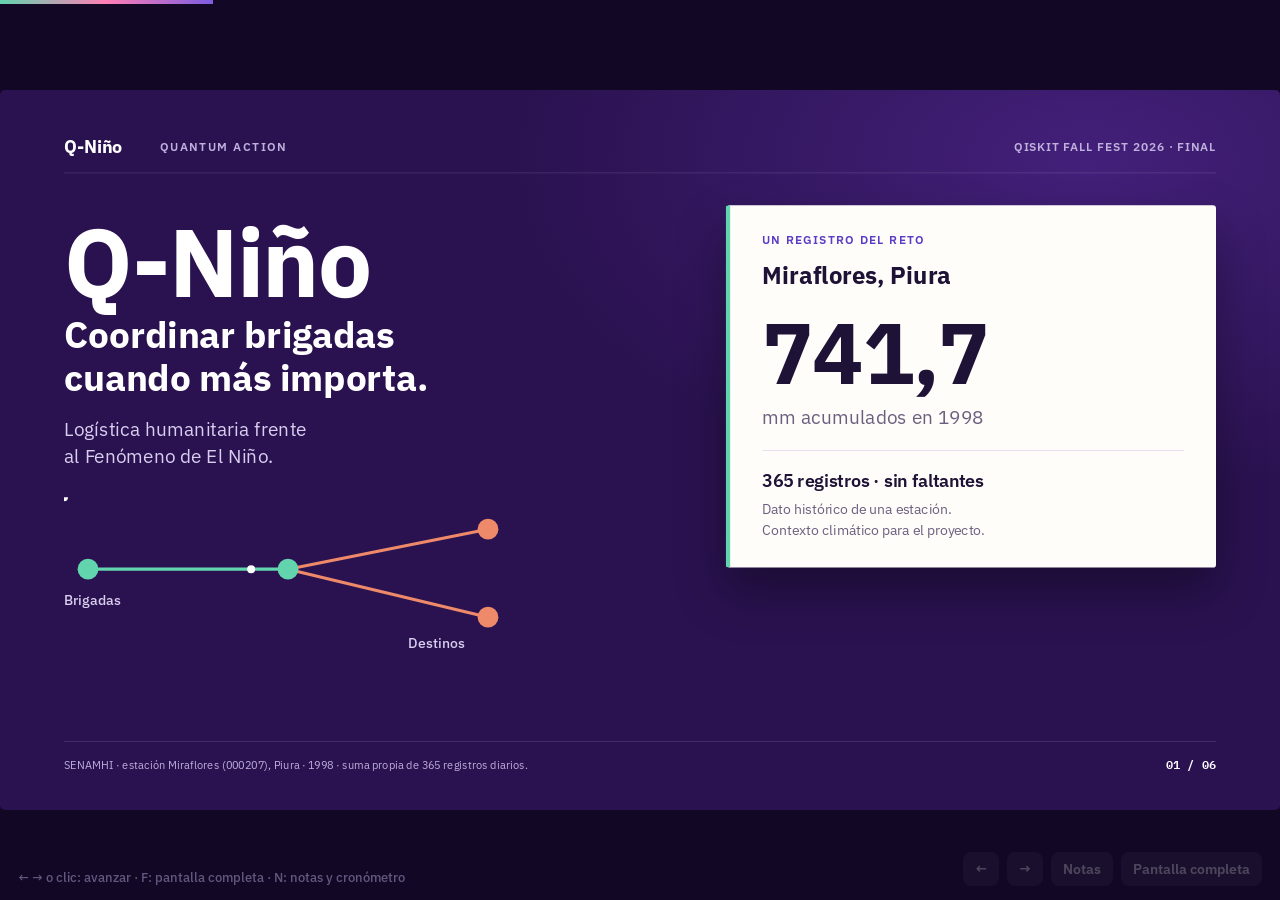
<file: slides/index.html>
<!doctype html>
<html lang="es">
<head>
<meta charset="utf-8">
<meta name="viewport" content="width=device-width, initial-scale=1">
<title>Q-Niño · Pitch final</title>
<link rel="preconnect" href="https://fonts.googleapis.com">
<link rel="stylesheet" href="https://fonts.googleapis.com/css2?family=IBM+Plex+Sans:wght@400;500;600;700&family=IBM+Plex+Mono:wght@500;600&display=swap">
<style>
:root{
  --night:#2A1250; --night2:#3A1C6B; --cream:#F6F1E9; --paper:#FFFDF9; --ink:#1E1236; --muted:#6B5F80; --line:#E2D8EC;
  --violet:#5B3CC4; --violet2:#7C5CE0; --lilac:#E9E1F8; --mint:#62D4AE; --coral:#EE8A6A; --pink:#FF7EB5; --sand:#F8E9CF;
  --sans:"IBM Plex Sans",system-ui,"Segoe UI",Arial,sans-serif; --mono:"IBM Plex Mono",ui-monospace,Consolas,monospace;
}
*{box-sizing:border-box}
html,body{margin:0;height:100%;background:#120826;overflow:hidden;font-family:var(--sans);color:var(--ink)}
#stage{position:fixed;inset:0}
#deck{width:1600px;height:900px;position:absolute;left:50%;top:50%;transform-origin:center}
.slide{position:absolute;inset:0;padding:56px 80px 44px;display:flex;flex-direction:column;background:var(--cream);overflow:hidden;
  opacity:0;visibility:hidden;transition:opacity .6s ease,visibility 0s .6s;border-radius:6px}
.slide.on{opacity:1;visibility:visible;transition:opacity .6s ease}
.slide.dark{background:radial-gradient(1200px 700px at 85% 10%,#43207A 0%,transparent 60%),var(--night);color:#fff}

/* cabecera y pie */
.top{display:flex;align-items:center;gap:48px;font:600 15px var(--sans);letter-spacing:.12em;text-transform:uppercase;color:var(--muted);padding-bottom:18px;border-bottom:1px solid var(--line)}
.top b{font-size:22px;letter-spacing:0;text-transform:none;color:var(--ink)}
.top span:last-child{margin-left:auto;letter-spacing:.06em}
.dark .top{color:#BFB0DD;border-color:rgba(255,255,255,.14)} .dark .top b{color:#fff}
.foot{margin-top:auto;display:flex;justify-content:space-between;align-items:center;padding-top:16px;border-top:1px solid var(--line);font-size:14px;color:var(--muted)}
.foot b{font:600 15px var(--mono);color:var(--ink)}
.dark .foot{border-color:rgba(255,255,255,.14);color:#BFB0DD} .dark .foot b{color:#fff}
h2{font-size:52px;line-height:1.1;margin:44px 0 8px;letter-spacing:-.01em}
.sub{font-size:22px;color:var(--muted);margin:0}
.dark .sub{color:#CFC3EA}

/* entradas: cada .a entra cuando su diapositiva está activa */
.a{opacity:0}
.on .a{animation:up .8s cubic-bezier(.2,.75,.2,1) both;animation-delay:calc(var(--d,0) * 1ms)}
.on .a.l{animation-name:left} .on .a.r{animation-name:right} .on .a.z{animation-name:zoom} .on .a.f{animation-name:fade}
@keyframes up{from{opacity:0;transform:translateY(34px)}to{opacity:1;transform:none}}
@keyframes left{from{opacity:0;transform:translateX(-50px)}to{opacity:1;transform:none}}
@keyframes right{from{opacity:0;transform:translateX(50px)}to{opacity:1;transform:none}}
@keyframes zoom{from{opacity:0;transform:scale(.8)}to{opacity:1;transform:none}}
@keyframes fade{from{opacity:0}to{opacity:1}}
.draw{stroke-dasharray:1;stroke-dashoffset:1}
.on .draw{animation:draw 1.1s cubic-bezier(.5,0,.2,1) both;animation-delay:calc(var(--d,0) * 1ms)}
@keyframes draw{to{stroke-dashoffset:0}}
.grow{transform:scaleX(0);transform-origin:left}
.on .grow{animation:grow .9s cubic-bezier(.3,.7,.2,1) both;animation-delay:calc(var(--d,0) * 1ms)}
@keyframes grow{to{transform:scaleX(1)}}
.num{font-variant-numeric:tabular-nums}

/* fondo de partículas en las oscuras */
.dots{position:absolute;inset:0;pointer-events:none;opacity:.55}
.dots i{position:absolute;width:6px;height:6px;border-radius:50%;background:var(--lilac);opacity:.0;animation:float 9s linear infinite}
@keyframes float{0%{opacity:0;transform:translateY(40px)}15%{opacity:.7}85%{opacity:.5}100%{opacity:0;transform:translateY(-260px)}}

/* 1 · portada */
.s1{display:grid;grid-template-columns:1.25fr 1fr;gap:60px;margin-top:40px;flex:1}
.s1 h1{font-size:120px;margin:10px 0 6px;letter-spacing:-.02em;line-height:1}
.s1 .claim{font-size:46px;font-weight:700;line-height:1.15;margin:0 0 22px}
.s1 .lead{font-size:24px;color:#D9CEF0;margin:0;line-height:1.4}
.graph{margin-top:34px}
.graph text{font:500 18px var(--sans);fill:#D9CEF0}
.flowdot{fill:#fff}
.card1{align-self:start;background:var(--paper);color:var(--ink);border-left:6px solid var(--mint);padding:34px 40px;border-radius:4px;box-shadow:0 30px 60px rgba(0,0,0,.35)}
.card1 .k{font:600 15px var(--sans);letter-spacing:.1em;color:var(--violet);text-transform:uppercase}
.card1 h3{font-size:30px;margin:14px 0 24px}
.card1 .big{font-size:108px;font-weight:700;line-height:1;letter-spacing:-.02em}
.card1 .u{font-size:24px;margin:10px 0 26px;color:var(--muted)}
.card1 hr{border:0;border-top:1px solid var(--line);margin:0 0 22px}
.card1 .r{font-size:22px;font-weight:600}
.card1 small{display:block;font-size:17px;color:var(--muted);margin-top:10px;line-height:1.5}
.rain{position:absolute;right:80px;top:110px;width:470px;height:420px;pointer-events:none;overflow:hidden;opacity:.35}
.rain i{position:absolute;top:-30px;width:2px;height:26px;background:linear-gradient(transparent,#B8C4FF);animation:drop 1.1s linear infinite}
@keyframes drop{to{transform:translateY(470px)}}

/* 2 · modelo */
.s2{display:grid;grid-template-columns:1fr 70px 1fr;align-items:center;margin-top:52px}
.mat{display:grid;gap:26px}
.mat .hd{display:flex;align-items:center;gap:26px}
.mat .L{font-size:96px;font-weight:700;color:var(--violet);line-height:.8}
.mat .t{font-size:28px;font-weight:600;line-height:1.2}
.pair{display:grid;grid-template-columns:auto 1fr auto;align-items:center;gap:20px;font-size:26px;font-weight:600}
.pair svg{overflow:visible}
.pair .v{font:700 26px var(--sans);fill:var(--violet)}
.times{font-size:56px;color:var(--muted);text-align:center}
.contrib{display:flex;align-items:center;gap:60px;margin-top:40px;padding:26px 0;border-top:1px solid var(--line);font-size:22px;color:var(--muted)}
.contrib b{font-size:40px;color:var(--violet)}
.formula{margin-top:20px;background:var(--night);color:#fff;border-radius:6px;padding:26px 36px;position:relative;overflow:hidden}
.formula b{font-size:36px}
.formula small{display:block;margin-top:8px;color:#CFC3EA;font-size:17px}
.formula::after{content:"";position:absolute;inset:0;background:linear-gradient(100deg,transparent 30%,rgba(255,255,255,.14) 50%,transparent 70%);transform:translateX(-100%);animation:shine 4s 2s ease-in-out infinite}
@keyframes shine{40%,100%{transform:translateX(100%)}}

/* 3 · Grover */
.pipe{display:grid;grid-template-columns:repeat(5,1fr);gap:34px;margin-top:52px;position:relative}
.st{position:relative;background:var(--lilac);border-radius:6px;padding:26px 24px;min-height:150px;transition:background .4s,color .4s,transform .4s,box-shadow .4s}
.st b{display:block;font-size:26px;margin-bottom:12px}
.st span{font-size:19px;color:var(--muted);line-height:1.35;transition:color .4s}
.st:not(:last-child)::after{content:"→";position:absolute;right:-27px;top:50%;transform:translateY(-50%);font-size:26px;color:var(--violet)}
.st.hot{background:var(--violet);color:#fff;transform:translateY(-8px);box-shadow:0 18px 34px rgba(91,60,196,.35)}
.st.hot span{color:#E7DEFF}
.st.first{background:var(--night);color:#fff} .st.first span{color:#CFC3EA}
.loop{margin:16px 0 0;height:56px}
.loop text{font:600 19px var(--sans);fill:var(--violet)}
.loop .ar{stroke-dasharray:8 8;animation:march 1s linear infinite}
@keyframes march{to{stroke-dashoffset:-16}}
.stats{display:grid;grid-template-columns:repeat(3,1fr);margin-top:30px}
.stats div{display:flex;align-items:center;gap:28px;padding:10px 40px;border-left:1px solid var(--line)}
.stats div:first-child{border:0;padding-left:0}
.stats b{font-size:84px;line-height:1}
.stats span{font-size:22px;color:var(--muted);line-height:1.3}
.note{font-size:19px;color:var(--muted);margin-top:30px}

/* 4 · demo */
.s4{display:grid;grid-template-columns:1fr 400px;gap:60px;margin-top:40px}
.rows .lab{display:grid;grid-template-columns:1fr 160px 1fr;font:600 15px var(--sans);letter-spacing:.1em;color:var(--muted);padding-bottom:14px}
.rw{display:grid;grid-template-columns:1fr 160px 1fr;align-items:center;font-size:28px;font-weight:600;padding:22px 0;border-bottom:1px solid var(--line)}
.rw svg{overflow:visible}
.cost{background:var(--night);color:#fff;border-radius:6px;padding:34px 36px;align-self:start;box-shadow:0 26px 50px rgba(42,18,80,.3)}
.cost .k{font:600 15px var(--sans);letter-spacing:.1em;color:#CFC3EA}
.cost .big{font-size:120px;font-weight:700;line-height:1;margin:22px 0 18px}
.cost p{margin:0;font-size:22px;color:var(--mint);font-weight:600;line-height:1.35}
.cost small{display:block;margin-top:24px;color:#CFC3EA;font-size:17px;line-height:1.45}
.btn{display:inline-flex;align-items:center;gap:12px;margin-top:34px;background:var(--violet);color:#fff;text-decoration:none;font-size:22px;font-weight:600;padding:16px 30px;border-radius:4px;transition:transform .2s,box-shadow .2s}
.btn:hover{transform:translateY(-2px);box-shadow:0 12px 24px rgba(91,60,196,.35)}
.btnrow{display:flex;align-items:center;gap:24px}
.btnrow span{color:var(--violet);font-size:20px;text-decoration:underline}

/* 5 · resultados */
.s5{display:grid;grid-template-columns:440px 1fr;gap:70px;margin-top:40px}
.s5 .big{font-size:150px;font-weight:700;color:var(--violet);line-height:1;letter-spacing:-.02em}
.s5 h3{font-size:32px;margin:18px 0 14px}
.s5 p{font-size:20px;color:var(--muted);margin:0;line-height:1.45}
.tbl .h,.tbl .r{display:grid;grid-template-columns:1fr 1fr 1fr;padding:0 18px}
.tbl .h{font:600 15px var(--sans);letter-spacing:.1em;color:var(--muted);padding-bottom:14px}
.tbl .r{font-size:26px;padding:16px 18px;border-bottom:1px solid var(--line);position:relative}
.tbl .r.hl{background:var(--lilac);font-weight:700}
.tbl .r .ok{color:#1C8C63;font-weight:700}
.strip{margin-top:auto;margin-bottom:24px;display:flex;align-items:center;gap:60px;background:var(--sand);border-left:5px solid var(--coral);padding:22px 30px;font-size:22px;font-weight:600}
.strip span{font:600 15px var(--sans);letter-spacing:.1em;color:#9A5A3A}

/* 6 · cierre */
.cols{display:grid;grid-template-columns:repeat(3,1fr);gap:60px;margin-top:56px}
.cols .bar{height:3px;border-radius:2px;margin-bottom:28px}
.cols b.n{font-size:56px;display:block}
.cols h4{font-size:30px;margin:14px 0 14px}
.cols p{font-size:21px;color:#D9CEF0;margin:0;line-height:1.45}
.end{display:flex;justify-content:space-between;align-items:end;margin-top:auto;margin-bottom:26px}
.end h3{font-size:56px;margin:0;line-height:1.12}
.end .qa{font:700 24px var(--sans);letter-spacing:.08em;text-align:right;color:var(--mint)}
.glow{animation:glow 3.5s ease-in-out infinite}
@keyframes glow{50%{text-shadow:0 0 30px rgba(98,212,174,.6)}}

/* controles */
#bar{position:fixed;left:0;top:0;height:4px;background:linear-gradient(90deg,var(--mint),var(--pink),var(--violet2));transition:width .5s ease;z-index:9}
#hud{position:fixed;right:18px;bottom:14px;display:flex;gap:8px;z-index:9;opacity:.25;transition:opacity .3s}
#hud:hover{opacity:1}
#hud button{border:0;border-radius:8px;background:rgba(255,255,255,.14);color:#fff;font:600 14px var(--sans);padding:8px 12px;cursor:pointer}
#notes{position:fixed;left:0;right:0;bottom:0;max-height:42vh;overflow:auto;background:rgba(16,8,32,.96);color:#EDE6FA;padding:18px 28px 22px;z-index:8;font-size:17px;line-height:1.5;border-top:2px solid var(--violet2)}
#notes h5{margin:0 0 8px;font:600 14px var(--mono);color:var(--mint);display:flex;gap:20px}
#notes p{margin:0 0 8px;white-space:pre-line}
#help{position:fixed;left:18px;bottom:14px;color:#9C8DBA;font:500 13px var(--sans);z-index:9;opacity:.6}
@media (prefers-reduced-motion: reduce){.a,.draw,.grow{animation:none!important;opacity:1!important;transform:none!important;stroke-dashoffset:0!important}}
</style>
</head>
<body>
<div id="bar"></div>
<div id="stage"><div id="deck">

<!-- 1 · Portada -->
<section class="slide dark" data-notes="Sebastian | 0:00–0:30 · EL PROBLEMA
Los registros de SENAMHI muestran la escala del reto: en mil novecientos noventa y ocho, la estación Miraflores, en Piura, acumuló más de mil ochocientos milímetros de lluvia.
Organizar la respuesta exige coordinar brigadas y destinos. Somos Quantum Action y construimos Q-Niño para comparar esas asignaciones y apoyar decisiones mejor informadas.
(No presentar el dato como actual ni como promedio regional.)">
  <div class="dots"></div>
  <div class="top a f"><b>Q-Niño</b><span>Quantum Action</span><span>Qiskit Fall Fest 2026 · Final</span></div>
  <div class="rain"></div>
  <div class="s1">
    <div>
      <h1 class="a" style="--d:150">Q-Niño</h1>
      <p class="claim a" style="--d:350">Coordinar brigadas<br>cuando más importa.</p>
      <p class="lead a" style="--d:550">Logística humanitaria frente<br>al Fenómeno de El Niño.</p>
      <svg class="graph" width="620" height="190" viewBox="0 0 620 190">
        <path id="g1" class="draw" style="--d:900" pathLength="1" d="M30 90 L280 90" stroke="var(--mint)" stroke-width="4" fill="none"/>
        <path id="g2" class="draw" style="--d:1300" pathLength="1" d="M280 90 L530 40" stroke="var(--coral)" stroke-width="4" fill="none"/>
        <path id="g3" class="draw" style="--d:1450" pathLength="1" d="M280 90 L530 150" stroke="var(--coral)" stroke-width="4" fill="none"/>
        <circle class="a z" style="--d:800" cx="30" cy="90" r="13" fill="var(--mint)"/>
        <circle class="a z" style="--d:1100" cx="280" cy="90" r="13" fill="var(--mint)"/>
        <circle class="a z" style="--d:1650" cx="530" cy="40" r="13" fill="var(--coral)"/>
        <circle class="a z" style="--d:1750" cx="530" cy="150" r="13" fill="var(--coral)"/>
        <circle class="flowdot" r="5"><animateMotion dur="2.6s" repeatCount="indefinite" path="M30 90 L280 90 L530 40"/></circle>
        <circle class="flowdot" r="5"><animateMotion dur="2.6s" begin="1.3s" repeatCount="indefinite" path="M30 90 L280 90 L530 150"/></circle>
        <text class="a f" style="--d:1800" x="0" y="135">Brigadas</text>
        <text class="a f" style="--d:1900" x="430" y="188">Destinos</text>
      </svg>
    </div>
    <div class="card1 a r" style="--d:700">
      <div class="k">Un registro del reto</div>
      <h3>Miraflores, Piura</h3>
      <div class="big num" data-count="1857.7" data-dec="1">0</div>
      <div class="u">mm acumulados en 1998</div>
      <hr>
      <div class="r">365 registros · sin faltantes</div>
      <small>Dato histórico de una estación.<br>Contexto climático para el proyecto.</small>
    </div>
  </div>
  <div class="foot a f" style="--d:400"><span>SENAMHI · estación Miraflores (000207), Piura · 1998 · suma propia de 365 registros diarios.</span><b>01 / 06</b></div>
</section>

<!-- 2 · Modelo -->
<section class="slide" data-notes="Jefry | 0:30–1:10 · EL MODELO
Modelamos el despliegue como un problema de asignación cuadrática: una brigada por zona y una zona por brigada.
La matriz F representa cuánto interactúan dos equipos. La matriz D representa la separación entre sus destinos. Minimizamos la suma de esos productos, contando cada pareja una vez. Por eso, mover una brigada cambia varias relaciones a la vez.
El contexto climático se sustenta en fuentes oficiales. Las matrices de esta demo siguen siendo sintéticas; vincular lluvia, rutas y coordinación requiere calibración.">
  <div class="top"><b>Q-Niño</b><span>Quantum Action</span><span>Qiskit Fall Fest 2026 · Final</span></div>
  <h2 class="a">Una asignación cambia varias relaciones</h2>
  <p class="sub a" style="--d:150">Una brigada por zona. Una zona por brigada.</p>
  <div class="s2">
    <div class="mat a l" style="--d:350">
      <div class="hd"><span class="L">F</span><span class="t">Interacción<br>entre brigadas</span></div>
      <div class="pair"><span>Médica</span><svg height="40" viewBox="0 0 200 40" preserveAspectRatio="none"><path class="draw" style="--d:800" pathLength="1" d="M8 28 H192" stroke="var(--violet)" stroke-width="4"/><circle cx="8" cy="28" r="7" fill="var(--violet)"/><circle class="a z" style="--d:1500" cx="192" cy="28" r="7" fill="var(--violet)"/><text class="v a f" style="--d:1400" x="100" y="14" text-anchor="middle">9</text></svg><span>Rescate</span></div>
    </div>
    <div class="times a z" style="--d:1700">×</div>
    <div class="mat a r" style="--d:550">
      <div class="hd"><span class="L">D</span><span class="t">Separación<br>entre destinos</span></div>
      <div class="pair"><span>Trujillo</span><svg height="40" viewBox="0 0 200 40" preserveAspectRatio="none"><path class="draw" style="--d:1000" pathLength="1" d="M8 28 H192" stroke="var(--violet)" stroke-width="4"/><circle cx="8" cy="28" r="7" fill="var(--violet)"/><circle class="a z" style="--d:1600" cx="192" cy="28" r="7" fill="var(--violet)"/><text class="v a f" style="--d:1500" x="100" y="14" text-anchor="middle">5</text></svg><span>Lambayeque</span></div>
    </div>
  </div>
  <div class="contrib a" style="--d:1900"><span>Esta pareja aporta</span><b>9 × 5 = <span class="num" data-count="45" data-delay="2100">0</span></b><span>unidades de coste ponderado</span></div>
  <div class="formula a" style="--d:2300"><b>Minimizar C(p) = Σ F[i,k] × D[p(i),p(k)]</b><small>i &lt; k · el coste total suma todas las parejas</small></div>
  <div class="foot"><span>Modelo QAP · cada pareja se cuenta una vez · matrices F/D sintéticas en esta demo.</span><b>02 / 06</b></div>
</section>

<!-- 3 · Grover -->
<section class="slide" data-notes="Luis | 1:10–1:55 · IMPLEMENTACIÓN Y COMPONENTE CUÁNTICO
Exploramos QUBO y QAOA y después implementamos búsqueda adaptativa de Grover.
Un bucle clásico mantiene la mejor asignación encontrada. El oráculo marca las alternativas de menor coste mediante un cambio de fase; la difusión amplifica su probabilidad y la medición produce otro candidato.
Qiskit construye y simula esos circuitos. Para cuatro brigadas, las veinticuatro asignaciones se indexan con cinco qubits, frente a dieciséis variables del QUBO. Son qubits de índice: un oráculo completo necesitaría recursos adicionales. Los índices sobrantes se descartan.">
  <div class="top"><b>Q-Niño</b><span>Quantum Action</span><span>Qiskit Fall Fest 2026 · Final</span></div>
  <h2 class="a">Grover explora asignaciones completas</h2>
  <p class="sub a" style="--d:150">Búsqueda adaptativa: conservar, amplificar y volver a comparar.</p>
  <div class="pipe" id="pipe">
    <div class="st first a" style="--d:400"><b>Umbral</b><span>Mejor coste conocido</span></div>
    <div class="st a" style="--d:600"><b>Superposición</b><span>Índices en un registro cuántico</span></div>
    <div class="st a" style="--d:800"><b>Oráculo</b><span>Marca alternativas de menor coste</span></div>
    <div class="st a" style="--d:1000"><b>Difusión</b><span>Amplifica los estados marcados</span></div>
    <div class="st a" style="--d:1200"><b>Medición</b><span>Obtiene otro candidato</span></div>
  </div>
  <svg class="loop a f" style="--d:1400" width="100%" viewBox="0 0 1440 56" preserveAspectRatio="none">
    <path class="ar" d="M1350 4 V30 H90 V8" stroke="var(--violet)" stroke-width="2.5" fill="none"/>
    <path d="M82 16 L90 4 L98 16" stroke="var(--violet)" stroke-width="2.5" fill="none"/>
    <rect x="560" y="16" width="320" height="30" fill="var(--cream)"/>
    <text x="720" y="38" text-anchor="middle">Si mejora, actualiza el umbral</text>
  </svg>
  <div class="stats">
    <div class="a" style="--d:1600"><b class="num" data-count="24" data-delay="1700">0</b><span>asignaciones<br>para N = 4</span></div>
    <div class="a" style="--d:1750"><b class="num" style="color:var(--violet)" data-count="5" data-delay="1850">0</b><span>qubits<br>de índice</span></div>
    <div class="a" style="--d:1900"><b class="num" data-count="16" data-delay="2000">0</b><span>variables<br>QUBO</span></div>
  </div>
  <p class="note a f" style="--d:2200">Un oráculo completo necesita recursos adicionales. Los índices sobrantes se descartan.</p>
  <div class="foot"><span>Qiskit: circuitos y simulación · control adaptativo clásico · oráculo idealizado con costes precalculados.</span><b>03 / 06</b></div>
</section>

<!-- 4 · Demo -->
<section class="slide" data-notes="Luis | 1:55–2:20 · DEMO BREVE
Aquí vemos cuatro brigadas y cuatro zonas. El resultado precalculado con Qiskit tiene coste doscientos dos, igual al óptimo exacto de esta matriz. Podemos inspeccionar la asignación, las relaciones que más pesan y las etapas del circuito.
(No ejecutar N=6 en directo. Respaldo de la asignación registrada: [3,2,1,0].)">
  <div class="top"><b>Q-Niño</b><span>Quantum Action</span><span>Qiskit Fall Fest 2026 · Final</span></div>
  <h2 class="a">Una decisión que se puede inspeccionar</h2>
  <p class="sub a" style="--d:150">Demo N = 4 · cuatro brigadas, cuatro zonas.</p>
  <div class="s4">
    <div class="rows">
      <div class="lab a f" style="--d:300"><span>Brigada</span><span></span><span>Destino</span></div>
      <div class="rw a l" style="--d:450"><span>Médica</span><svg height="20" viewBox="0 0 120 20"><path class="draw" style="--d:800" pathLength="1" d="M6 10 H108" stroke="var(--violet2)" stroke-width="3"/><circle cx="6" cy="10" r="6" fill="var(--violet2)"/><path d="M104 4 L114 10 L104 16" fill="var(--violet2)" class="a f" style="--d:1500"/></svg><span>Trujillo</span></div>
      <div class="rw a l" style="--d:600"><span>Rescate</span><svg height="20" viewBox="0 0 120 20"><path class="draw" style="--d:950" pathLength="1" d="M6 10 H108" stroke="var(--violet2)" stroke-width="3"/><circle cx="6" cy="10" r="6" fill="var(--violet2)"/><path d="M104 4 L114 10 L104 16" fill="var(--violet2)" class="a f" style="--d:1650"/></svg><span>Lambayeque</span></div>
      <div class="rw a l" style="--d:750"><span>Logística</span><svg height="20" viewBox="0 0 120 20"><path class="draw" style="--d:1100" pathLength="1" d="M6 10 H108" stroke="var(--coral)" stroke-width="3"/><circle cx="6" cy="10" r="6" fill="var(--coral)"/><path d="M104 4 L114 10 L104 16" fill="var(--coral)" class="a f" style="--d:1800"/></svg><span>Tumbes</span></div>
      <div class="rw a l" style="--d:900"><span>Agua y saneamiento</span><svg height="20" viewBox="0 0 120 20"><path class="draw" style="--d:1250" pathLength="1" d="M6 10 H108" stroke="#2E9E77" stroke-width="3"/><circle cx="6" cy="10" r="6" fill="#2E9E77"/><path d="M104 4 L114 10 L104 16" fill="#2E9E77" class="a f" style="--d:1950"/></svg><span>Piura</span></div>
      <div class="btnrow a" style="--d:2100"><a class="btn" href="/#simulador" target="_blank" rel="noopener">Abrir simulador ↗</a><span>q-nino.vercel.app</span></div>
    </div>
    <div class="cost a r" style="--d:1200">
      <div class="k">COSTE DE LA ASIGNACIÓN</div>
      <div class="big num" data-count="202" data-delay="1400">0</div>
      <p>Igual al óptimo exacto<br>de esta matriz.</p>
      <small>Coste ponderado;<br>no horas reales.</small>
    </div>
  </div>
  <div class="foot"><span>Resultado registrado en datos.js · N = 4 · Qiskit precalculado · datos sintéticos.</span><b>04 / 06</b></div>
</section>

<!-- 5 · Resultados -->
<section class="slide" data-notes="Jefry | 2:20–3:00 · RESULTADOS Y ESCALABILIDAD
En cuatro instancias sintéticas, de tres a seis brigadas, obtuvimos el óptimo en cuarenta de cuarenta ejecuciones registradas. Es evidencia acotada a esas pruebas.
[BLOQUE PENDIENTE, máximo 45 palabras: resultados reales N=10 / N≥14 — método clásico frente al híbrido, calidad factible, tiempo total y memoria.]
También debemos aislar el aporte del componente cuántico.">
  <div class="top"><b>Q-Niño</b><span>Quantum Action</span><span>Qiskit Fall Fest 2026 · Final</span></div>
  <h2 class="a">Resultados que podemos contrastar</h2>
  <p class="sub a" style="--d:150">Calidad de solución en cuatro instancias sintéticas.</p>
  <div class="s5">
    <div class="a l" style="--d:350">
      <div class="big num"><span data-count="40" data-delay="500">0</span>/40</div>
      <h3>resultados óptimos<br>registrados</h3>
      <p>Evidencia acotada<br>a estas cuatro instancias.</p>
    </div>
    <div class="tbl">
      <div class="h a f" style="--d:500"><span>TAMAÑO</span><span>COSTE ÓPTIMO</span><span>ACIERTOS</span></div>
      <div class="r hl a r" style="--d:650"><span>N = 3</span><span>285</span><span class="ok">10 / 10</span></div>
      <div class="r hl a r" style="--d:800"><span>N = 4</span><span>202</span><span class="ok">10 / 10</span></div>
      <div class="r a r" style="--d:950"><span>N = 5</span><span>415</span><span class="ok">10 / 10</span></div>
      <div class="r a r" style="--d:1100"><span>N = 6</span><span>933</span><span class="ok">10 / 10</span></div>
    </div>
  </div>
  <div class="strip a" style="--d:1400"><span>ESCALABILIDAD PARA LA FINAL</span>N = 10 / N ≥ 14: resultados del equipo pendientes de integrar.</div>
  <div class="foot"><span>datos.js · semilla 42 · 10 corridas por tamaño · óptimos de referencia calculados por enumeración.</span><b>05 / 06</b></div>
</section>

<!-- 6 · Cierre -->
<section class="slide dark" data-notes="Fabricio | 3:00–3:30 · APORTE Y OPORTUNIDAD
Nuestro aporte es que cada decisión se puede revisar: qué brigada va a cada zona, qué relaciones pesan más y cómo se compara con una referencia clásica. La oportunidad es reoptimizar cuando cambien las rutas o la información disponible. La mejora de consultas de Grover es teórica; convertirla en ahorro operativo es nuestra siguiente validación.
Sebastian | 3:30–3:45 · CIERRE
Q-Niño convierte un problema complejo en decisiones que podemos examinar. Buscamos una coordinación mejor informada cuando más importa. Somos Quantum Action. Gracias.">
  <div class="dots"></div>
  <div class="top"><b>Q-Niño</b><span>Quantum Action</span><span>Qiskit Fall Fest 2026 · Final</span></div>
  <h2 class="a">Cada decisión puede revisarse.</h2>
  <p class="sub a" style="--d:150">La oportunidad es volver a decidir cuando cambie la información.</p>
  <div class="cols">
    <div class="a" style="--d:400"><div class="bar grow" style="--d:450;background:var(--mint)"></div><b class="n" style="color:var(--mint)">01</b><h4>Aporte verificable</h4><p>Asignación, coste y<br>comparación clásica.</p></div>
    <div class="a" style="--d:650"><div class="bar grow" style="--d:700;background:#fff"></div><b class="n">02</b><h4>Reoptimizar</h4><p>Actualizar la decisión<br>si cambian rutas o demanda.</p></div>
    <div class="a" style="--d:900"><div class="bar grow" style="--d:950;background:var(--coral)"></div><b class="n" style="color:var(--coral)">03</b><h4>Potencial cuántico</h4><p>Explorar menos consultas<br>a un oráculo eficiente.</p></div>
  </div>
  <div class="end"><h3 class="a" style="--d:1400">Mejor coordinación,<br>cuando más importa.</h3><div class="qa a z glow" style="--d:1800">QUANTUM<br>ACTION</div></div>
  <div class="foot"><span>Ventaja de consultas teórica frente a búsqueda sin estructura. Ahorro total y tiempo en QPU por medir.</span><b>06 / 06</b></div>
</section>

</div></div>

<div id="notes" hidden><h5><span id="nSlide"></span><span id="nTime">00:00</span></h5><div id="nText"></div></div>
<div id="help">← → o clic: avanzar · F: pantalla completa · N: notas y cronómetro</div>
<div id="hud"><button id="bPrev" type="button">←</button><button id="bNext" type="button">→</button><button id="bNotes" type="button">Notas</button><button id="bFull" type="button">Pantalla completa</button></div>

<script src="/slides/deck.js"></script>
</body>
</html>
</file>
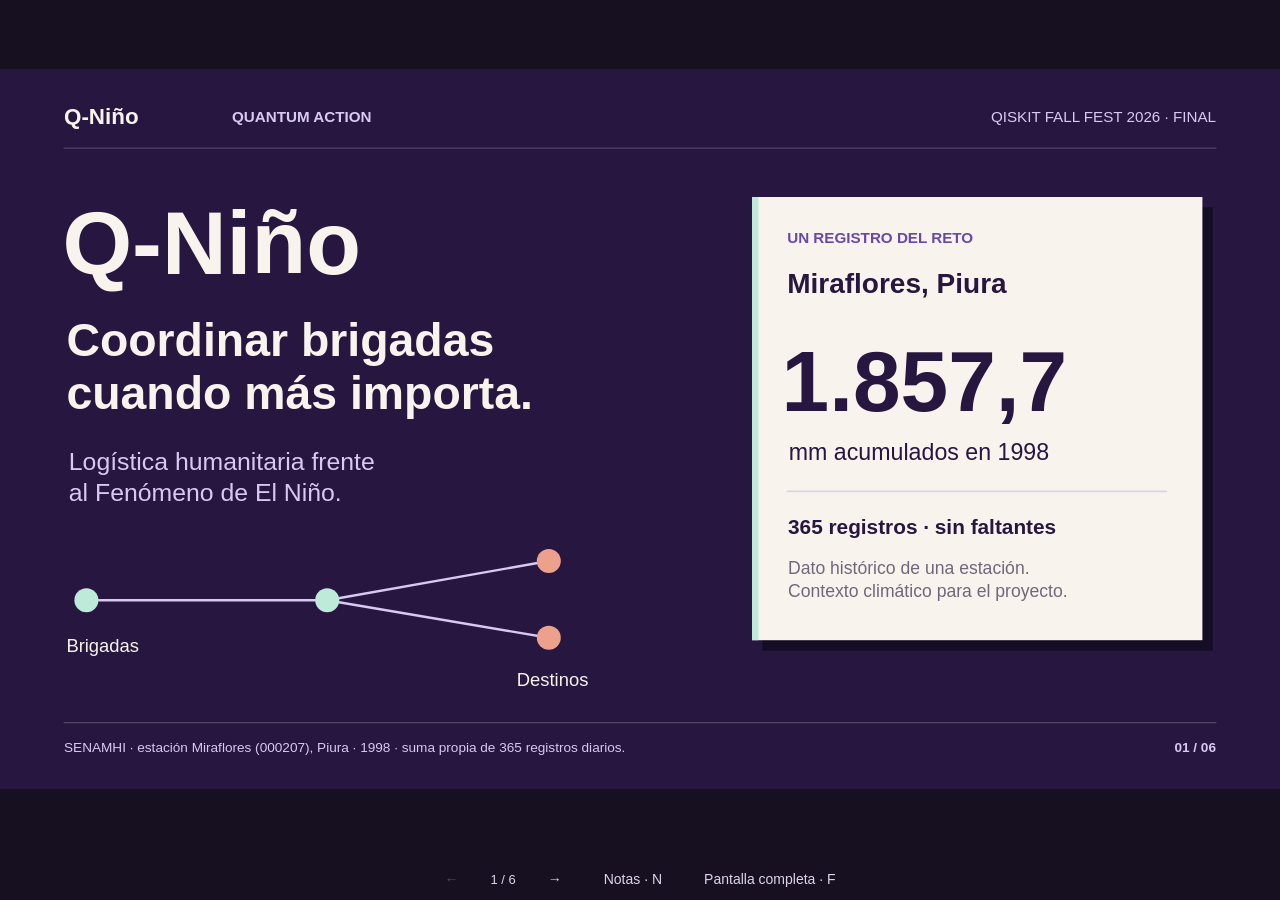
<file: slides/estatica.html>
<!doctype html>
<html lang="es"><head><meta charset="UTF-8"><meta name="viewport" content="width=device-width, initial-scale=1.0"><title>Q-Niño · Pitch para la final</title>  <script type="module" crossorigin>(function(){const H=document.createElement("link").relList;if(H&&H.supports&&H.supports("modulepreload"))return;for(const O of document.querySelectorAll('link[rel="modulepreload"]'))me(O);new MutationObserver(O=>{for(const M of O)if(M.type==="childList")for(const R of M.addedNodes)R.tagName==="LINK"&&R.rel==="modulepreload"&&me(R)}).observe(document,{childList:!0,subtree:!0});function y(O){const M={};return O.integrity&&(M.integrity=O.integrity),O.referrerPolicy&&(M.referrerPolicy=O.referrerPolicy),O.crossOrigin==="use-credentials"?M.credentials="include":O.crossOrigin==="anonymous"?M.credentials="omit":M.credentials="same-origin",M}function me(O){if(O.ep)return;O.ep=!0;const M=y(O);fetch(O.href,M)}})();function Df(D){return D&&D.__esModule&&Object.prototype.hasOwnProperty.call(D,"default")?D.default:D}var zo={exports:{}},P={};/**
 * @license React
 * react.production.min.js
 *
 * Copyright (c) Facebook, Inc. and its affiliates.
 *
 * This source code is licensed under the MIT license found in the
 * LICENSE file in the root directory of this source tree.
 */var Eu;function Af(){if(Eu)return P;Eu=1;var D=Symbol.for("react.element"),H=Symbol.for("react.portal"),y=Symbol.for("react.fragment"),me=Symbol.for("react.strict_mode"),O=Symbol.for("react.profiler"),M=Symbol.for("react.provider"),R=Symbol.for("react.context"),xe=Symbol.for("react.forward_ref"),ae=Symbol.for("react.suspense"),De=Symbol.for("react.memo"),on=Symbol.for("react.lazy"),ce=Symbol.iterator;function ie(c){return c===null||typeof c!="object"?null:(c=ce&&c[ce]||c["@@iterator"],typeof c=="function"?c:null)}var yt={isMounted:function(){return!1},enqueueForceUpdate:function(){},enqueueReplaceState:function(){},enqueueSetState:function(){}},He=Object.assign,X={};function $(c,m,L){this.props=c,this.context=m,this.refs=X,this.updater=L||yt}$.prototype.isReactComponent={},$.prototype.setState=function(c,m){if(typeof c!="object"&&typeof c!="function"&&c!=null)throw Error("setState(...): takes an object of state variables to update or a function which returns an object of state variables.");this.updater.enqueueSetState(this,c,m,"setState")},$.prototype.forceUpdate=function(c){this.updater.enqueueForceUpdate(this,c,"forceUpdate")};function ht(){}ht.prototype=$.prototype;function ot(c,m,L){this.props=c,this.context=m,this.refs=X,this.updater=L||yt}var Xe=ot.prototype=new ht;Xe.constructor=ot,He(Xe,$.prototype),Xe.isPureReactComponent=!0;var ve=Array.isArray,Ze=Object.prototype.hasOwnProperty,Se={current:null},Ae={key:!0,ref:!0,__self:!0,__source:!0};function Ve(c,m,L){var I,U={},j=null,K=null;if(m!=null)for(I in m.ref!==void 0&&(K=m.ref),m.key!==void 0&&(j=""+m.key),m)Ze.call(m,I)&&!Ae.hasOwnProperty(I)&&(U[I]=m[I]);var V=arguments.length-2;if(V===1)U.children=L;else if(1<V){for(var Z=Array(V),Re=0;Re<V;Re++)Z[Re]=arguments[Re+2];U.children=Z}if(c&&c.defaultProps)for(I in V=c.defaultProps,V)U[I]===void 0&&(U[I]=V[I]);return{$$typeof:D,type:c,key:j,ref:K,props:U,_owner:Se.current}}function Ft(c,m){return{$$typeof:D,type:c.type,key:m,ref:c.ref,props:c.props,_owner:c._owner}}function mt(c){return typeof c=="object"&&c!==null&&c.$$typeof===D}function $t(c){var m={"=":"=0",":":"=2"};return"$"+c.replace(/[=:]/g,function(L){return m[L]})}var at=/\/+/g;function Oe(c,m){return typeof c=="object"&&c!==null&&c.key!=null?$t(""+c.key):m.toString(36)}function Je(c,m,L,I,U){var j=typeof c;(j==="undefined"||j==="boolean")&&(c=null);var K=!1;if(c===null)K=!0;else switch(j){case"string":case"number":K=!0;break;case"object":switch(c.$$typeof){case D:case H:K=!0}}if(K)return K=c,U=U(K),c=I===""?"."+Oe(K,0):I,ve(U)?(L="",c!=null&&(L=c.replace(at,"$&/")+"/"),Je(U,m,L,"",function(Re){return Re})):U!=null&&(mt(U)&&(U=Ft(U,L+(!U.key||K&&K.key===U.key?"":(""+U.key).replace(at,"$&/")+"/")+c)),m.push(U)),1;if(K=0,I=I===""?".":I+":",ve(c))for(var V=0;V<c.length;V++){j=c[V];var Z=I+Oe(j,V);K+=Je(j,m,L,Z,U)}else if(Z=ie(c),typeof Z=="function")for(c=Z.call(c),V=0;!(j=c.next()).done;)j=j.value,Z=I+Oe(j,V++),K+=Je(j,m,L,Z,U);else if(j==="object")throw m=String(c),Error("Objects are not valid as a React child (found: "+(m==="[object Object]"?"object with keys {"+Object.keys(c).join(", ")+"}":m)+"). If you meant to render a collection of children, use an array instead.");return K}function st(c,m,L){if(c==null)return c;var I=[],U=0;return Je(c,I,"","",function(j){return m.call(L,j,U++)}),I}function Ne(c){if(c._status===-1){var m=c._result;m=m(),m.then(function(L){(c._status===0||c._status===-1)&&(c._status=1,c._result=L)},function(L){(c._status===0||c._status===-1)&&(c._status=2,c._result=L)}),c._status===-1&&(c._status=0,c._result=m)}if(c._status===1)return c._result.default;throw c._result}var te={current:null},w={transition:null},T={ReactCurrentDispatcher:te,ReactCurrentBatchConfig:w,ReactCurrentOwner:Se};function S(){throw Error("act(...) is not supported in production builds of React.")}return P.Children={map:st,forEach:function(c,m,L){st(c,function(){m.apply(this,arguments)},L)},count:function(c){var m=0;return st(c,function(){m++}),m},toArray:function(c){return st(c,function(m){return m})||[]},only:function(c){if(!mt(c))throw Error("React.Children.only expected to receive a single React element child.");return c}},P.Component=$,P.Fragment=y,P.Profiler=O,P.PureComponent=ot,P.StrictMode=me,P.Suspense=ae,P.__SECRET_INTERNALS_DO_NOT_USE_OR_YOU_WILL_BE_FIRED=T,P.act=S,P.cloneElement=function(c,m,L){if(c==null)throw Error("React.cloneElement(...): The argument must be a React element, but you passed "+c+".");var I=He({},c.props),U=c.key,j=c.ref,K=c._owner;if(m!=null){if(m.ref!==void 0&&(j=m.ref,K=Se.current),m.key!==void 0&&(U=""+m.key),c.type&&c.type.defaultProps)var V=c.type.defaultProps;for(Z in m)Ze.call(m,Z)&&!Ae.hasOwnProperty(Z)&&(I[Z]=m[Z]===void 0&&V!==void 0?V[Z]:m[Z])}var Z=arguments.length-2;if(Z===1)I.children=L;else if(1<Z){V=Array(Z);for(var Re=0;Re<Z;Re++)V[Re]=arguments[Re+2];I.children=V}return{$$typeof:D,type:c.type,key:U,ref:j,props:I,_owner:K}},P.createContext=function(c){return c={$$typeof:R,_currentValue:c,_currentValue2:c,_threadCount:0,Provider:null,Consumer:null,_defaultValue:null,_globalName:null},c.Provider={$$typeof:M,_context:c},c.Consumer=c},P.createElement=Ve,P.createFactory=function(c){var m=Ve.bind(null,c);return m.type=c,m},P.createRef=function(){return{current:null}},P.forwardRef=function(c){return{$$typeof:xe,render:c}},P.isValidElement=mt,P.lazy=function(c){return{$$typeof:on,_payload:{_status:-1,_result:c},_init:Ne}},P.memo=function(c,m){return{$$typeof:De,type:c,compare:m===void 0?null:m}},P.startTransition=function(c){var m=w.transition;w.transition={};try{c()}finally{w.transition=m}},P.unstable_act=S,P.useCallback=function(c,m){return te.current.useCallback(c,m)},P.useContext=function(c){return te.current.useContext(c)},P.useDebugValue=function(){},P.useDeferredValue=function(c){return te.current.useDeferredValue(c)},P.useEffect=function(c,m){return te.current.useEffect(c,m)},P.useId=function(){return te.current.useId()},P.useImperativeHandle=function(c,m,L){return te.current.useImperativeHandle(c,m,L)},P.useInsertionEffect=function(c,m){return te.current.useInsertionEffect(c,m)},P.useLayoutEffect=function(c,m){return te.current.useLayoutEffect(c,m)},P.useMemo=function(c,m){return te.current.useMemo(c,m)},P.useReducer=function(c,m,L){return te.current.useReducer(c,m,L)},P.useRef=function(c){return te.current.useRef(c)},P.useState=function(c){return te.current.useState(c)},P.useSyncExternalStore=function(c,m,L){return te.current.useSyncExternalStore(c,m,L)},P.useTransition=function(){return te.current.useTransition()},P.version="18.3.1",P}var Su;function Nu(){return Su||(Su=1,zo.exports=Af()),zo.exports}var Ln=Nu();const Ce=Df(Ln);var Al={},Fo={exports:{}},Me={},Co={exports:{}},Do={};/**
 * @license React
 * scheduler.production.min.js
 *
 * Copyright (c) Facebook, Inc. and its affiliates.
 *
 * This source code is licensed under the MIT license found in the
 * LICENSE file in the root directory of this source tree.
 */var zu;function Nf(){return zu||(zu=1,(function(D){function H(w,T){var S=w.length;w.push(T);e:for(;0<S;){var c=S-1>>>1,m=w[c];if(0<O(m,T))w[c]=T,w[S]=m,S=c;else break e}}function y(w){return w.length===0?null:w[0]}function me(w){if(w.length===0)return null;var T=w[0],S=w.pop();if(S!==T){w[0]=S;e:for(var c=0,m=w.length,L=m>>>1;c<L;){var I=2*(c+1)-1,U=w[I],j=I+1,K=w[j];if(0>O(U,S))j<m&&0>O(K,U)?(w[c]=K,w[j]=S,c=j):(w[c]=U,w[I]=S,c=I);else if(j<m&&0>O(K,S))w[c]=K,w[j]=S,c=j;else break e}}return T}function O(w,T){var S=w.sortIndex-T.sortIndex;return S!==0?S:w.id-T.id}if(typeof performance=="object"&&typeof performance.now=="function"){var M=performance;D.unstable_now=function(){return M.now()}}else{var R=Date,xe=R.now();D.unstable_now=function(){return R.now()-xe}}var ae=[],De=[],on=1,ce=null,ie=3,yt=!1,He=!1,X=!1,$=typeof setTimeout=="function"?setTimeout:null,ht=typeof clearTimeout=="function"?clearTimeout:null,ot=typeof setImmediate<"u"?setImmediate:null;typeof navigator<"u"&&navigator.scheduling!==void 0&&navigator.scheduling.isInputPending!==void 0&&navigator.scheduling.isInputPending.bind(navigator.scheduling);function Xe(w){for(var T=y(De);T!==null;){if(T.callback===null)me(De);else if(T.startTime<=w)me(De),T.sortIndex=T.expirationTime,H(ae,T);else break;T=y(De)}}function ve(w){if(X=!1,Xe(w),!He)if(y(ae)!==null)He=!0,Ne(Ze);else{var T=y(De);T!==null&&te(ve,T.startTime-w)}}function Ze(w,T){He=!1,X&&(X=!1,ht(Ve),Ve=-1),yt=!0;var S=ie;try{for(Xe(T),ce=y(ae);ce!==null&&(!(ce.expirationTime>T)||w&&!$t());){var c=ce.callback;if(typeof c=="function"){ce.callback=null,ie=ce.priorityLevel;var m=c(ce.expirationTime<=T);T=D.unstable_now(),typeof m=="function"?ce.callback=m:ce===y(ae)&&me(ae),Xe(T)}else me(ae);ce=y(ae)}if(ce!==null)var L=!0;else{var I=y(De);I!==null&&te(ve,I.startTime-T),L=!1}return L}finally{ce=null,ie=S,yt=!1}}var Se=!1,Ae=null,Ve=-1,Ft=5,mt=-1;function $t(){return!(D.unstable_now()-mt<Ft)}function at(){if(Ae!==null){var w=D.unstable_now();mt=w;var T=!0;try{T=Ae(!0,w)}finally{T?Oe():(Se=!1,Ae=null)}}else Se=!1}var Oe;if(typeof ot=="function")Oe=function(){ot(at)};else if(typeof MessageChannel<"u"){var Je=new MessageChannel,st=Je.port2;Je.port1.onmessage=at,Oe=function(){st.postMessage(null)}}else Oe=function(){$(at,0)};function Ne(w){Ae=w,Se||(Se=!0,Oe())}function te(w,T){Ve=$(function(){w(D.unstable_now())},T)}D.unstable_IdlePriority=5,D.unstable_ImmediatePriority=1,D.unstable_LowPriority=4,D.unstable_NormalPriority=3,D.unstable_Profiling=null,D.unstable_UserBlockingPriority=2,D.unstable_cancelCallback=function(w){w.callback=null},D.unstable_continueExecution=function(){He||yt||(He=!0,Ne(Ze))},D.unstable_forceFrameRate=function(w){0>w||125<w?console.error("forceFrameRate takes a positive int between 0 and 125, forcing frame rates higher than 125 fps is not supported"):Ft=0<w?Math.floor(1e3/w):5},D.unstable_getCurrentPriorityLevel=function(){return ie},D.unstable_getFirstCallbackNode=function(){return y(ae)},D.unstable_next=function(w){switch(ie){case 1:case 2:case 3:var T=3;break;default:T=ie}var S=ie;ie=T;try{return w()}finally{ie=S}},D.unstable_pauseExecution=function(){},D.unstable_requestPaint=function(){},D.unstable_runWithPriority=function(w,T){switch(w){case 1:case 2:case 3:case 4:case 5:break;default:w=3}var S=ie;ie=w;try{return T()}finally{ie=S}},D.unstable_scheduleCallback=function(w,T,S){var c=D.unstable_now();switch(typeof S=="object"&&S!==null?(S=S.delay,S=typeof S=="number"&&0<S?c+S:c):S=c,w){case 1:var m=-1;break;case 2:m=250;break;case 5:m=1073741823;break;case 4:m=1e4;break;default:m=5e3}return m=S+m,w={id:on++,callback:T,priorityLevel:w,startTime:S,expirationTime:m,sortIndex:-1},S>c?(w.sortIndex=S,H(De,w),y(ae)===null&&w===y(De)&&(X?(ht(Ve),Ve=-1):X=!0,te(ve,S-c))):(w.sortIndex=m,H(ae,w),He||yt||(He=!0,Ne(Ze))),w},D.unstable_shouldYield=$t,D.unstable_wrapCallback=function(w){var T=ie;return function(){var S=ie;ie=T;try{return w.apply(this,arguments)}finally{ie=S}}}})(Do)),Do}var Fu;function Tf(){return Fu||(Fu=1,Co.exports=Nf()),Co.exports}/**
 * @license React
 * react-dom.production.min.js
 *
 * Copyright (c) Facebook, Inc. and its affiliates.
 *
 * This source code is licensed under the MIT license found in the
 * LICENSE file in the root directory of this source tree.
 */var Cu;function _f(){if(Cu)return Me;Cu=1;var D=Nu(),H=Tf();function y(e){for(var t="https://reactjs.org/docs/error-decoder.html?invariant="+e,n=1;n<arguments.length;n++)t+="&args[]="+encodeURIComponent(arguments[n]);return"Minified React error #"+e+"; visit "+t+" for the full message or use the non-minified dev environment for full errors and additional helpful warnings."}var me=new Set,O={};function M(e,t){R(e,t),R(e+"Capture",t)}function R(e,t){for(O[e]=t,e=0;e<t.length;e++)me.add(t[e])}var xe=!(typeof window>"u"||typeof window.document>"u"||typeof window.document.createElement>"u"),ae=Object.prototype.hasOwnProperty,De=/^[:A-Z_a-z\u00C0-\u00D6\u00D8-\u00F6\u00F8-\u02FF\u0370-\u037D\u037F-\u1FFF\u200C-\u200D\u2070-\u218F\u2C00-\u2FEF\u3001-\uD7FF\uF900-\uFDCF\uFDF0-\uFFFD][:A-Z_a-z\u00C0-\u00D6\u00D8-\u00F6\u00F8-\u02FF\u0370-\u037D\u037F-\u1FFF\u200C-\u200D\u2070-\u218F\u2C00-\u2FEF\u3001-\uD7FF\uF900-\uFDCF\uFDF0-\uFFFD\-.0-9\u00B7\u0300-\u036F\u203F-\u2040]*$/,on={},ce={};function ie(e){return ae.call(ce,e)?!0:ae.call(on,e)?!1:De.test(e)?ce[e]=!0:(on[e]=!0,!1)}function yt(e,t,n,r){if(n!==null&&n.type===0)return!1;switch(typeof t){case"function":case"symbol":return!0;case"boolean":return r?!1:n!==null?!n.acceptsBooleans:(e=e.toLowerCase().slice(0,5),e!=="data-"&&e!=="aria-");default:return!1}}function He(e,t,n,r){if(t===null||typeof t>"u"||yt(e,t,n,r))return!0;if(r)return!1;if(n!==null)switch(n.type){case 3:return!t;case 4:return t===!1;case 5:return isNaN(t);case 6:return isNaN(t)||1>t}return!1}function X(e,t,n,r,l,i,o){this.acceptsBooleans=t===2||t===3||t===4,this.attributeName=r,this.attributeNamespace=l,this.mustUseProperty=n,this.propertyName=e,this.type=t,this.sanitizeURL=i,this.removeEmptyString=o}var $={};"children dangerouslySetInnerHTML defaultValue defaultChecked innerHTML suppressContentEditableWarning suppressHydrationWarning style".split(" ").forEach(function(e){$[e]=new X(e,0,!1,e,null,!1,!1)}),[["acceptCharset","accept-charset"],["className","class"],["htmlFor","for"],["httpEquiv","http-equiv"]].forEach(function(e){var t=e[0];$[t]=new X(t,1,!1,e[1],null,!1,!1)}),["contentEditable","draggable","spellCheck","value"].forEach(function(e){$[e]=new X(e,2,!1,e.toLowerCase(),null,!1,!1)}),["autoReverse","externalResourcesRequired","focusable","preserveAlpha"].forEach(function(e){$[e]=new X(e,2,!1,e,null,!1,!1)}),"allowFullScreen async autoFocus autoPlay controls default defer disabled disablePictureInPicture disableRemotePlayback formNoValidate hidden loop noModule noValidate open playsInline readOnly required reversed scoped seamless itemScope".split(" ").forEach(function(e){$[e]=new X(e,3,!1,e.toLowerCase(),null,!1,!1)}),["checked","multiple","muted","selected"].forEach(function(e){$[e]=new X(e,3,!0,e,null,!1,!1)}),["capture","download"].forEach(function(e){$[e]=new X(e,4,!1,e,null,!1,!1)}),["cols","rows","size","span"].forEach(function(e){$[e]=new X(e,6,!1,e,null,!1,!1)}),["rowSpan","start"].forEach(function(e){$[e]=new X(e,5,!1,e.toLowerCase(),null,!1,!1)});var ht=/[\-:]([a-z])/g;function ot(e){return e[1].toUpperCase()}"accent-height alignment-baseline arabic-form baseline-shift cap-height clip-path clip-rule color-interpolation color-interpolation-filters color-profile color-rendering dominant-baseline enable-background fill-opacity fill-rule flood-color flood-opacity font-family font-size font-size-adjust font-stretch font-style font-variant font-weight glyph-name glyph-orientation-horizontal glyph-orientation-vertical horiz-adv-x horiz-origin-x image-rendering letter-spacing lighting-color marker-end marker-mid marker-start overline-position overline-thickness paint-order panose-1 pointer-events rendering-intent shape-rendering stop-color stop-opacity strikethrough-position strikethrough-thickness stroke-dasharray stroke-dashoffset stroke-linecap stroke-linejoin stroke-miterlimit stroke-opacity stroke-width text-anchor text-decoration text-rendering underline-position underline-thickness unicode-bidi unicode-range units-per-em v-alphabetic v-hanging v-ideographic v-mathematical vector-effect vert-adv-y vert-origin-x vert-origin-y word-spacing writing-mode xmlns:xlink x-height".split(" ").forEach(function(e){var t=e.replace(ht,ot);$[t]=new X(t,1,!1,e,null,!1,!1)}),"xlink:actuate xlink:arcrole xlink:role xlink:show xlink:title xlink:type".split(" ").forEach(function(e){var t=e.replace(ht,ot);$[t]=new X(t,1,!1,e,"http://www.w3.org/1999/xlink",!1,!1)}),["xml:base","xml:lang","xml:space"].forEach(function(e){var t=e.replace(ht,ot);$[t]=new X(t,1,!1,e,"http://www.w3.org/XML/1998/namespace",!1,!1)}),["tabIndex","crossOrigin"].forEach(function(e){$[e]=new X(e,1,!1,e.toLowerCase(),null,!1,!1)}),$.xlinkHref=new X("xlinkHref",1,!1,"xlink:href","http://www.w3.org/1999/xlink",!0,!1),["src","href","action","formAction"].forEach(function(e){$[e]=new X(e,1,!1,e.toLowerCase(),null,!0,!0)});function Xe(e,t,n,r){var l=$.hasOwnProperty(t)?$[t]:null;(l!==null?l.type!==0:r||!(2<t.length)||t[0]!=="o"&&t[0]!=="O"||t[1]!=="n"&&t[1]!=="N")&&(He(t,n,l,r)&&(n=null),r||l===null?ie(t)&&(n===null?e.removeAttribute(t):e.setAttribute(t,""+n)):l.mustUseProperty?e[l.propertyName]=n===null?l.type===3?!1:"":n:(t=l.attributeName,r=l.attributeNamespace,n===null?e.removeAttribute(t):(l=l.type,n=l===3||l===4&&n===!0?"":""+n,r?e.setAttributeNS(r,t,n):e.setAttribute(t,n))))}var ve=D.__SECRET_INTERNALS_DO_NOT_USE_OR_YOU_WILL_BE_FIRED,Ze=Symbol.for("react.element"),Se=Symbol.for("react.portal"),Ae=Symbol.for("react.fragment"),Ve=Symbol.for("react.strict_mode"),Ft=Symbol.for("react.profiler"),mt=Symbol.for("react.provider"),$t=Symbol.for("react.context"),at=Symbol.for("react.forward_ref"),Oe=Symbol.for("react.suspense"),Je=Symbol.for("react.suspense_list"),st=Symbol.for("react.memo"),Ne=Symbol.for("react.lazy"),te=Symbol.for("react.offscreen"),w=Symbol.iterator;function T(e){return e===null||typeof e!="object"?null:(e=w&&e[w]||e["@@iterator"],typeof e=="function"?e:null)}var S=Object.assign,c;function m(e){if(c===void 0)try{throw Error()}catch(n){var t=n.stack.trim().match(/\n( *(at )?)/);c=t&&t[1]||""}return`
`+c+e}var L=!1;function I(e,t){if(!e||L)return"";L=!0;var n=Error.prepareStackTrace;Error.prepareStackTrace=void 0;try{if(t)if(t=function(){throw Error()},Object.defineProperty(t.prototype,"props",{set:function(){throw Error()}}),typeof Reflect=="object"&&Reflect.construct){try{Reflect.construct(t,[])}catch(p){var r=p}Reflect.construct(e,[],t)}else{try{t.call()}catch(p){r=p}e.call(t.prototype)}else{try{throw Error()}catch(p){r=p}e()}}catch(p){if(p&&r&&typeof p.stack=="string"){for(var l=p.stack.split(`
`),i=r.stack.split(`
`),o=l.length-1,a=i.length-1;1<=o&&0<=a&&l[o]!==i[a];)a--;for(;1<=o&&0<=a;o--,a--)if(l[o]!==i[a]){if(o!==1||a!==1)do if(o--,a--,0>a||l[o]!==i[a]){var s=`
`+l[o].replace(" at new "," at ");return e.displayName&&s.includes("<anonymous>")&&(s=s.replace("<anonymous>",e.displayName)),s}while(1<=o&&0<=a);break}}}finally{L=!1,Error.prepareStackTrace=n}return(e=e?e.displayName||e.name:"")?m(e):""}function U(e){switch(e.tag){case 5:return m(e.type);case 16:return m("Lazy");case 13:return m("Suspense");case 19:return m("SuspenseList");case 0:case 2:case 15:return e=I(e.type,!1),e;case 11:return e=I(e.type.render,!1),e;case 1:return e=I(e.type,!0),e;default:return""}}function j(e){if(e==null)return null;if(typeof e=="function")return e.displayName||e.name||null;if(typeof e=="string")return e;switch(e){case Ae:return"Fragment";case Se:return"Portal";case Ft:return"Profiler";case Ve:return"StrictMode";case Oe:return"Suspense";case Je:return"SuspenseList"}if(typeof e=="object")switch(e.$$typeof){case $t:return(e.displayName||"Context")+".Consumer";case mt:return(e._context.displayName||"Context")+".Provider";case at:var t=e.render;return e=e.displayName,e||(e=t.displayName||t.name||"",e=e!==""?"ForwardRef("+e+")":"ForwardRef"),e;case st:return t=e.displayName||null,t!==null?t:j(e.type)||"Memo";case Ne:t=e._payload,e=e._init;try{return j(e(t))}catch{}}return null}function K(e){var t=e.type;switch(e.tag){case 24:return"Cache";case 9:return(t.displayName||"Context")+".Consumer";case 10:return(t._context.displayName||"Context")+".Provider";case 18:return"DehydratedFragment";case 11:return e=t.render,e=e.displayName||e.name||"",t.displayName||(e!==""?"ForwardRef("+e+")":"ForwardRef");case 7:return"Fragment";case 5:return t;case 4:return"Portal";case 3:return"Root";case 6:return"Text";case 16:return j(t);case 8:return t===Ve?"StrictMode":"Mode";case 22:return"Offscreen";case 12:return"Profiler";case 21:return"Scope";case 13:return"Suspense";case 19:return"SuspenseList";case 25:return"TracingMarker";case 1:case 0:case 17:case 2:case 14:case 15:if(typeof t=="function")return t.displayName||t.name||null;if(typeof t=="string")return t}return null}function V(e){switch(typeof e){case"boolean":case"number":case"string":case"undefined":return e;case"object":return e;default:return""}}function Z(e){var t=e.type;return(e=e.nodeName)&&e.toLowerCase()==="input"&&(t==="checkbox"||t==="radio")}function Re(e){var t=Z(e)?"checked":"value",n=Object.getOwnPropertyDescriptor(e.constructor.prototype,t),r=""+e[t];if(!e.hasOwnProperty(t)&&typeof n<"u"&&typeof n.get=="function"&&typeof n.set=="function"){var l=n.get,i=n.set;return Object.defineProperty(e,t,{configurable:!0,get:function(){return l.call(this)},set:function(o){r=""+o,i.call(this,o)}}),Object.defineProperty(e,t,{enumerable:n.enumerable}),{getValue:function(){return r},setValue:function(o){r=""+o},stopTracking:function(){e._valueTracker=null,delete e[t]}}}}function vr(e){e._valueTracker||(e._valueTracker=Re(e))}function Ao(e){if(!e)return!1;var t=e._valueTracker;if(!t)return!0;var n=t.getValue(),r="";return e&&(r=Z(e)?e.checked?"true":"false":e.value),e=r,e!==n?(t.setValue(e),!0):!1}function gr(e){if(e=e||(typeof document<"u"?document:void 0),typeof e>"u")return null;try{return e.activeElement||e.body}catch{return e.body}}function Tl(e,t){var n=t.checked;return S({},t,{defaultChecked:void 0,defaultValue:void 0,value:void 0,checked:n??e._wrapperState.initialChecked})}function No(e,t){var n=t.defaultValue==null?"":t.defaultValue,r=t.checked!=null?t.checked:t.defaultChecked;n=V(t.value!=null?t.value:n),e._wrapperState={initialChecked:r,initialValue:n,controlled:t.type==="checkbox"||t.type==="radio"?t.checked!=null:t.value!=null}}function To(e,t){t=t.checked,t!=null&&Xe(e,"checked",t,!1)}function _l(e,t){To(e,t);var n=V(t.value),r=t.type;if(n!=null)r==="number"?(n===0&&e.value===""||e.value!=n)&&(e.value=""+n):e.value!==""+n&&(e.value=""+n);else if(r==="submit"||r==="reset"){e.removeAttribute("value");return}t.hasOwnProperty("value")?Ll(e,t.type,n):t.hasOwnProperty("defaultValue")&&Ll(e,t.type,V(t.defaultValue)),t.checked==null&&t.defaultChecked!=null&&(e.defaultChecked=!!t.defaultChecked)}function _o(e,t,n){if(t.hasOwnProperty("value")||t.hasOwnProperty("defaultValue")){var r=t.type;if(!(r!=="submit"&&r!=="reset"||t.value!==void 0&&t.value!==null))return;t=""+e._wrapperState.initialValue,n||t===e.value||(e.value=t),e.defaultValue=t}n=e.name,n!==""&&(e.name=""),e.defaultChecked=!!e._wrapperState.initialChecked,n!==""&&(e.name=n)}function Ll(e,t,n){(t!=="number"||gr(e.ownerDocument)!==e)&&(n==null?e.defaultValue=""+e._wrapperState.initialValue:e.defaultValue!==""+n&&(e.defaultValue=""+n))}var Pn=Array.isArray;function an(e,t,n,r){if(e=e.options,t){t={};for(var l=0;l<n.length;l++)t["$"+n[l]]=!0;for(n=0;n<e.length;n++)l=t.hasOwnProperty("$"+e[n].value),e[n].selected!==l&&(e[n].selected=l),l&&r&&(e[n].defaultSelected=!0)}else{for(n=""+V(n),t=null,l=0;l<e.length;l++){if(e[l].value===n){e[l].selected=!0,r&&(e[l].defaultSelected=!0);return}t!==null||e[l].disabled||(t=e[l])}t!==null&&(t.selected=!0)}}function Pl(e,t){if(t.dangerouslySetInnerHTML!=null)throw Error(y(91));return S({},t,{value:void 0,defaultValue:void 0,children:""+e._wrapperState.initialValue})}function Lo(e,t){var n=t.value;if(n==null){if(n=t.children,t=t.defaultValue,n!=null){if(t!=null)throw Error(y(92));if(Pn(n)){if(1<n.length)throw Error(y(93));n=n[0]}t=n}t==null&&(t=""),n=t}e._wrapperState={initialValue:V(n)}}function Po(e,t){var n=V(t.value),r=V(t.defaultValue);n!=null&&(n=""+n,n!==e.value&&(e.value=n),t.defaultValue==null&&e.defaultValue!==n&&(e.defaultValue=n)),r!=null&&(e.defaultValue=""+r)}function Io(e){var t=e.textContent;t===e._wrapperState.initialValue&&t!==""&&t!==null&&(e.value=t)}function Mo(e){switch(e){case"svg":return"http://www.w3.org/2000/svg";case"math":return"http://www.w3.org/1998/Math/MathML";default:return"http://www.w3.org/1999/xhtml"}}function Il(e,t){return e==null||e==="http://www.w3.org/1999/xhtml"?Mo(t):e==="http://www.w3.org/2000/svg"&&t==="foreignObject"?"http://www.w3.org/1999/xhtml":e}var wr,Oo=(function(e){return typeof MSApp<"u"&&MSApp.execUnsafeLocalFunction?function(t,n,r,l){MSApp.execUnsafeLocalFunction(function(){return e(t,n,r,l)})}:e})(function(e,t){if(e.namespaceURI!=="http://www.w3.org/2000/svg"||"innerHTML"in e)e.innerHTML=t;else{for(wr=wr||document.createElement("div"),wr.innerHTML="<svg>"+t.valueOf().toString()+"</svg>",t=wr.firstChild;e.firstChild;)e.removeChild(e.firstChild);for(;t.firstChild;)e.appendChild(t.firstChild)}});function In(e,t){if(t){var n=e.firstChild;if(n&&n===e.lastChild&&n.nodeType===3){n.nodeValue=t;return}}e.textContent=t}var Mn={animationIterationCount:!0,aspectRatio:!0,borderImageOutset:!0,borderImageSlice:!0,borderImageWidth:!0,boxFlex:!0,boxFlexGroup:!0,boxOrdinalGroup:!0,columnCount:!0,columns:!0,flex:!0,flexGrow:!0,flexPositive:!0,flexShrink:!0,flexNegative:!0,flexOrder:!0,gridArea:!0,gridRow:!0,gridRowEnd:!0,gridRowSpan:!0,gridRowStart:!0,gridColumn:!0,gridColumnEnd:!0,gridColumnSpan:!0,gridColumnStart:!0,fontWeight:!0,lineClamp:!0,lineHeight:!0,opacity:!0,order:!0,orphans:!0,tabSize:!0,widows:!0,zIndex:!0,zoom:!0,fillOpacity:!0,floodOpacity:!0,stopOpacity:!0,strokeDasharray:!0,strokeDashoffset:!0,strokeMiterlimit:!0,strokeOpacity:!0,strokeWidth:!0},Tu=["Webkit","ms","Moz","O"];Object.keys(Mn).forEach(function(e){Tu.forEach(function(t){t=t+e.charAt(0).toUpperCase()+e.substring(1),Mn[t]=Mn[e]})});function Ro(e,t,n){return t==null||typeof t=="boolean"||t===""?"":n||typeof t!="number"||t===0||Mn.hasOwnProperty(e)&&Mn[e]?(""+t).trim():t+"px"}function Bo(e,t){e=e.style;for(var n in t)if(t.hasOwnProperty(n)){var r=n.indexOf("--")===0,l=Ro(n,t[n],r);n==="float"&&(n="cssFloat"),r?e.setProperty(n,l):e[n]=l}}var _u=S({menuitem:!0},{area:!0,base:!0,br:!0,col:!0,embed:!0,hr:!0,img:!0,input:!0,keygen:!0,link:!0,meta:!0,param:!0,source:!0,track:!0,wbr:!0});function Ml(e,t){if(t){if(_u[e]&&(t.children!=null||t.dangerouslySetInnerHTML!=null))throw Error(y(137,e));if(t.dangerouslySetInnerHTML!=null){if(t.children!=null)throw Error(y(60));if(typeof t.dangerouslySetInnerHTML!="object"||!("__html"in t.dangerouslySetInnerHTML))throw Error(y(61))}if(t.style!=null&&typeof t.style!="object")throw Error(y(62))}}function Ol(e,t){if(e.indexOf("-")===-1)return typeof t.is=="string";switch(e){case"annotation-xml":case"color-profile":case"font-face":case"font-face-src":case"font-face-uri":case"font-face-format":case"font-face-name":case"missing-glyph":return!1;default:return!0}}var Rl=null;function Bl(e){return e=e.target||e.srcElement||window,e.correspondingUseElement&&(e=e.correspondingUseElement),e.nodeType===3?e.parentNode:e}var Ul=null,sn=null,un=null;function Uo(e){if(e=rr(e)){if(typeof Ul!="function")throw Error(y(280));var t=e.stateNode;t&&(t=Vr(t),Ul(e.stateNode,e.type,t))}}function jo(e){sn?un?un.push(e):un=[e]:sn=e}function Qo(){if(sn){var e=sn,t=un;if(un=sn=null,Uo(e),t)for(e=0;e<t.length;e++)Uo(t[e])}}function Ho(e,t){return e(t)}function Vo(){}var jl=!1;function Wo(e,t,n){if(jl)return e(t,n);jl=!0;try{return Ho(e,t,n)}finally{jl=!1,(sn!==null||un!==null)&&(Vo(),Qo())}}function On(e,t){var n=e.stateNode;if(n===null)return null;var r=Vr(n);if(r===null)return null;n=r[t];e:switch(t){case"onClick":case"onClickCapture":case"onDoubleClick":case"onDoubleClickCapture":case"onMouseDown":case"onMouseDownCapture":case"onMouseMove":case"onMouseMoveCapture":case"onMouseUp":case"onMouseUpCapture":case"onMouseEnter":(r=!r.disabled)||(e=e.type,r=!(e==="button"||e==="input"||e==="select"||e==="textarea")),e=!r;break e;default:e=!1}if(e)return null;if(n&&typeof n!="function")throw Error(y(231,t,typeof n));return n}var Ql=!1;if(xe)try{var Rn={};Object.defineProperty(Rn,"passive",{get:function(){Ql=!0}}),window.addEventListener("test",Rn,Rn),window.removeEventListener("test",Rn,Rn)}catch{Ql=!1}function Lu(e,t,n,r,l,i,o,a,s){var p=Array.prototype.slice.call(arguments,3);try{t.apply(n,p)}catch(x){this.onError(x)}}var Bn=!1,kr=null,Er=!1,Hl=null,Pu={onError:function(e){Bn=!0,kr=e}};function Iu(e,t,n,r,l,i,o,a,s){Bn=!1,kr=null,Lu.apply(Pu,arguments)}function Mu(e,t,n,r,l,i,o,a,s){if(Iu.apply(this,arguments),Bn){if(Bn){var p=kr;Bn=!1,kr=null}else throw Error(y(198));Er||(Er=!0,Hl=p)}}function Kt(e){var t=e,n=e;if(e.alternate)for(;t.return;)t=t.return;else{e=t;do t=e,(t.flags&4098)!==0&&(n=t.return),e=t.return;while(e)}return t.tag===3?n:null}function $o(e){if(e.tag===13){var t=e.memoizedState;if(t===null&&(e=e.alternate,e!==null&&(t=e.memoizedState)),t!==null)return t.dehydrated}return null}function Ko(e){if(Kt(e)!==e)throw Error(y(188))}function Ou(e){var t=e.alternate;if(!t){if(t=Kt(e),t===null)throw Error(y(188));return t!==e?null:e}for(var n=e,r=t;;){var l=n.return;if(l===null)break;var i=l.alternate;if(i===null){if(r=l.return,r!==null){n=r;continue}break}if(l.child===i.child){for(i=l.child;i;){if(i===n)return Ko(l),e;if(i===r)return Ko(l),t;i=i.sibling}throw Error(y(188))}if(n.return!==r.return)n=l,r=i;else{for(var o=!1,a=l.child;a;){if(a===n){o=!0,n=l,r=i;break}if(a===r){o=!0,r=l,n=i;break}a=a.sibling}if(!o){for(a=i.child;a;){if(a===n){o=!0,n=i,r=l;break}if(a===r){o=!0,r=i,n=l;break}a=a.sibling}if(!o)throw Error(y(189))}}if(n.alternate!==r)throw Error(y(190))}if(n.tag!==3)throw Error(y(188));return n.stateNode.current===n?e:t}function qo(e){return e=Ou(e),e!==null?Go(e):null}function Go(e){if(e.tag===5||e.tag===6)return e;for(e=e.child;e!==null;){var t=Go(e);if(t!==null)return t;e=e.sibling}return null}var Yo=H.unstable_scheduleCallback,Xo=H.unstable_cancelCallback,Ru=H.unstable_shouldYield,Bu=H.unstable_requestPaint,re=H.unstable_now,Uu=H.unstable_getCurrentPriorityLevel,Vl=H.unstable_ImmediatePriority,Zo=H.unstable_UserBlockingPriority,Sr=H.unstable_NormalPriority,ju=H.unstable_LowPriority,Jo=H.unstable_IdlePriority,zr=null,ut=null;function Qu(e){if(ut&&typeof ut.onCommitFiberRoot=="function")try{ut.onCommitFiberRoot(zr,e,void 0,(e.current.flags&128)===128)}catch{}}var be=Math.clz32?Math.clz32:Wu,Hu=Math.log,Vu=Math.LN2;function Wu(e){return e>>>=0,e===0?32:31-(Hu(e)/Vu|0)|0}var Fr=64,Cr=4194304;function Un(e){switch(e&-e){case 1:return 1;case 2:return 2;case 4:return 4;case 8:return 8;case 16:return 16;case 32:return 32;case 64:case 128:case 256:case 512:case 1024:case 2048:case 4096:case 8192:case 16384:case 32768:case 65536:case 131072:case 262144:case 524288:case 1048576:case 2097152:return e&4194240;case 4194304:case 8388608:case 16777216:case 33554432:case 67108864:return e&130023424;case 134217728:return 134217728;case 268435456:return 268435456;case 536870912:return 536870912;case 1073741824:return 1073741824;default:return e}}function Dr(e,t){var n=e.pendingLanes;if(n===0)return 0;var r=0,l=e.suspendedLanes,i=e.pingedLanes,o=n&268435455;if(o!==0){var a=o&~l;a!==0?r=Un(a):(i&=o,i!==0&&(r=Un(i)))}else o=n&~l,o!==0?r=Un(o):i!==0&&(r=Un(i));if(r===0)return 0;if(t!==0&&t!==r&&(t&l)===0&&(l=r&-r,i=t&-t,l>=i||l===16&&(i&4194240)!==0))return t;if((r&4)!==0&&(r|=n&16),t=e.entangledLanes,t!==0)for(e=e.entanglements,t&=r;0<t;)n=31-be(t),l=1<<n,r|=e[n],t&=~l;return r}function $u(e,t){switch(e){case 1:case 2:case 4:return t+250;case 8:case 16:case 32:case 64:case 128:case 256:case 512:case 1024:case 2048:case 4096:case 8192:case 16384:case 32768:case 65536:case 131072:case 262144:case 524288:case 1048576:case 2097152:return t+5e3;case 4194304:case 8388608:case 16777216:case 33554432:case 67108864:return-1;case 134217728:case 268435456:case 536870912:case 1073741824:return-1;default:return-1}}function Ku(e,t){for(var n=e.suspendedLanes,r=e.pingedLanes,l=e.expirationTimes,i=e.pendingLanes;0<i;){var o=31-be(i),a=1<<o,s=l[o];s===-1?((a&n)===0||(a&r)!==0)&&(l[o]=$u(a,t)):s<=t&&(e.expiredLanes|=a),i&=~a}}function Wl(e){return e=e.pendingLanes&-1073741825,e!==0?e:e&1073741824?1073741824:0}function bo(){var e=Fr;return Fr<<=1,(Fr&4194240)===0&&(Fr=64),e}function $l(e){for(var t=[],n=0;31>n;n++)t.push(e);return t}function jn(e,t,n){e.pendingLanes|=t,t!==536870912&&(e.suspendedLanes=0,e.pingedLanes=0),e=e.eventTimes,t=31-be(t),e[t]=n}function qu(e,t){var n=e.pendingLanes&~t;e.pendingLanes=t,e.suspendedLanes=0,e.pingedLanes=0,e.expiredLanes&=t,e.mutableReadLanes&=t,e.entangledLanes&=t,t=e.entanglements;var r=e.eventTimes;for(e=e.expirationTimes;0<n;){var l=31-be(n),i=1<<l;t[l]=0,r[l]=-1,e[l]=-1,n&=~i}}function Kl(e,t){var n=e.entangledLanes|=t;for(e=e.entanglements;n;){var r=31-be(n),l=1<<r;l&t|e[r]&t&&(e[r]|=t),n&=~l}}var W=0;function ea(e){return e&=-e,1<e?4<e?(e&268435455)!==0?16:536870912:4:1}var ta,ql,na,ra,la,Gl=!1,Ar=[],Ct=null,Dt=null,At=null,Qn=new Map,Hn=new Map,Nt=[],Gu="mousedown mouseup touchcancel touchend touchstart auxclick dblclick pointercancel pointerdown pointerup dragend dragstart drop compositionend compositionstart keydown keypress keyup input textInput copy cut paste click change contextmenu reset submit".split(" ");function ia(e,t){switch(e){case"focusin":case"focusout":Ct=null;break;case"dragenter":case"dragleave":Dt=null;break;case"mouseover":case"mouseout":At=null;break;case"pointerover":case"pointerout":Qn.delete(t.pointerId);break;case"gotpointercapture":case"lostpointercapture":Hn.delete(t.pointerId)}}function Vn(e,t,n,r,l,i){return e===null||e.nativeEvent!==i?(e={blockedOn:t,domEventName:n,eventSystemFlags:r,nativeEvent:i,targetContainers:[l]},t!==null&&(t=rr(t),t!==null&&ql(t)),e):(e.eventSystemFlags|=r,t=e.targetContainers,l!==null&&t.indexOf(l)===-1&&t.push(l),e)}function Yu(e,t,n,r,l){switch(t){case"focusin":return Ct=Vn(Ct,e,t,n,r,l),!0;case"dragenter":return Dt=Vn(Dt,e,t,n,r,l),!0;case"mouseover":return At=Vn(At,e,t,n,r,l),!0;case"pointerover":var i=l.pointerId;return Qn.set(i,Vn(Qn.get(i)||null,e,t,n,r,l)),!0;case"gotpointercapture":return i=l.pointerId,Hn.set(i,Vn(Hn.get(i)||null,e,t,n,r,l)),!0}return!1}function oa(e){var t=qt(e.target);if(t!==null){var n=Kt(t);if(n!==null){if(t=n.tag,t===13){if(t=$o(n),t!==null){e.blockedOn=t,la(e.priority,function(){na(n)});return}}else if(t===3&&n.stateNode.current.memoizedState.isDehydrated){e.blockedOn=n.tag===3?n.stateNode.containerInfo:null;return}}}e.blockedOn=null}function Nr(e){if(e.blockedOn!==null)return!1;for(var t=e.targetContainers;0<t.length;){var n=Xl(e.domEventName,e.eventSystemFlags,t[0],e.nativeEvent);if(n===null){n=e.nativeEvent;var r=new n.constructor(n.type,n);Rl=r,n.target.dispatchEvent(r),Rl=null}else return t=rr(n),t!==null&&ql(t),e.blockedOn=n,!1;t.shift()}return!0}function aa(e,t,n){Nr(e)&&n.delete(t)}function Xu(){Gl=!1,Ct!==null&&Nr(Ct)&&(Ct=null),Dt!==null&&Nr(Dt)&&(Dt=null),At!==null&&Nr(At)&&(At=null),Qn.forEach(aa),Hn.forEach(aa)}function Wn(e,t){e.blockedOn===t&&(e.blockedOn=null,Gl||(Gl=!0,H.unstable_scheduleCallback(H.unstable_NormalPriority,Xu)))}function $n(e){function t(l){return Wn(l,e)}if(0<Ar.length){Wn(Ar[0],e);for(var n=1;n<Ar.length;n++){var r=Ar[n];r.blockedOn===e&&(r.blockedOn=null)}}for(Ct!==null&&Wn(Ct,e),Dt!==null&&Wn(Dt,e),At!==null&&Wn(At,e),Qn.forEach(t),Hn.forEach(t),n=0;n<Nt.length;n++)r=Nt[n],r.blockedOn===e&&(r.blockedOn=null);for(;0<Nt.length&&(n=Nt[0],n.blockedOn===null);)oa(n),n.blockedOn===null&&Nt.shift()}var cn=ve.ReactCurrentBatchConfig,Tr=!0;function Zu(e,t,n,r){var l=W,i=cn.transition;cn.transition=null;try{W=1,Yl(e,t,n,r)}finally{W=l,cn.transition=i}}function Ju(e,t,n,r){var l=W,i=cn.transition;cn.transition=null;try{W=4,Yl(e,t,n,r)}finally{W=l,cn.transition=i}}function Yl(e,t,n,r){if(Tr){var l=Xl(e,t,n,r);if(l===null)pi(e,t,r,_r,n),ia(e,r);else if(Yu(l,e,t,n,r))r.stopPropagation();else if(ia(e,r),t&4&&-1<Gu.indexOf(e)){for(;l!==null;){var i=rr(l);if(i!==null&&ta(i),i=Xl(e,t,n,r),i===null&&pi(e,t,r,_r,n),i===l)break;l=i}l!==null&&r.stopPropagation()}else pi(e,t,r,null,n)}}var _r=null;function Xl(e,t,n,r){if(_r=null,e=Bl(r),e=qt(e),e!==null)if(t=Kt(e),t===null)e=null;else if(n=t.tag,n===13){if(e=$o(t),e!==null)return e;e=null}else if(n===3){if(t.stateNode.current.memoizedState.isDehydrated)return t.tag===3?t.stateNode.containerInfo:null;e=null}else t!==e&&(e=null);return _r=e,null}function sa(e){switch(e){case"cancel":case"click":case"close":case"contextmenu":case"copy":case"cut":case"auxclick":case"dblclick":case"dragend":case"dragstart":case"drop":case"focusin":case"focusout":case"input":case"invalid":case"keydown":case"keypress":case"keyup":case"mousedown":case"mouseup":case"paste":case"pause":case"play":case"pointercancel":case"pointerdown":case"pointerup":case"ratechange":case"reset":case"resize":case"seeked":case"submit":case"touchcancel":case"touchend":case"touchstart":case"volumechange":case"change":case"selectionchange":case"textInput":case"compositionstart":case"compositionend":case"compositionupdate":case"beforeblur":case"afterblur":case"beforeinput":case"blur":case"fullscreenchange":case"focus":case"hashchange":case"popstate":case"select":case"selectstart":return 1;case"drag":case"dragenter":case"dragexit":case"dragleave":case"dragover":case"mousemove":case"mouseout":case"mouseover":case"pointermove":case"pointerout":case"pointerover":case"scroll":case"toggle":case"touchmove":case"wheel":case"mouseenter":case"mouseleave":case"pointerenter":case"pointerleave":return 4;case"message":switch(Uu()){case Vl:return 1;case Zo:return 4;case Sr:case ju:return 16;case Jo:return 536870912;default:return 16}default:return 16}}var Tt=null,Zl=null,Lr=null;function ua(){if(Lr)return Lr;var e,t=Zl,n=t.length,r,l="value"in Tt?Tt.value:Tt.textContent,i=l.length;for(e=0;e<n&&t[e]===l[e];e++);var o=n-e;for(r=1;r<=o&&t[n-r]===l[i-r];r++);return Lr=l.slice(e,1<r?1-r:void 0)}function Pr(e){var t=e.keyCode;return"charCode"in e?(e=e.charCode,e===0&&t===13&&(e=13)):e=t,e===10&&(e=13),32<=e||e===13?e:0}function Ir(){return!0}function ca(){return!1}function Be(e){function t(n,r,l,i,o){this._reactName=n,this._targetInst=l,this.type=r,this.nativeEvent=i,this.target=o,this.currentTarget=null;for(var a in e)e.hasOwnProperty(a)&&(n=e[a],this[a]=n?n(i):i[a]);return this.isDefaultPrevented=(i.defaultPrevented!=null?i.defaultPrevented:i.returnValue===!1)?Ir:ca,this.isPropagationStopped=ca,this}return S(t.prototype,{preventDefault:function(){this.defaultPrevented=!0;var n=this.nativeEvent;n&&(n.preventDefault?n.preventDefault():typeof n.returnValue!="unknown"&&(n.returnValue=!1),this.isDefaultPrevented=Ir)},stopPropagation:function(){var n=this.nativeEvent;n&&(n.stopPropagation?n.stopPropagation():typeof n.cancelBubble!="unknown"&&(n.cancelBubble=!0),this.isPropagationStopped=Ir)},persist:function(){},isPersistent:Ir}),t}var fn={eventPhase:0,bubbles:0,cancelable:0,timeStamp:function(e){return e.timeStamp||Date.now()},defaultPrevented:0,isTrusted:0},Jl=Be(fn),Kn=S({},fn,{view:0,detail:0}),bu=Be(Kn),bl,ei,qn,Mr=S({},Kn,{screenX:0,screenY:0,clientX:0,clientY:0,pageX:0,pageY:0,ctrlKey:0,shiftKey:0,altKey:0,metaKey:0,getModifierState:ni,button:0,buttons:0,relatedTarget:function(e){return e.relatedTarget===void 0?e.fromElement===e.srcElement?e.toElement:e.fromElement:e.relatedTarget},movementX:function(e){return"movementX"in e?e.movementX:(e!==qn&&(qn&&e.type==="mousemove"?(bl=e.screenX-qn.screenX,ei=e.screenY-qn.screenY):ei=bl=0,qn=e),bl)},movementY:function(e){return"movementY"in e?e.movementY:ei}}),fa=Be(Mr),ec=S({},Mr,{dataTransfer:0}),tc=Be(ec),nc=S({},Kn,{relatedTarget:0}),ti=Be(nc),rc=S({},fn,{animationName:0,elapsedTime:0,pseudoElement:0}),lc=Be(rc),ic=S({},fn,{clipboardData:function(e){return"clipboardData"in e?e.clipboardData:window.clipboardData}}),oc=Be(ic),ac=S({},fn,{data:0}),da=Be(ac),sc={Esc:"Escape",Spacebar:" ",Left:"ArrowLeft",Up:"ArrowUp",Right:"ArrowRight",Down:"ArrowDown",Del:"Delete",Win:"OS",Menu:"ContextMenu",Apps:"ContextMenu",Scroll:"ScrollLock",MozPrintableKey:"Unidentified"},uc={8:"Backspace",9:"Tab",12:"Clear",13:"Enter",16:"Shift",17:"Control",18:"Alt",19:"Pause",20:"CapsLock",27:"Escape",32:" ",33:"PageUp",34:"PageDown",35:"End",36:"Home",37:"ArrowLeft",38:"ArrowUp",39:"ArrowRight",40:"ArrowDown",45:"Insert",46:"Delete",112:"F1",113:"F2",114:"F3",115:"F4",116:"F5",117:"F6",118:"F7",119:"F8",120:"F9",121:"F10",122:"F11",123:"F12",144:"NumLock",145:"ScrollLock",224:"Meta"},cc={Alt:"altKey",Control:"ctrlKey",Meta:"metaKey",Shift:"shiftKey"};function fc(e){var t=this.nativeEvent;return t.getModifierState?t.getModifierState(e):(e=cc[e])?!!t[e]:!1}function ni(){return fc}var dc=S({},Kn,{key:function(e){if(e.key){var t=sc[e.key]||e.key;if(t!=="Unidentified")return t}return e.type==="keypress"?(e=Pr(e),e===13?"Enter":String.fromCharCode(e)):e.type==="keydown"||e.type==="keyup"?uc[e.keyCode]||"Unidentified":""},code:0,location:0,ctrlKey:0,shiftKey:0,altKey:0,metaKey:0,repeat:0,locale:0,getModifierState:ni,charCode:function(e){return e.type==="keypress"?Pr(e):0},keyCode:function(e){return e.type==="keydown"||e.type==="keyup"?e.keyCode:0},which:function(e){return e.type==="keypress"?Pr(e):e.type==="keydown"||e.type==="keyup"?e.keyCode:0}}),pc=Be(dc),yc=S({},Mr,{pointerId:0,width:0,height:0,pressure:0,tangentialPressure:0,tiltX:0,tiltY:0,twist:0,pointerType:0,isPrimary:0}),pa=Be(yc),hc=S({},Kn,{touches:0,targetTouches:0,changedTouches:0,altKey:0,metaKey:0,ctrlKey:0,shiftKey:0,getModifierState:ni}),mc=Be(hc),xc=S({},fn,{propertyName:0,elapsedTime:0,pseudoElement:0}),vc=Be(xc),gc=S({},Mr,{deltaX:function(e){return"deltaX"in e?e.deltaX:"wheelDeltaX"in e?-e.wheelDeltaX:0},deltaY:function(e){return"deltaY"in e?e.deltaY:"wheelDeltaY"in e?-e.wheelDeltaY:"wheelDelta"in e?-e.wheelDelta:0},deltaZ:0,deltaMode:0}),wc=Be(gc),kc=[9,13,27,32],ri=xe&&"CompositionEvent"in window,Gn=null;xe&&"documentMode"in document&&(Gn=document.documentMode);var Ec=xe&&"TextEvent"in window&&!Gn,ya=xe&&(!ri||Gn&&8<Gn&&11>=Gn),ha=" ",ma=!1;function xa(e,t){switch(e){case"keyup":return kc.indexOf(t.keyCode)!==-1;case"keydown":return t.keyCode!==229;case"keypress":case"mousedown":case"focusout":return!0;default:return!1}}function va(e){return e=e.detail,typeof e=="object"&&"data"in e?e.data:null}var dn=!1;function Sc(e,t){switch(e){case"compositionend":return va(t);case"keypress":return t.which!==32?null:(ma=!0,ha);case"textInput":return e=t.data,e===ha&&ma?null:e;default:return null}}function zc(e,t){if(dn)return e==="compositionend"||!ri&&xa(e,t)?(e=ua(),Lr=Zl=Tt=null,dn=!1,e):null;switch(e){case"paste":return null;case"keypress":if(!(t.ctrlKey||t.altKey||t.metaKey)||t.ctrlKey&&t.altKey){if(t.char&&1<t.char.length)return t.char;if(t.which)return String.fromCharCode(t.which)}return null;case"compositionend":return ya&&t.locale!=="ko"?null:t.data;default:return null}}var Fc={color:!0,date:!0,datetime:!0,"datetime-local":!0,email:!0,month:!0,number:!0,password:!0,range:!0,search:!0,tel:!0,text:!0,time:!0,url:!0,week:!0};function ga(e){var t=e&&e.nodeName&&e.nodeName.toLowerCase();return t==="input"?!!Fc[e.type]:t==="textarea"}function wa(e,t,n,r){jo(r),t=jr(t,"onChange"),0<t.length&&(n=new Jl("onChange","change",null,n,r),e.push({event:n,listeners:t}))}var Yn=null,Xn=null;function Cc(e){Ba(e,0)}function Or(e){var t=xn(e);if(Ao(t))return e}function Dc(e,t){if(e==="change")return t}var ka=!1;if(xe){var li;if(xe){var ii="oninput"in document;if(!ii){var Ea=document.createElement("div");Ea.setAttribute("oninput","return;"),ii=typeof Ea.oninput=="function"}li=ii}else li=!1;ka=li&&(!document.documentMode||9<document.documentMode)}function Sa(){Yn&&(Yn.detachEvent("onpropertychange",za),Xn=Yn=null)}function za(e){if(e.propertyName==="value"&&Or(Xn)){var t=[];wa(t,Xn,e,Bl(e)),Wo(Cc,t)}}function Ac(e,t,n){e==="focusin"?(Sa(),Yn=t,Xn=n,Yn.attachEvent("onpropertychange",za)):e==="focusout"&&Sa()}function Nc(e){if(e==="selectionchange"||e==="keyup"||e==="keydown")return Or(Xn)}function Tc(e,t){if(e==="click")return Or(t)}function _c(e,t){if(e==="input"||e==="change")return Or(t)}function Lc(e,t){return e===t&&(e!==0||1/e===1/t)||e!==e&&t!==t}var et=typeof Object.is=="function"?Object.is:Lc;function Zn(e,t){if(et(e,t))return!0;if(typeof e!="object"||e===null||typeof t!="object"||t===null)return!1;var n=Object.keys(e),r=Object.keys(t);if(n.length!==r.length)return!1;for(r=0;r<n.length;r++){var l=n[r];if(!ae.call(t,l)||!et(e[l],t[l]))return!1}return!0}function Fa(e){for(;e&&e.firstChild;)e=e.firstChild;return e}function Ca(e,t){var n=Fa(e);e=0;for(var r;n;){if(n.nodeType===3){if(r=e+n.textContent.length,e<=t&&r>=t)return{node:n,offset:t-e};e=r}e:{for(;n;){if(n.nextSibling){n=n.nextSibling;break e}n=n.parentNode}n=void 0}n=Fa(n)}}function Da(e,t){return e&&t?e===t?!0:e&&e.nodeType===3?!1:t&&t.nodeType===3?Da(e,t.parentNode):"contains"in e?e.contains(t):e.compareDocumentPosition?!!(e.compareDocumentPosition(t)&16):!1:!1}function Aa(){for(var e=window,t=gr();t instanceof e.HTMLIFrameElement;){try{var n=typeof t.contentWindow.location.href=="string"}catch{n=!1}if(n)e=t.contentWindow;else break;t=gr(e.document)}return t}function oi(e){var t=e&&e.nodeName&&e.nodeName.toLowerCase();return t&&(t==="input"&&(e.type==="text"||e.type==="search"||e.type==="tel"||e.type==="url"||e.type==="password")||t==="textarea"||e.contentEditable==="true")}function Pc(e){var t=Aa(),n=e.focusedElem,r=e.selectionRange;if(t!==n&&n&&n.ownerDocument&&Da(n.ownerDocument.documentElement,n)){if(r!==null&&oi(n)){if(t=r.start,e=r.end,e===void 0&&(e=t),"selectionStart"in n)n.selectionStart=t,n.selectionEnd=Math.min(e,n.value.length);else if(e=(t=n.ownerDocument||document)&&t.defaultView||window,e.getSelection){e=e.getSelection();var l=n.textContent.length,i=Math.min(r.start,l);r=r.end===void 0?i:Math.min(r.end,l),!e.extend&&i>r&&(l=r,r=i,i=l),l=Ca(n,i);var o=Ca(n,r);l&&o&&(e.rangeCount!==1||e.anchorNode!==l.node||e.anchorOffset!==l.offset||e.focusNode!==o.node||e.focusOffset!==o.offset)&&(t=t.createRange(),t.setStart(l.node,l.offset),e.removeAllRanges(),i>r?(e.addRange(t),e.extend(o.node,o.offset)):(t.setEnd(o.node,o.offset),e.addRange(t)))}}for(t=[],e=n;e=e.parentNode;)e.nodeType===1&&t.push({element:e,left:e.scrollLeft,top:e.scrollTop});for(typeof n.focus=="function"&&n.focus(),n=0;n<t.length;n++)e=t[n],e.element.scrollLeft=e.left,e.element.scrollTop=e.top}}var Ic=xe&&"documentMode"in document&&11>=document.documentMode,pn=null,ai=null,Jn=null,si=!1;function Na(e,t,n){var r=n.window===n?n.document:n.nodeType===9?n:n.ownerDocument;si||pn==null||pn!==gr(r)||(r=pn,"selectionStart"in r&&oi(r)?r={start:r.selectionStart,end:r.selectionEnd}:(r=(r.ownerDocument&&r.ownerDocument.defaultView||window).getSelection(),r={anchorNode:r.anchorNode,anchorOffset:r.anchorOffset,focusNode:r.focusNode,focusOffset:r.focusOffset}),Jn&&Zn(Jn,r)||(Jn=r,r=jr(ai,"onSelect"),0<r.length&&(t=new Jl("onSelect","select",null,t,n),e.push({event:t,listeners:r}),t.target=pn)))}function Rr(e,t){var n={};return n[e.toLowerCase()]=t.toLowerCase(),n["Webkit"+e]="webkit"+t,n["Moz"+e]="moz"+t,n}var yn={animationend:Rr("Animation","AnimationEnd"),animationiteration:Rr("Animation","AnimationIteration"),animationstart:Rr("Animation","AnimationStart"),transitionend:Rr("Transition","TransitionEnd")},ui={},Ta={};xe&&(Ta=document.createElement("div").style,"AnimationEvent"in window||(delete yn.animationend.animation,delete yn.animationiteration.animation,delete yn.animationstart.animation),"TransitionEvent"in window||delete yn.transitionend.transition);function Br(e){if(ui[e])return ui[e];if(!yn[e])return e;var t=yn[e],n;for(n in t)if(t.hasOwnProperty(n)&&n in Ta)return ui[e]=t[n];return e}var _a=Br("animationend"),La=Br("animationiteration"),Pa=Br("animationstart"),Ia=Br("transitionend"),Ma=new Map,Oa="abort auxClick cancel canPlay canPlayThrough click close contextMenu copy cut drag dragEnd dragEnter dragExit dragLeave dragOver dragStart drop durationChange emptied encrypted ended error gotPointerCapture input invalid keyDown keyPress keyUp load loadedData loadedMetadata loadStart lostPointerCapture mouseDown mouseMove mouseOut mouseOver mouseUp paste pause play playing pointerCancel pointerDown pointerMove pointerOut pointerOver pointerUp progress rateChange reset resize seeked seeking stalled submit suspend timeUpdate touchCancel touchEnd touchStart volumeChange scroll toggle touchMove waiting wheel".split(" ");function _t(e,t){Ma.set(e,t),M(t,[e])}for(var ci=0;ci<Oa.length;ci++){var fi=Oa[ci],Mc=fi.toLowerCase(),Oc=fi[0].toUpperCase()+fi.slice(1);_t(Mc,"on"+Oc)}_t(_a,"onAnimationEnd"),_t(La,"onAnimationIteration"),_t(Pa,"onAnimationStart"),_t("dblclick","onDoubleClick"),_t("focusin","onFocus"),_t("focusout","onBlur"),_t(Ia,"onTransitionEnd"),R("onMouseEnter",["mouseout","mouseover"]),R("onMouseLeave",["mouseout","mouseover"]),R("onPointerEnter",["pointerout","pointerover"]),R("onPointerLeave",["pointerout","pointerover"]),M("onChange","change click focusin focusout input keydown keyup selectionchange".split(" ")),M("onSelect","focusout contextmenu dragend focusin keydown keyup mousedown mouseup selectionchange".split(" ")),M("onBeforeInput",["compositionend","keypress","textInput","paste"]),M("onCompositionEnd","compositionend focusout keydown keypress keyup mousedown".split(" ")),M("onCompositionStart","compositionstart focusout keydown keypress keyup mousedown".split(" ")),M("onCompositionUpdate","compositionupdate focusout keydown keypress keyup mousedown".split(" "));var bn="abort canplay canplaythrough durationchange emptied encrypted ended error loadeddata loadedmetadata loadstart pause play playing progress ratechange resize seeked seeking stalled suspend timeupdate volumechange waiting".split(" "),Rc=new Set("cancel close invalid load scroll toggle".split(" ").concat(bn));function Ra(e,t,n){var r=e.type||"unknown-event";e.currentTarget=n,Mu(r,t,void 0,e),e.currentTarget=null}function Ba(e,t){t=(t&4)!==0;for(var n=0;n<e.length;n++){var r=e[n],l=r.event;r=r.listeners;e:{var i=void 0;if(t)for(var o=r.length-1;0<=o;o--){var a=r[o],s=a.instance,p=a.currentTarget;if(a=a.listener,s!==i&&l.isPropagationStopped())break e;Ra(l,a,p),i=s}else for(o=0;o<r.length;o++){if(a=r[o],s=a.instance,p=a.currentTarget,a=a.listener,s!==i&&l.isPropagationStopped())break e;Ra(l,a,p),i=s}}}if(Er)throw e=Hl,Er=!1,Hl=null,e}function G(e,t){var n=t[gi];n===void 0&&(n=t[gi]=new Set);var r=e+"__bubble";n.has(r)||(Ua(t,e,2,!1),n.add(r))}function di(e,t,n){var r=0;t&&(r|=4),Ua(n,e,r,t)}var Ur="_reactListening"+Math.random().toString(36).slice(2);function er(e){if(!e[Ur]){e[Ur]=!0,me.forEach(function(n){n!=="selectionchange"&&(Rc.has(n)||di(n,!1,e),di(n,!0,e))});var t=e.nodeType===9?e:e.ownerDocument;t===null||t[Ur]||(t[Ur]=!0,di("selectionchange",!1,t))}}function Ua(e,t,n,r){switch(sa(t)){case 1:var l=Zu;break;case 4:l=Ju;break;default:l=Yl}n=l.bind(null,t,n,e),l=void 0,!Ql||t!=="touchstart"&&t!=="touchmove"&&t!=="wheel"||(l=!0),r?l!==void 0?e.addEventListener(t,n,{capture:!0,passive:l}):e.addEventListener(t,n,!0):l!==void 0?e.addEventListener(t,n,{passive:l}):e.addEventListener(t,n,!1)}function pi(e,t,n,r,l){var i=r;if((t&1)===0&&(t&2)===0&&r!==null)e:for(;;){if(r===null)return;var o=r.tag;if(o===3||o===4){var a=r.stateNode.containerInfo;if(a===l||a.nodeType===8&&a.parentNode===l)break;if(o===4)for(o=r.return;o!==null;){var s=o.tag;if((s===3||s===4)&&(s=o.stateNode.containerInfo,s===l||s.nodeType===8&&s.parentNode===l))return;o=o.return}for(;a!==null;){if(o=qt(a),o===null)return;if(s=o.tag,s===5||s===6){r=i=o;continue e}a=a.parentNode}}r=r.return}Wo(function(){var p=i,x=Bl(n),v=[];e:{var h=Ma.get(e);if(h!==void 0){var k=Jl,z=e;switch(e){case"keypress":if(Pr(n)===0)break e;case"keydown":case"keyup":k=pc;break;case"focusin":z="focus",k=ti;break;case"focusout":z="blur",k=ti;break;case"beforeblur":case"afterblur":k=ti;break;case"click":if(n.button===2)break e;case"auxclick":case"dblclick":case"mousedown":case"mousemove":case"mouseup":case"mouseout":case"mouseover":case"contextmenu":k=fa;break;case"drag":case"dragend":case"dragenter":case"dragexit":case"dragleave":case"dragover":case"dragstart":case"drop":k=tc;break;case"touchcancel":case"touchend":case"touchmove":case"touchstart":k=mc;break;case _a:case La:case Pa:k=lc;break;case Ia:k=vc;break;case"scroll":k=bu;break;case"wheel":k=wc;break;case"copy":case"cut":case"paste":k=oc;break;case"gotpointercapture":case"lostpointercapture":case"pointercancel":case"pointerdown":case"pointermove":case"pointerout":case"pointerover":case"pointerup":k=pa}var F=(t&4)!==0,le=!F&&e==="scroll",f=F?h!==null?h+"Capture":null:h;F=[];for(var u=p,d;u!==null;){d=u;var g=d.stateNode;if(d.tag===5&&g!==null&&(d=g,f!==null&&(g=On(u,f),g!=null&&F.push(tr(u,g,d)))),le)break;u=u.return}0<F.length&&(h=new k(h,z,null,n,x),v.push({event:h,listeners:F}))}}if((t&7)===0){e:{if(h=e==="mouseover"||e==="pointerover",k=e==="mouseout"||e==="pointerout",h&&n!==Rl&&(z=n.relatedTarget||n.fromElement)&&(qt(z)||z[xt]))break e;if((k||h)&&(h=x.window===x?x:(h=x.ownerDocument)?h.defaultView||h.parentWindow:window,k?(z=n.relatedTarget||n.toElement,k=p,z=z?qt(z):null,z!==null&&(le=Kt(z),z!==le||z.tag!==5&&z.tag!==6)&&(z=null)):(k=null,z=p),k!==z)){if(F=fa,g="onMouseLeave",f="onMouseEnter",u="mouse",(e==="pointerout"||e==="pointerover")&&(F=pa,g="onPointerLeave",f="onPointerEnter",u="pointer"),le=k==null?h:xn(k),d=z==null?h:xn(z),h=new F(g,u+"leave",k,n,x),h.target=le,h.relatedTarget=d,g=null,qt(x)===p&&(F=new F(f,u+"enter",z,n,x),F.target=d,F.relatedTarget=le,g=F),le=g,k&&z)t:{for(F=k,f=z,u=0,d=F;d;d=hn(d))u++;for(d=0,g=f;g;g=hn(g))d++;for(;0<u-d;)F=hn(F),u--;for(;0<d-u;)f=hn(f),d--;for(;u--;){if(F===f||f!==null&&F===f.alternate)break t;F=hn(F),f=hn(f)}F=null}else F=null;k!==null&&ja(v,h,k,F,!1),z!==null&&le!==null&&ja(v,le,z,F,!0)}}e:{if(h=p?xn(p):window,k=h.nodeName&&h.nodeName.toLowerCase(),k==="select"||k==="input"&&h.type==="file")var C=Dc;else if(ga(h))if(ka)C=_c;else{C=Nc;var A=Ac}else(k=h.nodeName)&&k.toLowerCase()==="input"&&(h.type==="checkbox"||h.type==="radio")&&(C=Tc);if(C&&(C=C(e,p))){wa(v,C,n,x);break e}A&&A(e,h,p),e==="focusout"&&(A=h._wrapperState)&&A.controlled&&h.type==="number"&&Ll(h,"number",h.value)}switch(A=p?xn(p):window,e){case"focusin":(ga(A)||A.contentEditable==="true")&&(pn=A,ai=p,Jn=null);break;case"focusout":Jn=ai=pn=null;break;case"mousedown":si=!0;break;case"contextmenu":case"mouseup":case"dragend":si=!1,Na(v,n,x);break;case"selectionchange":if(Ic)break;case"keydown":case"keyup":Na(v,n,x)}var N;if(ri)e:{switch(e){case"compositionstart":var _="onCompositionStart";break e;case"compositionend":_="onCompositionEnd";break e;case"compositionupdate":_="onCompositionUpdate";break e}_=void 0}else dn?xa(e,n)&&(_="onCompositionEnd"):e==="keydown"&&n.keyCode===229&&(_="onCompositionStart");_&&(ya&&n.locale!=="ko"&&(dn||_!=="onCompositionStart"?_==="onCompositionEnd"&&dn&&(N=ua()):(Tt=x,Zl="value"in Tt?Tt.value:Tt.textContent,dn=!0)),A=jr(p,_),0<A.length&&(_=new da(_,e,null,n,x),v.push({event:_,listeners:A}),N?_.data=N:(N=va(n),N!==null&&(_.data=N)))),(N=Ec?Sc(e,n):zc(e,n))&&(p=jr(p,"onBeforeInput"),0<p.length&&(x=new da("onBeforeInput","beforeinput",null,n,x),v.push({event:x,listeners:p}),x.data=N))}Ba(v,t)})}function tr(e,t,n){return{instance:e,listener:t,currentTarget:n}}function jr(e,t){for(var n=t+"Capture",r=[];e!==null;){var l=e,i=l.stateNode;l.tag===5&&i!==null&&(l=i,i=On(e,n),i!=null&&r.unshift(tr(e,i,l)),i=On(e,t),i!=null&&r.push(tr(e,i,l))),e=e.return}return r}function hn(e){if(e===null)return null;do e=e.return;while(e&&e.tag!==5);return e||null}function ja(e,t,n,r,l){for(var i=t._reactName,o=[];n!==null&&n!==r;){var a=n,s=a.alternate,p=a.stateNode;if(s!==null&&s===r)break;a.tag===5&&p!==null&&(a=p,l?(s=On(n,i),s!=null&&o.unshift(tr(n,s,a))):l||(s=On(n,i),s!=null&&o.push(tr(n,s,a)))),n=n.return}o.length!==0&&e.push({event:t,listeners:o})}var Bc=/\r\n?/g,Uc=/\u0000|\uFFFD/g;function Qa(e){return(typeof e=="string"?e:""+e).replace(Bc,`
`).replace(Uc,"")}function Qr(e,t,n){if(t=Qa(t),Qa(e)!==t&&n)throw Error(y(425))}function Hr(){}var yi=null,hi=null;function mi(e,t){return e==="textarea"||e==="noscript"||typeof t.children=="string"||typeof t.children=="number"||typeof t.dangerouslySetInnerHTML=="object"&&t.dangerouslySetInnerHTML!==null&&t.dangerouslySetInnerHTML.__html!=null}var xi=typeof setTimeout=="function"?setTimeout:void 0,jc=typeof clearTimeout=="function"?clearTimeout:void 0,Ha=typeof Promise=="function"?Promise:void 0,Qc=typeof queueMicrotask=="function"?queueMicrotask:typeof Ha<"u"?function(e){return Ha.resolve(null).then(e).catch(Hc)}:xi;function Hc(e){setTimeout(function(){throw e})}function vi(e,t){var n=t,r=0;do{var l=n.nextSibling;if(e.removeChild(n),l&&l.nodeType===8)if(n=l.data,n==="/$"){if(r===0){e.removeChild(l),$n(t);return}r--}else n!=="$"&&n!=="$?"&&n!=="$!"||r++;n=l}while(n);$n(t)}function Lt(e){for(;e!=null;e=e.nextSibling){var t=e.nodeType;if(t===1||t===3)break;if(t===8){if(t=e.data,t==="$"||t==="$!"||t==="$?")break;if(t==="/$")return null}}return e}function Va(e){e=e.previousSibling;for(var t=0;e;){if(e.nodeType===8){var n=e.data;if(n==="$"||n==="$!"||n==="$?"){if(t===0)return e;t--}else n==="/$"&&t++}e=e.previousSibling}return null}var mn=Math.random().toString(36).slice(2),ct="__reactFiber$"+mn,nr="__reactProps$"+mn,xt="__reactContainer$"+mn,gi="__reactEvents$"+mn,Vc="__reactListeners$"+mn,Wc="__reactHandles$"+mn;function qt(e){var t=e[ct];if(t)return t;for(var n=e.parentNode;n;){if(t=n[xt]||n[ct]){if(n=t.alternate,t.child!==null||n!==null&&n.child!==null)for(e=Va(e);e!==null;){if(n=e[ct])return n;e=Va(e)}return t}e=n,n=e.parentNode}return null}function rr(e){return e=e[ct]||e[xt],!e||e.tag!==5&&e.tag!==6&&e.tag!==13&&e.tag!==3?null:e}function xn(e){if(e.tag===5||e.tag===6)return e.stateNode;throw Error(y(33))}function Vr(e){return e[nr]||null}var wi=[],vn=-1;function Pt(e){return{current:e}}function Y(e){0>vn||(e.current=wi[vn],wi[vn]=null,vn--)}function q(e,t){vn++,wi[vn]=e.current,e.current=t}var It={},ge=Pt(It),Te=Pt(!1),Gt=It;function gn(e,t){var n=e.type.contextTypes;if(!n)return It;var r=e.stateNode;if(r&&r.__reactInternalMemoizedUnmaskedChildContext===t)return r.__reactInternalMemoizedMaskedChildContext;var l={},i;for(i in n)l[i]=t[i];return r&&(e=e.stateNode,e.__reactInternalMemoizedUnmaskedChildContext=t,e.__reactInternalMemoizedMaskedChildContext=l),l}function _e(e){return e=e.childContextTypes,e!=null}function Wr(){Y(Te),Y(ge)}function Wa(e,t,n){if(ge.current!==It)throw Error(y(168));q(ge,t),q(Te,n)}function $a(e,t,n){var r=e.stateNode;if(t=t.childContextTypes,typeof r.getChildContext!="function")return n;r=r.getChildContext();for(var l in r)if(!(l in t))throw Error(y(108,K(e)||"Unknown",l));return S({},n,r)}function $r(e){return e=(e=e.stateNode)&&e.__reactInternalMemoizedMergedChildContext||It,Gt=ge.current,q(ge,e),q(Te,Te.current),!0}function Ka(e,t,n){var r=e.stateNode;if(!r)throw Error(y(169));n?(e=$a(e,t,Gt),r.__reactInternalMemoizedMergedChildContext=e,Y(Te),Y(ge),q(ge,e)):Y(Te),q(Te,n)}var vt=null,Kr=!1,ki=!1;function qa(e){vt===null?vt=[e]:vt.push(e)}function $c(e){Kr=!0,qa(e)}function Mt(){if(!ki&&vt!==null){ki=!0;var e=0,t=W;try{var n=vt;for(W=1;e<n.length;e++){var r=n[e];do r=r(!0);while(r!==null)}vt=null,Kr=!1}catch(l){throw vt!==null&&(vt=vt.slice(e+1)),Yo(Vl,Mt),l}finally{W=t,ki=!1}}return null}var wn=[],kn=0,qr=null,Gr=0,We=[],$e=0,Yt=null,gt=1,wt="";function Xt(e,t){wn[kn++]=Gr,wn[kn++]=qr,qr=e,Gr=t}function Ga(e,t,n){We[$e++]=gt,We[$e++]=wt,We[$e++]=Yt,Yt=e;var r=gt;e=wt;var l=32-be(r)-1;r&=~(1<<l),n+=1;var i=32-be(t)+l;if(30<i){var o=l-l%5;i=(r&(1<<o)-1).toString(32),r>>=o,l-=o,gt=1<<32-be(t)+l|n<<l|r,wt=i+e}else gt=1<<i|n<<l|r,wt=e}function Ei(e){e.return!==null&&(Xt(e,1),Ga(e,1,0))}function Si(e){for(;e===qr;)qr=wn[--kn],wn[kn]=null,Gr=wn[--kn],wn[kn]=null;for(;e===Yt;)Yt=We[--$e],We[$e]=null,wt=We[--$e],We[$e]=null,gt=We[--$e],We[$e]=null}var Ue=null,je=null,J=!1,tt=null;function Ya(e,t){var n=Ye(5,null,null,0);n.elementType="DELETED",n.stateNode=t,n.return=e,t=e.deletions,t===null?(e.deletions=[n],e.flags|=16):t.push(n)}function Xa(e,t){switch(e.tag){case 5:var n=e.type;return t=t.nodeType!==1||n.toLowerCase()!==t.nodeName.toLowerCase()?null:t,t!==null?(e.stateNode=t,Ue=e,je=Lt(t.firstChild),!0):!1;case 6:return t=e.pendingProps===""||t.nodeType!==3?null:t,t!==null?(e.stateNode=t,Ue=e,je=null,!0):!1;case 13:return t=t.nodeType!==8?null:t,t!==null?(n=Yt!==null?{id:gt,overflow:wt}:null,e.memoizedState={dehydrated:t,treeContext:n,retryLane:1073741824},n=Ye(18,null,null,0),n.stateNode=t,n.return=e,e.child=n,Ue=e,je=null,!0):!1;default:return!1}}function zi(e){return(e.mode&1)!==0&&(e.flags&128)===0}function Fi(e){if(J){var t=je;if(t){var n=t;if(!Xa(e,t)){if(zi(e))throw Error(y(418));t=Lt(n.nextSibling);var r=Ue;t&&Xa(e,t)?Ya(r,n):(e.flags=e.flags&-4097|2,J=!1,Ue=e)}}else{if(zi(e))throw Error(y(418));e.flags=e.flags&-4097|2,J=!1,Ue=e}}}function Za(e){for(e=e.return;e!==null&&e.tag!==5&&e.tag!==3&&e.tag!==13;)e=e.return;Ue=e}function Yr(e){if(e!==Ue)return!1;if(!J)return Za(e),J=!0,!1;var t;if((t=e.tag!==3)&&!(t=e.tag!==5)&&(t=e.type,t=t!=="head"&&t!=="body"&&!mi(e.type,e.memoizedProps)),t&&(t=je)){if(zi(e))throw Ja(),Error(y(418));for(;t;)Ya(e,t),t=Lt(t.nextSibling)}if(Za(e),e.tag===13){if(e=e.memoizedState,e=e!==null?e.dehydrated:null,!e)throw Error(y(317));e:{for(e=e.nextSibling,t=0;e;){if(e.nodeType===8){var n=e.data;if(n==="/$"){if(t===0){je=Lt(e.nextSibling);break e}t--}else n!=="$"&&n!=="$!"&&n!=="$?"||t++}e=e.nextSibling}je=null}}else je=Ue?Lt(e.stateNode.nextSibling):null;return!0}function Ja(){for(var e=je;e;)e=Lt(e.nextSibling)}function En(){je=Ue=null,J=!1}function Ci(e){tt===null?tt=[e]:tt.push(e)}var Kc=ve.ReactCurrentBatchConfig;function lr(e,t,n){if(e=n.ref,e!==null&&typeof e!="function"&&typeof e!="object"){if(n._owner){if(n=n._owner,n){if(n.tag!==1)throw Error(y(309));var r=n.stateNode}if(!r)throw Error(y(147,e));var l=r,i=""+e;return t!==null&&t.ref!==null&&typeof t.ref=="function"&&t.ref._stringRef===i?t.ref:(t=function(o){var a=l.refs;o===null?delete a[i]:a[i]=o},t._stringRef=i,t)}if(typeof e!="string")throw Error(y(284));if(!n._owner)throw Error(y(290,e))}return e}function Xr(e,t){throw e=Object.prototype.toString.call(t),Error(y(31,e==="[object Object]"?"object with keys {"+Object.keys(t).join(", ")+"}":e))}function ba(e){var t=e._init;return t(e._payload)}function es(e){function t(f,u){if(e){var d=f.deletions;d===null?(f.deletions=[u],f.flags|=16):d.push(u)}}function n(f,u){if(!e)return null;for(;u!==null;)t(f,u),u=u.sibling;return null}function r(f,u){for(f=new Map;u!==null;)u.key!==null?f.set(u.key,u):f.set(u.index,u),u=u.sibling;return f}function l(f,u){return f=Vt(f,u),f.index=0,f.sibling=null,f}function i(f,u,d){return f.index=d,e?(d=f.alternate,d!==null?(d=d.index,d<u?(f.flags|=2,u):d):(f.flags|=2,u)):(f.flags|=1048576,u)}function o(f){return e&&f.alternate===null&&(f.flags|=2),f}function a(f,u,d,g){return u===null||u.tag!==6?(u=vo(d,f.mode,g),u.return=f,u):(u=l(u,d),u.return=f,u)}function s(f,u,d,g){var C=d.type;return C===Ae?x(f,u,d.props.children,g,d.key):u!==null&&(u.elementType===C||typeof C=="object"&&C!==null&&C.$$typeof===Ne&&ba(C)===u.type)?(g=l(u,d.props),g.ref=lr(f,u,d),g.return=f,g):(g=wl(d.type,d.key,d.props,null,f.mode,g),g.ref=lr(f,u,d),g.return=f,g)}function p(f,u,d,g){return u===null||u.tag!==4||u.stateNode.containerInfo!==d.containerInfo||u.stateNode.implementation!==d.implementation?(u=go(d,f.mode,g),u.return=f,u):(u=l(u,d.children||[]),u.return=f,u)}function x(f,u,d,g,C){return u===null||u.tag!==7?(u=ln(d,f.mode,g,C),u.return=f,u):(u=l(u,d),u.return=f,u)}function v(f,u,d){if(typeof u=="string"&&u!==""||typeof u=="number")return u=vo(""+u,f.mode,d),u.return=f,u;if(typeof u=="object"&&u!==null){switch(u.$$typeof){case Ze:return d=wl(u.type,u.key,u.props,null,f.mode,d),d.ref=lr(f,null,u),d.return=f,d;case Se:return u=go(u,f.mode,d),u.return=f,u;case Ne:var g=u._init;return v(f,g(u._payload),d)}if(Pn(u)||T(u))return u=ln(u,f.mode,d,null),u.return=f,u;Xr(f,u)}return null}function h(f,u,d,g){var C=u!==null?u.key:null;if(typeof d=="string"&&d!==""||typeof d=="number")return C!==null?null:a(f,u,""+d,g);if(typeof d=="object"&&d!==null){switch(d.$$typeof){case Ze:return d.key===C?s(f,u,d,g):null;case Se:return d.key===C?p(f,u,d,g):null;case Ne:return C=d._init,h(f,u,C(d._payload),g)}if(Pn(d)||T(d))return C!==null?null:x(f,u,d,g,null);Xr(f,d)}return null}function k(f,u,d,g,C){if(typeof g=="string"&&g!==""||typeof g=="number")return f=f.get(d)||null,a(u,f,""+g,C);if(typeof g=="object"&&g!==null){switch(g.$$typeof){case Ze:return f=f.get(g.key===null?d:g.key)||null,s(u,f,g,C);case Se:return f=f.get(g.key===null?d:g.key)||null,p(u,f,g,C);case Ne:var A=g._init;return k(f,u,d,A(g._payload),C)}if(Pn(g)||T(g))return f=f.get(d)||null,x(u,f,g,C,null);Xr(u,g)}return null}function z(f,u,d,g){for(var C=null,A=null,N=u,_=u=0,pe=null;N!==null&&_<d.length;_++){N.index>_?(pe=N,N=null):pe=N.sibling;var Q=h(f,N,d[_],g);if(Q===null){N===null&&(N=pe);break}e&&N&&Q.alternate===null&&t(f,N),u=i(Q,u,_),A===null?C=Q:A.sibling=Q,A=Q,N=pe}if(_===d.length)return n(f,N),J&&Xt(f,_),C;if(N===null){for(;_<d.length;_++)N=v(f,d[_],g),N!==null&&(u=i(N,u,_),A===null?C=N:A.sibling=N,A=N);return J&&Xt(f,_),C}for(N=r(f,N);_<d.length;_++)pe=k(N,f,_,d[_],g),pe!==null&&(e&&pe.alternate!==null&&N.delete(pe.key===null?_:pe.key),u=i(pe,u,_),A===null?C=pe:A.sibling=pe,A=pe);return e&&N.forEach(function(Wt){return t(f,Wt)}),J&&Xt(f,_),C}function F(f,u,d,g){var C=T(d);if(typeof C!="function")throw Error(y(150));if(d=C.call(d),d==null)throw Error(y(151));for(var A=C=null,N=u,_=u=0,pe=null,Q=d.next();N!==null&&!Q.done;_++,Q=d.next()){N.index>_?(pe=N,N=null):pe=N.sibling;var Wt=h(f,N,Q.value,g);if(Wt===null){N===null&&(N=pe);break}e&&N&&Wt.alternate===null&&t(f,N),u=i(Wt,u,_),A===null?C=Wt:A.sibling=Wt,A=Wt,N=pe}if(Q.done)return n(f,N),J&&Xt(f,_),C;if(N===null){for(;!Q.done;_++,Q=d.next())Q=v(f,Q.value,g),Q!==null&&(u=i(Q,u,_),A===null?C=Q:A.sibling=Q,A=Q);return J&&Xt(f,_),C}for(N=r(f,N);!Q.done;_++,Q=d.next())Q=k(N,f,_,Q.value,g),Q!==null&&(e&&Q.alternate!==null&&N.delete(Q.key===null?_:Q.key),u=i(Q,u,_),A===null?C=Q:A.sibling=Q,A=Q);return e&&N.forEach(function(Cf){return t(f,Cf)}),J&&Xt(f,_),C}function le(f,u,d,g){if(typeof d=="object"&&d!==null&&d.type===Ae&&d.key===null&&(d=d.props.children),typeof d=="object"&&d!==null){switch(d.$$typeof){case Ze:e:{for(var C=d.key,A=u;A!==null;){if(A.key===C){if(C=d.type,C===Ae){if(A.tag===7){n(f,A.sibling),u=l(A,d.props.children),u.return=f,f=u;break e}}else if(A.elementType===C||typeof C=="object"&&C!==null&&C.$$typeof===Ne&&ba(C)===A.type){n(f,A.sibling),u=l(A,d.props),u.ref=lr(f,A,d),u.return=f,f=u;break e}n(f,A);break}else t(f,A);A=A.sibling}d.type===Ae?(u=ln(d.props.children,f.mode,g,d.key),u.return=f,f=u):(g=wl(d.type,d.key,d.props,null,f.mode,g),g.ref=lr(f,u,d),g.return=f,f=g)}return o(f);case Se:e:{for(A=d.key;u!==null;){if(u.key===A)if(u.tag===4&&u.stateNode.containerInfo===d.containerInfo&&u.stateNode.implementation===d.implementation){n(f,u.sibling),u=l(u,d.children||[]),u.return=f,f=u;break e}else{n(f,u);break}else t(f,u);u=u.sibling}u=go(d,f.mode,g),u.return=f,f=u}return o(f);case Ne:return A=d._init,le(f,u,A(d._payload),g)}if(Pn(d))return z(f,u,d,g);if(T(d))return F(f,u,d,g);Xr(f,d)}return typeof d=="string"&&d!==""||typeof d=="number"?(d=""+d,u!==null&&u.tag===6?(n(f,u.sibling),u=l(u,d),u.return=f,f=u):(n(f,u),u=vo(d,f.mode,g),u.return=f,f=u),o(f)):n(f,u)}return le}var Sn=es(!0),ts=es(!1),Zr=Pt(null),Jr=null,zn=null,Di=null;function Ai(){Di=zn=Jr=null}function Ni(e){var t=Zr.current;Y(Zr),e._currentValue=t}function Ti(e,t,n){for(;e!==null;){var r=e.alternate;if((e.childLanes&t)!==t?(e.childLanes|=t,r!==null&&(r.childLanes|=t)):r!==null&&(r.childLanes&t)!==t&&(r.childLanes|=t),e===n)break;e=e.return}}function Fn(e,t){Jr=e,Di=zn=null,e=e.dependencies,e!==null&&e.firstContext!==null&&((e.lanes&t)!==0&&(Le=!0),e.firstContext=null)}function Ke(e){var t=e._currentValue;if(Di!==e)if(e={context:e,memoizedValue:t,next:null},zn===null){if(Jr===null)throw Error(y(308));zn=e,Jr.dependencies={lanes:0,firstContext:e}}else zn=zn.next=e;return t}var Zt=null;function _i(e){Zt===null?Zt=[e]:Zt.push(e)}function ns(e,t,n,r){var l=t.interleaved;return l===null?(n.next=n,_i(t)):(n.next=l.next,l.next=n),t.interleaved=n,kt(e,r)}function kt(e,t){e.lanes|=t;var n=e.alternate;for(n!==null&&(n.lanes|=t),n=e,e=e.return;e!==null;)e.childLanes|=t,n=e.alternate,n!==null&&(n.childLanes|=t),n=e,e=e.return;return n.tag===3?n.stateNode:null}var Ot=!1;function Li(e){e.updateQueue={baseState:e.memoizedState,firstBaseUpdate:null,lastBaseUpdate:null,shared:{pending:null,interleaved:null,lanes:0},effects:null}}function rs(e,t){e=e.updateQueue,t.updateQueue===e&&(t.updateQueue={baseState:e.baseState,firstBaseUpdate:e.firstBaseUpdate,lastBaseUpdate:e.lastBaseUpdate,shared:e.shared,effects:e.effects})}function Et(e,t){return{eventTime:e,lane:t,tag:0,payload:null,callback:null,next:null}}function Rt(e,t,n){var r=e.updateQueue;if(r===null)return null;if(r=r.shared,(B&2)!==0){var l=r.pending;return l===null?t.next=t:(t.next=l.next,l.next=t),r.pending=t,kt(e,n)}return l=r.interleaved,l===null?(t.next=t,_i(r)):(t.next=l.next,l.next=t),r.interleaved=t,kt(e,n)}function br(e,t,n){if(t=t.updateQueue,t!==null&&(t=t.shared,(n&4194240)!==0)){var r=t.lanes;r&=e.pendingLanes,n|=r,t.lanes=n,Kl(e,n)}}function ls(e,t){var n=e.updateQueue,r=e.alternate;if(r!==null&&(r=r.updateQueue,n===r)){var l=null,i=null;if(n=n.firstBaseUpdate,n!==null){do{var o={eventTime:n.eventTime,lane:n.lane,tag:n.tag,payload:n.payload,callback:n.callback,next:null};i===null?l=i=o:i=i.next=o,n=n.next}while(n!==null);i===null?l=i=t:i=i.next=t}else l=i=t;n={baseState:r.baseState,firstBaseUpdate:l,lastBaseUpdate:i,shared:r.shared,effects:r.effects},e.updateQueue=n;return}e=n.lastBaseUpdate,e===null?n.firstBaseUpdate=t:e.next=t,n.lastBaseUpdate=t}function el(e,t,n,r){var l=e.updateQueue;Ot=!1;var i=l.firstBaseUpdate,o=l.lastBaseUpdate,a=l.shared.pending;if(a!==null){l.shared.pending=null;var s=a,p=s.next;s.next=null,o===null?i=p:o.next=p,o=s;var x=e.alternate;x!==null&&(x=x.updateQueue,a=x.lastBaseUpdate,a!==o&&(a===null?x.firstBaseUpdate=p:a.next=p,x.lastBaseUpdate=s))}if(i!==null){var v=l.baseState;o=0,x=p=s=null,a=i;do{var h=a.lane,k=a.eventTime;if((r&h)===h){x!==null&&(x=x.next={eventTime:k,lane:0,tag:a.tag,payload:a.payload,callback:a.callback,next:null});e:{var z=e,F=a;switch(h=t,k=n,F.tag){case 1:if(z=F.payload,typeof z=="function"){v=z.call(k,v,h);break e}v=z;break e;case 3:z.flags=z.flags&-65537|128;case 0:if(z=F.payload,h=typeof z=="function"?z.call(k,v,h):z,h==null)break e;v=S({},v,h);break e;case 2:Ot=!0}}a.callback!==null&&a.lane!==0&&(e.flags|=64,h=l.effects,h===null?l.effects=[a]:h.push(a))}else k={eventTime:k,lane:h,tag:a.tag,payload:a.payload,callback:a.callback,next:null},x===null?(p=x=k,s=v):x=x.next=k,o|=h;if(a=a.next,a===null){if(a=l.shared.pending,a===null)break;h=a,a=h.next,h.next=null,l.lastBaseUpdate=h,l.shared.pending=null}}while(!0);if(x===null&&(s=v),l.baseState=s,l.firstBaseUpdate=p,l.lastBaseUpdate=x,t=l.shared.interleaved,t!==null){l=t;do o|=l.lane,l=l.next;while(l!==t)}else i===null&&(l.shared.lanes=0);en|=o,e.lanes=o,e.memoizedState=v}}function is(e,t,n){if(e=t.effects,t.effects=null,e!==null)for(t=0;t<e.length;t++){var r=e[t],l=r.callback;if(l!==null){if(r.callback=null,r=n,typeof l!="function")throw Error(y(191,l));l.call(r)}}}var ir={},ft=Pt(ir),or=Pt(ir),ar=Pt(ir);function Jt(e){if(e===ir)throw Error(y(174));return e}function Pi(e,t){switch(q(ar,t),q(or,e),q(ft,ir),e=t.nodeType,e){case 9:case 11:t=(t=t.documentElement)?t.namespaceURI:Il(null,"");break;default:e=e===8?t.parentNode:t,t=e.namespaceURI||null,e=e.tagName,t=Il(t,e)}Y(ft),q(ft,t)}function Cn(){Y(ft),Y(or),Y(ar)}function os(e){Jt(ar.current);var t=Jt(ft.current),n=Il(t,e.type);t!==n&&(q(or,e),q(ft,n))}function Ii(e){or.current===e&&(Y(ft),Y(or))}var b=Pt(0);function tl(e){for(var t=e;t!==null;){if(t.tag===13){var n=t.memoizedState;if(n!==null&&(n=n.dehydrated,n===null||n.data==="$?"||n.data==="$!"))return t}else if(t.tag===19&&t.memoizedProps.revealOrder!==void 0){if((t.flags&128)!==0)return t}else if(t.child!==null){t.child.return=t,t=t.child;continue}if(t===e)break;for(;t.sibling===null;){if(t.return===null||t.return===e)return null;t=t.return}t.sibling.return=t.return,t=t.sibling}return null}var Mi=[];function Oi(){for(var e=0;e<Mi.length;e++)Mi[e]._workInProgressVersionPrimary=null;Mi.length=0}var nl=ve.ReactCurrentDispatcher,Ri=ve.ReactCurrentBatchConfig,bt=0,ee=null,se=null,fe=null,rl=!1,sr=!1,ur=0,qc=0;function we(){throw Error(y(321))}function Bi(e,t){if(t===null)return!1;for(var n=0;n<t.length&&n<e.length;n++)if(!et(e[n],t[n]))return!1;return!0}function Ui(e,t,n,r,l,i){if(bt=i,ee=t,t.memoizedState=null,t.updateQueue=null,t.lanes=0,nl.current=e===null||e.memoizedState===null?Zc:Jc,e=n(r,l),sr){i=0;do{if(sr=!1,ur=0,25<=i)throw Error(y(301));i+=1,fe=se=null,t.updateQueue=null,nl.current=bc,e=n(r,l)}while(sr)}if(nl.current=ol,t=se!==null&&se.next!==null,bt=0,fe=se=ee=null,rl=!1,t)throw Error(y(300));return e}function ji(){var e=ur!==0;return ur=0,e}function dt(){var e={memoizedState:null,baseState:null,baseQueue:null,queue:null,next:null};return fe===null?ee.memoizedState=fe=e:fe=fe.next=e,fe}function qe(){if(se===null){var e=ee.alternate;e=e!==null?e.memoizedState:null}else e=se.next;var t=fe===null?ee.memoizedState:fe.next;if(t!==null)fe=t,se=e;else{if(e===null)throw Error(y(310));se=e,e={memoizedState:se.memoizedState,baseState:se.baseState,baseQueue:se.baseQueue,queue:se.queue,next:null},fe===null?ee.memoizedState=fe=e:fe=fe.next=e}return fe}function cr(e,t){return typeof t=="function"?t(e):t}function Qi(e){var t=qe(),n=t.queue;if(n===null)throw Error(y(311));n.lastRenderedReducer=e;var r=se,l=r.baseQueue,i=n.pending;if(i!==null){if(l!==null){var o=l.next;l.next=i.next,i.next=o}r.baseQueue=l=i,n.pending=null}if(l!==null){i=l.next,r=r.baseState;var a=o=null,s=null,p=i;do{var x=p.lane;if((bt&x)===x)s!==null&&(s=s.next={lane:0,action:p.action,hasEagerState:p.hasEagerState,eagerState:p.eagerState,next:null}),r=p.hasEagerState?p.eagerState:e(r,p.action);else{var v={lane:x,action:p.action,hasEagerState:p.hasEagerState,eagerState:p.eagerState,next:null};s===null?(a=s=v,o=r):s=s.next=v,ee.lanes|=x,en|=x}p=p.next}while(p!==null&&p!==i);s===null?o=r:s.next=a,et(r,t.memoizedState)||(Le=!0),t.memoizedState=r,t.baseState=o,t.baseQueue=s,n.lastRenderedState=r}if(e=n.interleaved,e!==null){l=e;do i=l.lane,ee.lanes|=i,en|=i,l=l.next;while(l!==e)}else l===null&&(n.lanes=0);return[t.memoizedState,n.dispatch]}function Hi(e){var t=qe(),n=t.queue;if(n===null)throw Error(y(311));n.lastRenderedReducer=e;var r=n.dispatch,l=n.pending,i=t.memoizedState;if(l!==null){n.pending=null;var o=l=l.next;do i=e(i,o.action),o=o.next;while(o!==l);et(i,t.memoizedState)||(Le=!0),t.memoizedState=i,t.baseQueue===null&&(t.baseState=i),n.lastRenderedState=i}return[i,r]}function as(){}function ss(e,t){var n=ee,r=qe(),l=t(),i=!et(r.memoizedState,l);if(i&&(r.memoizedState=l,Le=!0),r=r.queue,Vi(fs.bind(null,n,r,e),[e]),r.getSnapshot!==t||i||fe!==null&&fe.memoizedState.tag&1){if(n.flags|=2048,fr(9,cs.bind(null,n,r,l,t),void 0,null),de===null)throw Error(y(349));(bt&30)!==0||us(n,t,l)}return l}function us(e,t,n){e.flags|=16384,e={getSnapshot:t,value:n},t=ee.updateQueue,t===null?(t={lastEffect:null,stores:null},ee.updateQueue=t,t.stores=[e]):(n=t.stores,n===null?t.stores=[e]:n.push(e))}function cs(e,t,n,r){t.value=n,t.getSnapshot=r,ds(t)&&ps(e)}function fs(e,t,n){return n(function(){ds(t)&&ps(e)})}function ds(e){var t=e.getSnapshot;e=e.value;try{var n=t();return!et(e,n)}catch{return!0}}function ps(e){var t=kt(e,1);t!==null&&it(t,e,1,-1)}function ys(e){var t=dt();return typeof e=="function"&&(e=e()),t.memoizedState=t.baseState=e,e={pending:null,interleaved:null,lanes:0,dispatch:null,lastRenderedReducer:cr,lastRenderedState:e},t.queue=e,e=e.dispatch=Xc.bind(null,ee,e),[t.memoizedState,e]}function fr(e,t,n,r){return e={tag:e,create:t,destroy:n,deps:r,next:null},t=ee.updateQueue,t===null?(t={lastEffect:null,stores:null},ee.updateQueue=t,t.lastEffect=e.next=e):(n=t.lastEffect,n===null?t.lastEffect=e.next=e:(r=n.next,n.next=e,e.next=r,t.lastEffect=e)),e}function hs(){return qe().memoizedState}function ll(e,t,n,r){var l=dt();ee.flags|=e,l.memoizedState=fr(1|t,n,void 0,r===void 0?null:r)}function il(e,t,n,r){var l=qe();r=r===void 0?null:r;var i=void 0;if(se!==null){var o=se.memoizedState;if(i=o.destroy,r!==null&&Bi(r,o.deps)){l.memoizedState=fr(t,n,i,r);return}}ee.flags|=e,l.memoizedState=fr(1|t,n,i,r)}function ms(e,t){return ll(8390656,8,e,t)}function Vi(e,t){return il(2048,8,e,t)}function xs(e,t){return il(4,2,e,t)}function vs(e,t){return il(4,4,e,t)}function gs(e,t){if(typeof t=="function")return e=e(),t(e),function(){t(null)};if(t!=null)return e=e(),t.current=e,function(){t.current=null}}function ws(e,t,n){return n=n!=null?n.concat([e]):null,il(4,4,gs.bind(null,t,e),n)}function Wi(){}function ks(e,t){var n=qe();t=t===void 0?null:t;var r=n.memoizedState;return r!==null&&t!==null&&Bi(t,r[1])?r[0]:(n.memoizedState=[e,t],e)}function Es(e,t){var n=qe();t=t===void 0?null:t;var r=n.memoizedState;return r!==null&&t!==null&&Bi(t,r[1])?r[0]:(e=e(),n.memoizedState=[e,t],e)}function Ss(e,t,n){return(bt&21)===0?(e.baseState&&(e.baseState=!1,Le=!0),e.memoizedState=n):(et(n,t)||(n=bo(),ee.lanes|=n,en|=n,e.baseState=!0),t)}function Gc(e,t){var n=W;W=n!==0&&4>n?n:4,e(!0);var r=Ri.transition;Ri.transition={};try{e(!1),t()}finally{W=n,Ri.transition=r}}function zs(){return qe().memoizedState}function Yc(e,t,n){var r=Qt(e);if(n={lane:r,action:n,hasEagerState:!1,eagerState:null,next:null},Fs(e))Cs(t,n);else if(n=ns(e,t,n,r),n!==null){var l=Fe();it(n,e,r,l),Ds(n,t,r)}}function Xc(e,t,n){var r=Qt(e),l={lane:r,action:n,hasEagerState:!1,eagerState:null,next:null};if(Fs(e))Cs(t,l);else{var i=e.alternate;if(e.lanes===0&&(i===null||i.lanes===0)&&(i=t.lastRenderedReducer,i!==null))try{var o=t.lastRenderedState,a=i(o,n);if(l.hasEagerState=!0,l.eagerState=a,et(a,o)){var s=t.interleaved;s===null?(l.next=l,_i(t)):(l.next=s.next,s.next=l),t.interleaved=l;return}}catch{}finally{}n=ns(e,t,l,r),n!==null&&(l=Fe(),it(n,e,r,l),Ds(n,t,r))}}function Fs(e){var t=e.alternate;return e===ee||t!==null&&t===ee}function Cs(e,t){sr=rl=!0;var n=e.pending;n===null?t.next=t:(t.next=n.next,n.next=t),e.pending=t}function Ds(e,t,n){if((n&4194240)!==0){var r=t.lanes;r&=e.pendingLanes,n|=r,t.lanes=n,Kl(e,n)}}var ol={readContext:Ke,useCallback:we,useContext:we,useEffect:we,useImperativeHandle:we,useInsertionEffect:we,useLayoutEffect:we,useMemo:we,useReducer:we,useRef:we,useState:we,useDebugValue:we,useDeferredValue:we,useTransition:we,useMutableSource:we,useSyncExternalStore:we,useId:we,unstable_isNewReconciler:!1},Zc={readContext:Ke,useCallback:function(e,t){return dt().memoizedState=[e,t===void 0?null:t],e},useContext:Ke,useEffect:ms,useImperativeHandle:function(e,t,n){return n=n!=null?n.concat([e]):null,ll(4194308,4,gs.bind(null,t,e),n)},useLayoutEffect:function(e,t){return ll(4194308,4,e,t)},useInsertionEffect:function(e,t){return ll(4,2,e,t)},useMemo:function(e,t){var n=dt();return t=t===void 0?null:t,e=e(),n.memoizedState=[e,t],e},useReducer:function(e,t,n){var r=dt();return t=n!==void 0?n(t):t,r.memoizedState=r.baseState=t,e={pending:null,interleaved:null,lanes:0,dispatch:null,lastRenderedReducer:e,lastRenderedState:t},r.queue=e,e=e.dispatch=Yc.bind(null,ee,e),[r.memoizedState,e]},useRef:function(e){var t=dt();return e={current:e},t.memoizedState=e},useState:ys,useDebugValue:Wi,useDeferredValue:function(e){return dt().memoizedState=e},useTransition:function(){var e=ys(!1),t=e[0];return e=Gc.bind(null,e[1]),dt().memoizedState=e,[t,e]},useMutableSource:function(){},useSyncExternalStore:function(e,t,n){var r=ee,l=dt();if(J){if(n===void 0)throw Error(y(407));n=n()}else{if(n=t(),de===null)throw Error(y(349));(bt&30)!==0||us(r,t,n)}l.memoizedState=n;var i={value:n,getSnapshot:t};return l.queue=i,ms(fs.bind(null,r,i,e),[e]),r.flags|=2048,fr(9,cs.bind(null,r,i,n,t),void 0,null),n},useId:function(){var e=dt(),t=de.identifierPrefix;if(J){var n=wt,r=gt;n=(r&~(1<<32-be(r)-1)).toString(32)+n,t=":"+t+"R"+n,n=ur++,0<n&&(t+="H"+n.toString(32)),t+=":"}else n=qc++,t=":"+t+"r"+n.toString(32)+":";return e.memoizedState=t},unstable_isNewReconciler:!1},Jc={readContext:Ke,useCallback:ks,useContext:Ke,useEffect:Vi,useImperativeHandle:ws,useInsertionEffect:xs,useLayoutEffect:vs,useMemo:Es,useReducer:Qi,useRef:hs,useState:function(){return Qi(cr)},useDebugValue:Wi,useDeferredValue:function(e){var t=qe();return Ss(t,se.memoizedState,e)},useTransition:function(){var e=Qi(cr)[0],t=qe().memoizedState;return[e,t]},useMutableSource:as,useSyncExternalStore:ss,useId:zs,unstable_isNewReconciler:!1},bc={readContext:Ke,useCallback:ks,useContext:Ke,useEffect:Vi,useImperativeHandle:ws,useInsertionEffect:xs,useLayoutEffect:vs,useMemo:Es,useReducer:Hi,useRef:hs,useState:function(){return Hi(cr)},useDebugValue:Wi,useDeferredValue:function(e){var t=qe();return se===null?t.memoizedState=e:Ss(t,se.memoizedState,e)},useTransition:function(){var e=Hi(cr)[0],t=qe().memoizedState;return[e,t]},useMutableSource:as,useSyncExternalStore:ss,useId:zs,unstable_isNewReconciler:!1};function nt(e,t){if(e&&e.defaultProps){t=S({},t),e=e.defaultProps;for(var n in e)t[n]===void 0&&(t[n]=e[n]);return t}return t}function $i(e,t,n,r){t=e.memoizedState,n=n(r,t),n=n==null?t:S({},t,n),e.memoizedState=n,e.lanes===0&&(e.updateQueue.baseState=n)}var al={isMounted:function(e){return(e=e._reactInternals)?Kt(e)===e:!1},enqueueSetState:function(e,t,n){e=e._reactInternals;var r=Fe(),l=Qt(e),i=Et(r,l);i.payload=t,n!=null&&(i.callback=n),t=Rt(e,i,l),t!==null&&(it(t,e,l,r),br(t,e,l))},enqueueReplaceState:function(e,t,n){e=e._reactInternals;var r=Fe(),l=Qt(e),i=Et(r,l);i.tag=1,i.payload=t,n!=null&&(i.callback=n),t=Rt(e,i,l),t!==null&&(it(t,e,l,r),br(t,e,l))},enqueueForceUpdate:function(e,t){e=e._reactInternals;var n=Fe(),r=Qt(e),l=Et(n,r);l.tag=2,t!=null&&(l.callback=t),t=Rt(e,l,r),t!==null&&(it(t,e,r,n),br(t,e,r))}};function As(e,t,n,r,l,i,o){return e=e.stateNode,typeof e.shouldComponentUpdate=="function"?e.shouldComponentUpdate(r,i,o):t.prototype&&t.prototype.isPureReactComponent?!Zn(n,r)||!Zn(l,i):!0}function Ns(e,t,n){var r=!1,l=It,i=t.contextType;return typeof i=="object"&&i!==null?i=Ke(i):(l=_e(t)?Gt:ge.current,r=t.contextTypes,i=(r=r!=null)?gn(e,l):It),t=new t(n,i),e.memoizedState=t.state!==null&&t.state!==void 0?t.state:null,t.updater=al,e.stateNode=t,t._reactInternals=e,r&&(e=e.stateNode,e.__reactInternalMemoizedUnmaskedChildContext=l,e.__reactInternalMemoizedMaskedChildContext=i),t}function Ts(e,t,n,r){e=t.state,typeof t.componentWillReceiveProps=="function"&&t.componentWillReceiveProps(n,r),typeof t.UNSAFE_componentWillReceiveProps=="function"&&t.UNSAFE_componentWillReceiveProps(n,r),t.state!==e&&al.enqueueReplaceState(t,t.state,null)}function Ki(e,t,n,r){var l=e.stateNode;l.props=n,l.state=e.memoizedState,l.refs={},Li(e);var i=t.contextType;typeof i=="object"&&i!==null?l.context=Ke(i):(i=_e(t)?Gt:ge.current,l.context=gn(e,i)),l.state=e.memoizedState,i=t.getDerivedStateFromProps,typeof i=="function"&&($i(e,t,i,n),l.state=e.memoizedState),typeof t.getDerivedStateFromProps=="function"||typeof l.getSnapshotBeforeUpdate=="function"||typeof l.UNSAFE_componentWillMount!="function"&&typeof l.componentWillMount!="function"||(t=l.state,typeof l.componentWillMount=="function"&&l.componentWillMount(),typeof l.UNSAFE_componentWillMount=="function"&&l.UNSAFE_componentWillMount(),t!==l.state&&al.enqueueReplaceState(l,l.state,null),el(e,n,l,r),l.state=e.memoizedState),typeof l.componentDidMount=="function"&&(e.flags|=4194308)}function Dn(e,t){try{var n="",r=t;do n+=U(r),r=r.return;while(r);var l=n}catch(i){l=`
Error generating stack: `+i.message+`
`+i.stack}return{value:e,source:t,stack:l,digest:null}}function qi(e,t,n){return{value:e,source:null,stack:n??null,digest:t??null}}function Gi(e,t){try{console.error(t.value)}catch(n){setTimeout(function(){throw n})}}var ef=typeof WeakMap=="function"?WeakMap:Map;function _s(e,t,n){n=Et(-1,n),n.tag=3,n.payload={element:null};var r=t.value;return n.callback=function(){yl||(yl=!0,uo=r),Gi(e,t)},n}function Ls(e,t,n){n=Et(-1,n),n.tag=3;var r=e.type.getDerivedStateFromError;if(typeof r=="function"){var l=t.value;n.payload=function(){return r(l)},n.callback=function(){Gi(e,t)}}var i=e.stateNode;return i!==null&&typeof i.componentDidCatch=="function"&&(n.callback=function(){Gi(e,t),typeof r!="function"&&(Ut===null?Ut=new Set([this]):Ut.add(this));var o=t.stack;this.componentDidCatch(t.value,{componentStack:o!==null?o:""})}),n}function Ps(e,t,n){var r=e.pingCache;if(r===null){r=e.pingCache=new ef;var l=new Set;r.set(t,l)}else l=r.get(t),l===void 0&&(l=new Set,r.set(t,l));l.has(n)||(l.add(n),e=hf.bind(null,e,t,n),t.then(e,e))}function Is(e){do{var t;if((t=e.tag===13)&&(t=e.memoizedState,t=t!==null?t.dehydrated!==null:!0),t)return e;e=e.return}while(e!==null);return null}function Ms(e,t,n,r,l){return(e.mode&1)===0?(e===t?e.flags|=65536:(e.flags|=128,n.flags|=131072,n.flags&=-52805,n.tag===1&&(n.alternate===null?n.tag=17:(t=Et(-1,1),t.tag=2,Rt(n,t,1))),n.lanes|=1),e):(e.flags|=65536,e.lanes=l,e)}var tf=ve.ReactCurrentOwner,Le=!1;function ze(e,t,n,r){t.child=e===null?ts(t,null,n,r):Sn(t,e.child,n,r)}function Os(e,t,n,r,l){n=n.render;var i=t.ref;return Fn(t,l),r=Ui(e,t,n,r,i,l),n=ji(),e!==null&&!Le?(t.updateQueue=e.updateQueue,t.flags&=-2053,e.lanes&=~l,St(e,t,l)):(J&&n&&Ei(t),t.flags|=1,ze(e,t,r,l),t.child)}function Rs(e,t,n,r,l){if(e===null){var i=n.type;return typeof i=="function"&&!xo(i)&&i.defaultProps===void 0&&n.compare===null&&n.defaultProps===void 0?(t.tag=15,t.type=i,Bs(e,t,i,r,l)):(e=wl(n.type,null,r,t,t.mode,l),e.ref=t.ref,e.return=t,t.child=e)}if(i=e.child,(e.lanes&l)===0){var o=i.memoizedProps;if(n=n.compare,n=n!==null?n:Zn,n(o,r)&&e.ref===t.ref)return St(e,t,l)}return t.flags|=1,e=Vt(i,r),e.ref=t.ref,e.return=t,t.child=e}function Bs(e,t,n,r,l){if(e!==null){var i=e.memoizedProps;if(Zn(i,r)&&e.ref===t.ref)if(Le=!1,t.pendingProps=r=i,(e.lanes&l)!==0)(e.flags&131072)!==0&&(Le=!0);else return t.lanes=e.lanes,St(e,t,l)}return Yi(e,t,n,r,l)}function Us(e,t,n){var r=t.pendingProps,l=r.children,i=e!==null?e.memoizedState:null;if(r.mode==="hidden")if((t.mode&1)===0)t.memoizedState={baseLanes:0,cachePool:null,transitions:null},q(Nn,Qe),Qe|=n;else{if((n&1073741824)===0)return e=i!==null?i.baseLanes|n:n,t.lanes=t.childLanes=1073741824,t.memoizedState={baseLanes:e,cachePool:null,transitions:null},t.updateQueue=null,q(Nn,Qe),Qe|=e,null;t.memoizedState={baseLanes:0,cachePool:null,transitions:null},r=i!==null?i.baseLanes:n,q(Nn,Qe),Qe|=r}else i!==null?(r=i.baseLanes|n,t.memoizedState=null):r=n,q(Nn,Qe),Qe|=r;return ze(e,t,l,n),t.child}function js(e,t){var n=t.ref;(e===null&&n!==null||e!==null&&e.ref!==n)&&(t.flags|=512,t.flags|=2097152)}function Yi(e,t,n,r,l){var i=_e(n)?Gt:ge.current;return i=gn(t,i),Fn(t,l),n=Ui(e,t,n,r,i,l),r=ji(),e!==null&&!Le?(t.updateQueue=e.updateQueue,t.flags&=-2053,e.lanes&=~l,St(e,t,l)):(J&&r&&Ei(t),t.flags|=1,ze(e,t,n,l),t.child)}function Qs(e,t,n,r,l){if(_e(n)){var i=!0;$r(t)}else i=!1;if(Fn(t,l),t.stateNode===null)ul(e,t),Ns(t,n,r),Ki(t,n,r,l),r=!0;else if(e===null){var o=t.stateNode,a=t.memoizedProps;o.props=a;var s=o.context,p=n.contextType;typeof p=="object"&&p!==null?p=Ke(p):(p=_e(n)?Gt:ge.current,p=gn(t,p));var x=n.getDerivedStateFromProps,v=typeof x=="function"||typeof o.getSnapshotBeforeUpdate=="function";v||typeof o.UNSAFE_componentWillReceiveProps!="function"&&typeof o.componentWillReceiveProps!="function"||(a!==r||s!==p)&&Ts(t,o,r,p),Ot=!1;var h=t.memoizedState;o.state=h,el(t,r,o,l),s=t.memoizedState,a!==r||h!==s||Te.current||Ot?(typeof x=="function"&&($i(t,n,x,r),s=t.memoizedState),(a=Ot||As(t,n,a,r,h,s,p))?(v||typeof o.UNSAFE_componentWillMount!="function"&&typeof o.componentWillMount!="function"||(typeof o.componentWillMount=="function"&&o.componentWillMount(),typeof o.UNSAFE_componentWillMount=="function"&&o.UNSAFE_componentWillMount()),typeof o.componentDidMount=="function"&&(t.flags|=4194308)):(typeof o.componentDidMount=="function"&&(t.flags|=4194308),t.memoizedProps=r,t.memoizedState=s),o.props=r,o.state=s,o.context=p,r=a):(typeof o.componentDidMount=="function"&&(t.flags|=4194308),r=!1)}else{o=t.stateNode,rs(e,t),a=t.memoizedProps,p=t.type===t.elementType?a:nt(t.type,a),o.props=p,v=t.pendingProps,h=o.context,s=n.contextType,typeof s=="object"&&s!==null?s=Ke(s):(s=_e(n)?Gt:ge.current,s=gn(t,s));var k=n.getDerivedStateFromProps;(x=typeof k=="function"||typeof o.getSnapshotBeforeUpdate=="function")||typeof o.UNSAFE_componentWillReceiveProps!="function"&&typeof o.componentWillReceiveProps!="function"||(a!==v||h!==s)&&Ts(t,o,r,s),Ot=!1,h=t.memoizedState,o.state=h,el(t,r,o,l);var z=t.memoizedState;a!==v||h!==z||Te.current||Ot?(typeof k=="function"&&($i(t,n,k,r),z=t.memoizedState),(p=Ot||As(t,n,p,r,h,z,s)||!1)?(x||typeof o.UNSAFE_componentWillUpdate!="function"&&typeof o.componentWillUpdate!="function"||(typeof o.componentWillUpdate=="function"&&o.componentWillUpdate(r,z,s),typeof o.UNSAFE_componentWillUpdate=="function"&&o.UNSAFE_componentWillUpdate(r,z,s)),typeof o.componentDidUpdate=="function"&&(t.flags|=4),typeof o.getSnapshotBeforeUpdate=="function"&&(t.flags|=1024)):(typeof o.componentDidUpdate!="function"||a===e.memoizedProps&&h===e.memoizedState||(t.flags|=4),typeof o.getSnapshotBeforeUpdate!="function"||a===e.memoizedProps&&h===e.memoizedState||(t.flags|=1024),t.memoizedProps=r,t.memoizedState=z),o.props=r,o.state=z,o.context=s,r=p):(typeof o.componentDidUpdate!="function"||a===e.memoizedProps&&h===e.memoizedState||(t.flags|=4),typeof o.getSnapshotBeforeUpdate!="function"||a===e.memoizedProps&&h===e.memoizedState||(t.flags|=1024),r=!1)}return Xi(e,t,n,r,i,l)}function Xi(e,t,n,r,l,i){js(e,t);var o=(t.flags&128)!==0;if(!r&&!o)return l&&Ka(t,n,!1),St(e,t,i);r=t.stateNode,tf.current=t;var a=o&&typeof n.getDerivedStateFromError!="function"?null:r.render();return t.flags|=1,e!==null&&o?(t.child=Sn(t,e.child,null,i),t.child=Sn(t,null,a,i)):ze(e,t,a,i),t.memoizedState=r.state,l&&Ka(t,n,!0),t.child}function Hs(e){var t=e.stateNode;t.pendingContext?Wa(e,t.pendingContext,t.pendingContext!==t.context):t.context&&Wa(e,t.context,!1),Pi(e,t.containerInfo)}function Vs(e,t,n,r,l){return En(),Ci(l),t.flags|=256,ze(e,t,n,r),t.child}var Zi={dehydrated:null,treeContext:null,retryLane:0};function Ji(e){return{baseLanes:e,cachePool:null,transitions:null}}function Ws(e,t,n){var r=t.pendingProps,l=b.current,i=!1,o=(t.flags&128)!==0,a;if((a=o)||(a=e!==null&&e.memoizedState===null?!1:(l&2)!==0),a?(i=!0,t.flags&=-129):(e===null||e.memoizedState!==null)&&(l|=1),q(b,l&1),e===null)return Fi(t),e=t.memoizedState,e!==null&&(e=e.dehydrated,e!==null)?((t.mode&1)===0?t.lanes=1:e.data==="$!"?t.lanes=8:t.lanes=1073741824,null):(o=r.children,e=r.fallback,i?(r=t.mode,i=t.child,o={mode:"hidden",children:o},(r&1)===0&&i!==null?(i.childLanes=0,i.pendingProps=o):i=kl(o,r,0,null),e=ln(e,r,n,null),i.return=t,e.return=t,i.sibling=e,t.child=i,t.child.memoizedState=Ji(n),t.memoizedState=Zi,e):bi(t,o));if(l=e.memoizedState,l!==null&&(a=l.dehydrated,a!==null))return nf(e,t,o,r,a,l,n);if(i){i=r.fallback,o=t.mode,l=e.child,a=l.sibling;var s={mode:"hidden",children:r.children};return(o&1)===0&&t.child!==l?(r=t.child,r.childLanes=0,r.pendingProps=s,t.deletions=null):(r=Vt(l,s),r.subtreeFlags=l.subtreeFlags&14680064),a!==null?i=Vt(a,i):(i=ln(i,o,n,null),i.flags|=2),i.return=t,r.return=t,r.sibling=i,t.child=r,r=i,i=t.child,o=e.child.memoizedState,o=o===null?Ji(n):{baseLanes:o.baseLanes|n,cachePool:null,transitions:o.transitions},i.memoizedState=o,i.childLanes=e.childLanes&~n,t.memoizedState=Zi,r}return i=e.child,e=i.sibling,r=Vt(i,{mode:"visible",children:r.children}),(t.mode&1)===0&&(r.lanes=n),r.return=t,r.sibling=null,e!==null&&(n=t.deletions,n===null?(t.deletions=[e],t.flags|=16):n.push(e)),t.child=r,t.memoizedState=null,r}function bi(e,t){return t=kl({mode:"visible",children:t},e.mode,0,null),t.return=e,e.child=t}function sl(e,t,n,r){return r!==null&&Ci(r),Sn(t,e.child,null,n),e=bi(t,t.pendingProps.children),e.flags|=2,t.memoizedState=null,e}function nf(e,t,n,r,l,i,o){if(n)return t.flags&256?(t.flags&=-257,r=qi(Error(y(422))),sl(e,t,o,r)):t.memoizedState!==null?(t.child=e.child,t.flags|=128,null):(i=r.fallback,l=t.mode,r=kl({mode:"visible",children:r.children},l,0,null),i=ln(i,l,o,null),i.flags|=2,r.return=t,i.return=t,r.sibling=i,t.child=r,(t.mode&1)!==0&&Sn(t,e.child,null,o),t.child.memoizedState=Ji(o),t.memoizedState=Zi,i);if((t.mode&1)===0)return sl(e,t,o,null);if(l.data==="$!"){if(r=l.nextSibling&&l.nextSibling.dataset,r)var a=r.dgst;return r=a,i=Error(y(419)),r=qi(i,r,void 0),sl(e,t,o,r)}if(a=(o&e.childLanes)!==0,Le||a){if(r=de,r!==null){switch(o&-o){case 4:l=2;break;case 16:l=8;break;case 64:case 128:case 256:case 512:case 1024:case 2048:case 4096:case 8192:case 16384:case 32768:case 65536:case 131072:case 262144:case 524288:case 1048576:case 2097152:case 4194304:case 8388608:case 16777216:case 33554432:case 67108864:l=32;break;case 536870912:l=268435456;break;default:l=0}l=(l&(r.suspendedLanes|o))!==0?0:l,l!==0&&l!==i.retryLane&&(i.retryLane=l,kt(e,l),it(r,e,l,-1))}return mo(),r=qi(Error(y(421))),sl(e,t,o,r)}return l.data==="$?"?(t.flags|=128,t.child=e.child,t=mf.bind(null,e),l._reactRetry=t,null):(e=i.treeContext,je=Lt(l.nextSibling),Ue=t,J=!0,tt=null,e!==null&&(We[$e++]=gt,We[$e++]=wt,We[$e++]=Yt,gt=e.id,wt=e.overflow,Yt=t),t=bi(t,r.children),t.flags|=4096,t)}function $s(e,t,n){e.lanes|=t;var r=e.alternate;r!==null&&(r.lanes|=t),Ti(e.return,t,n)}function eo(e,t,n,r,l){var i=e.memoizedState;i===null?e.memoizedState={isBackwards:t,rendering:null,renderingStartTime:0,last:r,tail:n,tailMode:l}:(i.isBackwards=t,i.rendering=null,i.renderingStartTime=0,i.last=r,i.tail=n,i.tailMode=l)}function Ks(e,t,n){var r=t.pendingProps,l=r.revealOrder,i=r.tail;if(ze(e,t,r.children,n),r=b.current,(r&2)!==0)r=r&1|2,t.flags|=128;else{if(e!==null&&(e.flags&128)!==0)e:for(e=t.child;e!==null;){if(e.tag===13)e.memoizedState!==null&&$s(e,n,t);else if(e.tag===19)$s(e,n,t);else if(e.child!==null){e.child.return=e,e=e.child;continue}if(e===t)break e;for(;e.sibling===null;){if(e.return===null||e.return===t)break e;e=e.return}e.sibling.return=e.return,e=e.sibling}r&=1}if(q(b,r),(t.mode&1)===0)t.memoizedState=null;else switch(l){case"forwards":for(n=t.child,l=null;n!==null;)e=n.alternate,e!==null&&tl(e)===null&&(l=n),n=n.sibling;n=l,n===null?(l=t.child,t.child=null):(l=n.sibling,n.sibling=null),eo(t,!1,l,n,i);break;case"backwards":for(n=null,l=t.child,t.child=null;l!==null;){if(e=l.alternate,e!==null&&tl(e)===null){t.child=l;break}e=l.sibling,l.sibling=n,n=l,l=e}eo(t,!0,n,null,i);break;case"together":eo(t,!1,null,null,void 0);break;default:t.memoizedState=null}return t.child}function ul(e,t){(t.mode&1)===0&&e!==null&&(e.alternate=null,t.alternate=null,t.flags|=2)}function St(e,t,n){if(e!==null&&(t.dependencies=e.dependencies),en|=t.lanes,(n&t.childLanes)===0)return null;if(e!==null&&t.child!==e.child)throw Error(y(153));if(t.child!==null){for(e=t.child,n=Vt(e,e.pendingProps),t.child=n,n.return=t;e.sibling!==null;)e=e.sibling,n=n.sibling=Vt(e,e.pendingProps),n.return=t;n.sibling=null}return t.child}function rf(e,t,n){switch(t.tag){case 3:Hs(t),En();break;case 5:os(t);break;case 1:_e(t.type)&&$r(t);break;case 4:Pi(t,t.stateNode.containerInfo);break;case 10:var r=t.type._context,l=t.memoizedProps.value;q(Zr,r._currentValue),r._currentValue=l;break;case 13:if(r=t.memoizedState,r!==null)return r.dehydrated!==null?(q(b,b.current&1),t.flags|=128,null):(n&t.child.childLanes)!==0?Ws(e,t,n):(q(b,b.current&1),e=St(e,t,n),e!==null?e.sibling:null);q(b,b.current&1);break;case 19:if(r=(n&t.childLanes)!==0,(e.flags&128)!==0){if(r)return Ks(e,t,n);t.flags|=128}if(l=t.memoizedState,l!==null&&(l.rendering=null,l.tail=null,l.lastEffect=null),q(b,b.current),r)break;return null;case 22:case 23:return t.lanes=0,Us(e,t,n)}return St(e,t,n)}var qs,to,Gs,Ys;qs=function(e,t){for(var n=t.child;n!==null;){if(n.tag===5||n.tag===6)e.appendChild(n.stateNode);else if(n.tag!==4&&n.child!==null){n.child.return=n,n=n.child;continue}if(n===t)break;for(;n.sibling===null;){if(n.return===null||n.return===t)return;n=n.return}n.sibling.return=n.return,n=n.sibling}},to=function(){},Gs=function(e,t,n,r){var l=e.memoizedProps;if(l!==r){e=t.stateNode,Jt(ft.current);var i=null;switch(n){case"input":l=Tl(e,l),r=Tl(e,r),i=[];break;case"select":l=S({},l,{value:void 0}),r=S({},r,{value:void 0}),i=[];break;case"textarea":l=Pl(e,l),r=Pl(e,r),i=[];break;default:typeof l.onClick!="function"&&typeof r.onClick=="function"&&(e.onclick=Hr)}Ml(n,r);var o;n=null;for(p in l)if(!r.hasOwnProperty(p)&&l.hasOwnProperty(p)&&l[p]!=null)if(p==="style"){var a=l[p];for(o in a)a.hasOwnProperty(o)&&(n||(n={}),n[o]="")}else p!=="dangerouslySetInnerHTML"&&p!=="children"&&p!=="suppressContentEditableWarning"&&p!=="suppressHydrationWarning"&&p!=="autoFocus"&&(O.hasOwnProperty(p)?i||(i=[]):(i=i||[]).push(p,null));for(p in r){var s=r[p];if(a=l!=null?l[p]:void 0,r.hasOwnProperty(p)&&s!==a&&(s!=null||a!=null))if(p==="style")if(a){for(o in a)!a.hasOwnProperty(o)||s&&s.hasOwnProperty(o)||(n||(n={}),n[o]="");for(o in s)s.hasOwnProperty(o)&&a[o]!==s[o]&&(n||(n={}),n[o]=s[o])}else n||(i||(i=[]),i.push(p,n)),n=s;else p==="dangerouslySetInnerHTML"?(s=s?s.__html:void 0,a=a?a.__html:void 0,s!=null&&a!==s&&(i=i||[]).push(p,s)):p==="children"?typeof s!="string"&&typeof s!="number"||(i=i||[]).push(p,""+s):p!=="suppressContentEditableWarning"&&p!=="suppressHydrationWarning"&&(O.hasOwnProperty(p)?(s!=null&&p==="onScroll"&&G("scroll",e),i||a===s||(i=[])):(i=i||[]).push(p,s))}n&&(i=i||[]).push("style",n);var p=i;(t.updateQueue=p)&&(t.flags|=4)}},Ys=function(e,t,n,r){n!==r&&(t.flags|=4)};function dr(e,t){if(!J)switch(e.tailMode){case"hidden":t=e.tail;for(var n=null;t!==null;)t.alternate!==null&&(n=t),t=t.sibling;n===null?e.tail=null:n.sibling=null;break;case"collapsed":n=e.tail;for(var r=null;n!==null;)n.alternate!==null&&(r=n),n=n.sibling;r===null?t||e.tail===null?e.tail=null:e.tail.sibling=null:r.sibling=null}}function ke(e){var t=e.alternate!==null&&e.alternate.child===e.child,n=0,r=0;if(t)for(var l=e.child;l!==null;)n|=l.lanes|l.childLanes,r|=l.subtreeFlags&14680064,r|=l.flags&14680064,l.return=e,l=l.sibling;else for(l=e.child;l!==null;)n|=l.lanes|l.childLanes,r|=l.subtreeFlags,r|=l.flags,l.return=e,l=l.sibling;return e.subtreeFlags|=r,e.childLanes=n,t}function lf(e,t,n){var r=t.pendingProps;switch(Si(t),t.tag){case 2:case 16:case 15:case 0:case 11:case 7:case 8:case 12:case 9:case 14:return ke(t),null;case 1:return _e(t.type)&&Wr(),ke(t),null;case 3:return r=t.stateNode,Cn(),Y(Te),Y(ge),Oi(),r.pendingContext&&(r.context=r.pendingContext,r.pendingContext=null),(e===null||e.child===null)&&(Yr(t)?t.flags|=4:e===null||e.memoizedState.isDehydrated&&(t.flags&256)===0||(t.flags|=1024,tt!==null&&(po(tt),tt=null))),to(e,t),ke(t),null;case 5:Ii(t);var l=Jt(ar.current);if(n=t.type,e!==null&&t.stateNode!=null)Gs(e,t,n,r,l),e.ref!==t.ref&&(t.flags|=512,t.flags|=2097152);else{if(!r){if(t.stateNode===null)throw Error(y(166));return ke(t),null}if(e=Jt(ft.current),Yr(t)){r=t.stateNode,n=t.type;var i=t.memoizedProps;switch(r[ct]=t,r[nr]=i,e=(t.mode&1)!==0,n){case"dialog":G("cancel",r),G("close",r);break;case"iframe":case"object":case"embed":G("load",r);break;case"video":case"audio":for(l=0;l<bn.length;l++)G(bn[l],r);break;case"source":G("error",r);break;case"img":case"image":case"link":G("error",r),G("load",r);break;case"details":G("toggle",r);break;case"input":No(r,i),G("invalid",r);break;case"select":r._wrapperState={wasMultiple:!!i.multiple},G("invalid",r);break;case"textarea":Lo(r,i),G("invalid",r)}Ml(n,i),l=null;for(var o in i)if(i.hasOwnProperty(o)){var a=i[o];o==="children"?typeof a=="string"?r.textContent!==a&&(i.suppressHydrationWarning!==!0&&Qr(r.textContent,a,e),l=["children",a]):typeof a=="number"&&r.textContent!==""+a&&(i.suppressHydrationWarning!==!0&&Qr(r.textContent,a,e),l=["children",""+a]):O.hasOwnProperty(o)&&a!=null&&o==="onScroll"&&G("scroll",r)}switch(n){case"input":vr(r),_o(r,i,!0);break;case"textarea":vr(r),Io(r);break;case"select":case"option":break;default:typeof i.onClick=="function"&&(r.onclick=Hr)}r=l,t.updateQueue=r,r!==null&&(t.flags|=4)}else{o=l.nodeType===9?l:l.ownerDocument,e==="http://www.w3.org/1999/xhtml"&&(e=Mo(n)),e==="http://www.w3.org/1999/xhtml"?n==="script"?(e=o.createElement("div"),e.innerHTML="<script><\/script>",e=e.removeChild(e.firstChild)):typeof r.is=="string"?e=o.createElement(n,{is:r.is}):(e=o.createElement(n),n==="select"&&(o=e,r.multiple?o.multiple=!0:r.size&&(o.size=r.size))):e=o.createElementNS(e,n),e[ct]=t,e[nr]=r,qs(e,t,!1,!1),t.stateNode=e;e:{switch(o=Ol(n,r),n){case"dialog":G("cancel",e),G("close",e),l=r;break;case"iframe":case"object":case"embed":G("load",e),l=r;break;case"video":case"audio":for(l=0;l<bn.length;l++)G(bn[l],e);l=r;break;case"source":G("error",e),l=r;break;case"img":case"image":case"link":G("error",e),G("load",e),l=r;break;case"details":G("toggle",e),l=r;break;case"input":No(e,r),l=Tl(e,r),G("invalid",e);break;case"option":l=r;break;case"select":e._wrapperState={wasMultiple:!!r.multiple},l=S({},r,{value:void 0}),G("invalid",e);break;case"textarea":Lo(e,r),l=Pl(e,r),G("invalid",e);break;default:l=r}Ml(n,l),a=l;for(i in a)if(a.hasOwnProperty(i)){var s=a[i];i==="style"?Bo(e,s):i==="dangerouslySetInnerHTML"?(s=s?s.__html:void 0,s!=null&&Oo(e,s)):i==="children"?typeof s=="string"?(n!=="textarea"||s!=="")&&In(e,s):typeof s=="number"&&In(e,""+s):i!=="suppressContentEditableWarning"&&i!=="suppressHydrationWarning"&&i!=="autoFocus"&&(O.hasOwnProperty(i)?s!=null&&i==="onScroll"&&G("scroll",e):s!=null&&Xe(e,i,s,o))}switch(n){case"input":vr(e),_o(e,r,!1);break;case"textarea":vr(e),Io(e);break;case"option":r.value!=null&&e.setAttribute("value",""+V(r.value));break;case"select":e.multiple=!!r.multiple,i=r.value,i!=null?an(e,!!r.multiple,i,!1):r.defaultValue!=null&&an(e,!!r.multiple,r.defaultValue,!0);break;default:typeof l.onClick=="function"&&(e.onclick=Hr)}switch(n){case"button":case"input":case"select":case"textarea":r=!!r.autoFocus;break e;case"img":r=!0;break e;default:r=!1}}r&&(t.flags|=4)}t.ref!==null&&(t.flags|=512,t.flags|=2097152)}return ke(t),null;case 6:if(e&&t.stateNode!=null)Ys(e,t,e.memoizedProps,r);else{if(typeof r!="string"&&t.stateNode===null)throw Error(y(166));if(n=Jt(ar.current),Jt(ft.current),Yr(t)){if(r=t.stateNode,n=t.memoizedProps,r[ct]=t,(i=r.nodeValue!==n)&&(e=Ue,e!==null))switch(e.tag){case 3:Qr(r.nodeValue,n,(e.mode&1)!==0);break;case 5:e.memoizedProps.suppressHydrationWarning!==!0&&Qr(r.nodeValue,n,(e.mode&1)!==0)}i&&(t.flags|=4)}else r=(n.nodeType===9?n:n.ownerDocument).createTextNode(r),r[ct]=t,t.stateNode=r}return ke(t),null;case 13:if(Y(b),r=t.memoizedState,e===null||e.memoizedState!==null&&e.memoizedState.dehydrated!==null){if(J&&je!==null&&(t.mode&1)!==0&&(t.flags&128)===0)Ja(),En(),t.flags|=98560,i=!1;else if(i=Yr(t),r!==null&&r.dehydrated!==null){if(e===null){if(!i)throw Error(y(318));if(i=t.memoizedState,i=i!==null?i.dehydrated:null,!i)throw Error(y(317));i[ct]=t}else En(),(t.flags&128)===0&&(t.memoizedState=null),t.flags|=4;ke(t),i=!1}else tt!==null&&(po(tt),tt=null),i=!0;if(!i)return t.flags&65536?t:null}return(t.flags&128)!==0?(t.lanes=n,t):(r=r!==null,r!==(e!==null&&e.memoizedState!==null)&&r&&(t.child.flags|=8192,(t.mode&1)!==0&&(e===null||(b.current&1)!==0?ue===0&&(ue=3):mo())),t.updateQueue!==null&&(t.flags|=4),ke(t),null);case 4:return Cn(),to(e,t),e===null&&er(t.stateNode.containerInfo),ke(t),null;case 10:return Ni(t.type._context),ke(t),null;case 17:return _e(t.type)&&Wr(),ke(t),null;case 19:if(Y(b),i=t.memoizedState,i===null)return ke(t),null;if(r=(t.flags&128)!==0,o=i.rendering,o===null)if(r)dr(i,!1);else{if(ue!==0||e!==null&&(e.flags&128)!==0)for(e=t.child;e!==null;){if(o=tl(e),o!==null){for(t.flags|=128,dr(i,!1),r=o.updateQueue,r!==null&&(t.updateQueue=r,t.flags|=4),t.subtreeFlags=0,r=n,n=t.child;n!==null;)i=n,e=r,i.flags&=14680066,o=i.alternate,o===null?(i.childLanes=0,i.lanes=e,i.child=null,i.subtreeFlags=0,i.memoizedProps=null,i.memoizedState=null,i.updateQueue=null,i.dependencies=null,i.stateNode=null):(i.childLanes=o.childLanes,i.lanes=o.lanes,i.child=o.child,i.subtreeFlags=0,i.deletions=null,i.memoizedProps=o.memoizedProps,i.memoizedState=o.memoizedState,i.updateQueue=o.updateQueue,i.type=o.type,e=o.dependencies,i.dependencies=e===null?null:{lanes:e.lanes,firstContext:e.firstContext}),n=n.sibling;return q(b,b.current&1|2),t.child}e=e.sibling}i.tail!==null&&re()>Tn&&(t.flags|=128,r=!0,dr(i,!1),t.lanes=4194304)}else{if(!r)if(e=tl(o),e!==null){if(t.flags|=128,r=!0,n=e.updateQueue,n!==null&&(t.updateQueue=n,t.flags|=4),dr(i,!0),i.tail===null&&i.tailMode==="hidden"&&!o.alternate&&!J)return ke(t),null}else 2*re()-i.renderingStartTime>Tn&&n!==1073741824&&(t.flags|=128,r=!0,dr(i,!1),t.lanes=4194304);i.isBackwards?(o.sibling=t.child,t.child=o):(n=i.last,n!==null?n.sibling=o:t.child=o,i.last=o)}return i.tail!==null?(t=i.tail,i.rendering=t,i.tail=t.sibling,i.renderingStartTime=re(),t.sibling=null,n=b.current,q(b,r?n&1|2:n&1),t):(ke(t),null);case 22:case 23:return ho(),r=t.memoizedState!==null,e!==null&&e.memoizedState!==null!==r&&(t.flags|=8192),r&&(t.mode&1)!==0?(Qe&1073741824)!==0&&(ke(t),t.subtreeFlags&6&&(t.flags|=8192)):ke(t),null;case 24:return null;case 25:return null}throw Error(y(156,t.tag))}function of(e,t){switch(Si(t),t.tag){case 1:return _e(t.type)&&Wr(),e=t.flags,e&65536?(t.flags=e&-65537|128,t):null;case 3:return Cn(),Y(Te),Y(ge),Oi(),e=t.flags,(e&65536)!==0&&(e&128)===0?(t.flags=e&-65537|128,t):null;case 5:return Ii(t),null;case 13:if(Y(b),e=t.memoizedState,e!==null&&e.dehydrated!==null){if(t.alternate===null)throw Error(y(340));En()}return e=t.flags,e&65536?(t.flags=e&-65537|128,t):null;case 19:return Y(b),null;case 4:return Cn(),null;case 10:return Ni(t.type._context),null;case 22:case 23:return ho(),null;case 24:return null;default:return null}}var cl=!1,Ee=!1,af=typeof WeakSet=="function"?WeakSet:Set,E=null;function An(e,t){var n=e.ref;if(n!==null)if(typeof n=="function")try{n(null)}catch(r){ne(e,t,r)}else n.current=null}function no(e,t,n){try{n()}catch(r){ne(e,t,r)}}var Xs=!1;function sf(e,t){if(yi=Tr,e=Aa(),oi(e)){if("selectionStart"in e)var n={start:e.selectionStart,end:e.selectionEnd};else e:{n=(n=e.ownerDocument)&&n.defaultView||window;var r=n.getSelection&&n.getSelection();if(r&&r.rangeCount!==0){n=r.anchorNode;var l=r.anchorOffset,i=r.focusNode;r=r.focusOffset;try{n.nodeType,i.nodeType}catch{n=null;break e}var o=0,a=-1,s=-1,p=0,x=0,v=e,h=null;t:for(;;){for(var k;v!==n||l!==0&&v.nodeType!==3||(a=o+l),v!==i||r!==0&&v.nodeType!==3||(s=o+r),v.nodeType===3&&(o+=v.nodeValue.length),(k=v.firstChild)!==null;)h=v,v=k;for(;;){if(v===e)break t;if(h===n&&++p===l&&(a=o),h===i&&++x===r&&(s=o),(k=v.nextSibling)!==null)break;v=h,h=v.parentNode}v=k}n=a===-1||s===-1?null:{start:a,end:s}}else n=null}n=n||{start:0,end:0}}else n=null;for(hi={focusedElem:e,selectionRange:n},Tr=!1,E=t;E!==null;)if(t=E,e=t.child,(t.subtreeFlags&1028)!==0&&e!==null)e.return=t,E=e;else for(;E!==null;){t=E;try{var z=t.alternate;if((t.flags&1024)!==0)switch(t.tag){case 0:case 11:case 15:break;case 1:if(z!==null){var F=z.memoizedProps,le=z.memoizedState,f=t.stateNode,u=f.getSnapshotBeforeUpdate(t.elementType===t.type?F:nt(t.type,F),le);f.__reactInternalSnapshotBeforeUpdate=u}break;case 3:var d=t.stateNode.containerInfo;d.nodeType===1?d.textContent="":d.nodeType===9&&d.documentElement&&d.removeChild(d.documentElement);break;case 5:case 6:case 4:case 17:break;default:throw Error(y(163))}}catch(g){ne(t,t.return,g)}if(e=t.sibling,e!==null){e.return=t.return,E=e;break}E=t.return}return z=Xs,Xs=!1,z}function pr(e,t,n){var r=t.updateQueue;if(r=r!==null?r.lastEffect:null,r!==null){var l=r=r.next;do{if((l.tag&e)===e){var i=l.destroy;l.destroy=void 0,i!==void 0&&no(t,n,i)}l=l.next}while(l!==r)}}function fl(e,t){if(t=t.updateQueue,t=t!==null?t.lastEffect:null,t!==null){var n=t=t.next;do{if((n.tag&e)===e){var r=n.create;n.destroy=r()}n=n.next}while(n!==t)}}function ro(e){var t=e.ref;if(t!==null){var n=e.stateNode;switch(e.tag){case 5:e=n;break;default:e=n}typeof t=="function"?t(e):t.current=e}}function Zs(e){var t=e.alternate;t!==null&&(e.alternate=null,Zs(t)),e.child=null,e.deletions=null,e.sibling=null,e.tag===5&&(t=e.stateNode,t!==null&&(delete t[ct],delete t[nr],delete t[gi],delete t[Vc],delete t[Wc])),e.stateNode=null,e.return=null,e.dependencies=null,e.memoizedProps=null,e.memoizedState=null,e.pendingProps=null,e.stateNode=null,e.updateQueue=null}function Js(e){return e.tag===5||e.tag===3||e.tag===4}function bs(e){e:for(;;){for(;e.sibling===null;){if(e.return===null||Js(e.return))return null;e=e.return}for(e.sibling.return=e.return,e=e.sibling;e.tag!==5&&e.tag!==6&&e.tag!==18;){if(e.flags&2||e.child===null||e.tag===4)continue e;e.child.return=e,e=e.child}if(!(e.flags&2))return e.stateNode}}function lo(e,t,n){var r=e.tag;if(r===5||r===6)e=e.stateNode,t?n.nodeType===8?n.parentNode.insertBefore(e,t):n.insertBefore(e,t):(n.nodeType===8?(t=n.parentNode,t.insertBefore(e,n)):(t=n,t.appendChild(e)),n=n._reactRootContainer,n!=null||t.onclick!==null||(t.onclick=Hr));else if(r!==4&&(e=e.child,e!==null))for(lo(e,t,n),e=e.sibling;e!==null;)lo(e,t,n),e=e.sibling}function io(e,t,n){var r=e.tag;if(r===5||r===6)e=e.stateNode,t?n.insertBefore(e,t):n.appendChild(e);else if(r!==4&&(e=e.child,e!==null))for(io(e,t,n),e=e.sibling;e!==null;)io(e,t,n),e=e.sibling}var ye=null,rt=!1;function Bt(e,t,n){for(n=n.child;n!==null;)eu(e,t,n),n=n.sibling}function eu(e,t,n){if(ut&&typeof ut.onCommitFiberUnmount=="function")try{ut.onCommitFiberUnmount(zr,n)}catch{}switch(n.tag){case 5:Ee||An(n,t);case 6:var r=ye,l=rt;ye=null,Bt(e,t,n),ye=r,rt=l,ye!==null&&(rt?(e=ye,n=n.stateNode,e.nodeType===8?e.parentNode.removeChild(n):e.removeChild(n)):ye.removeChild(n.stateNode));break;case 18:ye!==null&&(rt?(e=ye,n=n.stateNode,e.nodeType===8?vi(e.parentNode,n):e.nodeType===1&&vi(e,n),$n(e)):vi(ye,n.stateNode));break;case 4:r=ye,l=rt,ye=n.stateNode.containerInfo,rt=!0,Bt(e,t,n),ye=r,rt=l;break;case 0:case 11:case 14:case 15:if(!Ee&&(r=n.updateQueue,r!==null&&(r=r.lastEffect,r!==null))){l=r=r.next;do{var i=l,o=i.destroy;i=i.tag,o!==void 0&&((i&2)!==0||(i&4)!==0)&&no(n,t,o),l=l.next}while(l!==r)}Bt(e,t,n);break;case 1:if(!Ee&&(An(n,t),r=n.stateNode,typeof r.componentWillUnmount=="function"))try{r.props=n.memoizedProps,r.state=n.memoizedState,r.componentWillUnmount()}catch(a){ne(n,t,a)}Bt(e,t,n);break;case 21:Bt(e,t,n);break;case 22:n.mode&1?(Ee=(r=Ee)||n.memoizedState!==null,Bt(e,t,n),Ee=r):Bt(e,t,n);break;default:Bt(e,t,n)}}function tu(e){var t=e.updateQueue;if(t!==null){e.updateQueue=null;var n=e.stateNode;n===null&&(n=e.stateNode=new af),t.forEach(function(r){var l=xf.bind(null,e,r);n.has(r)||(n.add(r),r.then(l,l))})}}function lt(e,t){var n=t.deletions;if(n!==null)for(var r=0;r<n.length;r++){var l=n[r];try{var i=e,o=t,a=o;e:for(;a!==null;){switch(a.tag){case 5:ye=a.stateNode,rt=!1;break e;case 3:ye=a.stateNode.containerInfo,rt=!0;break e;case 4:ye=a.stateNode.containerInfo,rt=!0;break e}a=a.return}if(ye===null)throw Error(y(160));eu(i,o,l),ye=null,rt=!1;var s=l.alternate;s!==null&&(s.return=null),l.return=null}catch(p){ne(l,t,p)}}if(t.subtreeFlags&12854)for(t=t.child;t!==null;)nu(t,e),t=t.sibling}function nu(e,t){var n=e.alternate,r=e.flags;switch(e.tag){case 0:case 11:case 14:case 15:if(lt(t,e),pt(e),r&4){try{pr(3,e,e.return),fl(3,e)}catch(F){ne(e,e.return,F)}try{pr(5,e,e.return)}catch(F){ne(e,e.return,F)}}break;case 1:lt(t,e),pt(e),r&512&&n!==null&&An(n,n.return);break;case 5:if(lt(t,e),pt(e),r&512&&n!==null&&An(n,n.return),e.flags&32){var l=e.stateNode;try{In(l,"")}catch(F){ne(e,e.return,F)}}if(r&4&&(l=e.stateNode,l!=null)){var i=e.memoizedProps,o=n!==null?n.memoizedProps:i,a=e.type,s=e.updateQueue;if(e.updateQueue=null,s!==null)try{a==="input"&&i.type==="radio"&&i.name!=null&&To(l,i),Ol(a,o);var p=Ol(a,i);for(o=0;o<s.length;o+=2){var x=s[o],v=s[o+1];x==="style"?Bo(l,v):x==="dangerouslySetInnerHTML"?Oo(l,v):x==="children"?In(l,v):Xe(l,x,v,p)}switch(a){case"input":_l(l,i);break;case"textarea":Po(l,i);break;case"select":var h=l._wrapperState.wasMultiple;l._wrapperState.wasMultiple=!!i.multiple;var k=i.value;k!=null?an(l,!!i.multiple,k,!1):h!==!!i.multiple&&(i.defaultValue!=null?an(l,!!i.multiple,i.defaultValue,!0):an(l,!!i.multiple,i.multiple?[]:"",!1))}l[nr]=i}catch(F){ne(e,e.return,F)}}break;case 6:if(lt(t,e),pt(e),r&4){if(e.stateNode===null)throw Error(y(162));l=e.stateNode,i=e.memoizedProps;try{l.nodeValue=i}catch(F){ne(e,e.return,F)}}break;case 3:if(lt(t,e),pt(e),r&4&&n!==null&&n.memoizedState.isDehydrated)try{$n(t.containerInfo)}catch(F){ne(e,e.return,F)}break;case 4:lt(t,e),pt(e);break;case 13:lt(t,e),pt(e),l=e.child,l.flags&8192&&(i=l.memoizedState!==null,l.stateNode.isHidden=i,!i||l.alternate!==null&&l.alternate.memoizedState!==null||(so=re())),r&4&&tu(e);break;case 22:if(x=n!==null&&n.memoizedState!==null,e.mode&1?(Ee=(p=Ee)||x,lt(t,e),Ee=p):lt(t,e),pt(e),r&8192){if(p=e.memoizedState!==null,(e.stateNode.isHidden=p)&&!x&&(e.mode&1)!==0)for(E=e,x=e.child;x!==null;){for(v=E=x;E!==null;){switch(h=E,k=h.child,h.tag){case 0:case 11:case 14:case 15:pr(4,h,h.return);break;case 1:An(h,h.return);var z=h.stateNode;if(typeof z.componentWillUnmount=="function"){r=h,n=h.return;try{t=r,z.props=t.memoizedProps,z.state=t.memoizedState,z.componentWillUnmount()}catch(F){ne(r,n,F)}}break;case 5:An(h,h.return);break;case 22:if(h.memoizedState!==null){iu(v);continue}}k!==null?(k.return=h,E=k):iu(v)}x=x.sibling}e:for(x=null,v=e;;){if(v.tag===5){if(x===null){x=v;try{l=v.stateNode,p?(i=l.style,typeof i.setProperty=="function"?i.setProperty("display","none","important"):i.display="none"):(a=v.stateNode,s=v.memoizedProps.style,o=s!=null&&s.hasOwnProperty("display")?s.display:null,a.style.display=Ro("display",o))}catch(F){ne(e,e.return,F)}}}else if(v.tag===6){if(x===null)try{v.stateNode.nodeValue=p?"":v.memoizedProps}catch(F){ne(e,e.return,F)}}else if((v.tag!==22&&v.tag!==23||v.memoizedState===null||v===e)&&v.child!==null){v.child.return=v,v=v.child;continue}if(v===e)break e;for(;v.sibling===null;){if(v.return===null||v.return===e)break e;x===v&&(x=null),v=v.return}x===v&&(x=null),v.sibling.return=v.return,v=v.sibling}}break;case 19:lt(t,e),pt(e),r&4&&tu(e);break;case 21:break;default:lt(t,e),pt(e)}}function pt(e){var t=e.flags;if(t&2){try{e:{for(var n=e.return;n!==null;){if(Js(n)){var r=n;break e}n=n.return}throw Error(y(160))}switch(r.tag){case 5:var l=r.stateNode;r.flags&32&&(In(l,""),r.flags&=-33);var i=bs(e);io(e,i,l);break;case 3:case 4:var o=r.stateNode.containerInfo,a=bs(e);lo(e,a,o);break;default:throw Error(y(161))}}catch(s){ne(e,e.return,s)}e.flags&=-3}t&4096&&(e.flags&=-4097)}function uf(e,t,n){E=e,ru(e)}function ru(e,t,n){for(var r=(e.mode&1)!==0;E!==null;){var l=E,i=l.child;if(l.tag===22&&r){var o=l.memoizedState!==null||cl;if(!o){var a=l.alternate,s=a!==null&&a.memoizedState!==null||Ee;a=cl;var p=Ee;if(cl=o,(Ee=s)&&!p)for(E=l;E!==null;)o=E,s=o.child,o.tag===22&&o.memoizedState!==null?ou(l):s!==null?(s.return=o,E=s):ou(l);for(;i!==null;)E=i,ru(i),i=i.sibling;E=l,cl=a,Ee=p}lu(e)}else(l.subtreeFlags&8772)!==0&&i!==null?(i.return=l,E=i):lu(e)}}function lu(e){for(;E!==null;){var t=E;if((t.flags&8772)!==0){var n=t.alternate;try{if((t.flags&8772)!==0)switch(t.tag){case 0:case 11:case 15:Ee||fl(5,t);break;case 1:var r=t.stateNode;if(t.flags&4&&!Ee)if(n===null)r.componentDidMount();else{var l=t.elementType===t.type?n.memoizedProps:nt(t.type,n.memoizedProps);r.componentDidUpdate(l,n.memoizedState,r.__reactInternalSnapshotBeforeUpdate)}var i=t.updateQueue;i!==null&&is(t,i,r);break;case 3:var o=t.updateQueue;if(o!==null){if(n=null,t.child!==null)switch(t.child.tag){case 5:n=t.child.stateNode;break;case 1:n=t.child.stateNode}is(t,o,n)}break;case 5:var a=t.stateNode;if(n===null&&t.flags&4){n=a;var s=t.memoizedProps;switch(t.type){case"button":case"input":case"select":case"textarea":s.autoFocus&&n.focus();break;case"img":s.src&&(n.src=s.src)}}break;case 6:break;case 4:break;case 12:break;case 13:if(t.memoizedState===null){var p=t.alternate;if(p!==null){var x=p.memoizedState;if(x!==null){var v=x.dehydrated;v!==null&&$n(v)}}}break;case 19:case 17:case 21:case 22:case 23:case 25:break;default:throw Error(y(163))}Ee||t.flags&512&&ro(t)}catch(h){ne(t,t.return,h)}}if(t===e){E=null;break}if(n=t.sibling,n!==null){n.return=t.return,E=n;break}E=t.return}}function iu(e){for(;E!==null;){var t=E;if(t===e){E=null;break}var n=t.sibling;if(n!==null){n.return=t.return,E=n;break}E=t.return}}function ou(e){for(;E!==null;){var t=E;try{switch(t.tag){case 0:case 11:case 15:var n=t.return;try{fl(4,t)}catch(s){ne(t,n,s)}break;case 1:var r=t.stateNode;if(typeof r.componentDidMount=="function"){var l=t.return;try{r.componentDidMount()}catch(s){ne(t,l,s)}}var i=t.return;try{ro(t)}catch(s){ne(t,i,s)}break;case 5:var o=t.return;try{ro(t)}catch(s){ne(t,o,s)}}}catch(s){ne(t,t.return,s)}if(t===e){E=null;break}var a=t.sibling;if(a!==null){a.return=t.return,E=a;break}E=t.return}}var cf=Math.ceil,dl=ve.ReactCurrentDispatcher,oo=ve.ReactCurrentOwner,Ge=ve.ReactCurrentBatchConfig,B=0,de=null,oe=null,he=0,Qe=0,Nn=Pt(0),ue=0,yr=null,en=0,pl=0,ao=0,hr=null,Pe=null,so=0,Tn=1/0,zt=null,yl=!1,uo=null,Ut=null,hl=!1,jt=null,ml=0,mr=0,co=null,xl=-1,vl=0;function Fe(){return(B&6)!==0?re():xl!==-1?xl:xl=re()}function Qt(e){return(e.mode&1)===0?1:(B&2)!==0&&he!==0?he&-he:Kc.transition!==null?(vl===0&&(vl=bo()),vl):(e=W,e!==0||(e=window.event,e=e===void 0?16:sa(e.type)),e)}function it(e,t,n,r){if(50<mr)throw mr=0,co=null,Error(y(185));jn(e,n,r),((B&2)===0||e!==de)&&(e===de&&((B&2)===0&&(pl|=n),ue===4&&Ht(e,he)),Ie(e,r),n===1&&B===0&&(t.mode&1)===0&&(Tn=re()+500,Kr&&Mt()))}function Ie(e,t){var n=e.callbackNode;Ku(e,t);var r=Dr(e,e===de?he:0);if(r===0)n!==null&&Xo(n),e.callbackNode=null,e.callbackPriority=0;else if(t=r&-r,e.callbackPriority!==t){if(n!=null&&Xo(n),t===1)e.tag===0?$c(su.bind(null,e)):qa(su.bind(null,e)),Qc(function(){(B&6)===0&&Mt()}),n=null;else{switch(ea(r)){case 1:n=Vl;break;case 4:n=Zo;break;case 16:n=Sr;break;case 536870912:n=Jo;break;default:n=Sr}n=mu(n,au.bind(null,e))}e.callbackPriority=t,e.callbackNode=n}}function au(e,t){if(xl=-1,vl=0,(B&6)!==0)throw Error(y(327));var n=e.callbackNode;if(_n()&&e.callbackNode!==n)return null;var r=Dr(e,e===de?he:0);if(r===0)return null;if((r&30)!==0||(r&e.expiredLanes)!==0||t)t=gl(e,r);else{t=r;var l=B;B|=2;var i=cu();(de!==e||he!==t)&&(zt=null,Tn=re()+500,nn(e,t));do try{pf();break}catch(a){uu(e,a)}while(!0);Ai(),dl.current=i,B=l,oe!==null?t=0:(de=null,he=0,t=ue)}if(t!==0){if(t===2&&(l=Wl(e),l!==0&&(r=l,t=fo(e,l))),t===1)throw n=yr,nn(e,0),Ht(e,r),Ie(e,re()),n;if(t===6)Ht(e,r);else{if(l=e.current.alternate,(r&30)===0&&!ff(l)&&(t=gl(e,r),t===2&&(i=Wl(e),i!==0&&(r=i,t=fo(e,i))),t===1))throw n=yr,nn(e,0),Ht(e,r),Ie(e,re()),n;switch(e.finishedWork=l,e.finishedLanes=r,t){case 0:case 1:throw Error(y(345));case 2:rn(e,Pe,zt);break;case 3:if(Ht(e,r),(r&130023424)===r&&(t=so+500-re(),10<t)){if(Dr(e,0)!==0)break;if(l=e.suspendedLanes,(l&r)!==r){Fe(),e.pingedLanes|=e.suspendedLanes&l;break}e.timeoutHandle=xi(rn.bind(null,e,Pe,zt),t);break}rn(e,Pe,zt);break;case 4:if(Ht(e,r),(r&4194240)===r)break;for(t=e.eventTimes,l=-1;0<r;){var o=31-be(r);i=1<<o,o=t[o],o>l&&(l=o),r&=~i}if(r=l,r=re()-r,r=(120>r?120:480>r?480:1080>r?1080:1920>r?1920:3e3>r?3e3:4320>r?4320:1960*cf(r/1960))-r,10<r){e.timeoutHandle=xi(rn.bind(null,e,Pe,zt),r);break}rn(e,Pe,zt);break;case 5:rn(e,Pe,zt);break;default:throw Error(y(329))}}}return Ie(e,re()),e.callbackNode===n?au.bind(null,e):null}function fo(e,t){var n=hr;return e.current.memoizedState.isDehydrated&&(nn(e,t).flags|=256),e=gl(e,t),e!==2&&(t=Pe,Pe=n,t!==null&&po(t)),e}function po(e){Pe===null?Pe=e:Pe.push.apply(Pe,e)}function ff(e){for(var t=e;;){if(t.flags&16384){var n=t.updateQueue;if(n!==null&&(n=n.stores,n!==null))for(var r=0;r<n.length;r++){var l=n[r],i=l.getSnapshot;l=l.value;try{if(!et(i(),l))return!1}catch{return!1}}}if(n=t.child,t.subtreeFlags&16384&&n!==null)n.return=t,t=n;else{if(t===e)break;for(;t.sibling===null;){if(t.return===null||t.return===e)return!0;t=t.return}t.sibling.return=t.return,t=t.sibling}}return!0}function Ht(e,t){for(t&=~ao,t&=~pl,e.suspendedLanes|=t,e.pingedLanes&=~t,e=e.expirationTimes;0<t;){var n=31-be(t),r=1<<n;e[n]=-1,t&=~r}}function su(e){if((B&6)!==0)throw Error(y(327));_n();var t=Dr(e,0);if((t&1)===0)return Ie(e,re()),null;var n=gl(e,t);if(e.tag!==0&&n===2){var r=Wl(e);r!==0&&(t=r,n=fo(e,r))}if(n===1)throw n=yr,nn(e,0),Ht(e,t),Ie(e,re()),n;if(n===6)throw Error(y(345));return e.finishedWork=e.current.alternate,e.finishedLanes=t,rn(e,Pe,zt),Ie(e,re()),null}function yo(e,t){var n=B;B|=1;try{return e(t)}finally{B=n,B===0&&(Tn=re()+500,Kr&&Mt())}}function tn(e){jt!==null&&jt.tag===0&&(B&6)===0&&_n();var t=B;B|=1;var n=Ge.transition,r=W;try{if(Ge.transition=null,W=1,e)return e()}finally{W=r,Ge.transition=n,B=t,(B&6)===0&&Mt()}}function ho(){Qe=Nn.current,Y(Nn)}function nn(e,t){e.finishedWork=null,e.finishedLanes=0;var n=e.timeoutHandle;if(n!==-1&&(e.timeoutHandle=-1,jc(n)),oe!==null)for(n=oe.return;n!==null;){var r=n;switch(Si(r),r.tag){case 1:r=r.type.childContextTypes,r!=null&&Wr();break;case 3:Cn(),Y(Te),Y(ge),Oi();break;case 5:Ii(r);break;case 4:Cn();break;case 13:Y(b);break;case 19:Y(b);break;case 10:Ni(r.type._context);break;case 22:case 23:ho()}n=n.return}if(de=e,oe=e=Vt(e.current,null),he=Qe=t,ue=0,yr=null,ao=pl=en=0,Pe=hr=null,Zt!==null){for(t=0;t<Zt.length;t++)if(n=Zt[t],r=n.interleaved,r!==null){n.interleaved=null;var l=r.next,i=n.pending;if(i!==null){var o=i.next;i.next=l,r.next=o}n.pending=r}Zt=null}return e}function uu(e,t){do{var n=oe;try{if(Ai(),nl.current=ol,rl){for(var r=ee.memoizedState;r!==null;){var l=r.queue;l!==null&&(l.pending=null),r=r.next}rl=!1}if(bt=0,fe=se=ee=null,sr=!1,ur=0,oo.current=null,n===null||n.return===null){ue=1,yr=t,oe=null;break}e:{var i=e,o=n.return,a=n,s=t;if(t=he,a.flags|=32768,s!==null&&typeof s=="object"&&typeof s.then=="function"){var p=s,x=a,v=x.tag;if((x.mode&1)===0&&(v===0||v===11||v===15)){var h=x.alternate;h?(x.updateQueue=h.updateQueue,x.memoizedState=h.memoizedState,x.lanes=h.lanes):(x.updateQueue=null,x.memoizedState=null)}var k=Is(o);if(k!==null){k.flags&=-257,Ms(k,o,a,i,t),k.mode&1&&Ps(i,p,t),t=k,s=p;var z=t.updateQueue;if(z===null){var F=new Set;F.add(s),t.updateQueue=F}else z.add(s);break e}else{if((t&1)===0){Ps(i,p,t),mo();break e}s=Error(y(426))}}else if(J&&a.mode&1){var le=Is(o);if(le!==null){(le.flags&65536)===0&&(le.flags|=256),Ms(le,o,a,i,t),Ci(Dn(s,a));break e}}i=s=Dn(s,a),ue!==4&&(ue=2),hr===null?hr=[i]:hr.push(i),i=o;do{switch(i.tag){case 3:i.flags|=65536,t&=-t,i.lanes|=t;var f=_s(i,s,t);ls(i,f);break e;case 1:a=s;var u=i.type,d=i.stateNode;if((i.flags&128)===0&&(typeof u.getDerivedStateFromError=="function"||d!==null&&typeof d.componentDidCatch=="function"&&(Ut===null||!Ut.has(d)))){i.flags|=65536,t&=-t,i.lanes|=t;var g=Ls(i,a,t);ls(i,g);break e}}i=i.return}while(i!==null)}du(n)}catch(C){t=C,oe===n&&n!==null&&(oe=n=n.return);continue}break}while(!0)}function cu(){var e=dl.current;return dl.current=ol,e===null?ol:e}function mo(){(ue===0||ue===3||ue===2)&&(ue=4),de===null||(en&268435455)===0&&(pl&268435455)===0||Ht(de,he)}function gl(e,t){var n=B;B|=2;var r=cu();(de!==e||he!==t)&&(zt=null,nn(e,t));do try{df();break}catch(l){uu(e,l)}while(!0);if(Ai(),B=n,dl.current=r,oe!==null)throw Error(y(261));return de=null,he=0,ue}function df(){for(;oe!==null;)fu(oe)}function pf(){for(;oe!==null&&!Ru();)fu(oe)}function fu(e){var t=hu(e.alternate,e,Qe);e.memoizedProps=e.pendingProps,t===null?du(e):oe=t,oo.current=null}function du(e){var t=e;do{var n=t.alternate;if(e=t.return,(t.flags&32768)===0){if(n=lf(n,t,Qe),n!==null){oe=n;return}}else{if(n=of(n,t),n!==null){n.flags&=32767,oe=n;return}if(e!==null)e.flags|=32768,e.subtreeFlags=0,e.deletions=null;else{ue=6,oe=null;return}}if(t=t.sibling,t!==null){oe=t;return}oe=t=e}while(t!==null);ue===0&&(ue=5)}function rn(e,t,n){var r=W,l=Ge.transition;try{Ge.transition=null,W=1,yf(e,t,n,r)}finally{Ge.transition=l,W=r}return null}function yf(e,t,n,r){do _n();while(jt!==null);if((B&6)!==0)throw Error(y(327));n=e.finishedWork;var l=e.finishedLanes;if(n===null)return null;if(e.finishedWork=null,e.finishedLanes=0,n===e.current)throw Error(y(177));e.callbackNode=null,e.callbackPriority=0;var i=n.lanes|n.childLanes;if(qu(e,i),e===de&&(oe=de=null,he=0),(n.subtreeFlags&2064)===0&&(n.flags&2064)===0||hl||(hl=!0,mu(Sr,function(){return _n(),null})),i=(n.flags&15990)!==0,(n.subtreeFlags&15990)!==0||i){i=Ge.transition,Ge.transition=null;var o=W;W=1;var a=B;B|=4,oo.current=null,sf(e,n),nu(n,e),Pc(hi),Tr=!!yi,hi=yi=null,e.current=n,uf(n),Bu(),B=a,W=o,Ge.transition=i}else e.current=n;if(hl&&(hl=!1,jt=e,ml=l),i=e.pendingLanes,i===0&&(Ut=null),Qu(n.stateNode),Ie(e,re()),t!==null)for(r=e.onRecoverableError,n=0;n<t.length;n++)l=t[n],r(l.value,{componentStack:l.stack,digest:l.digest});if(yl)throw yl=!1,e=uo,uo=null,e;return(ml&1)!==0&&e.tag!==0&&_n(),i=e.pendingLanes,(i&1)!==0?e===co?mr++:(mr=0,co=e):mr=0,Mt(),null}function _n(){if(jt!==null){var e=ea(ml),t=Ge.transition,n=W;try{if(Ge.transition=null,W=16>e?16:e,jt===null)var r=!1;else{if(e=jt,jt=null,ml=0,(B&6)!==0)throw Error(y(331));var l=B;for(B|=4,E=e.current;E!==null;){var i=E,o=i.child;if((E.flags&16)!==0){var a=i.deletions;if(a!==null){for(var s=0;s<a.length;s++){var p=a[s];for(E=p;E!==null;){var x=E;switch(x.tag){case 0:case 11:case 15:pr(8,x,i)}var v=x.child;if(v!==null)v.return=x,E=v;else for(;E!==null;){x=E;var h=x.sibling,k=x.return;if(Zs(x),x===p){E=null;break}if(h!==null){h.return=k,E=h;break}E=k}}}var z=i.alternate;if(z!==null){var F=z.child;if(F!==null){z.child=null;do{var le=F.sibling;F.sibling=null,F=le}while(F!==null)}}E=i}}if((i.subtreeFlags&2064)!==0&&o!==null)o.return=i,E=o;else e:for(;E!==null;){if(i=E,(i.flags&2048)!==0)switch(i.tag){case 0:case 11:case 15:pr(9,i,i.return)}var f=i.sibling;if(f!==null){f.return=i.return,E=f;break e}E=i.return}}var u=e.current;for(E=u;E!==null;){o=E;var d=o.child;if((o.subtreeFlags&2064)!==0&&d!==null)d.return=o,E=d;else e:for(o=u;E!==null;){if(a=E,(a.flags&2048)!==0)try{switch(a.tag){case 0:case 11:case 15:fl(9,a)}}catch(C){ne(a,a.return,C)}if(a===o){E=null;break e}var g=a.sibling;if(g!==null){g.return=a.return,E=g;break e}E=a.return}}if(B=l,Mt(),ut&&typeof ut.onPostCommitFiberRoot=="function")try{ut.onPostCommitFiberRoot(zr,e)}catch{}r=!0}return r}finally{W=n,Ge.transition=t}}return!1}function pu(e,t,n){t=Dn(n,t),t=_s(e,t,1),e=Rt(e,t,1),t=Fe(),e!==null&&(jn(e,1,t),Ie(e,t))}function ne(e,t,n){if(e.tag===3)pu(e,e,n);else for(;t!==null;){if(t.tag===3){pu(t,e,n);break}else if(t.tag===1){var r=t.stateNode;if(typeof t.type.getDerivedStateFromError=="function"||typeof r.componentDidCatch=="function"&&(Ut===null||!Ut.has(r))){e=Dn(n,e),e=Ls(t,e,1),t=Rt(t,e,1),e=Fe(),t!==null&&(jn(t,1,e),Ie(t,e));break}}t=t.return}}function hf(e,t,n){var r=e.pingCache;r!==null&&r.delete(t),t=Fe(),e.pingedLanes|=e.suspendedLanes&n,de===e&&(he&n)===n&&(ue===4||ue===3&&(he&130023424)===he&&500>re()-so?nn(e,0):ao|=n),Ie(e,t)}function yu(e,t){t===0&&((e.mode&1)===0?t=1:(t=Cr,Cr<<=1,(Cr&130023424)===0&&(Cr=4194304)));var n=Fe();e=kt(e,t),e!==null&&(jn(e,t,n),Ie(e,n))}function mf(e){var t=e.memoizedState,n=0;t!==null&&(n=t.retryLane),yu(e,n)}function xf(e,t){var n=0;switch(e.tag){case 13:var r=e.stateNode,l=e.memoizedState;l!==null&&(n=l.retryLane);break;case 19:r=e.stateNode;break;default:throw Error(y(314))}r!==null&&r.delete(t),yu(e,n)}var hu;hu=function(e,t,n){if(e!==null)if(e.memoizedProps!==t.pendingProps||Te.current)Le=!0;else{if((e.lanes&n)===0&&(t.flags&128)===0)return Le=!1,rf(e,t,n);Le=(e.flags&131072)!==0}else Le=!1,J&&(t.flags&1048576)!==0&&Ga(t,Gr,t.index);switch(t.lanes=0,t.tag){case 2:var r=t.type;ul(e,t),e=t.pendingProps;var l=gn(t,ge.current);Fn(t,n),l=Ui(null,t,r,e,l,n);var i=ji();return t.flags|=1,typeof l=="object"&&l!==null&&typeof l.render=="function"&&l.$$typeof===void 0?(t.tag=1,t.memoizedState=null,t.updateQueue=null,_e(r)?(i=!0,$r(t)):i=!1,t.memoizedState=l.state!==null&&l.state!==void 0?l.state:null,Li(t),l.updater=al,t.stateNode=l,l._reactInternals=t,Ki(t,r,e,n),t=Xi(null,t,r,!0,i,n)):(t.tag=0,J&&i&&Ei(t),ze(null,t,l,n),t=t.child),t;case 16:r=t.elementType;e:{switch(ul(e,t),e=t.pendingProps,l=r._init,r=l(r._payload),t.type=r,l=t.tag=gf(r),e=nt(r,e),l){case 0:t=Yi(null,t,r,e,n);break e;case 1:t=Qs(null,t,r,e,n);break e;case 11:t=Os(null,t,r,e,n);break e;case 14:t=Rs(null,t,r,nt(r.type,e),n);break e}throw Error(y(306,r,""))}return t;case 0:return r=t.type,l=t.pendingProps,l=t.elementType===r?l:nt(r,l),Yi(e,t,r,l,n);case 1:return r=t.type,l=t.pendingProps,l=t.elementType===r?l:nt(r,l),Qs(e,t,r,l,n);case 3:e:{if(Hs(t),e===null)throw Error(y(387));r=t.pendingProps,i=t.memoizedState,l=i.element,rs(e,t),el(t,r,null,n);var o=t.memoizedState;if(r=o.element,i.isDehydrated)if(i={element:r,isDehydrated:!1,cache:o.cache,pendingSuspenseBoundaries:o.pendingSuspenseBoundaries,transitions:o.transitions},t.updateQueue.baseState=i,t.memoizedState=i,t.flags&256){l=Dn(Error(y(423)),t),t=Vs(e,t,r,n,l);break e}else if(r!==l){l=Dn(Error(y(424)),t),t=Vs(e,t,r,n,l);break e}else for(je=Lt(t.stateNode.containerInfo.firstChild),Ue=t,J=!0,tt=null,n=ts(t,null,r,n),t.child=n;n;)n.flags=n.flags&-3|4096,n=n.sibling;else{if(En(),r===l){t=St(e,t,n);break e}ze(e,t,r,n)}t=t.child}return t;case 5:return os(t),e===null&&Fi(t),r=t.type,l=t.pendingProps,i=e!==null?e.memoizedProps:null,o=l.children,mi(r,l)?o=null:i!==null&&mi(r,i)&&(t.flags|=32),js(e,t),ze(e,t,o,n),t.child;case 6:return e===null&&Fi(t),null;case 13:return Ws(e,t,n);case 4:return Pi(t,t.stateNode.containerInfo),r=t.pendingProps,e===null?t.child=Sn(t,null,r,n):ze(e,t,r,n),t.child;case 11:return r=t.type,l=t.pendingProps,l=t.elementType===r?l:nt(r,l),Os(e,t,r,l,n);case 7:return ze(e,t,t.pendingProps,n),t.child;case 8:return ze(e,t,t.pendingProps.children,n),t.child;case 12:return ze(e,t,t.pendingProps.children,n),t.child;case 10:e:{if(r=t.type._context,l=t.pendingProps,i=t.memoizedProps,o=l.value,q(Zr,r._currentValue),r._currentValue=o,i!==null)if(et(i.value,o)){if(i.children===l.children&&!Te.current){t=St(e,t,n);break e}}else for(i=t.child,i!==null&&(i.return=t);i!==null;){var a=i.dependencies;if(a!==null){o=i.child;for(var s=a.firstContext;s!==null;){if(s.context===r){if(i.tag===1){s=Et(-1,n&-n),s.tag=2;var p=i.updateQueue;if(p!==null){p=p.shared;var x=p.pending;x===null?s.next=s:(s.next=x.next,x.next=s),p.pending=s}}i.lanes|=n,s=i.alternate,s!==null&&(s.lanes|=n),Ti(i.return,n,t),a.lanes|=n;break}s=s.next}}else if(i.tag===10)o=i.type===t.type?null:i.child;else if(i.tag===18){if(o=i.return,o===null)throw Error(y(341));o.lanes|=n,a=o.alternate,a!==null&&(a.lanes|=n),Ti(o,n,t),o=i.sibling}else o=i.child;if(o!==null)o.return=i;else for(o=i;o!==null;){if(o===t){o=null;break}if(i=o.sibling,i!==null){i.return=o.return,o=i;break}o=o.return}i=o}ze(e,t,l.children,n),t=t.child}return t;case 9:return l=t.type,r=t.pendingProps.children,Fn(t,n),l=Ke(l),r=r(l),t.flags|=1,ze(e,t,r,n),t.child;case 14:return r=t.type,l=nt(r,t.pendingProps),l=nt(r.type,l),Rs(e,t,r,l,n);case 15:return Bs(e,t,t.type,t.pendingProps,n);case 17:return r=t.type,l=t.pendingProps,l=t.elementType===r?l:nt(r,l),ul(e,t),t.tag=1,_e(r)?(e=!0,$r(t)):e=!1,Fn(t,n),Ns(t,r,l),Ki(t,r,l,n),Xi(null,t,r,!0,e,n);case 19:return Ks(e,t,n);case 22:return Us(e,t,n)}throw Error(y(156,t.tag))};function mu(e,t){return Yo(e,t)}function vf(e,t,n,r){this.tag=e,this.key=n,this.sibling=this.child=this.return=this.stateNode=this.type=this.elementType=null,this.index=0,this.ref=null,this.pendingProps=t,this.dependencies=this.memoizedState=this.updateQueue=this.memoizedProps=null,this.mode=r,this.subtreeFlags=this.flags=0,this.deletions=null,this.childLanes=this.lanes=0,this.alternate=null}function Ye(e,t,n,r){return new vf(e,t,n,r)}function xo(e){return e=e.prototype,!(!e||!e.isReactComponent)}function gf(e){if(typeof e=="function")return xo(e)?1:0;if(e!=null){if(e=e.$$typeof,e===at)return 11;if(e===st)return 14}return 2}function Vt(e,t){var n=e.alternate;return n===null?(n=Ye(e.tag,t,e.key,e.mode),n.elementType=e.elementType,n.type=e.type,n.stateNode=e.stateNode,n.alternate=e,e.alternate=n):(n.pendingProps=t,n.type=e.type,n.flags=0,n.subtreeFlags=0,n.deletions=null),n.flags=e.flags&14680064,n.childLanes=e.childLanes,n.lanes=e.lanes,n.child=e.child,n.memoizedProps=e.memoizedProps,n.memoizedState=e.memoizedState,n.updateQueue=e.updateQueue,t=e.dependencies,n.dependencies=t===null?null:{lanes:t.lanes,firstContext:t.firstContext},n.sibling=e.sibling,n.index=e.index,n.ref=e.ref,n}function wl(e,t,n,r,l,i){var o=2;if(r=e,typeof e=="function")xo(e)&&(o=1);else if(typeof e=="string")o=5;else e:switch(e){case Ae:return ln(n.children,l,i,t);case Ve:o=8,l|=8;break;case Ft:return e=Ye(12,n,t,l|2),e.elementType=Ft,e.lanes=i,e;case Oe:return e=Ye(13,n,t,l),e.elementType=Oe,e.lanes=i,e;case Je:return e=Ye(19,n,t,l),e.elementType=Je,e.lanes=i,e;case te:return kl(n,l,i,t);default:if(typeof e=="object"&&e!==null)switch(e.$$typeof){case mt:o=10;break e;case $t:o=9;break e;case at:o=11;break e;case st:o=14;break e;case Ne:o=16,r=null;break e}throw Error(y(130,e==null?e:typeof e,""))}return t=Ye(o,n,t,l),t.elementType=e,t.type=r,t.lanes=i,t}function ln(e,t,n,r){return e=Ye(7,e,r,t),e.lanes=n,e}function kl(e,t,n,r){return e=Ye(22,e,r,t),e.elementType=te,e.lanes=n,e.stateNode={isHidden:!1},e}function vo(e,t,n){return e=Ye(6,e,null,t),e.lanes=n,e}function go(e,t,n){return t=Ye(4,e.children!==null?e.children:[],e.key,t),t.lanes=n,t.stateNode={containerInfo:e.containerInfo,pendingChildren:null,implementation:e.implementation},t}function wf(e,t,n,r,l){this.tag=t,this.containerInfo=e,this.finishedWork=this.pingCache=this.current=this.pendingChildren=null,this.timeoutHandle=-1,this.callbackNode=this.pendingContext=this.context=null,this.callbackPriority=0,this.eventTimes=$l(0),this.expirationTimes=$l(-1),this.entangledLanes=this.finishedLanes=this.mutableReadLanes=this.expiredLanes=this.pingedLanes=this.suspendedLanes=this.pendingLanes=0,this.entanglements=$l(0),this.identifierPrefix=r,this.onRecoverableError=l,this.mutableSourceEagerHydrationData=null}function wo(e,t,n,r,l,i,o,a,s){return e=new wf(e,t,n,a,s),t===1?(t=1,i===!0&&(t|=8)):t=0,i=Ye(3,null,null,t),e.current=i,i.stateNode=e,i.memoizedState={element:r,isDehydrated:n,cache:null,transitions:null,pendingSuspenseBoundaries:null},Li(i),e}function kf(e,t,n){var r=3<arguments.length&&arguments[3]!==void 0?arguments[3]:null;return{$$typeof:Se,key:r==null?null:""+r,children:e,containerInfo:t,implementation:n}}function xu(e){if(!e)return It;e=e._reactInternals;e:{if(Kt(e)!==e||e.tag!==1)throw Error(y(170));var t=e;do{switch(t.tag){case 3:t=t.stateNode.context;break e;case 1:if(_e(t.type)){t=t.stateNode.__reactInternalMemoizedMergedChildContext;break e}}t=t.return}while(t!==null);throw Error(y(171))}if(e.tag===1){var n=e.type;if(_e(n))return $a(e,n,t)}return t}function vu(e,t,n,r,l,i,o,a,s){return e=wo(n,r,!0,e,l,i,o,a,s),e.context=xu(null),n=e.current,r=Fe(),l=Qt(n),i=Et(r,l),i.callback=t??null,Rt(n,i,l),e.current.lanes=l,jn(e,l,r),Ie(e,r),e}function El(e,t,n,r){var l=t.current,i=Fe(),o=Qt(l);return n=xu(n),t.context===null?t.context=n:t.pendingContext=n,t=Et(i,o),t.payload={element:e},r=r===void 0?null:r,r!==null&&(t.callback=r),e=Rt(l,t,o),e!==null&&(it(e,l,o,i),br(e,l,o)),o}function Sl(e){if(e=e.current,!e.child)return null;switch(e.child.tag){case 5:return e.child.stateNode;default:return e.child.stateNode}}function gu(e,t){if(e=e.memoizedState,e!==null&&e.dehydrated!==null){var n=e.retryLane;e.retryLane=n!==0&&n<t?n:t}}function ko(e,t){gu(e,t),(e=e.alternate)&&gu(e,t)}function Ef(){return null}var wu=typeof reportError=="function"?reportError:function(e){console.error(e)};function Eo(e){this._internalRoot=e}zl.prototype.render=Eo.prototype.render=function(e){var t=this._internalRoot;if(t===null)throw Error(y(409));El(e,t,null,null)},zl.prototype.unmount=Eo.prototype.unmount=function(){var e=this._internalRoot;if(e!==null){this._internalRoot=null;var t=e.containerInfo;tn(function(){El(null,e,null,null)}),t[xt]=null}};function zl(e){this._internalRoot=e}zl.prototype.unstable_scheduleHydration=function(e){if(e){var t=ra();e={blockedOn:null,target:e,priority:t};for(var n=0;n<Nt.length&&t!==0&&t<Nt[n].priority;n++);Nt.splice(n,0,e),n===0&&oa(e)}};function So(e){return!(!e||e.nodeType!==1&&e.nodeType!==9&&e.nodeType!==11)}function Fl(e){return!(!e||e.nodeType!==1&&e.nodeType!==9&&e.nodeType!==11&&(e.nodeType!==8||e.nodeValue!==" react-mount-point-unstable "))}function ku(){}function Sf(e,t,n,r,l){if(l){if(typeof r=="function"){var i=r;r=function(){var p=Sl(o);i.call(p)}}var o=vu(t,r,e,0,null,!1,!1,"",ku);return e._reactRootContainer=o,e[xt]=o.current,er(e.nodeType===8?e.parentNode:e),tn(),o}for(;l=e.lastChild;)e.removeChild(l);if(typeof r=="function"){var a=r;r=function(){var p=Sl(s);a.call(p)}}var s=wo(e,0,!1,null,null,!1,!1,"",ku);return e._reactRootContainer=s,e[xt]=s.current,er(e.nodeType===8?e.parentNode:e),tn(function(){El(t,s,n,r)}),s}function Cl(e,t,n,r,l){var i=n._reactRootContainer;if(i){var o=i;if(typeof l=="function"){var a=l;l=function(){var s=Sl(o);a.call(s)}}El(t,o,e,l)}else o=Sf(n,t,e,l,r);return Sl(o)}ta=function(e){switch(e.tag){case 3:var t=e.stateNode;if(t.current.memoizedState.isDehydrated){var n=Un(t.pendingLanes);n!==0&&(Kl(t,n|1),Ie(t,re()),(B&6)===0&&(Tn=re()+500,Mt()))}break;case 13:tn(function(){var r=kt(e,1);if(r!==null){var l=Fe();it(r,e,1,l)}}),ko(e,1)}},ql=function(e){if(e.tag===13){var t=kt(e,134217728);if(t!==null){var n=Fe();it(t,e,134217728,n)}ko(e,134217728)}},na=function(e){if(e.tag===13){var t=Qt(e),n=kt(e,t);if(n!==null){var r=Fe();it(n,e,t,r)}ko(e,t)}},ra=function(){return W},la=function(e,t){var n=W;try{return W=e,t()}finally{W=n}},Ul=function(e,t,n){switch(t){case"input":if(_l(e,n),t=n.name,n.type==="radio"&&t!=null){for(n=e;n.parentNode;)n=n.parentNode;for(n=n.querySelectorAll("input[name="+JSON.stringify(""+t)+'][type="radio"]'),t=0;t<n.length;t++){var r=n[t];if(r!==e&&r.form===e.form){var l=Vr(r);if(!l)throw Error(y(90));Ao(r),_l(r,l)}}}break;case"textarea":Po(e,n);break;case"select":t=n.value,t!=null&&an(e,!!n.multiple,t,!1)}},Ho=yo,Vo=tn;var zf={usingClientEntryPoint:!1,Events:[rr,xn,Vr,jo,Qo,yo]},xr={findFiberByHostInstance:qt,bundleType:0,version:"18.3.1",rendererPackageName:"react-dom"},Ff={bundleType:xr.bundleType,version:xr.version,rendererPackageName:xr.rendererPackageName,rendererConfig:xr.rendererConfig,overrideHookState:null,overrideHookStateDeletePath:null,overrideHookStateRenamePath:null,overrideProps:null,overridePropsDeletePath:null,overridePropsRenamePath:null,setErrorHandler:null,setSuspenseHandler:null,scheduleUpdate:null,currentDispatcherRef:ve.ReactCurrentDispatcher,findHostInstanceByFiber:function(e){return e=qo(e),e===null?null:e.stateNode},findFiberByHostInstance:xr.findFiberByHostInstance||Ef,findHostInstancesForRefresh:null,scheduleRefresh:null,scheduleRoot:null,setRefreshHandler:null,getCurrentFiber:null,reconcilerVersion:"18.3.1-next-f1338f8080-20240426"};if(typeof __REACT_DEVTOOLS_GLOBAL_HOOK__<"u"){var Dl=__REACT_DEVTOOLS_GLOBAL_HOOK__;if(!Dl.isDisabled&&Dl.supportsFiber)try{zr=Dl.inject(Ff),ut=Dl}catch{}}return Me.__SECRET_INTERNALS_DO_NOT_USE_OR_YOU_WILL_BE_FIRED=zf,Me.createPortal=function(e,t){var n=2<arguments.length&&arguments[2]!==void 0?arguments[2]:null;if(!So(t))throw Error(y(200));return kf(e,t,null,n)},Me.createRoot=function(e,t){if(!So(e))throw Error(y(299));var n=!1,r="",l=wu;return t!=null&&(t.unstable_strictMode===!0&&(n=!0),t.identifierPrefix!==void 0&&(r=t.identifierPrefix),t.onRecoverableError!==void 0&&(l=t.onRecoverableError)),t=wo(e,1,!1,null,null,n,!1,r,l),e[xt]=t.current,er(e.nodeType===8?e.parentNode:e),new Eo(t)},Me.findDOMNode=function(e){if(e==null)return null;if(e.nodeType===1)return e;var t=e._reactInternals;if(t===void 0)throw typeof e.render=="function"?Error(y(188)):(e=Object.keys(e).join(","),Error(y(268,e)));return e=qo(t),e=e===null?null:e.stateNode,e},Me.flushSync=function(e){return tn(e)},Me.hydrate=function(e,t,n){if(!Fl(t))throw Error(y(200));return Cl(null,e,t,!0,n)},Me.hydrateRoot=function(e,t,n){if(!So(e))throw Error(y(405));var r=n!=null&&n.hydratedSources||null,l=!1,i="",o=wu;if(n!=null&&(n.unstable_strictMode===!0&&(l=!0),n.identifierPrefix!==void 0&&(i=n.identifierPrefix),n.onRecoverableError!==void 0&&(o=n.onRecoverableError)),t=vu(t,null,e,1,n??null,l,!1,i,o),e[xt]=t.current,er(e),r)for(e=0;e<r.length;e++)n=r[e],l=n._getVersion,l=l(n._source),t.mutableSourceEagerHydrationData==null?t.mutableSourceEagerHydrationData=[n,l]:t.mutableSourceEagerHydrationData.push(n,l);return new zl(t)},Me.render=function(e,t,n){if(!Fl(t))throw Error(y(200));return Cl(null,e,t,!1,n)},Me.unmountComponentAtNode=function(e){if(!Fl(e))throw Error(y(40));return e._reactRootContainer?(tn(function(){Cl(null,null,e,!1,function(){e._reactRootContainer=null,e[xt]=null})}),!0):!1},Me.unstable_batchedUpdates=yo,Me.unstable_renderSubtreeIntoContainer=function(e,t,n,r){if(!Fl(n))throw Error(y(200));if(e==null||e._reactInternals===void 0)throw Error(y(38));return Cl(e,t,n,!1,r)},Me.version="18.3.1-next-f1338f8080-20240426",Me}var Du;function Lf(){if(Du)return Fo.exports;Du=1;function D(){if(!(typeof __REACT_DEVTOOLS_GLOBAL_HOOK__>"u"||typeof __REACT_DEVTOOLS_GLOBAL_HOOK__.checkDCE!="function"))try{__REACT_DEVTOOLS_GLOBAL_HOOK__.checkDCE(D)}catch(H){console.error(H)}}return D(),Fo.exports=_f(),Fo.exports}var Au;function Pf(){if(Au)return Al;Au=1;var D=Lf();return Al.createRoot=D.createRoot,Al.hydrateRoot=D.hydrateRoot,Al}var If=Pf();const Nl=JSON.parse('[{"title":"Coordinar brigadas cuando más importa","dark":true,"items":[{"type":"rect","x":0,"y":0,"w":1600,"h":900,"fill":"#27163F","stroke":null,"r":0},{"type":"text","value":"Q-Niño","x":80,"y":43,"w":210,"size":28,"color":"#F8F4ED","bold":true},{"type":"text","value":"QUANTUM ACTION","x":290,"y":49,"w":340,"size":19,"color":"#D8C9F1","bold":true},{"type":"text","value":"QISKIT FALL FEST 2026 · FINAL","x":1075,"y":49,"w":445,"size":19,"color":"#D8C9F1","bold":false,"align":"right"},{"type":"line","x1":80,"y1":99,"x2":1520,"y2":99,"color":"#544366","width":1.5,"arrow":false},{"type":"line","x1":80,"y1":817,"x2":1520,"y2":817,"color":"#544366","width":1.5,"arrow":false},{"type":"text","value":"SENAMHI · estación Miraflores (000207), Piura · 1998 · suma propia de 365 registros diarios.","x":80,"y":838,"w":1320,"size":17,"color":"#D8C9F1","bold":false,"href":"https://www.senamhi.gob.pe/site/descarga-datos/descarga/?cod=000207"},{"type":"text","value":"01 / 06","x":1410,"y":838,"w":110,"size":17,"color":"#D8C9F1","bold":true,"align":"right"},{"type":"text","value":"Q-Niño","x":78,"y":156,"w":800,"size":112,"color":"#F8F4ED","bold":true},{"type":"text","value":"Coordinar brigadas\\ncuando más importa.","x":83,"y":307,"w":810,"size":58,"color":"#F8F4ED","bold":true,"lh":1.13},{"type":"text","value":"Logística humanitaria frente\\nal Fenómeno de El Niño.","x":86,"y":473,"w":740,"size":31,"color":"#D8C9F1","bold":false,"lh":1.25},{"type":"line","x1":108,"y1":664,"x2":409,"y2":664,"color":"#D8C9F1","width":3,"arrow":false},{"type":"line","x1":409,"y1":664,"x2":686,"y2":615,"color":"#D8C9F1","width":3,"arrow":false},{"type":"line","x1":409,"y1":664,"x2":686,"y2":711,"color":"#D8C9F1","width":3,"arrow":false},{"type":"circle","x":108,"y":664,"r":15,"fill":"#BEEAD9","stroke":null},{"type":"circle","x":409,"y":664,"r":15,"fill":"#BEEAD9","stroke":null},{"type":"circle","x":686,"y":615,"r":15,"fill":"#EDA18D","stroke":null},{"type":"circle","x":686,"y":711,"r":15,"fill":"#EDA18D","stroke":null},{"type":"text","value":"Brigadas","x":83,"y":708,"w":200,"size":23,"color":"#F8F4ED","bold":false},{"type":"text","value":"Destinos","x":646,"y":750,"w":190,"size":23,"color":"#F8F4ED","bold":false},{"type":"rect","x":953,"y":173,"w":563,"h":554,"fill":"#140D24","stroke":null,"r":0},{"type":"rect","x":940,"y":160,"w":563,"h":554,"fill":"#F8F4ED","stroke":null,"r":0},{"type":"rect","x":940,"y":160,"w":8,"h":554,"fill":"#BEEAD9","stroke":null,"r":0},{"type":"text","value":"UN REGISTRO DEL RETO","x":984,"y":201,"w":470,"size":19,"color":"#6948AD","bold":true},{"type":"text","value":"Miraflores, Piura","x":984,"y":249,"w":470,"size":35,"color":"#27163F","bold":true},{"type":"text","value":"1.857,7","x":977,"y":331,"w":495,"size":107,"color":"#27163F","bold":true},{"type":"text","value":"mm acumulados en 1998","x":986,"y":463,"w":460,"size":29,"color":"#27163F","bold":false},{"type":"line","x1":984,"y1":528,"x2":1458,"y2":528,"color":"#DCD3E3","width":2,"arrow":false},{"type":"text","value":"365 registros · sin faltantes","x":985,"y":558,"w":470,"size":26,"color":"#27163F","bold":true},{"type":"text","value":"Dato histórico de una estación.\\nContexto climático para el proyecto.","x":985,"y":611,"w":470,"size":22,"color":"#71677B","bold":false,"lh":1.3}],"notes":"0:00–0:30 | SEBASTIAN | EL PROBLEMA\\nPantalla 1: Q-Niño + brigadas y zonas. Dato visible: estación Miraflores, Piura, 1998, 1.857,7 mm acumulados; cálculo propio sumando 365 registros diarios de SENAMHI, sin faltantes. No presentar el dato como actual ni como promedio regional. Contexto reciente en nota secundaria: ENFEN 18-2026, 16/10/2026, alerta y pronóstico.\\n\\nLos registros de SENAMHI muestran la escala del reto: en mil novecientos noventa y ocho, la estación Miraflores, en Piura, acumuló más de mil ochocientos milímetros de lluvia.\\n\\nOrganizar la respuesta exige coordinar brigadas y destinos. Somos Quantum Action y construimos Q-Niño para comparar esas asignaciones y apoyar decisiones mejor informadas.\\n\\nFuente: https://www.senamhi.gob.pe/site/descarga-datos/descarga/?cod=000207\\nTotal calculado por suma decimal, agrupando por la etiqueta explícita 1998. No es una media regional ni un dato de lluvia actual. ENFEN 18-2026 sirve de contexto reciente, fechado 16/10/2026; está en el paquete de fuentes.","speaker":"Sebastian","time":"0:00–0:30","svg":"<svg xmlns=\\"http://www.w3.org/2000/svg\\" viewBox=\\"0 0 1600 900\\" width=\\"1600\\" height=\\"900\\" role=\\"img\\" aria-label=\\"Coordinar brigadas cuando más importa\\"><title>Coordinar brigadas cuando más importa</title><rect x=\\"0\\" y=\\"0\\" width=\\"1600\\" height=\\"900\\" rx=\\"0\\" fill=\\"#27163F\\"/><text data-box=\\"1\\" data-width=\\"210\\" font-family=\\"Arial, sans-serif\\" font-size=\\"28\\" font-weight=\\"700\\" text-anchor=\\"start\\" fill=\\"#F8F4ED\\"><tspan x=\\"80\\" y=\\"68.2\\">Q-Niño</tspan></text><text data-box=\\"2\\" data-width=\\"340\\" font-family=\\"Arial, sans-serif\\" font-size=\\"19\\" font-weight=\\"700\\" text-anchor=\\"start\\" fill=\\"#D8C9F1\\"><tspan x=\\"290\\" y=\\"66.1\\">QUANTUM ACTION</tspan></text><text data-box=\\"3\\" data-width=\\"445\\" font-family=\\"Arial, sans-serif\\" font-size=\\"19\\" font-weight=\\"400\\" text-anchor=\\"end\\" fill=\\"#D8C9F1\\"><tspan x=\\"1520\\" y=\\"66.1\\">QISKIT FALL FEST 2026 · FINAL</tspan></text><line x1=\\"80\\" y1=\\"99\\" x2=\\"1520\\" y2=\\"99\\" stroke=\\"#544366\\" stroke-width=\\"1.5\\" stroke-linecap=\\"round\\"/><line x1=\\"80\\" y1=\\"817\\" x2=\\"1520\\" y2=\\"817\\" stroke=\\"#544366\\" stroke-width=\\"1.5\\" stroke-linecap=\\"round\\"/><a href=\\"https://www.senamhi.gob.pe/site/descarga-datos/descarga/?cod=000207\\" target=\\"_blank\\" rel=\\"noopener noreferrer\\"><text data-box=\\"6\\" data-width=\\"1320\\" font-family=\\"Arial, sans-serif\\" font-size=\\"17\\" font-weight=\\"400\\" text-anchor=\\"start\\" fill=\\"#D8C9F1\\"><tspan x=\\"80\\" y=\\"853.3\\">SENAMHI · estación Miraflores (000207), Piura · 1998 · suma propia de 365 registros diarios.</tspan></text></a><text data-box=\\"7\\" data-width=\\"110\\" font-family=\\"Arial, sans-serif\\" font-size=\\"17\\" font-weight=\\"700\\" text-anchor=\\"end\\" fill=\\"#D8C9F1\\"><tspan x=\\"1520\\" y=\\"853.3\\">01 / 06</tspan></text><text data-box=\\"8\\" data-width=\\"800\\" font-family=\\"Arial, sans-serif\\" font-size=\\"112\\" font-weight=\\"700\\" text-anchor=\\"start\\" fill=\\"#F8F4ED\\"><tspan x=\\"78\\" y=\\"256.8\\">Q-Niño</tspan></text><text data-box=\\"9\\" data-width=\\"810\\" font-family=\\"Arial, sans-serif\\" font-size=\\"58\\" font-weight=\\"700\\" text-anchor=\\"start\\" fill=\\"#F8F4ED\\"><tspan x=\\"83\\" y=\\"359.2\\">Coordinar brigadas</tspan><tspan x=\\"83\\" y=\\"424.74\\">cuando más importa.</tspan></text><text data-box=\\"10\\" data-width=\\"740\\" font-family=\\"Arial, sans-serif\\" font-size=\\"31\\" font-weight=\\"400\\" text-anchor=\\"start\\" fill=\\"#D8C9F1\\"><tspan x=\\"86\\" y=\\"500.9\\">Logística humanitaria frente</tspan><tspan x=\\"86\\" y=\\"539.65\\">al Fenómeno de El Niño.</tspan></text><line x1=\\"108\\" y1=\\"664\\" x2=\\"409\\" y2=\\"664\\" stroke=\\"#D8C9F1\\" stroke-width=\\"3\\" stroke-linecap=\\"round\\"/><line x1=\\"409\\" y1=\\"664\\" x2=\\"686\\" y2=\\"615\\" stroke=\\"#D8C9F1\\" stroke-width=\\"3\\" stroke-linecap=\\"round\\"/><line x1=\\"409\\" y1=\\"664\\" x2=\\"686\\" y2=\\"711\\" stroke=\\"#D8C9F1\\" stroke-width=\\"3\\" stroke-linecap=\\"round\\"/><circle cx=\\"108\\" cy=\\"664\\" r=\\"15\\" fill=\\"#BEEAD9\\"/><circle cx=\\"409\\" cy=\\"664\\" r=\\"15\\" fill=\\"#BEEAD9\\"/><circle cx=\\"686\\" cy=\\"615\\" r=\\"15\\" fill=\\"#EDA18D\\"/><circle cx=\\"686\\" cy=\\"711\\" r=\\"15\\" fill=\\"#EDA18D\\"/><text data-box=\\"18\\" data-width=\\"200\\" font-family=\\"Arial, sans-serif\\" font-size=\\"23\\" font-weight=\\"400\\" text-anchor=\\"start\\" fill=\\"#F8F4ED\\"><tspan x=\\"83\\" y=\\"728.7\\">Brigadas</tspan></text><text data-box=\\"19\\" data-width=\\"190\\" font-family=\\"Arial, sans-serif\\" font-size=\\"23\\" font-weight=\\"400\\" text-anchor=\\"start\\" fill=\\"#F8F4ED\\"><tspan x=\\"646\\" y=\\"770.7\\">Destinos</tspan></text><rect x=\\"953\\" y=\\"173\\" width=\\"563\\" height=\\"554\\" rx=\\"0\\" fill=\\"#140D24\\"/><rect x=\\"940\\" y=\\"160\\" width=\\"563\\" height=\\"554\\" rx=\\"0\\" fill=\\"#F8F4ED\\"/><rect x=\\"940\\" y=\\"160\\" width=\\"8\\" height=\\"554\\" rx=\\"0\\" fill=\\"#BEEAD9\\"/><text data-box=\\"23\\" data-width=\\"470\\" font-family=\\"Arial, sans-serif\\" font-size=\\"19\\" font-weight=\\"700\\" text-anchor=\\"start\\" fill=\\"#6948AD\\"><tspan x=\\"984\\" y=\\"218.1\\">UN REGISTRO DEL RETO</tspan></text><text data-box=\\"24\\" data-width=\\"470\\" font-family=\\"Arial, sans-serif\\" font-size=\\"35\\" font-weight=\\"700\\" text-anchor=\\"start\\" fill=\\"#27163F\\"><tspan x=\\"984\\" y=\\"280.5\\">Miraflores, Piura</tspan></text><text data-box=\\"25\\" data-width=\\"495\\" font-family=\\"Arial, sans-serif\\" font-size=\\"107\\" font-weight=\\"700\\" text-anchor=\\"start\\" fill=\\"#27163F\\"><tspan x=\\"977\\" y=\\"427.3\\">1.857,7</tspan></text><text data-box=\\"26\\" data-width=\\"460\\" font-family=\\"Arial, sans-serif\\" font-size=\\"29\\" font-weight=\\"400\\" text-anchor=\\"start\\" fill=\\"#27163F\\"><tspan x=\\"986\\" y=\\"489.1\\">mm acumulados en 1998</tspan></text><line x1=\\"984\\" y1=\\"528\\" x2=\\"1458\\" y2=\\"528\\" stroke=\\"#DCD3E3\\" stroke-width=\\"2\\" stroke-linecap=\\"round\\"/><text data-box=\\"28\\" data-width=\\"470\\" font-family=\\"Arial, sans-serif\\" font-size=\\"26\\" font-weight=\\"700\\" text-anchor=\\"start\\" fill=\\"#27163F\\"><tspan x=\\"985\\" y=\\"581.4\\">365 registros · sin faltantes</tspan></text><text data-box=\\"29\\" data-width=\\"470\\" font-family=\\"Arial, sans-serif\\" font-size=\\"22\\" font-weight=\\"400\\" text-anchor=\\"start\\" fill=\\"#71677B\\"><tspan x=\\"985\\" y=\\"630.8\\">Dato histórico de una estación.</tspan><tspan x=\\"985\\" y=\\"659.4\\">Contexto climático para el proyecto.</tspan></text></svg>"},{"title":"Una asignación cambia varias relaciones","dark":false,"items":[{"type":"rect","x":0,"y":0,"w":1600,"h":900,"fill":"#F8F4ED","stroke":null,"r":0},{"type":"text","value":"Q-Niño","x":80,"y":43,"w":210,"size":28,"color":"#27163F","bold":true},{"type":"text","value":"QUANTUM ACTION","x":290,"y":49,"w":340,"size":19,"color":"#71677B","bold":true},{"type":"text","value":"QISKIT FALL FEST 2026 · FINAL","x":1075,"y":49,"w":445,"size":19,"color":"#71677B","bold":false,"align":"right"},{"type":"line","x1":80,"y1":99,"x2":1520,"y2":99,"color":"#DCD3E3","width":1.5,"arrow":false},{"type":"line","x1":80,"y1":817,"x2":1520,"y2":817,"color":"#DCD3E3","width":1.5,"arrow":false},{"type":"text","value":"Modelo QAP · cada pareja se cuenta una vez · matrices F/D sintéticas en esta demo.","x":80,"y":838,"w":1320,"size":17,"color":"#71677B","bold":false,"href":"https://github.com/GatitoFBI/IBM-QUAMTUM-HACKATON-PROTOTIPO/blob/8d407b4b366627c1d9a8eb9fdbfc8ec4f2b80c2c/qiskit_grover.py"},{"type":"text","value":"02 / 06","x":1410,"y":838,"w":110,"size":17,"color":"#71677B","bold":true,"align":"right"},{"type":"text","value":"Una asignación cambia varias relaciones","x":80,"y":139,"w":1450,"size":55,"color":"#27163F","bold":true},{"type":"text","value":"Una brigada por zona. Una zona por brigada.","x":82,"y":215,"w":1420,"size":26,"color":"#71677B","bold":false},{"type":"text","value":"F","x":81,"y":298,"w":110,"size":102,"color":"#6948AD","bold":true},{"type":"text","value":"Interacción\\nentre brigadas","x":208,"y":320,"w":470,"size":34,"color":"#27163F","bold":true,"lh":1.25},{"type":"text","value":"D","x":866,"y":298,"w":110,"size":102,"color":"#6948AD","bold":true},{"type":"text","value":"Separación\\nentre destinos","x":990,"y":320,"w":480,"size":34,"color":"#27163F","bold":true,"lh":1.25},{"type":"text","value":"Médica","x":84,"y":464,"w":200,"size":29,"color":"#27163F","bold":true},{"type":"text","value":"Rescate","x":479,"y":464,"w":200,"size":29,"color":"#27163F","bold":true},{"type":"line","x1":222,"y1":481,"x2":450,"y2":481,"color":"#6948AD","width":4,"arrow":false},{"type":"circle","x":225,"y":481,"r":7,"fill":"#6948AD","stroke":null},{"type":"circle","x":447,"y":481,"r":7,"fill":"#6948AD","stroke":null},{"type":"text","value":"9","x":317,"y":425,"w":60,"size":34,"color":"#6948AD","bold":true,"align":"center"},{"type":"text","value":"Trujillo","x":868,"y":464,"w":190,"size":29,"color":"#27163F","bold":true},{"type":"text","value":"Lambayeque","x":1258,"y":464,"w":260,"size":29,"color":"#27163F","bold":true},{"type":"line","x1":1006,"y1":481,"x2":1230,"y2":481,"color":"#6948AD","width":4,"arrow":false},{"type":"circle","x":1009,"y":481,"r":7,"fill":"#6948AD","stroke":null},{"type":"circle","x":1227,"y":481,"r":7,"fill":"#6948AD","stroke":null},{"type":"text","value":"5","x":1102,"y":425,"w":60,"size":34,"color":"#6948AD","bold":true,"align":"center"},{"type":"text","value":"×","x":743,"y":440,"w":70,"size":57,"color":"#71677B","bold":true,"align":"center"},{"type":"line","x1":80,"y1":553,"x2":1520,"y2":553,"color":"#DCD3E3","width":2,"arrow":false},{"type":"text","value":"Esta pareja aporta","x":85,"y":581,"w":390,"size":28,"color":"#71677B","bold":false},{"type":"text","value":"9 × 5 = 45","x":479,"y":576,"w":440,"size":40,"color":"#6948AD","bold":true},{"type":"text","value":"unidades de coste ponderado","x":912,"y":588,"w":600,"size":25,"color":"#71677B","bold":false},{"type":"rect","x":80,"y":658,"w":1440,"h":115,"fill":"#27163F","stroke":null,"r":0},{"type":"text","value":"Minimizar C(p) = Σ F[i,k] × D[p(i),p(k)]","x":110,"y":679,"w":1360,"size":40,"color":"#F8F4ED","bold":true},{"type":"text","value":"i < k   ·   el coste total suma todas las parejas","x":114,"y":737,"w":1300,"size":21,"color":"#D8C9F1","bold":false}],"notes":"0:30–1:10 | JEFRY | EL MODELO\\nPantalla 2: F = interacción, D = distancia/coste, una brigada por zona.\\n\\nModelamos el despliegue como un problema de asignación cuadrática: una brigada por zona y una zona por brigada.\\n\\nLa matriz F representa cuánto interactúan dos equipos. La matriz D representa la separación entre sus destinos. Minimizamos la suma de esos productos, contando cada pareja una vez. Por eso, mover una brigada cambia varias relaciones a la vez.\\n\\nEl contexto climático se sustenta en fuentes oficiales. Las matrices de esta demo siguen siendo sintéticas; vincular lluvia, rutas y coordinación requiere calibración.\\n\\nEl ejemplo ilustrado usa la matriz N=4 del repositorio y p=[3,2,1,0]: F[Médica,Rescate]=9 y D[Trujillo,Lambayeque]=5. Su contribución es 45. No son horas de respuesta reales. Fuente: https://github.com/GatitoFBI/IBM-QUAMTUM-HACKATON-PROTOTIPO/blob/8d407b4b366627c1d9a8eb9fdbfc8ec4f2b80c2c/datos.js","speaker":"Jefry","time":"0:30–1:10","svg":"<svg xmlns=\\"http://www.w3.org/2000/svg\\" viewBox=\\"0 0 1600 900\\" width=\\"1600\\" height=\\"900\\" role=\\"img\\" aria-label=\\"Una asignación cambia varias relaciones\\"><title>Una asignación cambia varias relaciones</title><rect x=\\"0\\" y=\\"0\\" width=\\"1600\\" height=\\"900\\" rx=\\"0\\" fill=\\"#F8F4ED\\"/><text data-box=\\"1\\" data-width=\\"210\\" font-family=\\"Arial, sans-serif\\" font-size=\\"28\\" font-weight=\\"700\\" text-anchor=\\"start\\" fill=\\"#27163F\\"><tspan x=\\"80\\" y=\\"68.2\\">Q-Niño</tspan></text><text data-box=\\"2\\" data-width=\\"340\\" font-family=\\"Arial, sans-serif\\" font-size=\\"19\\" font-weight=\\"700\\" text-anchor=\\"start\\" fill=\\"#71677B\\"><tspan x=\\"290\\" y=\\"66.1\\">QUANTUM ACTION</tspan></text><text data-box=\\"3\\" data-width=\\"445\\" font-family=\\"Arial, sans-serif\\" font-size=\\"19\\" font-weight=\\"400\\" text-anchor=\\"end\\" fill=\\"#71677B\\"><tspan x=\\"1520\\" y=\\"66.1\\">QISKIT FALL FEST 2026 · FINAL</tspan></text><line x1=\\"80\\" y1=\\"99\\" x2=\\"1520\\" y2=\\"99\\" stroke=\\"#DCD3E3\\" stroke-width=\\"1.5\\" stroke-linecap=\\"round\\"/><line x1=\\"80\\" y1=\\"817\\" x2=\\"1520\\" y2=\\"817\\" stroke=\\"#DCD3E3\\" stroke-width=\\"1.5\\" stroke-linecap=\\"round\\"/><a href=\\"https://github.com/GatitoFBI/IBM-QUAMTUM-HACKATON-PROTOTIPO/blob/8d407b4b366627c1d9a8eb9fdbfc8ec4f2b80c2c/qiskit_grover.py\\" target=\\"_blank\\" rel=\\"noopener noreferrer\\"><text data-box=\\"6\\" data-width=\\"1320\\" font-family=\\"Arial, sans-serif\\" font-size=\\"17\\" font-weight=\\"400\\" text-anchor=\\"start\\" fill=\\"#71677B\\"><tspan x=\\"80\\" y=\\"853.3\\">Modelo QAP · cada pareja se cuenta una vez · matrices F/D sintéticas en esta demo.</tspan></text></a><text data-box=\\"7\\" data-width=\\"110\\" font-family=\\"Arial, sans-serif\\" font-size=\\"17\\" font-weight=\\"700\\" text-anchor=\\"end\\" fill=\\"#71677B\\"><tspan x=\\"1520\\" y=\\"853.3\\">02 / 06</tspan></text><text data-box=\\"8\\" data-width=\\"1450\\" font-family=\\"Arial, sans-serif\\" font-size=\\"55\\" font-weight=\\"700\\" text-anchor=\\"start\\" fill=\\"#27163F\\"><tspan x=\\"80\\" y=\\"188.5\\">Una asignación cambia varias relaciones</tspan></text><text data-box=\\"9\\" data-width=\\"1420\\" font-family=\\"Arial, sans-serif\\" font-size=\\"26\\" font-weight=\\"400\\" text-anchor=\\"start\\" fill=\\"#71677B\\"><tspan x=\\"82\\" y=\\"238.4\\">Una brigada por zona. Una zona por brigada.</tspan></text><text data-box=\\"10\\" data-width=\\"110\\" font-family=\\"Arial, sans-serif\\" font-size=\\"102\\" font-weight=\\"700\\" text-anchor=\\"start\\" fill=\\"#6948AD\\"><tspan x=\\"81\\" y=\\"389.8\\">F</tspan></text><text data-box=\\"11\\" data-width=\\"470\\" font-family=\\"Arial, sans-serif\\" font-size=\\"34\\" font-weight=\\"700\\" text-anchor=\\"start\\" fill=\\"#27163F\\"><tspan x=\\"208\\" y=\\"350.6\\">Interacción</tspan><tspan x=\\"208\\" y=\\"393.1\\">entre brigadas</tspan></text><text data-box=\\"12\\" data-width=\\"110\\" font-family=\\"Arial, sans-serif\\" font-size=\\"102\\" font-weight=\\"700\\" text-anchor=\\"start\\" fill=\\"#6948AD\\"><tspan x=\\"866\\" y=\\"389.8\\">D</tspan></text><text data-box=\\"13\\" data-width=\\"480\\" font-family=\\"Arial, sans-serif\\" font-size=\\"34\\" font-weight=\\"700\\" text-anchor=\\"start\\" fill=\\"#27163F\\"><tspan x=\\"990\\" y=\\"350.6\\">Separación</tspan><tspan x=\\"990\\" y=\\"393.1\\">entre destinos</tspan></text><text data-box=\\"14\\" data-width=\\"200\\" font-family=\\"Arial, sans-serif\\" font-size=\\"29\\" font-weight=\\"700\\" text-anchor=\\"start\\" fill=\\"#27163F\\"><tspan x=\\"84\\" y=\\"490.1\\">Médica</tspan></text><text data-box=\\"15\\" data-width=\\"200\\" font-family=\\"Arial, sans-serif\\" font-size=\\"29\\" font-weight=\\"700\\" text-anchor=\\"start\\" fill=\\"#27163F\\"><tspan x=\\"479\\" y=\\"490.1\\">Rescate</tspan></text><line x1=\\"222\\" y1=\\"481\\" x2=\\"450\\" y2=\\"481\\" stroke=\\"#6948AD\\" stroke-width=\\"4\\" stroke-linecap=\\"round\\"/><circle cx=\\"225\\" cy=\\"481\\" r=\\"7\\" fill=\\"#6948AD\\"/><circle cx=\\"447\\" cy=\\"481\\" r=\\"7\\" fill=\\"#6948AD\\"/><text data-box=\\"19\\" data-width=\\"60\\" font-family=\\"Arial, sans-serif\\" font-size=\\"34\\" font-weight=\\"700\\" text-anchor=\\"middle\\" fill=\\"#6948AD\\"><tspan x=\\"347\\" y=\\"455.6\\">9</tspan></text><text data-box=\\"20\\" data-width=\\"190\\" font-family=\\"Arial, sans-serif\\" font-size=\\"29\\" font-weight=\\"700\\" text-anchor=\\"start\\" fill=\\"#27163F\\"><tspan x=\\"868\\" y=\\"490.1\\">Trujillo</tspan></text><text data-box=\\"21\\" data-width=\\"260\\" font-family=\\"Arial, sans-serif\\" font-size=\\"29\\" font-weight=\\"700\\" text-anchor=\\"start\\" fill=\\"#27163F\\"><tspan x=\\"1258\\" y=\\"490.1\\">Lambayeque</tspan></text><line x1=\\"1006\\" y1=\\"481\\" x2=\\"1230\\" y2=\\"481\\" stroke=\\"#6948AD\\" stroke-width=\\"4\\" stroke-linecap=\\"round\\"/><circle cx=\\"1009\\" cy=\\"481\\" r=\\"7\\" fill=\\"#6948AD\\"/><circle cx=\\"1227\\" cy=\\"481\\" r=\\"7\\" fill=\\"#6948AD\\"/><text data-box=\\"25\\" data-width=\\"60\\" font-family=\\"Arial, sans-serif\\" font-size=\\"34\\" font-weight=\\"700\\" text-anchor=\\"middle\\" fill=\\"#6948AD\\"><tspan x=\\"1132\\" y=\\"455.6\\">5</tspan></text><text data-box=\\"26\\" data-width=\\"70\\" font-family=\\"Arial, sans-serif\\" font-size=\\"57\\" font-weight=\\"700\\" text-anchor=\\"middle\\" fill=\\"#71677B\\"><tspan x=\\"778\\" y=\\"491.3\\">×</tspan></text><line x1=\\"80\\" y1=\\"553\\" x2=\\"1520\\" y2=\\"553\\" stroke=\\"#DCD3E3\\" stroke-width=\\"2\\" stroke-linecap=\\"round\\"/><text data-box=\\"28\\" data-width=\\"390\\" font-family=\\"Arial, sans-serif\\" font-size=\\"28\\" font-weight=\\"400\\" text-anchor=\\"start\\" fill=\\"#71677B\\"><tspan x=\\"85\\" y=\\"606.2\\">Esta pareja aporta</tspan></text><text data-box=\\"29\\" data-width=\\"440\\" font-family=\\"Arial, sans-serif\\" font-size=\\"40\\" font-weight=\\"700\\" text-anchor=\\"start\\" fill=\\"#6948AD\\"><tspan x=\\"479\\" y=\\"612\\">9 × 5 = 45</tspan></text><text data-box=\\"30\\" data-width=\\"600\\" font-family=\\"Arial, sans-serif\\" font-size=\\"25\\" font-weight=\\"400\\" text-anchor=\\"start\\" fill=\\"#71677B\\"><tspan x=\\"912\\" y=\\"610.5\\">unidades de coste ponderado</tspan></text><rect x=\\"80\\" y=\\"658\\" width=\\"1440\\" height=\\"115\\" rx=\\"0\\" fill=\\"#27163F\\"/><text data-box=\\"32\\" data-width=\\"1360\\" font-family=\\"Arial, sans-serif\\" font-size=\\"40\\" font-weight=\\"700\\" text-anchor=\\"start\\" fill=\\"#F8F4ED\\"><tspan x=\\"110\\" y=\\"715\\">Minimizar C(p) = Σ F[i,k] × D[p(i),p(k)]</tspan></text><text data-box=\\"33\\" data-width=\\"1300\\" font-family=\\"Arial, sans-serif\\" font-size=\\"21\\" font-weight=\\"400\\" text-anchor=\\"start\\" fill=\\"#D8C9F1\\"><tspan x=\\"114\\" y=\\"755.9\\">i &lt; k   ·   el coste total suma todas las parejas</tspan></text></svg>"},{"title":"Grover explora asignaciones completas","dark":false,"items":[{"type":"rect","x":0,"y":0,"w":1600,"h":900,"fill":"#F8F4ED","stroke":null,"r":0},{"type":"text","value":"Q-Niño","x":80,"y":43,"w":210,"size":28,"color":"#27163F","bold":true},{"type":"text","value":"QUANTUM ACTION","x":290,"y":49,"w":340,"size":19,"color":"#71677B","bold":true},{"type":"text","value":"QISKIT FALL FEST 2026 · FINAL","x":1075,"y":49,"w":445,"size":19,"color":"#71677B","bold":false,"align":"right"},{"type":"line","x1":80,"y1":99,"x2":1520,"y2":99,"color":"#DCD3E3","width":1.5,"arrow":false},{"type":"line","x1":80,"y1":817,"x2":1520,"y2":817,"color":"#DCD3E3","width":1.5,"arrow":false},{"type":"text","value":"Qiskit: circuitos y simulación · control adaptativo clásico · oráculo idealizado con costes precalculados.","x":80,"y":838,"w":1320,"size":17,"color":"#71677B","bold":false,"href":"https://github.com/GatitoFBI/IBM-QUAMTUM-HACKATON-PROTOTIPO/blob/8d407b4b366627c1d9a8eb9fdbfc8ec4f2b80c2c/qiskit_grover.py"},{"type":"text","value":"03 / 06","x":1410,"y":838,"w":110,"size":17,"color":"#71677B","bold":true,"align":"right"},{"type":"text","value":"Grover explora asignaciones completas","x":80,"y":139,"w":1450,"size":55,"color":"#27163F","bold":true},{"type":"text","value":"Búsqueda adaptativa: conservar, amplificar y volver a comparar.","x":82,"y":215,"w":1420,"size":26,"color":"#71677B","bold":false},{"type":"rect","x":80,"y":310,"w":256,"h":174,"fill":"#27163F","stroke":null,"r":0},{"type":"text","value":"Umbral","x":99,"y":336,"w":220,"size":27,"color":"#F8F4ED","bold":true},{"type":"text","value":"Mejor coste\\nconocido","x":99,"y":393,"w":220,"size":21,"color":"#F8F4ED","bold":false,"lh":1.3},{"type":"line","x1":343,"y1":397,"x2":366,"y2":397,"color":"#6948AD","width":3,"arrow":true},{"type":"rect","x":376,"y":310,"w":256,"h":174,"fill":"#EDE5F4","stroke":null,"r":0},{"type":"text","value":"Superposición","x":395,"y":336,"w":220,"size":27,"color":"#27163F","bold":true},{"type":"text","value":"Índices en un\\nregistro cuántico","x":395,"y":393,"w":220,"size":21,"color":"#71677B","bold":false,"lh":1.3},{"type":"line","x1":639,"y1":397,"x2":662,"y2":397,"color":"#6948AD","width":3,"arrow":true},{"type":"rect","x":672,"y":310,"w":256,"h":174,"fill":"#6948AD","stroke":null,"r":0},{"type":"text","value":"Oráculo","x":691,"y":336,"w":220,"size":27,"color":"#F8F4ED","bold":true},{"type":"text","value":"Marca alternativas\\nde menor coste","x":691,"y":393,"w":220,"size":21,"color":"#F8F4ED","bold":false,"lh":1.3},{"type":"line","x1":935,"y1":397,"x2":958,"y2":397,"color":"#6948AD","width":3,"arrow":true},{"type":"rect","x":968,"y":310,"w":256,"h":174,"fill":"#EDE5F4","stroke":null,"r":0},{"type":"text","value":"Difusión","x":987,"y":336,"w":220,"size":27,"color":"#27163F","bold":true},{"type":"text","value":"Amplifica los\\nestados marcados","x":987,"y":393,"w":220,"size":21,"color":"#71677B","bold":false,"lh":1.3},{"type":"line","x1":1231,"y1":397,"x2":1254,"y2":397,"color":"#6948AD","width":3,"arrow":true},{"type":"rect","x":1264,"y":310,"w":256,"h":174,"fill":"#EDE5F4","stroke":null,"r":0},{"type":"text","value":"Medición","x":1283,"y":336,"w":220,"size":27,"color":"#27163F","bold":true},{"type":"text","value":"Obtiene otro\\ncandidato","x":1283,"y":393,"w":220,"size":21,"color":"#71677B","bold":false,"lh":1.3},{"type":"line","x1":1390,"y1":499,"x2":1390,"y2":535,"color":"#6948AD","width":2,"arrow":false},{"type":"line","x1":1390,"y1":535,"x2":208,"y2":535,"color":"#6948AD","width":2,"arrow":false},{"type":"line","x1":208,"y1":535,"x2":208,"y2":500,"color":"#6948AD","width":2,"arrow":true},{"type":"rect","x":566,"y":515,"w":450,"h":39,"fill":"#F8F4ED","stroke":null,"r":0},{"type":"text","value":"Si mejora, actualiza el umbral","x":567,"y":521,"w":450,"size":23,"color":"#6948AD","bold":true,"align":"center"},{"type":"text","value":"24","x":90,"y":597,"w":220,"size":82,"color":"#27163F","bold":true},{"type":"text","value":"asignaciones\\npara N = 4","x":300,"y":621,"w":300,"size":27,"color":"#71677B","bold":false,"lh":1.2},{"type":"line","x1":629,"y1":596,"x2":629,"y2":721,"color":"#DCD3E3","width":2,"arrow":false},{"type":"text","value":"5","x":688,"y":597,"w":110,"size":82,"color":"#6948AD","bold":true},{"type":"text","value":"qubits\\nde índice","x":807,"y":621,"w":225,"size":27,"color":"#71677B","bold":false,"lh":1.2},{"type":"line","x1":1073,"y1":596,"x2":1073,"y2":721,"color":"#DCD3E3","width":2,"arrow":false},{"type":"text","value":"16","x":1134,"y":597,"w":160,"size":82,"color":"#27163F","bold":true},{"type":"text","value":"variables\\nQUBO","x":1313,"y":621,"w":200,"size":27,"color":"#71677B","bold":false,"lh":1.2},{"type":"text","value":"Un oráculo completo necesita recursos adicionales. Los índices sobrantes se descartan.","x":85,"y":760,"w":1440,"size":22,"color":"#71677B","bold":false}],"notes":"1:10–1:55 | LUIS | IMPLEMENTACIÓN Y COMPONENTE CUÁNTICO\\nPantalla 3: candidato → oráculo → difusión → medición → nuevo umbral.\\n\\nExploramos QUBO y QAOA y después implementamos búsqueda adaptativa de Grover.\\n\\nUn bucle clásico mantiene la mejor asignación encontrada. El oráculo marca las alternativas de menor coste mediante un cambio de fase; la difusión amplifica su probabilidad y la medición produce otro candidato.\\n\\nQiskit construye y simula esos circuitos. Para cuatro brigadas, las veinticuatro asignaciones se indexan con cinco qubits, frente a dieciséis variables del QUBO. Son qubits de índice: un oráculo completo necesitaría recursos adicionales. Los índices sobrantes se descartan.\\n\\nFuente: https://github.com/GatitoFBI/IBM-QUAMTUM-HACKATON-PROTOTIPO/blob/8d407b4b366627c1d9a8eb9fdbfc8ec4f2b80c2c/qiskit_grover.py\\nLos 5 qubits describen solo el registro de índice. 2^5=32 y 24 índices representan permutaciones; los 8 sobrantes pueden medirse. No presentar la cifra como los recursos totales de una QPU.","speaker":"Luis","time":"1:10–1:55","svg":"<svg xmlns=\\"http://www.w3.org/2000/svg\\" viewBox=\\"0 0 1600 900\\" width=\\"1600\\" height=\\"900\\" role=\\"img\\" aria-label=\\"Grover explora asignaciones completas\\"><title>Grover explora asignaciones completas</title><rect x=\\"0\\" y=\\"0\\" width=\\"1600\\" height=\\"900\\" rx=\\"0\\" fill=\\"#F8F4ED\\"/><text data-box=\\"1\\" data-width=\\"210\\" font-family=\\"Arial, sans-serif\\" font-size=\\"28\\" font-weight=\\"700\\" text-anchor=\\"start\\" fill=\\"#27163F\\"><tspan x=\\"80\\" y=\\"68.2\\">Q-Niño</tspan></text><text data-box=\\"2\\" data-width=\\"340\\" font-family=\\"Arial, sans-serif\\" font-size=\\"19\\" font-weight=\\"700\\" text-anchor=\\"start\\" fill=\\"#71677B\\"><tspan x=\\"290\\" y=\\"66.1\\">QUANTUM ACTION</tspan></text><text data-box=\\"3\\" data-width=\\"445\\" font-family=\\"Arial, sans-serif\\" font-size=\\"19\\" font-weight=\\"400\\" text-anchor=\\"end\\" fill=\\"#71677B\\"><tspan x=\\"1520\\" y=\\"66.1\\">QISKIT FALL FEST 2026 · FINAL</tspan></text><line x1=\\"80\\" y1=\\"99\\" x2=\\"1520\\" y2=\\"99\\" stroke=\\"#DCD3E3\\" stroke-width=\\"1.5\\" stroke-linecap=\\"round\\"/><line x1=\\"80\\" y1=\\"817\\" x2=\\"1520\\" y2=\\"817\\" stroke=\\"#DCD3E3\\" stroke-width=\\"1.5\\" stroke-linecap=\\"round\\"/><a href=\\"https://github.com/GatitoFBI/IBM-QUAMTUM-HACKATON-PROTOTIPO/blob/8d407b4b366627c1d9a8eb9fdbfc8ec4f2b80c2c/qiskit_grover.py\\" target=\\"_blank\\" rel=\\"noopener noreferrer\\"><text data-box=\\"6\\" data-width=\\"1320\\" font-family=\\"Arial, sans-serif\\" font-size=\\"17\\" font-weight=\\"400\\" text-anchor=\\"start\\" fill=\\"#71677B\\"><tspan x=\\"80\\" y=\\"853.3\\">Qiskit: circuitos y simulación · control adaptativo clásico · oráculo idealizado con costes precalculados.</tspan></text></a><text data-box=\\"7\\" data-width=\\"110\\" font-family=\\"Arial, sans-serif\\" font-size=\\"17\\" font-weight=\\"700\\" text-anchor=\\"end\\" fill=\\"#71677B\\"><tspan x=\\"1520\\" y=\\"853.3\\">03 / 06</tspan></text><text data-box=\\"8\\" data-width=\\"1450\\" font-family=\\"Arial, sans-serif\\" font-size=\\"55\\" font-weight=\\"700\\" text-anchor=\\"start\\" fill=\\"#27163F\\"><tspan x=\\"80\\" y=\\"188.5\\">Grover explora asignaciones completas</tspan></text><text data-box=\\"9\\" data-width=\\"1420\\" font-family=\\"Arial, sans-serif\\" font-size=\\"26\\" font-weight=\\"400\\" text-anchor=\\"start\\" fill=\\"#71677B\\"><tspan x=\\"82\\" y=\\"238.4\\">Búsqueda adaptativa: conservar, amplificar y volver a comparar.</tspan></text><rect x=\\"80\\" y=\\"310\\" width=\\"256\\" height=\\"174\\" rx=\\"0\\" fill=\\"#27163F\\"/><text data-box=\\"11\\" data-width=\\"220\\" font-family=\\"Arial, sans-serif\\" font-size=\\"27\\" font-weight=\\"700\\" text-anchor=\\"start\\" fill=\\"#F8F4ED\\"><tspan x=\\"99\\" y=\\"360.3\\">Umbral</tspan></text><text data-box=\\"12\\" data-width=\\"220\\" font-family=\\"Arial, sans-serif\\" font-size=\\"21\\" font-weight=\\"400\\" text-anchor=\\"start\\" fill=\\"#F8F4ED\\"><tspan x=\\"99\\" y=\\"411.9\\">Mejor coste</tspan><tspan x=\\"99\\" y=\\"439.2\\">conocido</tspan></text><line x1=\\"343\\" y1=\\"397\\" x2=\\"366\\" y2=\\"397\\" stroke=\\"#6948AD\\" stroke-width=\\"3\\" stroke-linecap=\\"round\\"/><path d=\\"M 356.3465918192059 402.2736809246462 L 366 397 L 356.3465918192059 391.7263190753538\\" stroke=\\"#6948AD\\" stroke-width=\\"3\\" fill=\\"none\\"/><rect x=\\"376\\" y=\\"310\\" width=\\"256\\" height=\\"174\\" rx=\\"0\\" fill=\\"#EDE5F4\\"/><text data-box=\\"15\\" data-width=\\"220\\" font-family=\\"Arial, sans-serif\\" font-size=\\"27\\" font-weight=\\"700\\" text-anchor=\\"start\\" fill=\\"#27163F\\"><tspan x=\\"395\\" y=\\"360.3\\">Superposición</tspan></text><text data-box=\\"16\\" data-width=\\"220\\" font-family=\\"Arial, sans-serif\\" font-size=\\"21\\" font-weight=\\"400\\" text-anchor=\\"start\\" fill=\\"#71677B\\"><tspan x=\\"395\\" y=\\"411.9\\">Índices en un</tspan><tspan x=\\"395\\" y=\\"439.2\\">registro cuántico</tspan></text><line x1=\\"639\\" y1=\\"397\\" x2=\\"662\\" y2=\\"397\\" stroke=\\"#6948AD\\" stroke-width=\\"3\\" stroke-linecap=\\"round\\"/><path d=\\"M 652.3465918192059 402.2736809246462 L 662 397 L 652.3465918192059 391.7263190753538\\" stroke=\\"#6948AD\\" stroke-width=\\"3\\" fill=\\"none\\"/><rect x=\\"672\\" y=\\"310\\" width=\\"256\\" height=\\"174\\" rx=\\"0\\" fill=\\"#6948AD\\"/><text data-box=\\"19\\" data-width=\\"220\\" font-family=\\"Arial, sans-serif\\" font-size=\\"27\\" font-weight=\\"700\\" text-anchor=\\"start\\" fill=\\"#F8F4ED\\"><tspan x=\\"691\\" y=\\"360.3\\">Oráculo</tspan></text><text data-box=\\"20\\" data-width=\\"220\\" font-family=\\"Arial, sans-serif\\" font-size=\\"21\\" font-weight=\\"400\\" text-anchor=\\"start\\" fill=\\"#F8F4ED\\"><tspan x=\\"691\\" y=\\"411.9\\">Marca alternativas</tspan><tspan x=\\"691\\" y=\\"439.2\\">de menor coste</tspan></text><line x1=\\"935\\" y1=\\"397\\" x2=\\"958\\" y2=\\"397\\" stroke=\\"#6948AD\\" stroke-width=\\"3\\" stroke-linecap=\\"round\\"/><path d=\\"M 948.3465918192059 402.2736809246462 L 958 397 L 948.3465918192059 391.7263190753538\\" stroke=\\"#6948AD\\" stroke-width=\\"3\\" fill=\\"none\\"/><rect x=\\"968\\" y=\\"310\\" width=\\"256\\" height=\\"174\\" rx=\\"0\\" fill=\\"#EDE5F4\\"/><text data-box=\\"23\\" data-width=\\"220\\" font-family=\\"Arial, sans-serif\\" font-size=\\"27\\" font-weight=\\"700\\" text-anchor=\\"start\\" fill=\\"#27163F\\"><tspan x=\\"987\\" y=\\"360.3\\">Difusión</tspan></text><text data-box=\\"24\\" data-width=\\"220\\" font-family=\\"Arial, sans-serif\\" font-size=\\"21\\" font-weight=\\"400\\" text-anchor=\\"start\\" fill=\\"#71677B\\"><tspan x=\\"987\\" y=\\"411.9\\">Amplifica los</tspan><tspan x=\\"987\\" y=\\"439.2\\">estados marcados</tspan></text><line x1=\\"1231\\" y1=\\"397\\" x2=\\"1254\\" y2=\\"397\\" stroke=\\"#6948AD\\" stroke-width=\\"3\\" stroke-linecap=\\"round\\"/><path d=\\"M 1244.346591819206 402.2736809246462 L 1254 397 L 1244.346591819206 391.7263190753538\\" stroke=\\"#6948AD\\" stroke-width=\\"3\\" fill=\\"none\\"/><rect x=\\"1264\\" y=\\"310\\" width=\\"256\\" height=\\"174\\" rx=\\"0\\" fill=\\"#EDE5F4\\"/><text data-box=\\"27\\" data-width=\\"220\\" font-family=\\"Arial, sans-serif\\" font-size=\\"27\\" font-weight=\\"700\\" text-anchor=\\"start\\" fill=\\"#27163F\\"><tspan x=\\"1283\\" y=\\"360.3\\">Medición</tspan></text><text data-box=\\"28\\" data-width=\\"220\\" font-family=\\"Arial, sans-serif\\" font-size=\\"21\\" font-weight=\\"400\\" text-anchor=\\"start\\" fill=\\"#71677B\\"><tspan x=\\"1283\\" y=\\"411.9\\">Obtiene otro</tspan><tspan x=\\"1283\\" y=\\"439.2\\">candidato</tspan></text><line x1=\\"1390\\" y1=\\"499\\" x2=\\"1390\\" y2=\\"535\\" stroke=\\"#6948AD\\" stroke-width=\\"2\\" stroke-linecap=\\"round\\"/><line x1=\\"1390\\" y1=\\"535\\" x2=\\"208\\" y2=\\"535\\" stroke=\\"#6948AD\\" stroke-width=\\"2\\" stroke-linecap=\\"round\\"/><line x1=\\"208\\" y1=\\"535\\" x2=\\"208\\" y2=\\"500\\" stroke=\\"#6948AD\\" stroke-width=\\"2\\" stroke-linecap=\\"round\\"/><path d=\\"M 213.27368092464624 509.6534081807941 L 208 500 L 202.72631907535376 509.6534081807941\\" stroke=\\"#6948AD\\" stroke-width=\\"2\\" fill=\\"none\\"/><rect x=\\"566\\" y=\\"515\\" width=\\"450\\" height=\\"39\\" rx=\\"0\\" fill=\\"#F8F4ED\\"/><text data-box=\\"33\\" data-width=\\"450\\" font-family=\\"Arial, sans-serif\\" font-size=\\"23\\" font-weight=\\"700\\" text-anchor=\\"middle\\" fill=\\"#6948AD\\"><tspan x=\\"792\\" y=\\"541.7\\">Si mejora, actualiza el umbral</tspan></text><text data-box=\\"34\\" data-width=\\"220\\" font-family=\\"Arial, sans-serif\\" font-size=\\"82\\" font-weight=\\"700\\" text-anchor=\\"start\\" fill=\\"#27163F\\"><tspan x=\\"90\\" y=\\"670.8\\">24</tspan></text><text data-box=\\"35\\" data-width=\\"300\\" font-family=\\"Arial, sans-serif\\" font-size=\\"27\\" font-weight=\\"400\\" text-anchor=\\"start\\" fill=\\"#71677B\\"><tspan x=\\"300\\" y=\\"645.3\\">asignaciones</tspan><tspan x=\\"300\\" y=\\"677.6999999999999\\">para N = 4</tspan></text><line x1=\\"629\\" y1=\\"596\\" x2=\\"629\\" y2=\\"721\\" stroke=\\"#DCD3E3\\" stroke-width=\\"2\\" stroke-linecap=\\"round\\"/><text data-box=\\"37\\" data-width=\\"110\\" font-family=\\"Arial, sans-serif\\" font-size=\\"82\\" font-weight=\\"700\\" text-anchor=\\"start\\" fill=\\"#6948AD\\"><tspan x=\\"688\\" y=\\"670.8\\">5</tspan></text><text data-box=\\"38\\" data-width=\\"225\\" font-family=\\"Arial, sans-serif\\" font-size=\\"27\\" font-weight=\\"400\\" text-anchor=\\"start\\" fill=\\"#71677B\\"><tspan x=\\"807\\" y=\\"645.3\\">qubits</tspan><tspan x=\\"807\\" y=\\"677.6999999999999\\">de índice</tspan></text><line x1=\\"1073\\" y1=\\"596\\" x2=\\"1073\\" y2=\\"721\\" stroke=\\"#DCD3E3\\" stroke-width=\\"2\\" stroke-linecap=\\"round\\"/><text data-box=\\"40\\" data-width=\\"160\\" font-family=\\"Arial, sans-serif\\" font-size=\\"82\\" font-weight=\\"700\\" text-anchor=\\"start\\" fill=\\"#27163F\\"><tspan x=\\"1134\\" y=\\"670.8\\">16</tspan></text><text data-box=\\"41\\" data-width=\\"200\\" font-family=\\"Arial, sans-serif\\" font-size=\\"27\\" font-weight=\\"400\\" text-anchor=\\"start\\" fill=\\"#71677B\\"><tspan x=\\"1313\\" y=\\"645.3\\">variables</tspan><tspan x=\\"1313\\" y=\\"677.6999999999999\\">QUBO</tspan></text><text data-box=\\"42\\" data-width=\\"1440\\" font-family=\\"Arial, sans-serif\\" font-size=\\"22\\" font-weight=\\"400\\" text-anchor=\\"start\\" fill=\\"#71677B\\"><tspan x=\\"85\\" y=\\"779.8\\">Un oráculo completo necesita recursos adicionales. Los índices sobrantes se descartan.</tspan></text></svg>"},{"title":"Una decisión que se puede inspeccionar","dark":false,"items":[{"type":"rect","x":0,"y":0,"w":1600,"h":900,"fill":"#F8F4ED","stroke":null,"r":0},{"type":"text","value":"Q-Niño","x":80,"y":43,"w":210,"size":28,"color":"#27163F","bold":true},{"type":"text","value":"QUANTUM ACTION","x":290,"y":49,"w":340,"size":19,"color":"#71677B","bold":true},{"type":"text","value":"QISKIT FALL FEST 2026 · FINAL","x":1075,"y":49,"w":445,"size":19,"color":"#71677B","bold":false,"align":"right"},{"type":"line","x1":80,"y1":99,"x2":1520,"y2":99,"color":"#DCD3E3","width":1.5,"arrow":false},{"type":"line","x1":80,"y1":817,"x2":1520,"y2":817,"color":"#DCD3E3","width":1.5,"arrow":false},{"type":"text","value":"Resultado registrado en datos.js · N = 4 · Qiskit precalculado · datos sintéticos.","x":80,"y":838,"w":1320,"size":17,"color":"#71677B","bold":false,"href":"https://github.com/GatitoFBI/IBM-QUAMTUM-HACKATON-PROTOTIPO/blob/8d407b4b366627c1d9a8eb9fdbfc8ec4f2b80c2c/datos.js"},{"type":"text","value":"04 / 06","x":1410,"y":838,"w":110,"size":17,"color":"#71677B","bold":true,"align":"right"},{"type":"text","value":"Una decisión que se puede inspeccionar","x":80,"y":139,"w":1450,"size":55,"color":"#27163F","bold":true},{"type":"text","value":"Demo N = 4 · cuatro brigadas, cuatro zonas.","x":82,"y":215,"w":1420,"size":26,"color":"#71677B","bold":false},{"type":"text","value":"BRIGADA","x":84,"y":291,"w":420,"size":19,"color":"#71677B","bold":true},{"type":"text","value":"DESTINO","x":775,"y":291,"w":390,"size":19,"color":"#71677B","bold":true},{"type":"text","value":"Médica","x":84,"y":355,"w":490,"size":29,"color":"#27163F","bold":true},{"type":"line","x1":573,"y1":374,"x2":735,"y2":374,"color":"#6948AD","width":4,"arrow":true},{"type":"circle","x":570,"y":374,"r":8,"fill":"#6948AD","stroke":null},{"type":"text","value":"Trujillo","x":775,"y":355,"w":340,"size":29,"color":"#27163F","bold":true},{"type":"line","x1":80,"y1":417,"x2":1090,"y2":417,"color":"#DCD3E3","width":1,"arrow":false},{"type":"text","value":"Rescate","x":84,"y":449,"w":490,"size":29,"color":"#27163F","bold":true},{"type":"line","x1":573,"y1":468,"x2":735,"y2":468,"color":"#8B6CB3","width":4,"arrow":true},{"type":"circle","x":570,"y":468,"r":8,"fill":"#8B6CB3","stroke":null},{"type":"text","value":"Lambayeque","x":775,"y":449,"w":340,"size":29,"color":"#27163F","bold":true},{"type":"line","x1":80,"y1":511,"x2":1090,"y2":511,"color":"#DCD3E3","width":1,"arrow":false},{"type":"text","value":"Logística","x":84,"y":543,"w":490,"size":29,"color":"#27163F","bold":true},{"type":"line","x1":573,"y1":562,"x2":735,"y2":562,"color":"#B57D67","width":4,"arrow":true},{"type":"circle","x":570,"y":562,"r":8,"fill":"#B57D67","stroke":null},{"type":"text","value":"Tumbes","x":775,"y":543,"w":340,"size":29,"color":"#27163F","bold":true},{"type":"line","x1":80,"y1":605,"x2":1090,"y2":605,"color":"#DCD3E3","width":1,"arrow":false},{"type":"text","value":"Agua y saneamiento","x":84,"y":637,"w":490,"size":29,"color":"#27163F","bold":true},{"type":"line","x1":573,"y1":656,"x2":735,"y2":656,"color":"#3F8972","width":4,"arrow":true},{"type":"circle","x":570,"y":656,"r":8,"fill":"#3F8972","stroke":null},{"type":"text","value":"Piura","x":775,"y":637,"w":340,"size":29,"color":"#27163F","bold":true},{"type":"line","x1":80,"y1":699,"x2":1090,"y2":699,"color":"#DCD3E3","width":1,"arrow":false},{"type":"rect","x":1155,"y":289,"w":365,"h":414,"fill":"#27163F","stroke":null,"r":0},{"type":"text","value":"COSTE DE LA ASIGNACIÓN","x":1183,"y":320,"w":310,"size":18,"color":"#D8C9F1","bold":true},{"type":"text","value":"202","x":1182,"y":372,"w":307,"size":104,"color":"#F8F4ED","bold":true},{"type":"text","value":"Igual al óptimo exacto\\nde esta matriz.","x":1187,"y":511,"w":302,"size":25,"color":"#BEEAD9","bold":true,"lh":1.25},{"type":"text","value":"Coste ponderado;\\nno horas reales.","x":1187,"y":615,"w":302,"size":20,"color":"#D8C9F1","bold":false,"lh":1.25},{"type":"rect","x":80,"y":733,"w":418,"h":54,"fill":"#6948AD","stroke":null,"r":0},{"type":"text","value":"Abrir simulador  ↗","x":105,"y":747,"w":367,"size":24,"color":"#F8F4ED","bold":true,"href":"https://q-nino.vercel.app/#simulador"},{"type":"text","value":"q-nino.vercel.app","x":529,"y":748,"w":515,"size":24,"color":"#71677B","bold":false,"href":"https://q-nino.vercel.app/#simulador"}],"notes":"1:55–2:20 | LUIS | DEMO BREVE\\nPantalla 4: demo N=4 ya cargada. Señalar resultado y abrir la animación.\\n\\nAquí vemos cuatro brigadas y cuatro zonas. El resultado precalculado con Qiskit tiene coste doscientos dos, igual al óptimo exacto de esta matriz. Podemos inspeccionar la asignación, las relaciones que más pesan y las etapas del circuito.\\n\\nNo ejecutar N=6 en directo. No reproducir el vídeo completo. Presupuesto de interacción: unos 7 segundos, además de la locución.\\n\\nAntes del pitch, abrir https://q-nino.vercel.app/#simulador y cargar N=4 con el ejemplo verificado Qiskit. Mostrar coste 202 y pasar a la animación. Si falla la conexión, esta diapositiva contiene el respaldo de la asignación registrada: [3,2,1,0]. No ejecutar N=6 en directo.","speaker":"Luis","time":"1:55–2:20","svg":"<svg xmlns=\\"http://www.w3.org/2000/svg\\" viewBox=\\"0 0 1600 900\\" width=\\"1600\\" height=\\"900\\" role=\\"img\\" aria-label=\\"Una decisión que se puede inspeccionar\\"><title>Una decisión que se puede inspeccionar</title><rect x=\\"0\\" y=\\"0\\" width=\\"1600\\" height=\\"900\\" rx=\\"0\\" fill=\\"#F8F4ED\\"/><text data-box=\\"1\\" data-width=\\"210\\" font-family=\\"Arial, sans-serif\\" font-size=\\"28\\" font-weight=\\"700\\" text-anchor=\\"start\\" fill=\\"#27163F\\"><tspan x=\\"80\\" y=\\"68.2\\">Q-Niño</tspan></text><text data-box=\\"2\\" data-width=\\"340\\" font-family=\\"Arial, sans-serif\\" font-size=\\"19\\" font-weight=\\"700\\" text-anchor=\\"start\\" fill=\\"#71677B\\"><tspan x=\\"290\\" y=\\"66.1\\">QUANTUM ACTION</tspan></text><text data-box=\\"3\\" data-width=\\"445\\" font-family=\\"Arial, sans-serif\\" font-size=\\"19\\" font-weight=\\"400\\" text-anchor=\\"end\\" fill=\\"#71677B\\"><tspan x=\\"1520\\" y=\\"66.1\\">QISKIT FALL FEST 2026 · FINAL</tspan></text><line x1=\\"80\\" y1=\\"99\\" x2=\\"1520\\" y2=\\"99\\" stroke=\\"#DCD3E3\\" stroke-width=\\"1.5\\" stroke-linecap=\\"round\\"/><line x1=\\"80\\" y1=\\"817\\" x2=\\"1520\\" y2=\\"817\\" stroke=\\"#DCD3E3\\" stroke-width=\\"1.5\\" stroke-linecap=\\"round\\"/><a href=\\"https://github.com/GatitoFBI/IBM-QUAMTUM-HACKATON-PROTOTIPO/blob/8d407b4b366627c1d9a8eb9fdbfc8ec4f2b80c2c/datos.js\\" target=\\"_blank\\" rel=\\"noopener noreferrer\\"><text data-box=\\"6\\" data-width=\\"1320\\" font-family=\\"Arial, sans-serif\\" font-size=\\"17\\" font-weight=\\"400\\" text-anchor=\\"start\\" fill=\\"#71677B\\"><tspan x=\\"80\\" y=\\"853.3\\">Resultado registrado en datos.js · N = 4 · Qiskit precalculado · datos sintéticos.</tspan></text></a><text data-box=\\"7\\" data-width=\\"110\\" font-family=\\"Arial, sans-serif\\" font-size=\\"17\\" font-weight=\\"700\\" text-anchor=\\"end\\" fill=\\"#71677B\\"><tspan x=\\"1520\\" y=\\"853.3\\">04 / 06</tspan></text><text data-box=\\"8\\" data-width=\\"1450\\" font-family=\\"Arial, sans-serif\\" font-size=\\"55\\" font-weight=\\"700\\" text-anchor=\\"start\\" fill=\\"#27163F\\"><tspan x=\\"80\\" y=\\"188.5\\">Una decisión que se puede inspeccionar</tspan></text><text data-box=\\"9\\" data-width=\\"1420\\" font-family=\\"Arial, sans-serif\\" font-size=\\"26\\" font-weight=\\"400\\" text-anchor=\\"start\\" fill=\\"#71677B\\"><tspan x=\\"82\\" y=\\"238.4\\">Demo N = 4 · cuatro brigadas, cuatro zonas.</tspan></text><text data-box=\\"10\\" data-width=\\"420\\" font-family=\\"Arial, sans-serif\\" font-size=\\"19\\" font-weight=\\"700\\" text-anchor=\\"start\\" fill=\\"#71677B\\"><tspan x=\\"84\\" y=\\"308.1\\">BRIGADA</tspan></text><text data-box=\\"11\\" data-width=\\"390\\" font-family=\\"Arial, sans-serif\\" font-size=\\"19\\" font-weight=\\"700\\" text-anchor=\\"start\\" fill=\\"#71677B\\"><tspan x=\\"775\\" y=\\"308.1\\">DESTINO</tspan></text><text data-box=\\"12\\" data-width=\\"490\\" font-family=\\"Arial, sans-serif\\" font-size=\\"29\\" font-weight=\\"700\\" text-anchor=\\"start\\" fill=\\"#27163F\\"><tspan x=\\"84\\" y=\\"381.1\\">Médica</tspan></text><line x1=\\"573\\" y1=\\"374\\" x2=\\"735\\" y2=\\"374\\" stroke=\\"#6948AD\\" stroke-width=\\"4\\" stroke-linecap=\\"round\\"/><path d=\\"M 725.3465918192059 379.2736809246462 L 735 374 L 725.3465918192059 368.7263190753538\\" stroke=\\"#6948AD\\" stroke-width=\\"4\\" fill=\\"none\\"/><circle cx=\\"570\\" cy=\\"374\\" r=\\"8\\" fill=\\"#6948AD\\"/><text data-box=\\"15\\" data-width=\\"340\\" font-family=\\"Arial, sans-serif\\" font-size=\\"29\\" font-weight=\\"700\\" text-anchor=\\"start\\" fill=\\"#27163F\\"><tspan x=\\"775\\" y=\\"381.1\\">Trujillo</tspan></text><line x1=\\"80\\" y1=\\"417\\" x2=\\"1090\\" y2=\\"417\\" stroke=\\"#DCD3E3\\" stroke-width=\\"1\\" stroke-linecap=\\"round\\"/><text data-box=\\"17\\" data-width=\\"490\\" font-family=\\"Arial, sans-serif\\" font-size=\\"29\\" font-weight=\\"700\\" text-anchor=\\"start\\" fill=\\"#27163F\\"><tspan x=\\"84\\" y=\\"475.1\\">Rescate</tspan></text><line x1=\\"573\\" y1=\\"468\\" x2=\\"735\\" y2=\\"468\\" stroke=\\"#8B6CB3\\" stroke-width=\\"4\\" stroke-linecap=\\"round\\"/><path d=\\"M 725.3465918192059 473.2736809246462 L 735 468 L 725.3465918192059 462.7263190753538\\" stroke=\\"#8B6CB3\\" stroke-width=\\"4\\" fill=\\"none\\"/><circle cx=\\"570\\" cy=\\"468\\" r=\\"8\\" fill=\\"#8B6CB3\\"/><text data-box=\\"20\\" data-width=\\"340\\" font-family=\\"Arial, sans-serif\\" font-size=\\"29\\" font-weight=\\"700\\" text-anchor=\\"start\\" fill=\\"#27163F\\"><tspan x=\\"775\\" y=\\"475.1\\">Lambayeque</tspan></text><line x1=\\"80\\" y1=\\"511\\" x2=\\"1090\\" y2=\\"511\\" stroke=\\"#DCD3E3\\" stroke-width=\\"1\\" stroke-linecap=\\"round\\"/><text data-box=\\"22\\" data-width=\\"490\\" font-family=\\"Arial, sans-serif\\" font-size=\\"29\\" font-weight=\\"700\\" text-anchor=\\"start\\" fill=\\"#27163F\\"><tspan x=\\"84\\" y=\\"569.1\\">Logística</tspan></text><line x1=\\"573\\" y1=\\"562\\" x2=\\"735\\" y2=\\"562\\" stroke=\\"#B57D67\\" stroke-width=\\"4\\" stroke-linecap=\\"round\\"/><path d=\\"M 725.3465918192059 567.2736809246462 L 735 562 L 725.3465918192059 556.7263190753538\\" stroke=\\"#B57D67\\" stroke-width=\\"4\\" fill=\\"none\\"/><circle cx=\\"570\\" cy=\\"562\\" r=\\"8\\" fill=\\"#B57D67\\"/><text data-box=\\"25\\" data-width=\\"340\\" font-family=\\"Arial, sans-serif\\" font-size=\\"29\\" font-weight=\\"700\\" text-anchor=\\"start\\" fill=\\"#27163F\\"><tspan x=\\"775\\" y=\\"569.1\\">Tumbes</tspan></text><line x1=\\"80\\" y1=\\"605\\" x2=\\"1090\\" y2=\\"605\\" stroke=\\"#DCD3E3\\" stroke-width=\\"1\\" stroke-linecap=\\"round\\"/><text data-box=\\"27\\" data-width=\\"490\\" font-family=\\"Arial, sans-serif\\" font-size=\\"29\\" font-weight=\\"700\\" text-anchor=\\"start\\" fill=\\"#27163F\\"><tspan x=\\"84\\" y=\\"663.1\\">Agua y saneamiento</tspan></text><line x1=\\"573\\" y1=\\"656\\" x2=\\"735\\" y2=\\"656\\" stroke=\\"#3F8972\\" stroke-width=\\"4\\" stroke-linecap=\\"round\\"/><path d=\\"M 725.3465918192059 661.2736809246462 L 735 656 L 725.3465918192059 650.7263190753538\\" stroke=\\"#3F8972\\" stroke-width=\\"4\\" fill=\\"none\\"/><circle cx=\\"570\\" cy=\\"656\\" r=\\"8\\" fill=\\"#3F8972\\"/><text data-box=\\"30\\" data-width=\\"340\\" font-family=\\"Arial, sans-serif\\" font-size=\\"29\\" font-weight=\\"700\\" text-anchor=\\"start\\" fill=\\"#27163F\\"><tspan x=\\"775\\" y=\\"663.1\\">Piura</tspan></text><line x1=\\"80\\" y1=\\"699\\" x2=\\"1090\\" y2=\\"699\\" stroke=\\"#DCD3E3\\" stroke-width=\\"1\\" stroke-linecap=\\"round\\"/><rect x=\\"1155\\" y=\\"289\\" width=\\"365\\" height=\\"414\\" rx=\\"0\\" fill=\\"#27163F\\"/><text data-box=\\"33\\" data-width=\\"310\\" font-family=\\"Arial, sans-serif\\" font-size=\\"18\\" font-weight=\\"700\\" text-anchor=\\"start\\" fill=\\"#D8C9F1\\"><tspan x=\\"1183\\" y=\\"336.2\\">COSTE DE LA ASIGNACIÓN</tspan></text><text data-box=\\"34\\" data-width=\\"307\\" font-family=\\"Arial, sans-serif\\" font-size=\\"104\\" font-weight=\\"700\\" text-anchor=\\"start\\" fill=\\"#F8F4ED\\"><tspan x=\\"1182\\" y=\\"465.6\\">202</tspan></text><text data-box=\\"35\\" data-width=\\"302\\" font-family=\\"Arial, sans-serif\\" font-size=\\"25\\" font-weight=\\"700\\" text-anchor=\\"start\\" fill=\\"#BEEAD9\\"><tspan x=\\"1187\\" y=\\"533.5\\">Igual al óptimo exacto</tspan><tspan x=\\"1187\\" y=\\"564.75\\">de esta matriz.</tspan></text><text data-box=\\"36\\" data-width=\\"302\\" font-family=\\"Arial, sans-serif\\" font-size=\\"20\\" font-weight=\\"400\\" text-anchor=\\"start\\" fill=\\"#D8C9F1\\"><tspan x=\\"1187\\" y=\\"633\\">Coste ponderado;</tspan><tspan x=\\"1187\\" y=\\"658\\">no horas reales.</tspan></text><rect x=\\"80\\" y=\\"733\\" width=\\"418\\" height=\\"54\\" rx=\\"0\\" fill=\\"#6948AD\\"/><a href=\\"https://q-nino.vercel.app/#simulador\\" target=\\"_blank\\" rel=\\"noopener noreferrer\\"><text data-box=\\"38\\" data-width=\\"367\\" font-family=\\"Arial, sans-serif\\" font-size=\\"24\\" font-weight=\\"700\\" text-anchor=\\"start\\" fill=\\"#F8F4ED\\"><tspan x=\\"105\\" y=\\"768.6\\">Abrir simulador  ↗</tspan></text></a><a href=\\"https://q-nino.vercel.app/#simulador\\" target=\\"_blank\\" rel=\\"noopener noreferrer\\"><text data-box=\\"39\\" data-width=\\"515\\" font-family=\\"Arial, sans-serif\\" font-size=\\"24\\" font-weight=\\"400\\" text-anchor=\\"start\\" fill=\\"#71677B\\"><tspan x=\\"529\\" y=\\"769.6\\">q-nino.vercel.app</tspan></text></a></svg>"},{"title":"Resultados que podemos contrastar","dark":false,"items":[{"type":"rect","x":0,"y":0,"w":1600,"h":900,"fill":"#F8F4ED","stroke":null,"r":0},{"type":"text","value":"Q-Niño","x":80,"y":43,"w":210,"size":28,"color":"#27163F","bold":true},{"type":"text","value":"QUANTUM ACTION","x":290,"y":49,"w":340,"size":19,"color":"#71677B","bold":true},{"type":"text","value":"QISKIT FALL FEST 2026 · FINAL","x":1075,"y":49,"w":445,"size":19,"color":"#71677B","bold":false,"align":"right"},{"type":"line","x1":80,"y1":99,"x2":1520,"y2":99,"color":"#DCD3E3","width":1.5,"arrow":false},{"type":"line","x1":80,"y1":817,"x2":1520,"y2":817,"color":"#DCD3E3","width":1.5,"arrow":false},{"type":"text","value":"datos.js · semilla 42 · 10 corridas por tamaño · óptimos de referencia calculados por enumeración.","x":80,"y":838,"w":1320,"size":17,"color":"#71677B","bold":false,"href":"https://github.com/GatitoFBI/IBM-QUAMTUM-HACKATON-PROTOTIPO/blob/8d407b4b366627c1d9a8eb9fdbfc8ec4f2b80c2c/datos.js"},{"type":"text","value":"05 / 06","x":1410,"y":838,"w":110,"size":17,"color":"#71677B","bold":true,"align":"right"},{"type":"text","value":"Resultados que podemos contrastar","x":80,"y":139,"w":1450,"size":55,"color":"#27163F","bold":true},{"type":"text","value":"Calidad de solución en cuatro instancias sintéticas.","x":82,"y":215,"w":1420,"size":26,"color":"#71677B","bold":false},{"type":"text","value":"40/40","x":75,"y":308,"w":630,"size":122,"color":"#6948AD","bold":true},{"type":"text","value":"resultados óptimos\\nregistrados","x":87,"y":474,"w":555,"size":38,"color":"#27163F","bold":true,"lh":1.2},{"type":"text","value":"Evidencia acotada\\na estas cuatro instancias.","x":88,"y":594,"w":555,"size":25,"color":"#71677B","bold":false,"lh":1.3},{"type":"text","value":"TAMAÑO","x":725,"y":311,"w":180,"size":19,"color":"#71677B","bold":true},{"type":"text","value":"COSTE ÓPTIMO","x":923,"y":311,"w":270,"size":19,"color":"#71677B","bold":true},{"type":"text","value":"ACIERTOS","x":1229,"y":311,"w":270,"size":19,"color":"#71677B","bold":true},{"type":"rect","x":705,"y":354,"w":815,"h":65,"fill":"#EAE1F3","stroke":null,"r":0},{"type":"text","value":"N = 3","x":725,"y":365,"w":180,"size":31,"color":"#27163F","bold":true},{"type":"text","value":"285","x":923,"y":365,"w":270,"size":31,"color":"#27163F","bold":true},{"type":"text","value":"10 / 10","x":1229,"y":365,"w":270,"size":31,"color":"#27163F","bold":true},{"type":"line","x1":705,"y1":422,"x2":1520,"y2":422,"color":"#DCD3E3","width":1,"arrow":false},{"type":"rect","x":705,"y":430,"w":815,"h":65,"fill":"#EAE1F3","stroke":null,"r":0},{"type":"text","value":"N = 4","x":725,"y":441,"w":180,"size":31,"color":"#27163F","bold":true},{"type":"text","value":"202","x":923,"y":441,"w":270,"size":31,"color":"#27163F","bold":true},{"type":"text","value":"10 / 10","x":1229,"y":441,"w":270,"size":31,"color":"#27163F","bold":true},{"type":"line","x1":705,"y1":498,"x2":1520,"y2":498,"color":"#DCD3E3","width":1,"arrow":false},{"type":"text","value":"N = 5","x":725,"y":517,"w":180,"size":31,"color":"#27163F","bold":false},{"type":"text","value":"415","x":923,"y":517,"w":270,"size":31,"color":"#27163F","bold":false},{"type":"text","value":"10 / 10","x":1229,"y":517,"w":270,"size":31,"color":"#27163F","bold":false},{"type":"line","x1":705,"y1":574,"x2":1520,"y2":574,"color":"#DCD3E3","width":1,"arrow":false},{"type":"text","value":"N = 6","x":725,"y":593,"w":180,"size":31,"color":"#27163F","bold":false},{"type":"text","value":"933","x":923,"y":593,"w":270,"size":31,"color":"#27163F","bold":false},{"type":"text","value":"10 / 10","x":1229,"y":593,"w":270,"size":31,"color":"#27163F","bold":false},{"type":"line","x1":705,"y1":650,"x2":1520,"y2":650,"color":"#DCD3E3","width":1,"arrow":false},{"type":"rect","x":80,"y":704,"w":1440,"h":83,"fill":"#F6E8CE","stroke":null,"r":0},{"type":"rect","x":80,"y":704,"w":5,"h":83,"fill":"#9C6423","stroke":null,"r":0},{"type":"text","value":"ESCALABILIDAD PARA LA FINAL","x":102,"y":720,"w":495,"size":19,"color":"#9C6423","bold":true},{"type":"text","value":"N = 10 / N ≥ 14: resultados del equipo pendientes de integrar.","x":609,"y":731,"w":870,"size":25,"color":"#27163F","bold":true}],"notes":"2:20–3:00 | JEFRY | RESULTADOS Y ESCALABILIDAD\\nPantalla 5: evidencia pequeña + comparación N=10 / N>=14.\\n\\nEn cuatro instancias sintéticas, de tres a seis brigadas, obtuvimos el óptimo en cuarenta de cuarenta ejecuciones registradas. Es evidencia acotada a esas pruebas.\\n\\n[BLOQUE PENDIENTE, MÁXIMO 45 PALABRAS. Integrar: N probado, instancia y procedencia, método clásico frente al híbrido, calidad factible, tiempo total y memoria. Usar cifras reales. Si el híbrido pierde, decir en qué métrica y qué trabajo lo explica. No leer esta instrucción.]\\n\\nTambién debemos aislar el aporte del componente cuántico.\\n\\nEsta tabla reproduce datos guardados, no nuevas ejecuciones. Los resultados se comprobaron recalculando los costes de F y D. No demuestra éxito universal.\\nPENDIENTE: sustituir la franja inferior por los resultados reales N=10 y N>=14 antes de cerrar la versión final; conservar método, calidad factible, tiempo total y memoria. Nunca sustituir la medición por una extrapolación factorial.","speaker":"Jefry","time":"2:20–3:00","svg":"<svg xmlns=\\"http://www.w3.org/2000/svg\\" viewBox=\\"0 0 1600 900\\" width=\\"1600\\" height=\\"900\\" role=\\"img\\" aria-label=\\"Resultados que podemos contrastar\\"><title>Resultados que podemos contrastar</title><rect x=\\"0\\" y=\\"0\\" width=\\"1600\\" height=\\"900\\" rx=\\"0\\" fill=\\"#F8F4ED\\"/><text data-box=\\"1\\" data-width=\\"210\\" font-family=\\"Arial, sans-serif\\" font-size=\\"28\\" font-weight=\\"700\\" text-anchor=\\"start\\" fill=\\"#27163F\\"><tspan x=\\"80\\" y=\\"68.2\\">Q-Niño</tspan></text><text data-box=\\"2\\" data-width=\\"340\\" font-family=\\"Arial, sans-serif\\" font-size=\\"19\\" font-weight=\\"700\\" text-anchor=\\"start\\" fill=\\"#71677B\\"><tspan x=\\"290\\" y=\\"66.1\\">QUANTUM ACTION</tspan></text><text data-box=\\"3\\" data-width=\\"445\\" font-family=\\"Arial, sans-serif\\" font-size=\\"19\\" font-weight=\\"400\\" text-anchor=\\"end\\" fill=\\"#71677B\\"><tspan x=\\"1520\\" y=\\"66.1\\">QISKIT FALL FEST 2026 · FINAL</tspan></text><line x1=\\"80\\" y1=\\"99\\" x2=\\"1520\\" y2=\\"99\\" stroke=\\"#DCD3E3\\" stroke-width=\\"1.5\\" stroke-linecap=\\"round\\"/><line x1=\\"80\\" y1=\\"817\\" x2=\\"1520\\" y2=\\"817\\" stroke=\\"#DCD3E3\\" stroke-width=\\"1.5\\" stroke-linecap=\\"round\\"/><a href=\\"https://github.com/GatitoFBI/IBM-QUAMTUM-HACKATON-PROTOTIPO/blob/8d407b4b366627c1d9a8eb9fdbfc8ec4f2b80c2c/datos.js\\" target=\\"_blank\\" rel=\\"noopener noreferrer\\"><text data-box=\\"6\\" data-width=\\"1320\\" font-family=\\"Arial, sans-serif\\" font-size=\\"17\\" font-weight=\\"400\\" text-anchor=\\"start\\" fill=\\"#71677B\\"><tspan x=\\"80\\" y=\\"853.3\\">datos.js · semilla 42 · 10 corridas por tamaño · óptimos de referencia calculados por enumeración.</tspan></text></a><text data-box=\\"7\\" data-width=\\"110\\" font-family=\\"Arial, sans-serif\\" font-size=\\"17\\" font-weight=\\"700\\" text-anchor=\\"end\\" fill=\\"#71677B\\"><tspan x=\\"1520\\" y=\\"853.3\\">05 / 06</tspan></text><text data-box=\\"8\\" data-width=\\"1450\\" font-family=\\"Arial, sans-serif\\" font-size=\\"55\\" font-weight=\\"700\\" text-anchor=\\"start\\" fill=\\"#27163F\\"><tspan x=\\"80\\" y=\\"188.5\\">Resultados que podemos contrastar</tspan></text><text data-box=\\"9\\" data-width=\\"1420\\" font-family=\\"Arial, sans-serif\\" font-size=\\"26\\" font-weight=\\"400\\" text-anchor=\\"start\\" fill=\\"#71677B\\"><tspan x=\\"82\\" y=\\"238.4\\">Calidad de solución en cuatro instancias sintéticas.</tspan></text><text data-box=\\"10\\" data-width=\\"630\\" font-family=\\"Arial, sans-serif\\" font-size=\\"122\\" font-weight=\\"700\\" text-anchor=\\"start\\" fill=\\"#6948AD\\"><tspan x=\\"75\\" y=\\"417.8\\">40/40</tspan></text><text data-box=\\"11\\" data-width=\\"555\\" font-family=\\"Arial, sans-serif\\" font-size=\\"38\\" font-weight=\\"700\\" text-anchor=\\"start\\" fill=\\"#27163F\\"><tspan x=\\"87\\" y=\\"508.2\\">resultados óptimos</tspan><tspan x=\\"87\\" y=\\"553.8\\">registrados</tspan></text><text data-box=\\"12\\" data-width=\\"555\\" font-family=\\"Arial, sans-serif\\" font-size=\\"25\\" font-weight=\\"400\\" text-anchor=\\"start\\" fill=\\"#71677B\\"><tspan x=\\"88\\" y=\\"616.5\\">Evidencia acotada</tspan><tspan x=\\"88\\" y=\\"649\\">a estas cuatro instancias.</tspan></text><text data-box=\\"13\\" data-width=\\"180\\" font-family=\\"Arial, sans-serif\\" font-size=\\"19\\" font-weight=\\"700\\" text-anchor=\\"start\\" fill=\\"#71677B\\"><tspan x=\\"725\\" y=\\"328.1\\">TAMAÑO</tspan></text><text data-box=\\"14\\" data-width=\\"270\\" font-family=\\"Arial, sans-serif\\" font-size=\\"19\\" font-weight=\\"700\\" text-anchor=\\"start\\" fill=\\"#71677B\\"><tspan x=\\"923\\" y=\\"328.1\\">COSTE ÓPTIMO</tspan></text><text data-box=\\"15\\" data-width=\\"270\\" font-family=\\"Arial, sans-serif\\" font-size=\\"19\\" font-weight=\\"700\\" text-anchor=\\"start\\" fill=\\"#71677B\\"><tspan x=\\"1229\\" y=\\"328.1\\">ACIERTOS</tspan></text><rect x=\\"705\\" y=\\"354\\" width=\\"815\\" height=\\"65\\" rx=\\"0\\" fill=\\"#EAE1F3\\"/><text data-box=\\"17\\" data-width=\\"180\\" font-family=\\"Arial, sans-serif\\" font-size=\\"31\\" font-weight=\\"700\\" text-anchor=\\"start\\" fill=\\"#27163F\\"><tspan x=\\"725\\" y=\\"392.9\\">N = 3</tspan></text><text data-box=\\"18\\" data-width=\\"270\\" font-family=\\"Arial, sans-serif\\" font-size=\\"31\\" font-weight=\\"700\\" text-anchor=\\"start\\" fill=\\"#27163F\\"><tspan x=\\"923\\" y=\\"392.9\\">285</tspan></text><text data-box=\\"19\\" data-width=\\"270\\" font-family=\\"Arial, sans-serif\\" font-size=\\"31\\" font-weight=\\"700\\" text-anchor=\\"start\\" fill=\\"#27163F\\"><tspan x=\\"1229\\" y=\\"392.9\\">10 / 10</tspan></text><line x1=\\"705\\" y1=\\"422\\" x2=\\"1520\\" y2=\\"422\\" stroke=\\"#DCD3E3\\" stroke-width=\\"1\\" stroke-linecap=\\"round\\"/><rect x=\\"705\\" y=\\"430\\" width=\\"815\\" height=\\"65\\" rx=\\"0\\" fill=\\"#EAE1F3\\"/><text data-box=\\"22\\" data-width=\\"180\\" font-family=\\"Arial, sans-serif\\" font-size=\\"31\\" font-weight=\\"700\\" text-anchor=\\"start\\" fill=\\"#27163F\\"><tspan x=\\"725\\" y=\\"468.9\\">N = 4</tspan></text><text data-box=\\"23\\" data-width=\\"270\\" font-family=\\"Arial, sans-serif\\" font-size=\\"31\\" font-weight=\\"700\\" text-anchor=\\"start\\" fill=\\"#27163F\\"><tspan x=\\"923\\" y=\\"468.9\\">202</tspan></text><text data-box=\\"24\\" data-width=\\"270\\" font-family=\\"Arial, sans-serif\\" font-size=\\"31\\" font-weight=\\"700\\" text-anchor=\\"start\\" fill=\\"#27163F\\"><tspan x=\\"1229\\" y=\\"468.9\\">10 / 10</tspan></text><line x1=\\"705\\" y1=\\"498\\" x2=\\"1520\\" y2=\\"498\\" stroke=\\"#DCD3E3\\" stroke-width=\\"1\\" stroke-linecap=\\"round\\"/><text data-box=\\"26\\" data-width=\\"180\\" font-family=\\"Arial, sans-serif\\" font-size=\\"31\\" font-weight=\\"400\\" text-anchor=\\"start\\" fill=\\"#27163F\\"><tspan x=\\"725\\" y=\\"544.9\\">N = 5</tspan></text><text data-box=\\"27\\" data-width=\\"270\\" font-family=\\"Arial, sans-serif\\" font-size=\\"31\\" font-weight=\\"400\\" text-anchor=\\"start\\" fill=\\"#27163F\\"><tspan x=\\"923\\" y=\\"544.9\\">415</tspan></text><text data-box=\\"28\\" data-width=\\"270\\" font-family=\\"Arial, sans-serif\\" font-size=\\"31\\" font-weight=\\"400\\" text-anchor=\\"start\\" fill=\\"#27163F\\"><tspan x=\\"1229\\" y=\\"544.9\\">10 / 10</tspan></text><line x1=\\"705\\" y1=\\"574\\" x2=\\"1520\\" y2=\\"574\\" stroke=\\"#DCD3E3\\" stroke-width=\\"1\\" stroke-linecap=\\"round\\"/><text data-box=\\"30\\" data-width=\\"180\\" font-family=\\"Arial, sans-serif\\" font-size=\\"31\\" font-weight=\\"400\\" text-anchor=\\"start\\" fill=\\"#27163F\\"><tspan x=\\"725\\" y=\\"620.9\\">N = 6</tspan></text><text data-box=\\"31\\" data-width=\\"270\\" font-family=\\"Arial, sans-serif\\" font-size=\\"31\\" font-weight=\\"400\\" text-anchor=\\"start\\" fill=\\"#27163F\\"><tspan x=\\"923\\" y=\\"620.9\\">933</tspan></text><text data-box=\\"32\\" data-width=\\"270\\" font-family=\\"Arial, sans-serif\\" font-size=\\"31\\" font-weight=\\"400\\" text-anchor=\\"start\\" fill=\\"#27163F\\"><tspan x=\\"1229\\" y=\\"620.9\\">10 / 10</tspan></text><line x1=\\"705\\" y1=\\"650\\" x2=\\"1520\\" y2=\\"650\\" stroke=\\"#DCD3E3\\" stroke-width=\\"1\\" stroke-linecap=\\"round\\"/><rect x=\\"80\\" y=\\"704\\" width=\\"1440\\" height=\\"83\\" rx=\\"0\\" fill=\\"#F6E8CE\\"/><rect x=\\"80\\" y=\\"704\\" width=\\"5\\" height=\\"83\\" rx=\\"0\\" fill=\\"#9C6423\\"/><text data-box=\\"36\\" data-width=\\"495\\" font-family=\\"Arial, sans-serif\\" font-size=\\"19\\" font-weight=\\"700\\" text-anchor=\\"start\\" fill=\\"#9C6423\\"><tspan x=\\"102\\" y=\\"737.1\\">ESCALABILIDAD PARA LA FINAL</tspan></text><text data-box=\\"37\\" data-width=\\"870\\" font-family=\\"Arial, sans-serif\\" font-size=\\"25\\" font-weight=\\"700\\" text-anchor=\\"start\\" fill=\\"#27163F\\"><tspan x=\\"609\\" y=\\"753.5\\">N = 10 / N ≥ 14: resultados del equipo pendientes de integrar.</tspan></text></svg>"},{"title":"Mejor coordinación, cuando más importa","dark":true,"items":[{"type":"rect","x":0,"y":0,"w":1600,"h":900,"fill":"#27163F","stroke":null,"r":0},{"type":"text","value":"Q-Niño","x":80,"y":43,"w":210,"size":28,"color":"#F8F4ED","bold":true},{"type":"text","value":"QUANTUM ACTION","x":290,"y":49,"w":340,"size":19,"color":"#D8C9F1","bold":true},{"type":"text","value":"QISKIT FALL FEST 2026 · FINAL","x":1075,"y":49,"w":445,"size":19,"color":"#D8C9F1","bold":false,"align":"right"},{"type":"line","x1":80,"y1":99,"x2":1520,"y2":99,"color":"#544366","width":1.5,"arrow":false},{"type":"line","x1":80,"y1":817,"x2":1520,"y2":817,"color":"#544366","width":1.5,"arrow":false},{"type":"text","value":"Ventaja de consultas teórica frente a búsqueda sin estructura. Ahorro total y tiempo en QPU por medir.","x":80,"y":838,"w":1320,"size":17,"color":"#D8C9F1","bold":false,"href":"https://quantum.cloud.ibm.com/docs/en/guides/estimate-job-run-time"},{"type":"text","value":"06 / 06","x":1410,"y":838,"w":110,"size":17,"color":"#D8C9F1","bold":true,"align":"right"},{"type":"text","value":"Cada decisión puede revisarse.","x":80,"y":139,"w":1450,"size":55,"color":"#F8F4ED","bold":true},{"type":"text","value":"La oportunidad es volver a decidir cuando cambie la información.","x":82,"y":215,"w":1420,"size":26,"color":"#D8C9F1","bold":false},{"type":"line","x1":80,"y1":326,"x2":510,"y2":326,"color":"#BEEAD9","width":4,"arrow":false},{"type":"text","value":"01","x":80,"y":359,"w":120,"size":65,"color":"#BEEAD9","bold":true},{"type":"text","value":"Aporte verificable","x":80,"y":453,"w":435,"size":31,"color":"#F8F4ED","bold":true},{"type":"text","value":"Asignación, coste y\\ncomparación clásica.","x":80,"y":515,"w":435,"size":27,"color":"#D8C9F1","bold":false,"lh":1.3},{"type":"line","x1":585,"y1":326,"x2":1015,"y2":326,"color":"#D8C9F1","width":4,"arrow":false},{"type":"text","value":"02","x":585,"y":359,"w":120,"size":65,"color":"#D8C9F1","bold":true},{"type":"text","value":"Reoptimizar","x":585,"y":453,"w":435,"size":31,"color":"#F8F4ED","bold":true},{"type":"text","value":"Actualizar la decisión\\nsi cambian rutas o demanda.","x":585,"y":515,"w":435,"size":27,"color":"#D8C9F1","bold":false,"lh":1.3},{"type":"line","x1":1090,"y1":326,"x2":1520,"y2":326,"color":"#EDA18D","width":4,"arrow":false},{"type":"text","value":"03","x":1090,"y":359,"w":120,"size":65,"color":"#EDA18D","bold":true},{"type":"text","value":"Potencial cuántico","x":1090,"y":453,"w":435,"size":31,"color":"#F8F4ED","bold":true},{"type":"text","value":"Explorar menos consultas\\na un oráculo eficiente.","x":1090,"y":515,"w":435,"size":27,"color":"#D8C9F1","bold":false,"lh":1.3},{"type":"line","x1":80,"y1":630,"x2":1520,"y2":630,"color":"#544366","width":1.5,"arrow":false},{"type":"text","value":"Mejor coordinación,\\ncuando más importa.","x":80,"y":665,"w":1110,"size":49,"color":"#F8F4ED","bold":true,"lh":1.12},{"type":"text","value":"QUANTUM\\nACTION","x":1240,"y":691,"w":280,"size":28,"color":"#BEEAD9","bold":true,"lh":1.15,"align":"right"}],"notes":"3:00–3:30 | FABRICIO | APORTE Y OPORTUNIDAD\\nPantalla 6: decisiones que se pueden revisar, representación compacta y oportunidad de reoptimizar. Nota breve visible: ventaja de consultas teórica; tiempo en QPU pendiente de medición.\\n\\nNuestro aporte es que cada decisión se puede revisar: qué brigada va a cada zona, qué relaciones pesan más y cómo se compara con una referencia clásica. La oportunidad es reoptimizar cuando cambien las rutas o la información disponible. La mejora de consultas de Grover es teórica; convertirla en ahorro operativo es nuestra siguiente validación.\\n\\n3:30–3:45 | SEBASTIAN | CIERRE\\nMantener pantalla 6; señalar la conclusión medida de N>=14, una vez incorporada.\\n\\nQ-Niño convierte un problema complejo en decisiones que podemos examinar. Buscamos una coordinación mejor informada cuando más importa. Somos Quantum Action. Gracias.\\n\\n3:45–4:00 | MARGEN\\nPermanecer en la conclusión. No introducir material nuevo.\\n\\nEl hardware cuántico evita representar explícitamente un vector de estado clásico, pero eso no garantiza menor tiempo total. Medir oráculo, profundidad, repeticiones y procesamiento clásico. No afirmar ahorro económico demostrado. Fuente IBM: https://quantum.cloud.ibm.com/docs/en/guides/estimate-job-run-time\\nFuentes y evidencia: https://github.com/GatitoFBI/IBM-QUAMTUM-HACKATON-PROTOTIPO/tree/main/docs/final","speaker":"Fabricio + Sebastian","time":"3:00–3:45","svg":"<svg xmlns=\\"http://www.w3.org/2000/svg\\" viewBox=\\"0 0 1600 900\\" width=\\"1600\\" height=\\"900\\" role=\\"img\\" aria-label=\\"Mejor coordinación, cuando más importa\\"><title>Mejor coordinación, cuando más importa</title><rect x=\\"0\\" y=\\"0\\" width=\\"1600\\" height=\\"900\\" rx=\\"0\\" fill=\\"#27163F\\"/><text data-box=\\"1\\" data-width=\\"210\\" font-family=\\"Arial, sans-serif\\" font-size=\\"28\\" font-weight=\\"700\\" text-anchor=\\"start\\" fill=\\"#F8F4ED\\"><tspan x=\\"80\\" y=\\"68.2\\">Q-Niño</tspan></text><text data-box=\\"2\\" data-width=\\"340\\" font-family=\\"Arial, sans-serif\\" font-size=\\"19\\" font-weight=\\"700\\" text-anchor=\\"start\\" fill=\\"#D8C9F1\\"><tspan x=\\"290\\" y=\\"66.1\\">QUANTUM ACTION</tspan></text><text data-box=\\"3\\" data-width=\\"445\\" font-family=\\"Arial, sans-serif\\" font-size=\\"19\\" font-weight=\\"400\\" text-anchor=\\"end\\" fill=\\"#D8C9F1\\"><tspan x=\\"1520\\" y=\\"66.1\\">QISKIT FALL FEST 2026 · FINAL</tspan></text><line x1=\\"80\\" y1=\\"99\\" x2=\\"1520\\" y2=\\"99\\" stroke=\\"#544366\\" stroke-width=\\"1.5\\" stroke-linecap=\\"round\\"/><line x1=\\"80\\" y1=\\"817\\" x2=\\"1520\\" y2=\\"817\\" stroke=\\"#544366\\" stroke-width=\\"1.5\\" stroke-linecap=\\"round\\"/><a href=\\"https://quantum.cloud.ibm.com/docs/en/guides/estimate-job-run-time\\" target=\\"_blank\\" rel=\\"noopener noreferrer\\"><text data-box=\\"6\\" data-width=\\"1320\\" font-family=\\"Arial, sans-serif\\" font-size=\\"17\\" font-weight=\\"400\\" text-anchor=\\"start\\" fill=\\"#D8C9F1\\"><tspan x=\\"80\\" y=\\"853.3\\">Ventaja de consultas teórica frente a búsqueda sin estructura. Ahorro total y tiempo en QPU por medir.</tspan></text></a><text data-box=\\"7\\" data-width=\\"110\\" font-family=\\"Arial, sans-serif\\" font-size=\\"17\\" font-weight=\\"700\\" text-anchor=\\"end\\" fill=\\"#D8C9F1\\"><tspan x=\\"1520\\" y=\\"853.3\\">06 / 06</tspan></text><text data-box=\\"8\\" data-width=\\"1450\\" font-family=\\"Arial, sans-serif\\" font-size=\\"55\\" font-weight=\\"700\\" text-anchor=\\"start\\" fill=\\"#F8F4ED\\"><tspan x=\\"80\\" y=\\"188.5\\">Cada decisión puede revisarse.</tspan></text><text data-box=\\"9\\" data-width=\\"1420\\" font-family=\\"Arial, sans-serif\\" font-size=\\"26\\" font-weight=\\"400\\" text-anchor=\\"start\\" fill=\\"#D8C9F1\\"><tspan x=\\"82\\" y=\\"238.4\\">La oportunidad es volver a decidir cuando cambie la información.</tspan></text><line x1=\\"80\\" y1=\\"326\\" x2=\\"510\\" y2=\\"326\\" stroke=\\"#BEEAD9\\" stroke-width=\\"4\\" stroke-linecap=\\"round\\"/><text data-box=\\"11\\" data-width=\\"120\\" font-family=\\"Arial, sans-serif\\" font-size=\\"65\\" font-weight=\\"700\\" text-anchor=\\"start\\" fill=\\"#BEEAD9\\"><tspan x=\\"80\\" y=\\"417.5\\">01</tspan></text><text data-box=\\"12\\" data-width=\\"435\\" font-family=\\"Arial, sans-serif\\" font-size=\\"31\\" font-weight=\\"700\\" text-anchor=\\"start\\" fill=\\"#F8F4ED\\"><tspan x=\\"80\\" y=\\"480.9\\">Aporte verificable</tspan></text><text data-box=\\"13\\" data-width=\\"435\\" font-family=\\"Arial, sans-serif\\" font-size=\\"27\\" font-weight=\\"400\\" text-anchor=\\"start\\" fill=\\"#D8C9F1\\"><tspan x=\\"80\\" y=\\"539.3\\">Asignación, coste y</tspan><tspan x=\\"80\\" y=\\"574.4\\">comparación clásica.</tspan></text><line x1=\\"585\\" y1=\\"326\\" x2=\\"1015\\" y2=\\"326\\" stroke=\\"#D8C9F1\\" stroke-width=\\"4\\" stroke-linecap=\\"round\\"/><text data-box=\\"15\\" data-width=\\"120\\" font-family=\\"Arial, sans-serif\\" font-size=\\"65\\" font-weight=\\"700\\" text-anchor=\\"start\\" fill=\\"#D8C9F1\\"><tspan x=\\"585\\" y=\\"417.5\\">02</tspan></text><text data-box=\\"16\\" data-width=\\"435\\" font-family=\\"Arial, sans-serif\\" font-size=\\"31\\" font-weight=\\"700\\" text-anchor=\\"start\\" fill=\\"#F8F4ED\\"><tspan x=\\"585\\" y=\\"480.9\\">Reoptimizar</tspan></text><text data-box=\\"17\\" data-width=\\"435\\" font-family=\\"Arial, sans-serif\\" font-size=\\"27\\" font-weight=\\"400\\" text-anchor=\\"start\\" fill=\\"#D8C9F1\\"><tspan x=\\"585\\" y=\\"539.3\\">Actualizar la decisión</tspan><tspan x=\\"585\\" y=\\"574.4\\">si cambian rutas o demanda.</tspan></text><line x1=\\"1090\\" y1=\\"326\\" x2=\\"1520\\" y2=\\"326\\" stroke=\\"#EDA18D\\" stroke-width=\\"4\\" stroke-linecap=\\"round\\"/><text data-box=\\"19\\" data-width=\\"120\\" font-family=\\"Arial, sans-serif\\" font-size=\\"65\\" font-weight=\\"700\\" text-anchor=\\"start\\" fill=\\"#EDA18D\\"><tspan x=\\"1090\\" y=\\"417.5\\">03</tspan></text><text data-box=\\"20\\" data-width=\\"435\\" font-family=\\"Arial, sans-serif\\" font-size=\\"31\\" font-weight=\\"700\\" text-anchor=\\"start\\" fill=\\"#F8F4ED\\"><tspan x=\\"1090\\" y=\\"480.9\\">Potencial cuántico</tspan></text><text data-box=\\"21\\" data-width=\\"435\\" font-family=\\"Arial, sans-serif\\" font-size=\\"27\\" font-weight=\\"400\\" text-anchor=\\"start\\" fill=\\"#D8C9F1\\"><tspan x=\\"1090\\" y=\\"539.3\\">Explorar menos consultas</tspan><tspan x=\\"1090\\" y=\\"574.4\\">a un oráculo eficiente.</tspan></text><line x1=\\"80\\" y1=\\"630\\" x2=\\"1520\\" y2=\\"630\\" stroke=\\"#544366\\" stroke-width=\\"1.5\\" stroke-linecap=\\"round\\"/><text data-box=\\"23\\" data-width=\\"1110\\" font-family=\\"Arial, sans-serif\\" font-size=\\"49\\" font-weight=\\"700\\" text-anchor=\\"start\\" fill=\\"#F8F4ED\\"><tspan x=\\"80\\" y=\\"709.1\\">Mejor coordinación,</tspan><tspan x=\\"80\\" y=\\"763.98\\">cuando más importa.</tspan></text><text data-box=\\"24\\" data-width=\\"280\\" font-family=\\"Arial, sans-serif\\" font-size=\\"28\\" font-weight=\\"700\\" text-anchor=\\"end\\" fill=\\"#BEEAD9\\"><tspan x=\\"1520\\" y=\\"716.2\\">QUANTUM</tspan><tspan x=\\"1520\\" y=\\"748.4000000000001\\">ACTION</tspan></text></svg>"}]');function Mf(){const[D,H]=Ln.useState(Math.max(0,Math.min(5,Number(location.hash.slice(1)||1)-1))),[y,me]=Ln.useState(!1),O=Ln.useCallback(M=>H(R=>Math.max(0,Math.min(5,R+M))),[]);return Ln.useEffect(()=>{location.hash=String(D+1)},[D]),Ln.useEffect(()=>{const M=R=>{var xe,ae;(R.key==="ArrowRight"||R.key===" ")&&(R.preventDefault(),O(1)),R.key==="ArrowLeft"&&(R.preventDefault(),O(-1)),R.key.toLowerCase()==="n"&&me(De=>!De),R.key.toLowerCase()==="f"&&(document.fullscreenElement?document.exitFullscreen():(ae=(xe=document.documentElement).requestFullscreen)==null||ae.call(xe)),R.key==="Home"&&H(0),R.key==="End"&&H(5)};return window.addEventListener("keydown",M),()=>window.removeEventListener("keydown",M)},[O]),Ce.createElement(Ce.Fragment,null,Ce.createElement("main",null,Nl.map((M,R)=>Ce.createElement("section",{className:"slide "+(D===R?"active":""),key:M.title,"aria-hidden":R!==D,dangerouslySetInnerHTML:{__html:M.svg}}))),Ce.createElement("nav",{"aria-label":"Navegar presentación"},Ce.createElement("button",{onClick:()=>O(-1),disabled:D===0,"aria-label":"Diapositiva anterior"},"←"),Ce.createElement("span",null,D+1," / 6"),Ce.createElement("button",{onClick:()=>O(1),disabled:D===5,"aria-label":"Diapositiva siguiente"},"→"),Ce.createElement("button",{onClick:()=>me(M=>!M)},"Notas · N"),Ce.createElement("button",{onClick:()=>{var M,R;return(R=(M=document.documentElement).requestFullscreen)==null?void 0:R.call(M)}},"Pantalla completa · F")),y&&Ce.createElement("aside",null,Ce.createElement("button",{onClick:()=>me(!1),"aria-label":"Cerrar notas"},"×"),Ce.createElement("h2",null,Nl[D].speaker," · ",Nl[D].time),Ce.createElement("pre",null,Nl[D].notes)))}If.createRoot(document.getElementById("root")).render(Ce.createElement(Mf,null));</script>
  <style rel="stylesheet" crossorigin>*{box-sizing:border-box}html,body,#root{width:100%;height:100%;margin:0}body{background:#171020;font-family:Arial,sans-serif}main{width:100%;height:calc(100% - 42px);display:grid;place-items:center}.slide{display:none;width:min(100vw,calc((100vh - 42px)*16/9));aspect-ratio:16/9}.slide.active{display:block;animation:arrive .22s ease-out}.slide svg{display:block;width:100%;height:100%}nav{position:fixed;bottom:0;left:0;right:0;height:42px;display:flex;align-items:center;justify-content:center;gap:22px;color:#dfd2ef;background:#171020}button{font:inherit;color:inherit;background:transparent;border:0;padding:8px 10px;cursor:pointer;font-size:14px}button:hover{color:#fff}button:disabled{opacity:.3;cursor:default}button:focus-visible{outline:2px solid #beeAD9;outline-offset:2px}nav span{font-size:13px}aside{position:fixed;top:12%;right:8%;bottom:12%;left:48%;background:#f8f4ed;color:#27163f;padding:30px;box-shadow:0 0 0 100vmax #1710209c;overflow:auto;border-radius:8px}aside button{float:right;color:#27163f;font-size:26px}aside h2{font-size:22px}aside pre{font:18px/1.5 Arial,sans-serif;white-space:pre-wrap}a{cursor:pointer}@keyframes arrive{0%{opacity:0}to{opacity:1}}@media(prefers-reduced-motion:reduce){.slide.active{animation:none}}@media print{@page{size:16in 9in;margin:0}html,body,#root{height:auto;width:16in;background:#fff}main{display:block;height:auto;width:16in}.slide,.slide.active{display:block;width:16in;height:9in;break-after:page;page-break-after:always;animation:none}.slide:last-child{break-after:auto;page-break-after:auto}nav,aside{display:none!important}.slide svg{width:16in;height:9in}}</style>
</head><body><div id="root"></div></body></html>
</file>
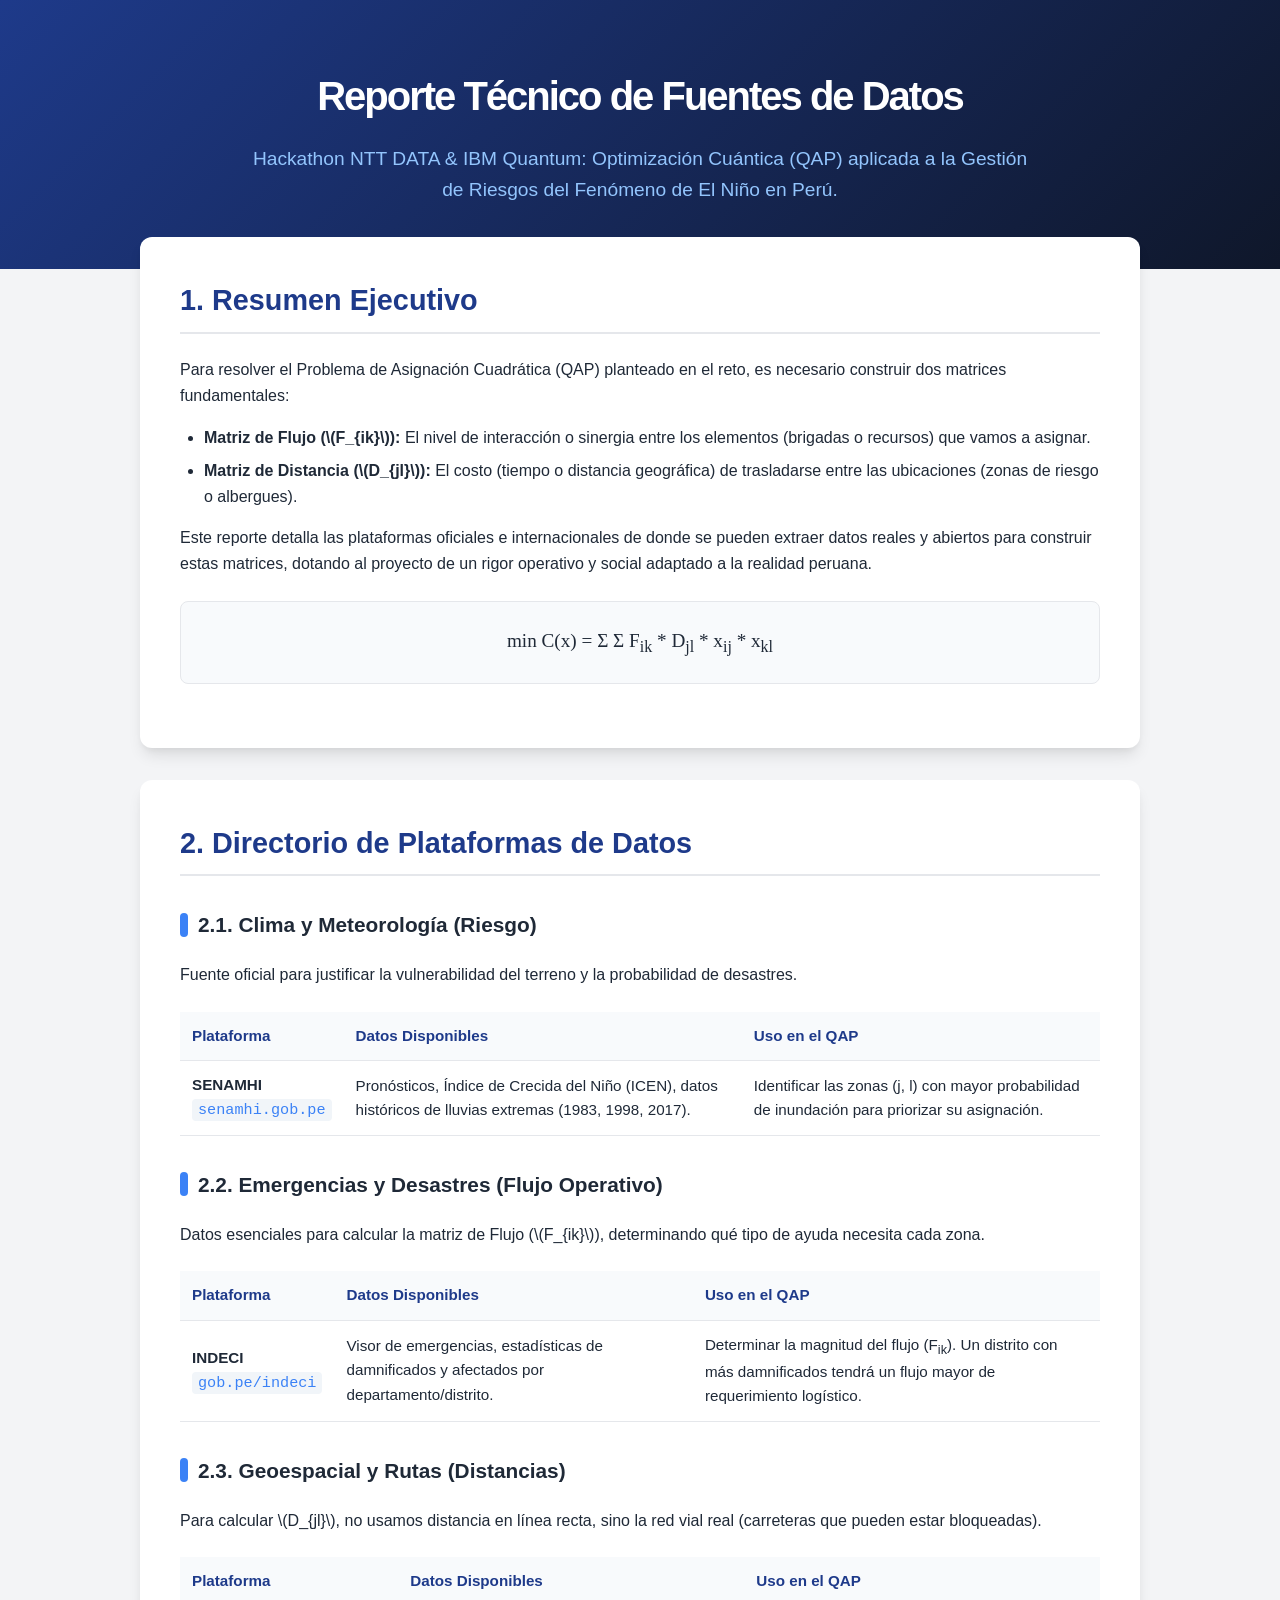
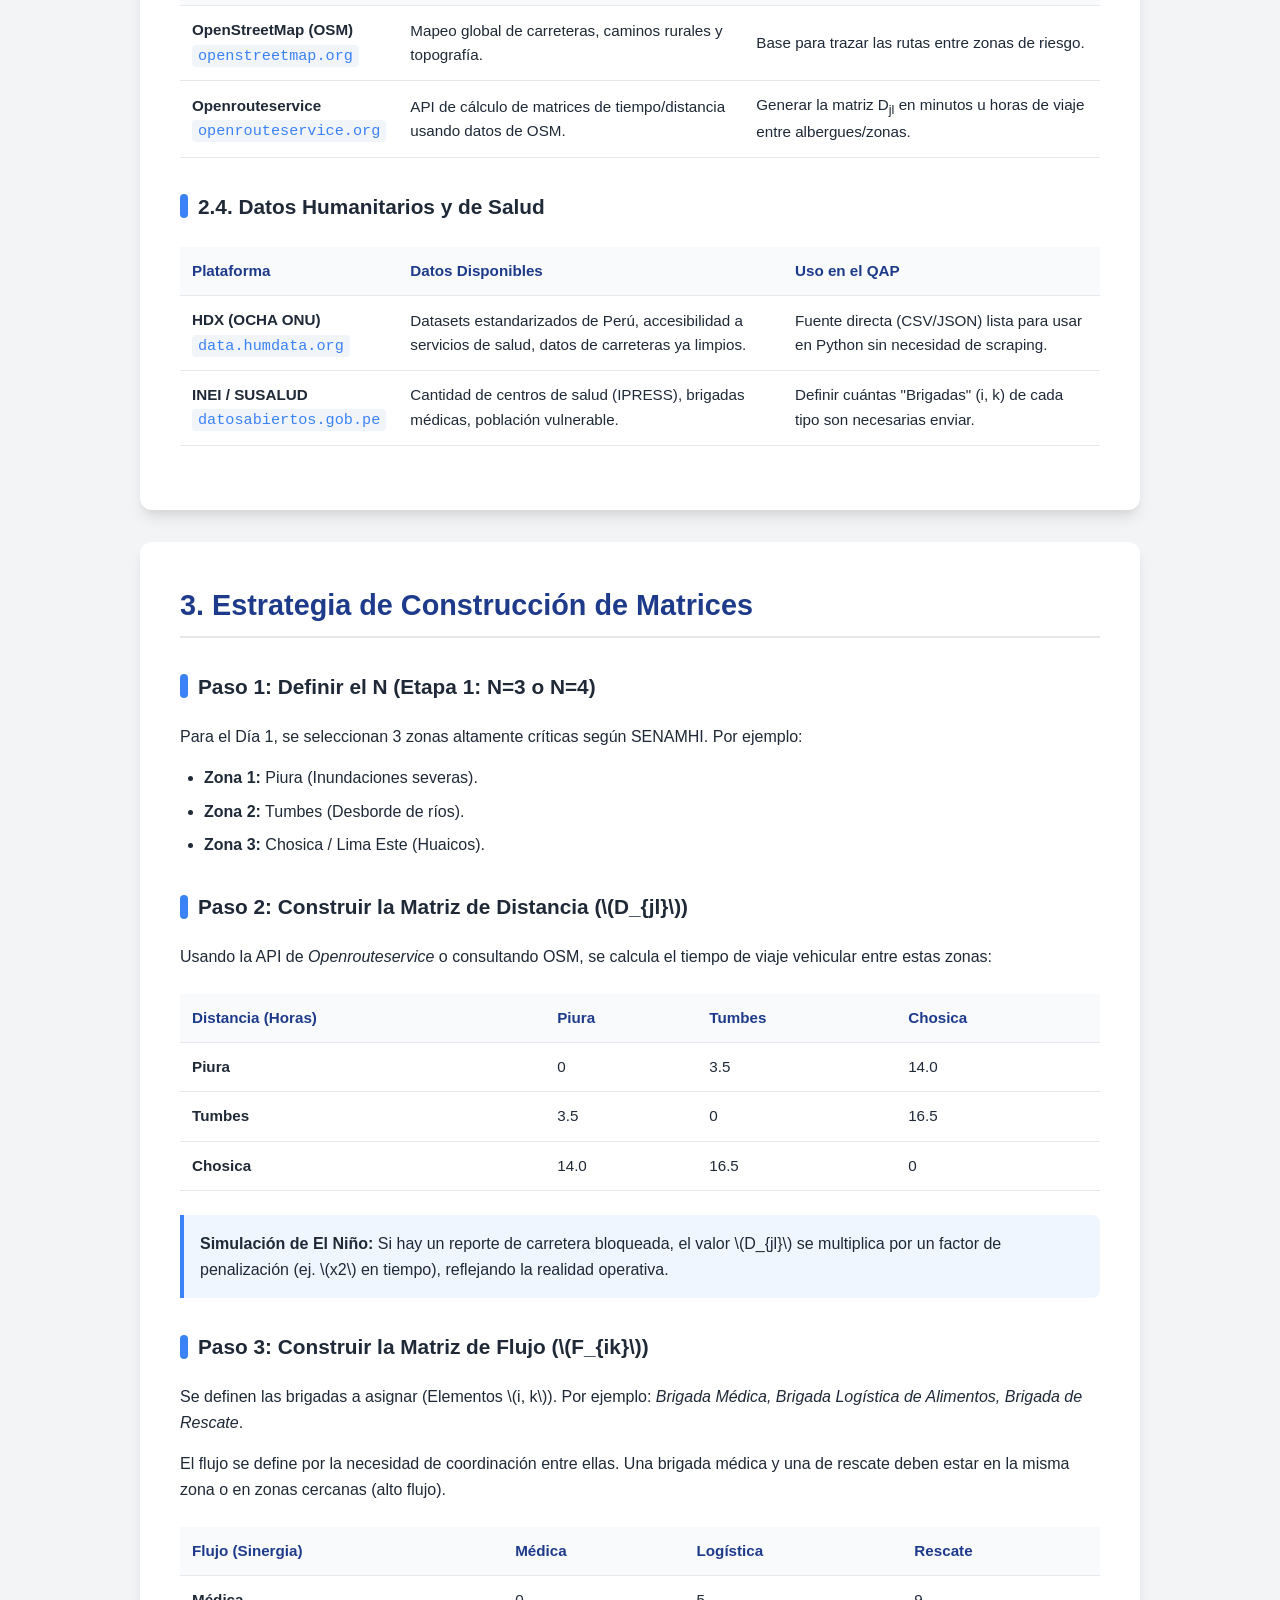
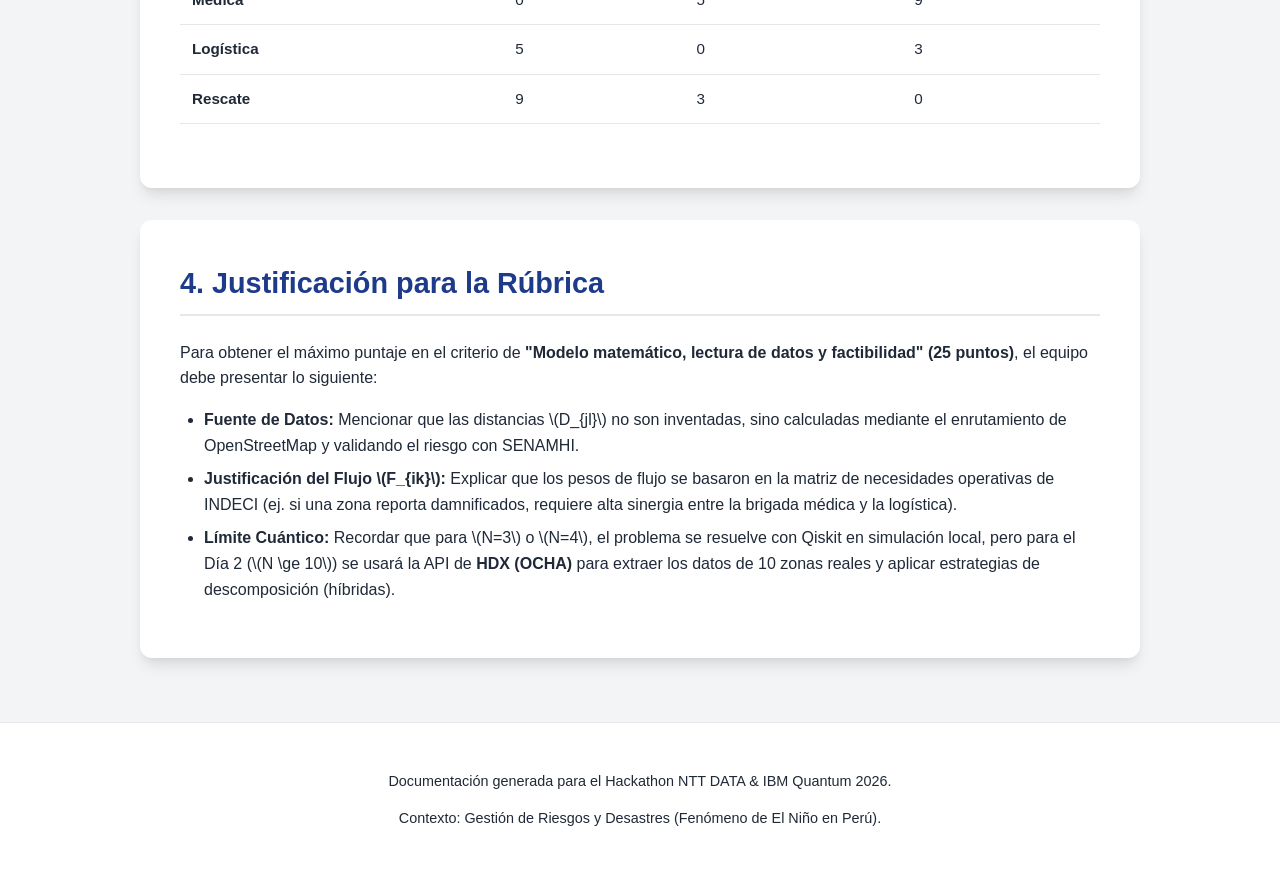
<file: docs/proceso/fuentes_de_datos.html>
<!DOCTYPE html>
<html lang="es">
<head>
    <meta charset="UTF-8">
    <meta name="viewport" content="width=device-width, initial-scale=1.0">
    <title>Reporte de Datos: QAP Humanitario - El Niño</title>
    <style>
        :root {
            --primary: #1e3a8a;
            --secondary: #3b82f6;
            --text-dark: #1f2937;
            --text-light: #6b7280;
            --bg-body: #f3f4f6;
            --bg-card: #ffffff;
            --border: #e5e7eb;
            --accent: #f59e0b;
        }

        body {
            font-family: 'Inter', -apple-system, BlinkMacSystemFont, "Segoe UI", Roboto, Helvetica, Arial, sans-serif;
            line-height: 1.6;
            color: var(--text-dark);
            background-color: var(--bg-body);
            margin: 0;
            padding: 0;
        }

        header {
            background: linear-gradient(135deg, var(--primary) 0%, #0f172a 100%);
            color: white;
            padding: 4rem 2rem;
            text-align: center;
        }

        header h1 {
            margin: 0;
            font-size: 2.5rem;
            font-weight: 800;
            letter-spacing: -0.05em;
        }

        header p {
            color: #93c5fd;
            font-size: 1.2rem;
            max-width: 800px;
            margin: 1rem auto 0;
        }

        .container {
            max-width: 1000px;
            margin: -2rem auto 4rem;
            padding: 0 2rem;
        }

        .card {
            background-color: var(--bg-card);
            border-radius: 12px;
            padding: 2.5rem;
            box-shadow: 0 10px 15px -3px rgba(0, 0, 0, 0.1), 0 4px 6px -2px rgba(0, 0, 0, 0.05);
            margin-bottom: 2rem;
        }

        h2 {
            color: var(--primary);
            border-bottom: 2px solid var(--border);
            padding-bottom: 0.5rem;
            margin-top: 0;
            font-size: 1.8rem;
        }

        h3 {
            color: var(--text-dark);
            margin-top: 2rem;
            font-size: 1.3rem;
            display: flex;
            align-items: center;
            gap: 10px;
        }

        h3::before {
            content: '';
            display: inline-block;
            width: 8px;
            height: 24px;
            background-color: var(--secondary);
            border-radius: 4px;
        }

        p, li {
            color: var(--text-dark);
        }

        ul {
            padding-left: 1.5rem;
        }

        li {
            margin-bottom: 0.5rem;
        }

        .highlight {
            background-color: #eff6ff;
            padding: 1rem;
            border-left: 4px solid var(--secondary);
            border-radius: 0 8px 8px 0;
            margin: 1.5rem 0;
        }

        .math-box {
            background-color: #f8fafc;
            border: 1px solid var(--border);
            padding: 1.5rem;
            border-radius: 8px;
            text-align: center;
            font-family: 'Times New Roman', Times, serif;
            font-size: 1.2rem;
            margin: 1.5rem 0;
        }

        table {
            width: 100%;
            border-collapse: collapse;
            margin: 1.5rem 0;
            font-size: 0.95rem;
        }

        th, td {
            padding: 12px;
            text-align: left;
            border-bottom: 1px solid var(--border);
        }

        th {
            background-color: #f8fafc;
            font-weight: 600;
            color: var(--primary);
        }

        tr:hover {
            background-color: #f9fafb;
        }

        .badge {
            display: inline-block;
            padding: 0.2rem 0.6rem;
            border-radius: 9999px;
            font-size: 0.75rem;
            font-weight: 600;
            text-transform: uppercase;
            letter-spacing: 0.05em;
        }

        .badge-blue { background-color: #dbeafe; color: #1e40af; }
        .badge-green { background-color: #d1fae5; color: #065f46; }
        .badge-orange { background-color: #ffedd5; color: #9a3412; }

        .url-link {
            color: var(--secondary);
            text-decoration: none;
            font-weight: 500;
            font-family: monospace;
            background-color: #f1f5f9;
            padding: 2px 6px;
            border-radius: 4px;
        }

        .url-link:hover {
            text-decoration: underline;
            background-color: #e2e8f0;
        }

        footer {
            text-align: center;
            padding: 2rem;
            color: var(--text-light);
            font-size: 0.9rem;
            border-top: 1px solid var(--border);
            background-color: var(--bg-card);
        }
    </style>
</head>
<body>

    <header>
        <h1>Reporte Técnico de Fuentes de Datos</h1>
        <p>Hackathon NTT DATA & IBM Quantum: Optimización Cuántica (QAP) aplicada a la Gestión de Riesgos del Fenómeno de El Niño en Perú.</p>
    </header>

    <div class="container">
        
        <!-- SECCIÓN 1: Resumen Ejecutivo -->
        <div class="card">
            <h2>1. Resumen Ejecutivo</h2>
            <p>Para resolver el Problema de Asignación Cuadrática (QAP) planteado en el reto, es necesario construir dos matrices fundamentales:</p>
            <ul>
                <li><strong>Matriz de Flujo (\(F_{ik}\)):</strong> El nivel de interacción o sinergia entre los elementos (brigadas o recursos) que vamos a asignar.</li>
                <li><strong>Matriz de Distancia (\(D_{jl}\)):</strong> El costo (tiempo o distancia geográfica) de trasladarse entre las ubicaciones (zonas de riesgo o albergues).</li>
            </ul>
            <p>Este reporte detalla las plataformas oficiales e internacionales de donde se pueden extraer datos reales y abiertos para construir estas matrices, dotando al proyecto de un rigor operativo y social adaptado a la realidad peruana.</p>
            
            <div class="math-box">
                min C(x) = Σ Σ F<sub>ik</sub> * D<sub>jl</sub> * x<sub>ij</sub> * x<sub>kl</sub>
            </div>
        </div>

        <!-- SECCIÓN 2: Directorio de Fuentes -->
        <div class="card">
            <h2>2. Directorio de Plataformas de Datos</h2>

            <h3>2.1. Clima y Meteorología (Riesgo)</h3>
            <p>Fuente oficial para justificar la vulnerabilidad del terreno y la probabilidad de desastres.</p>
            <table>
                <tr>
                    <th>Plataforma</th>
                    <th>Datos Disponibles</th>
                    <th>Uso en el QAP</th>
                </tr>
                <tr>
                    <td><strong>SENAMHI</strong><br><a href="https://www.senamhi.gob.pe" class="url-link" target="_blank">senamhi.gob.pe</a></td>
                    <td>Pronósticos, Índice de Crecida del Niño (ICEN), datos históricos de lluvias extremas (1983, 1998, 2017).</td>
                    <td>Identificar las zonas (j, l) con mayor probabilidad de inundación para priorizar su asignación.</td>
                </tr>
            </table>

            <h3>2.2. Emergencias y Desastres (Flujo Operativo)</h3>
            <p>Datos esenciales para calcular la matriz de Flujo (\(F_{ik}\)), determinando qué tipo de ayuda necesita cada zona.</p>
            <table>
                <tr>
                    <th>Plataforma</th>
                    <th>Datos Disponibles</th>
                    <th>Uso en el QAP</th>
                </tr>
                <tr>
                    <td><strong>INDECI</strong><br><a href="https://www.gob.pe/indeci" class="url-link" target="_blank">gob.pe/indeci</a></td>
                    <td>Visor de emergencias, estadísticas de damnificados y afectados por departamento/distrito.</td>
                    <td>Determinar la magnitud del flujo (F<sub>ik</sub>). Un distrito con más damnificados tendrá un flujo mayor de requerimiento logístico.</td>
                </tr>
            </table>

            <h3>2.3. Geoespacial y Rutas (Distancias)</h3>
            <p>Para calcular \(D_{jl}\), no usamos distancia en línea recta, sino la red vial real (carreteras que pueden estar bloqueadas).</p>
            <table>
                <tr>
                    <th>Plataforma</th>
                    <th>Datos Disponibles</th>
                    <th>Uso en el QAP</th>
                </tr>
                <tr>
                    <td><strong>OpenStreetMap (OSM)</strong><br><a href="https://www.openstreetmap.org" class="url-link" target="_blank">openstreetmap.org</a></td>
                    <td>Mapeo global de carreteras, caminos rurales y topografía.</td>
                    <td>Base para trazar las rutas entre zonas de riesgo.</td>
                </tr>
                <tr>
                    <td><strong>Openrouteservice</strong><br><a href="https://openrouteservice.org" class="url-link" target="_blank">openrouteservice.org</a></td>
                    <td>API de cálculo de matrices de tiempo/distancia usando datos de OSM.</td>
                    <td>Generar la matriz D<sub>jl</sub> en minutos u horas de viaje entre albergues/zonas.</td>
                </tr>
            </table>

            <h3>2.4. Datos Humanitarios y de Salud</h3>
            <table>
                <tr>
                    <th>Plataforma</th>
                    <th>Datos Disponibles</th>
                    <th>Uso en el QAP</th>
                </tr>
                <tr>
                    <td><strong>HDX (OCHA ONU)</strong><br><a href="https://data.humdata.org" class="url-link" target="_blank">data.humdata.org</a></td>
                    <td>Datasets estandarizados de Perú, accesibilidad a servicios de salud, datos de carreteras ya limpios.</td>
                    <td>Fuente directa (CSV/JSON) lista para usar en Python sin necesidad de scraping.</td>
                </tr>
                <tr>
                    <td><strong>INEI / SUSALUD</strong><br><a href="https://datosabiertos.gob.pe" class="url-link" target="_blank">datosabiertos.gob.pe</a></td>
                    <td>Cantidad de centros de salud (IPRESS), brigadas médicas, población vulnerable.</td>
                    <td>Definir cuántas "Brigadas" (i, k) de cada tipo son necesarias enviar.</td>
                </tr>
            </table>
        </div>

        <!-- SECCIÓN 3: Estrategia de Construcción -->
        <div class="card">
            <h2>3. Estrategia de Construcción de Matrices</h2>
            
            <h3>Paso 1: Definir el N (Etapa 1: N=3 o N=4)</h3>
            <p>Para el Día 1, se seleccionan 3 zonas altamente críticas según SENAMHI. Por ejemplo:</p>
            <ul>
                <li><strong>Zona 1:</strong> Piura (Inundaciones severas).</li>
                <li><strong>Zona 2:</strong> Tumbes (Desborde de ríos).</li>
                <li><strong>Zona 3:</strong> Chosica / Lima Este (Huaicos).</li>
            </ul>

            <h3>Paso 2: Construir la Matriz de Distancia (\(D_{jl}\))</h3>
            <p>Usando la API de <em>Openrouteservice</em> o consultando OSM, se calcula el tiempo de viaje vehicular entre estas zonas:</p>
            <table>
                <tr>
                    <th>Distancia (Horas)</th>
                    <th>Piura</th>
                    <th>Tumbes</th>
                    <th>Chosica</th>
                </tr>
                <tr>
                    <td><strong>Piura</strong></td>
                    <td>0</td>
                    <td>3.5</td>
                    <td>14.0</td>
                </tr>
                <tr>
                    <td><strong>Tumbes</strong></td>
                    <td>3.5</td>
                    <td>0</td>
                    <td>16.5</td>
                </tr>
                <tr>
                    <td><strong>Chosica</strong></td>
                    <td>14.0</td>
                    <td>16.5</td>
                    <td>0</td>
                </tr>
            </table>
            <p class="highlight"><strong>Simulación de El Niño:</strong> Si hay un reporte de carretera bloqueada, el valor \(D_{jl}\) se multiplica por un factor de penalización (ej. \(x2\) en tiempo), reflejando la realidad operativa.</p>

            <h3>Paso 3: Construir la Matriz de Flujo (\(F_{ik}\))</h3>
            <p>Se definen las brigadas a asignar (Elementos \(i, k\)). Por ejemplo: <em>Brigada Médica, Brigada Logística de Alimentos, Brigada de Rescate</em>.</p>
            <p>El flujo se define por la necesidad de coordinación entre ellas. Una brigada médica y una de rescate deben estar en la misma zona o en zonas cercanas (alto flujo).</p>
            <table>
                <tr>
                    <th>Flujo (Sinergia)</th>
                    <th>Médica</th>
                    <th>Logística</th>
                    <th>Rescate</th>
                </tr>
                <tr>
                    <td><strong>Médica</strong></td>
                    <td>0</td>
                    <td>5</td>
                    <td>9</td>
                </tr>
                <tr>
                    <td><strong>Logística</strong></td>
                    <td>5</td>
                    <td>0</td>
                    <td>3</td>
                </tr>
                <tr>
                    <td><strong>Rescate</strong></td>
                    <td>9</td>
                    <td>3</td>
                    <td>0</td>
                </tr>
            </table>
        </div>

        <!-- SECCIÓN 4: Conclusión -->
        <div class="card">
            <h2>4. Justificación para la Rúbrica</h2>
            <p>Para obtener el máximo puntaje en el criterio de <strong>"Modelo matemático, lectura de datos y factibilidad" (25 puntos)</strong>, el equipo debe presentar lo siguiente:</p>
            <ul>
                <li><strong>Fuente de Datos:</strong> Mencionar que las distancias \(D_{jl}\) no son inventadas, sino calculadas mediante el enrutamiento de OpenStreetMap y validando el riesgo con SENAMHI.</li>
                <li><strong>Justificación del Flujo \(F_{ik}\):</strong> Explicar que los pesos de flujo se basaron en la matriz de necesidades operativas de INDECI (ej. si una zona reporta damnificados, requiere alta sinergia entre la brigada médica y la logística).</li>
                <li><strong>Límite Cuántico:</strong> Recordar que para \(N=3\) o \(N=4\), el problema se resuelve con Qiskit en simulación local, pero para el Día 2 (\(N \ge 10\)) se usará la API de <strong>HDX (OCHA)</strong> para extraer los datos de 10 zonas reales y aplicar estrategias de descomposición (híbridas).</li>
            </ul>
        </div>

    </div>

    <footer>
        <p>Documentación generada para el Hackathon NTT DATA & IBM Quantum 2026.</p>
        <p>Contexto: Gestión de Riesgos y Desastres (Fenómeno de El Niño en Perú).</p>
    </footer>

</body>
</html>
</file>
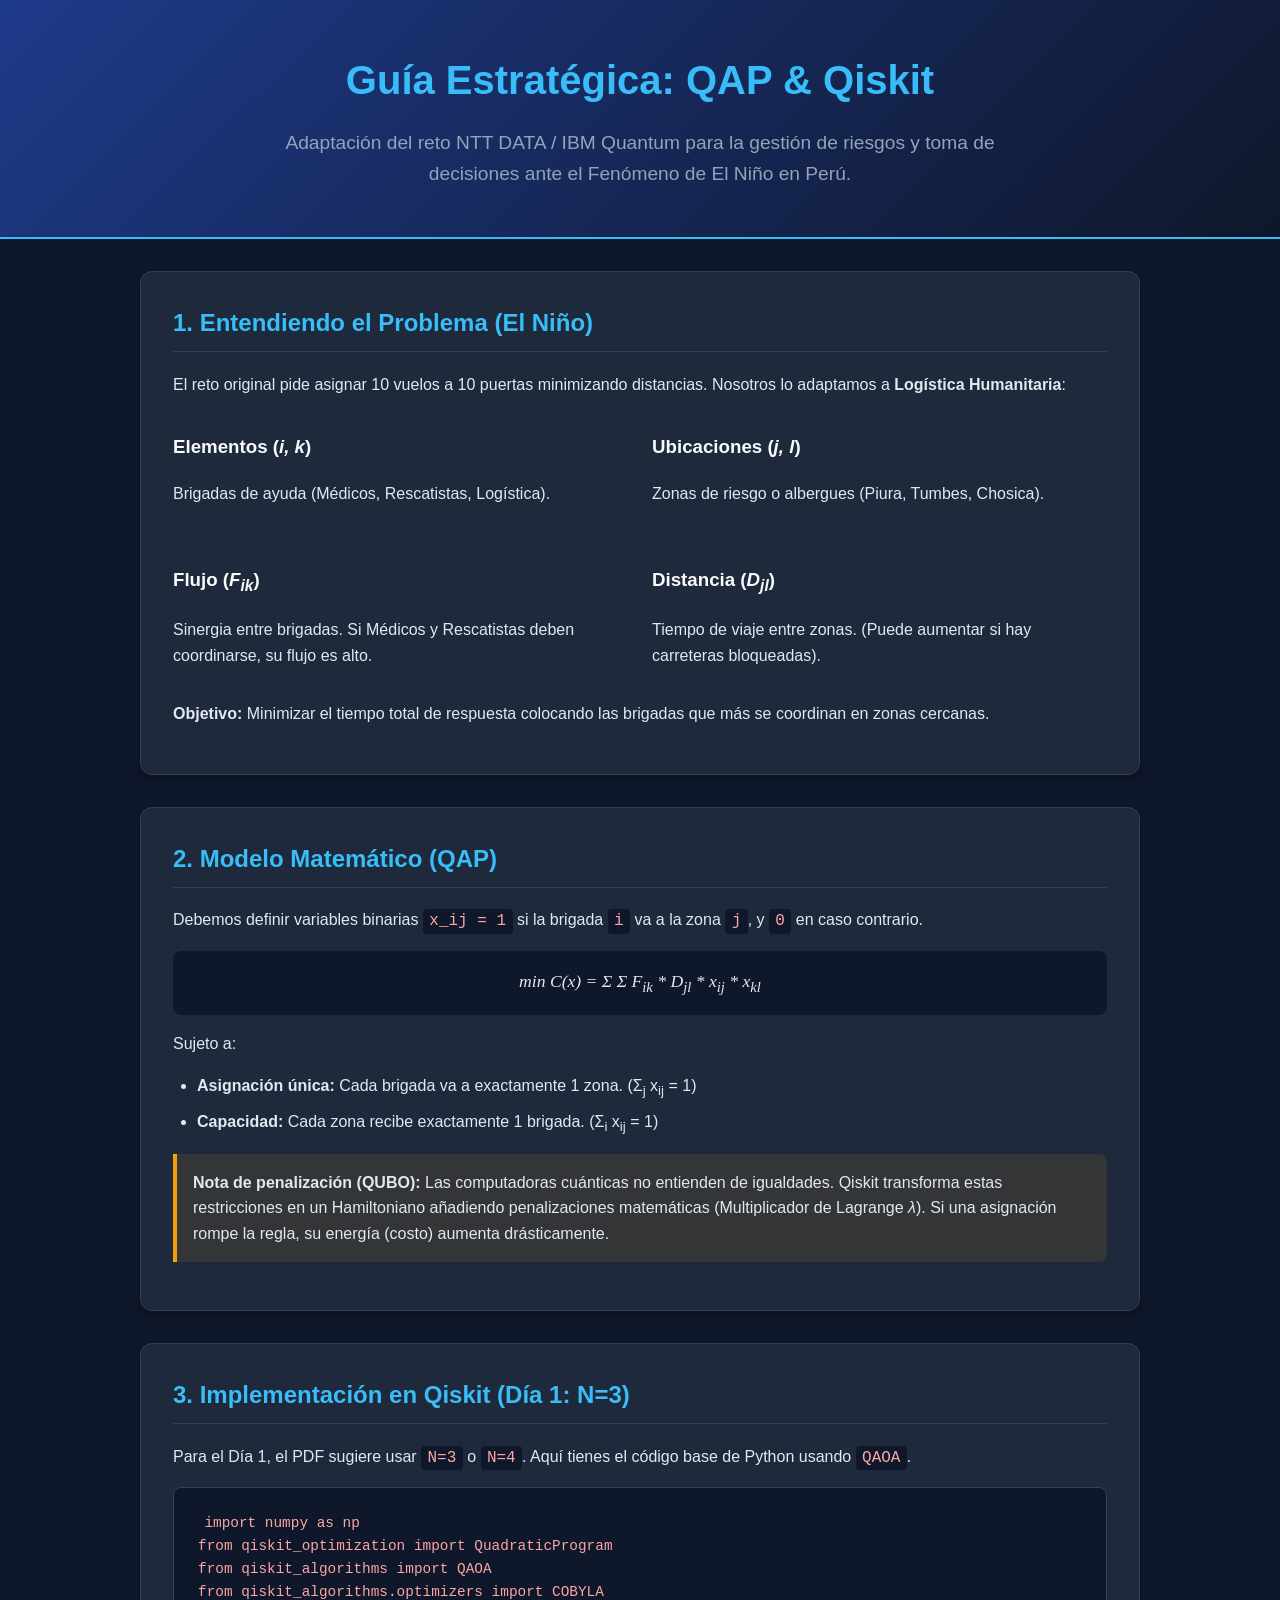
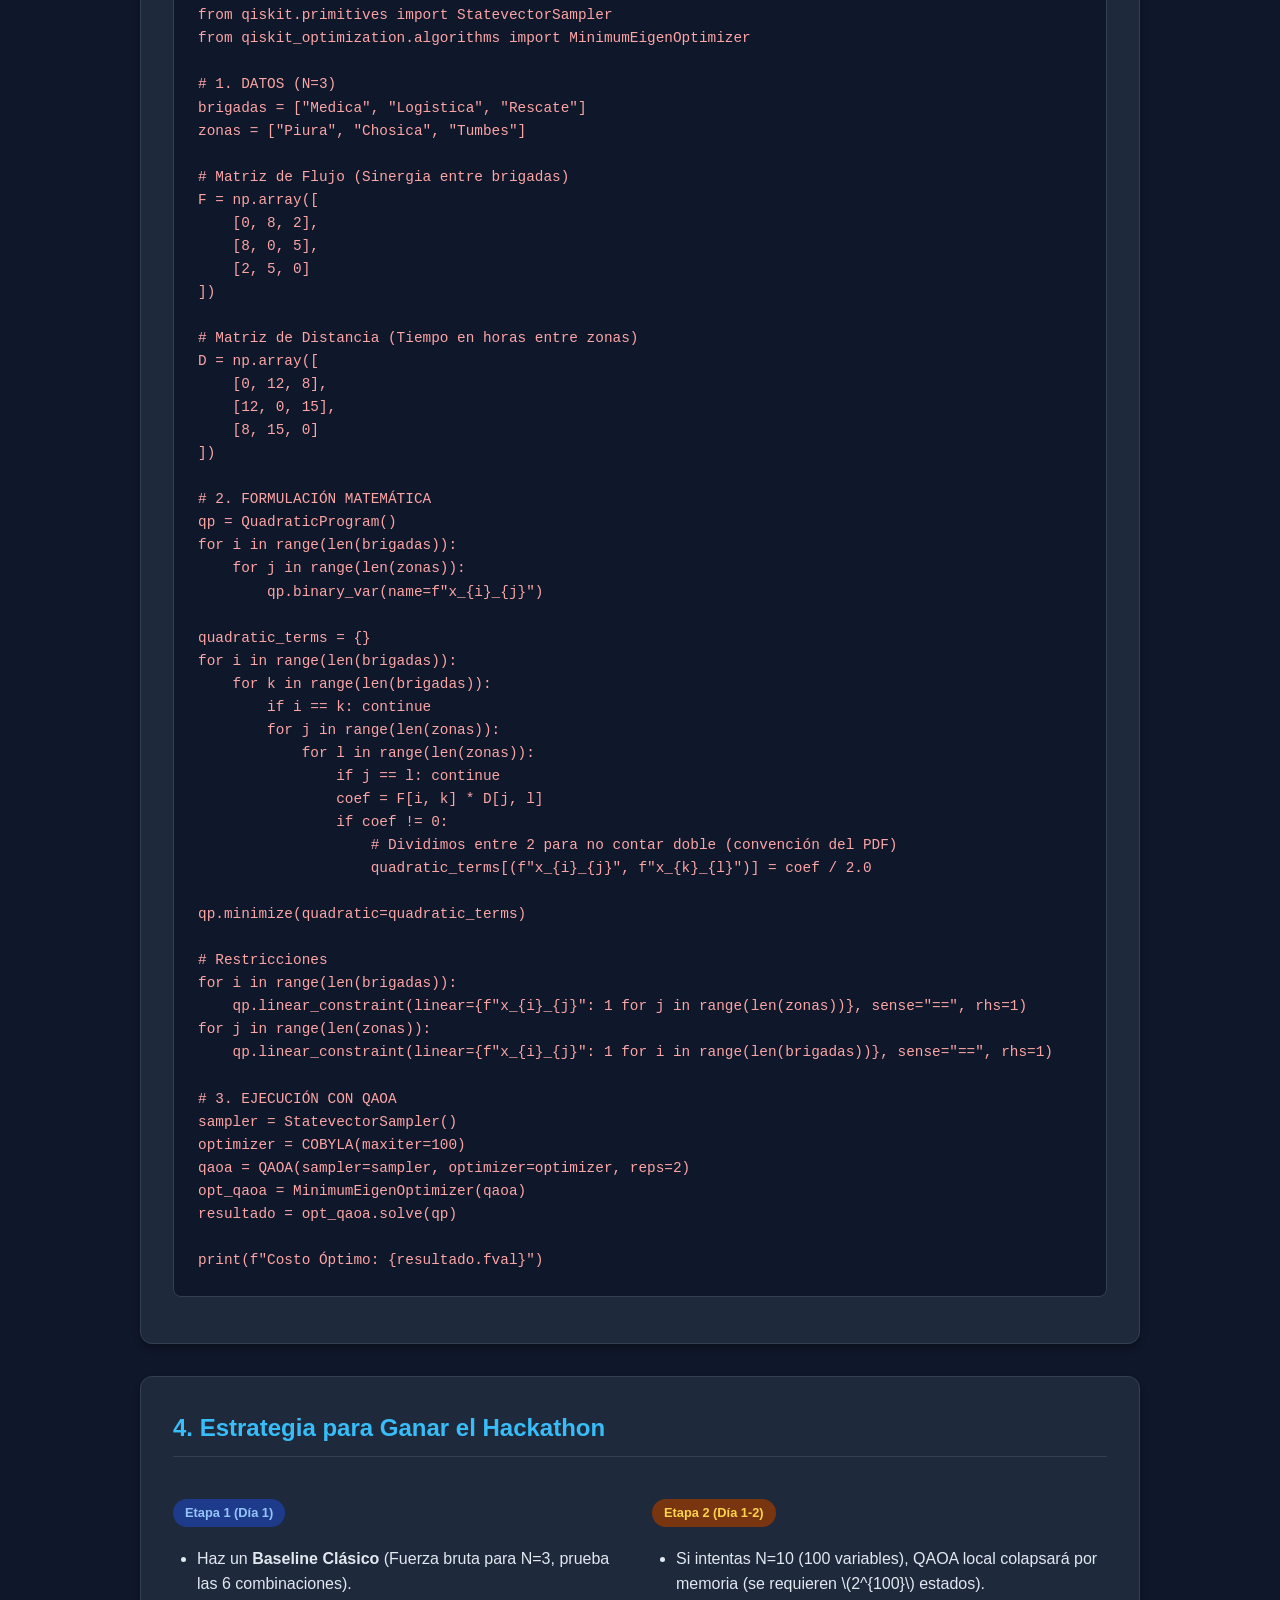
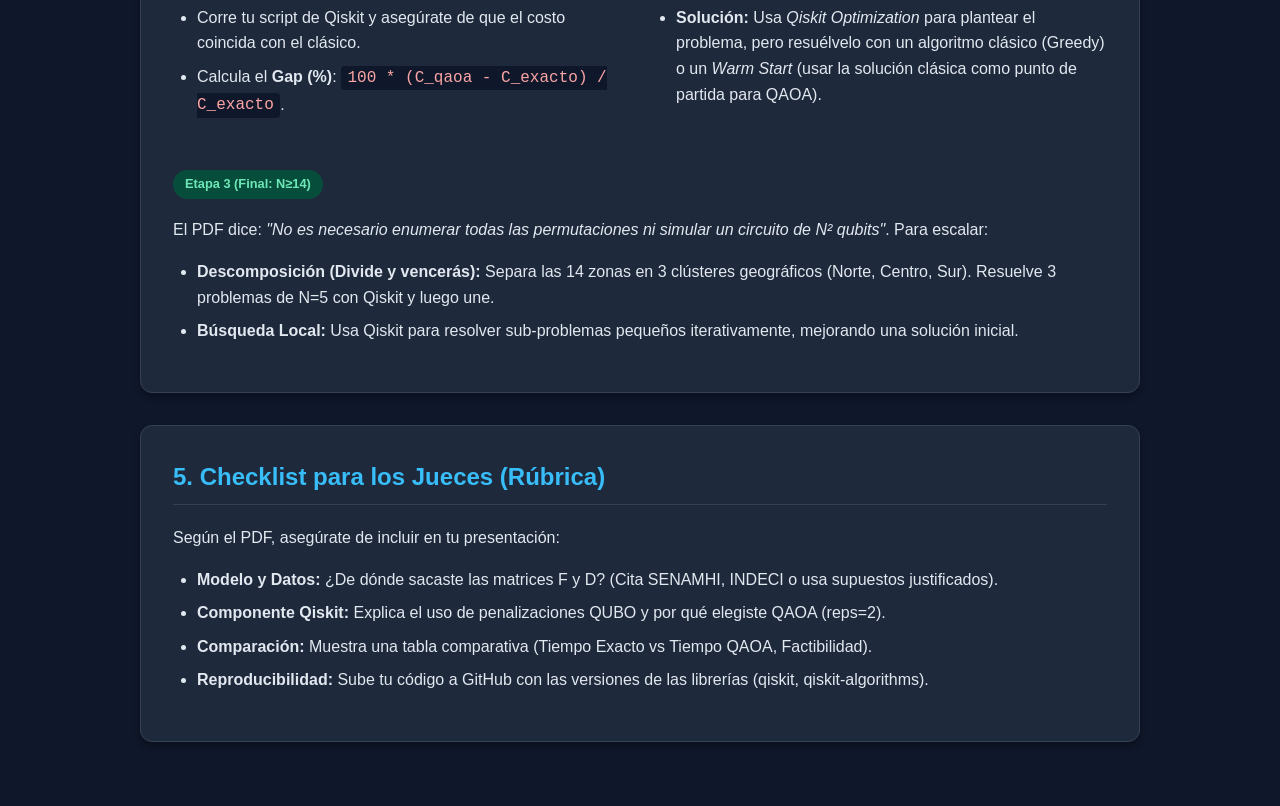
<file: docs/proceso/guia_estrategica.html>
<!DOCTYPE html>
<html lang="es">
<head>
    <meta charset="UTF-8">
    <meta name="viewport" content="width=device-width, initial-scale=1.0">
    <title>Guía Hackathon: QAP con Qiskit para El Niño</title>
    <style>
        :root {
            --bg-color: #0f172a;
            --card-bg: #1e293b;
            --text-main: #e2e8f0;
            --text-muted: #94a3b8;
            --accent: #38bdf8;
            --accent-hover: #0ea5e9;
            --success: #10b981;
            --warning: #f59e0b;
        }

        body {
            font-family: 'Segoe UI', Tahoma, Geneva, Verdana, sans-serif;
            background-color: var(--bg-color);
            color: var(--text-main);
            line-height: 1.6;
            margin: 0;
            padding: 0;
        }

        header {
            background: linear-gradient(135deg, #1e3a8a 0%, #0f172a 100%);
            padding: 3rem 2rem;
            text-align: center;
            border-bottom: 2px solid var(--accent);
        }

        header h1 {
            margin: 0;
            font-size: 2.5rem;
            color: var(--accent);
        }

        header p {
            color: var(--text-muted);
            font-size: 1.2rem;
            max-width: 800px;
            margin: 1rem auto 0;
        }

        .container {
            max-width: 1000px;
            margin: 0 auto;
            padding: 2rem;
        }

        .card {
            background-color: var(--card-bg);
            border-radius: 12px;
            padding: 2rem;
            margin-bottom: 2rem;
            box-shadow: 0 4px 6px rgba(0, 0, 0, 0.3);
            border: 1px solid #334155;
        }

        h2 {
            color: var(--accent);
            border-bottom: 1px solid #334155;
            padding-bottom: 0.5rem;
            margin-top: 0;
        }

        h3 {
            color: #f8fafc;
        }

        .grid {
            display: grid;
            grid-template-columns: 1fr 1fr;
            gap: 1.5rem;
        }

        @media (max-width: 768px) {
            .grid {
                grid-template-columns: 1fr;
            }
        }

        ul {
            padding-left: 1.5rem;
        }

        li {
            margin-bottom: 0.5rem;
        }

        code {
            background-color: #0f172a;
            padding: 0.2rem 0.4rem;
            border-radius: 4px;
            font-family: 'Courier New', Courier, monospace;
            color: #fca5a5;
        }

        pre {
            background-color: #0f172a;
            padding: 1.5rem;
            border-radius: 8px;
            overflow-x: auto;
            border: 1px solid #334155;
            font-family: 'Courier New', Courier, monospace;
            font-size: 0.9rem;
            color: #e2e8f0;
        }

        .highlight {
            color: var(--accent);
            font-weight: bold;
        }

        .badge {
            display: inline-block;
            padding: 0.25rem 0.75rem;
            border-radius: 9999px;
            font-size: 0.8rem;
            font-weight: bold;
            margin-right: 0.5rem;
        }

        .badge-blue { background-color: #1e3a8a; color: #93c5fd; }
        .badge-green { background-color: #064e3b; color: #6ee7b7; }
        .badge-yellow { background-color: #78350f; color: #fcd34d; }

        .math-block {
            text-align: center;
            background-color: #0f172a;
            padding: 1rem;
            border-radius: 8px;
            font-size: 1.1rem;
            margin: 1rem 0;
            font-family: 'Times New Roman', Times, serif;
            font-style: italic;
        }

        .alert {
            background-color: rgba(245, 158, 11, 0.1);
            border-left: 4px solid var(--warning);
            padding: 1rem;
            margin: 1rem 0;
            border-radius: 0 8px 8px 0;
        }
    </style>
</head>
<body>

    <header>
        <h1>Guía Estratégica: QAP & Qiskit</h1>
        <p>Adaptación del reto NTT DATA / IBM Quantum para la gestión de riesgos y toma de decisiones ante el Fenómeno de El Niño en Perú.</p>
    </header>

    <div class="container">

        <!-- SECCIÓN 1: Contexto -->
        <div class="card">
            <h2>1. Entendiendo el Problema (El Niño)</h2>
            <p>El reto original pide asignar 10 vuelos a 10 puertas minimizando distancias. Nosotros lo adaptamos a <strong>Logística Humanitaria</strong>:</p>
            <div class="grid">
                <div>
                    <h3>Elementos (<em>i, k</em>)</h3>
                    <p>Brigadas de ayuda (Médicos, Rescatistas, Logística).</p>
                </div>
                <div>
                    <h3>Ubicaciones (<em>j, l</em>)</h3>
                    <p>Zonas de riesgo o albergues (Piura, Tumbes, Chosica).</p>
                </div>
                <div>
                    <h3>Flujo (<em>F<sub>ik</sub></em>)</h3>
                    <p>Sinergia entre brigadas. Si Médicos y Rescatistas deben coordinarse, su flujo es alto.</p>
                </div>
                <div>
                    <h3>Distancia (<em>D<sub>jl</sub></em>)</h3>
                    <p>Tiempo de viaje entre zonas. (Puede aumentar si hay carreteras bloqueadas).</p>
                </div>
            </div>
            <p><strong>Objetivo:</strong> Minimizar el tiempo total de respuesta colocando las brigadas que más se coordinan en zonas cercanas.</p>
        </div>

        <!-- SECCIÓN 2: Formulación -->
        <div class="card">
            <h2>2. Modelo Matemático (QAP)</h2>
            <p>Debemos definir variables binarias <code>x_ij = 1</code> si la brigada <code>i</code> va a la zona <code>j</code>, y <code>0</code> en caso contrario.</p>
            
            <div class="math-block">
                min C(x) = Σ Σ F<sub>ik</sub> * D<sub>jl</sub> * x<sub>ij</sub> * x<sub>kl</sub>
            </div>

            <p>Sujeto a:</p>
            <ul>
                <li><strong>Asignación única:</strong> Cada brigada va a exactamente 1 zona. (Σ<sub>j</sub> x<sub>ij</sub> = 1)</li>
                <li><strong>Capacidad:</strong> Cada zona recibe exactamente 1 brigada. (Σ<sub>i</sub> x<sub>ij</sub> = 1)</li>
            </ul>
            <div class="alert">
                <strong>Nota de penalización (QUBO):</strong> Las computadoras cuánticas no entienden de igualdades. Qiskit transforma estas restricciones en un Hamiltoniano añadiendo penalizaciones matemáticas (Multiplicador de Lagrange <em>λ</em>). Si una asignación rompe la regla, su energía (costo) aumenta drásticamente.
            </div>
        </div>

        <!-- SECCIÓN 3: Código -->
        <div class="card">
            <h2>3. Implementación en Qiskit (Día 1: N=3)</h2>
            <p>Para el Día 1, el PDF sugiere usar <code>N=3</code> o <code>N=4</code>. Aquí tienes el código base de Python usando <code>QAOA</code>.</p>
            
<pre><code>import numpy as np
from qiskit_optimization import QuadraticProgram
from qiskit_algorithms import QAOA
from qiskit_algorithms.optimizers import COBYLA
from qiskit.primitives import StatevectorSampler
from qiskit_optimization.algorithms import MinimumEigenOptimizer

# 1. DATOS (N=3)
brigadas = ["Medica", "Logistica", "Rescate"]
zonas = ["Piura", "Chosica", "Tumbes"]

# Matriz de Flujo (Sinergia entre brigadas)
F = np.array([
    [0, 8, 2],  
    [8, 0, 5],  
    [2, 5, 0]   
])

# Matriz de Distancia (Tiempo en horas entre zonas)
D = np.array([
    [0, 12, 8],  
    [12, 0, 15], 
    [8, 15, 0]   
])

# 2. FORMULACIÓN MATEMÁTICA
qp = QuadraticProgram()
for i in range(len(brigadas)):
    for j in range(len(zonas)):
        qp.binary_var(name=f"x_{i}_{j}")
        
quadratic_terms = {}
for i in range(len(brigadas)):
    for k in range(len(brigadas)):
        if i == k: continue 
        for j in range(len(zonas)):
            for l in range(len(zonas)):
                if j == l: continue
                coef = F[i, k] * D[j, l]
                if coef != 0:
                    # Dividimos entre 2 para no contar doble (convención del PDF)
                    quadratic_terms[(f"x_{i}_{j}", f"x_{k}_{l}")] = coef / 2.0

qp.minimize(quadratic=quadratic_terms)

# Restricciones
for i in range(len(brigadas)):
    qp.linear_constraint(linear={f"x_{i}_{j}": 1 for j in range(len(zonas))}, sense="==", rhs=1)
for j in range(len(zonas)):
    qp.linear_constraint(linear={f"x_{i}_{j}": 1 for i in range(len(brigadas))}, sense="==", rhs=1)

# 3. EJECUCIÓN CON QAOA
sampler = StatevectorSampler()
optimizer = COBYLA(maxiter=100)
qaoa = QAOA(sampler=sampler, optimizer=optimizer, reps=2)
opt_qaoa = MinimumEigenOptimizer(qaoa)
resultado = opt_qaoa.solve(qp)

print(f"Costo Óptimo: {resultado.fval}")
</code></pre>
        </div>

        <!-- SECCIÓN 4: Estrategia -->
        <div class="card">
            <h2>4. Estrategia para Ganar el Hackathon</h2>
            <div class="grid">
                <div>
                    <h3><span class="badge badge-blue">Etapa 1 (Día 1)</span></h3>
                    <ul>
                        <li>Haz un <strong>Baseline Clásico</strong> (Fuerza bruta para N=3, prueba las 6 combinaciones).</li>
                        <li>Corre tu script de Qiskit y asegúrate de que el costo coincida con el clásico.</li>
                        <li>Calcula el <strong>Gap (%)</strong>: <code>100 * (C_qaoa - C_exacto) / C_exacto</code>.</li>
                    </ul>
                </div>
                <div>
                    <h3><span class="badge badge-yellow">Etapa 2 (Día 1-2)</span></h3>
                    <ul>
                        <li>Si intentas N=10 (100 variables), QAOA local colapsará por memoria (se requieren \(2^{100}\) estados).</li>
                        <li><strong>Solución:</strong> Usa <em>Qiskit Optimization</em> para plantear el problema, pero resuélvelo con un algoritmo clásico (Greedy) o un <em>Warm Start</em> (usar la solución clásica como punto de partida para QAOA).</li>
                    </ul>
                </div>
            </div>
            
            <h3 style="margin-top: 2rem;"><span class="badge badge-green">Etapa 3 (Final: N≥14)</span></h3>
            <p>El PDF dice: <em>"No es necesario enumerar todas las permutaciones ni simular un circuito de N² qubits"</em>. Para escalar:</p>
            <ul>
                <li><strong>Descomposición (Divide y vencerás):</strong> Separa las 14 zonas en 3 clústeres geográficos (Norte, Centro, Sur). Resuelve 3 problemas de N=5 con Qiskit y luego une.</li>
                <li><strong>Búsqueda Local:</strong> Usa Qiskit para resolver sub-problemas pequeños iterativamente, mejorando una solución inicial.</li>
            </ul>
        </div>

        <!-- SECCIÓN 5: Rúbrica -->
        <div class="card">
            <h2>5. Checklist para los Jueces (Rúbrica)</h2>
            <p>Según el PDF, asegúrate de incluir en tu presentación:</p>
            <ul>
                <li><strong>Modelo y Datos:</strong> ¿De dónde sacaste las matrices F y D? (Cita SENAMHI, INDECI o usa supuestos justificados).</li>
                <li><strong>Componente Qiskit:</strong> Explica el uso de penalizaciones QUBO y por qué elegiste QAOA (reps=2).</li>
                <li><strong>Comparación:</strong> Muestra una tabla comparativa (Tiempo Exacto vs Tiempo QAOA, Factibilidad).</li>
                <li><strong>Reproducibilidad:</strong> Sube tu código a GitHub con las versiones de las librerías (qiskit, qiskit-algorithms).</li>
            </ul>
        </div>

    </div>
</body>
</html>
</file>
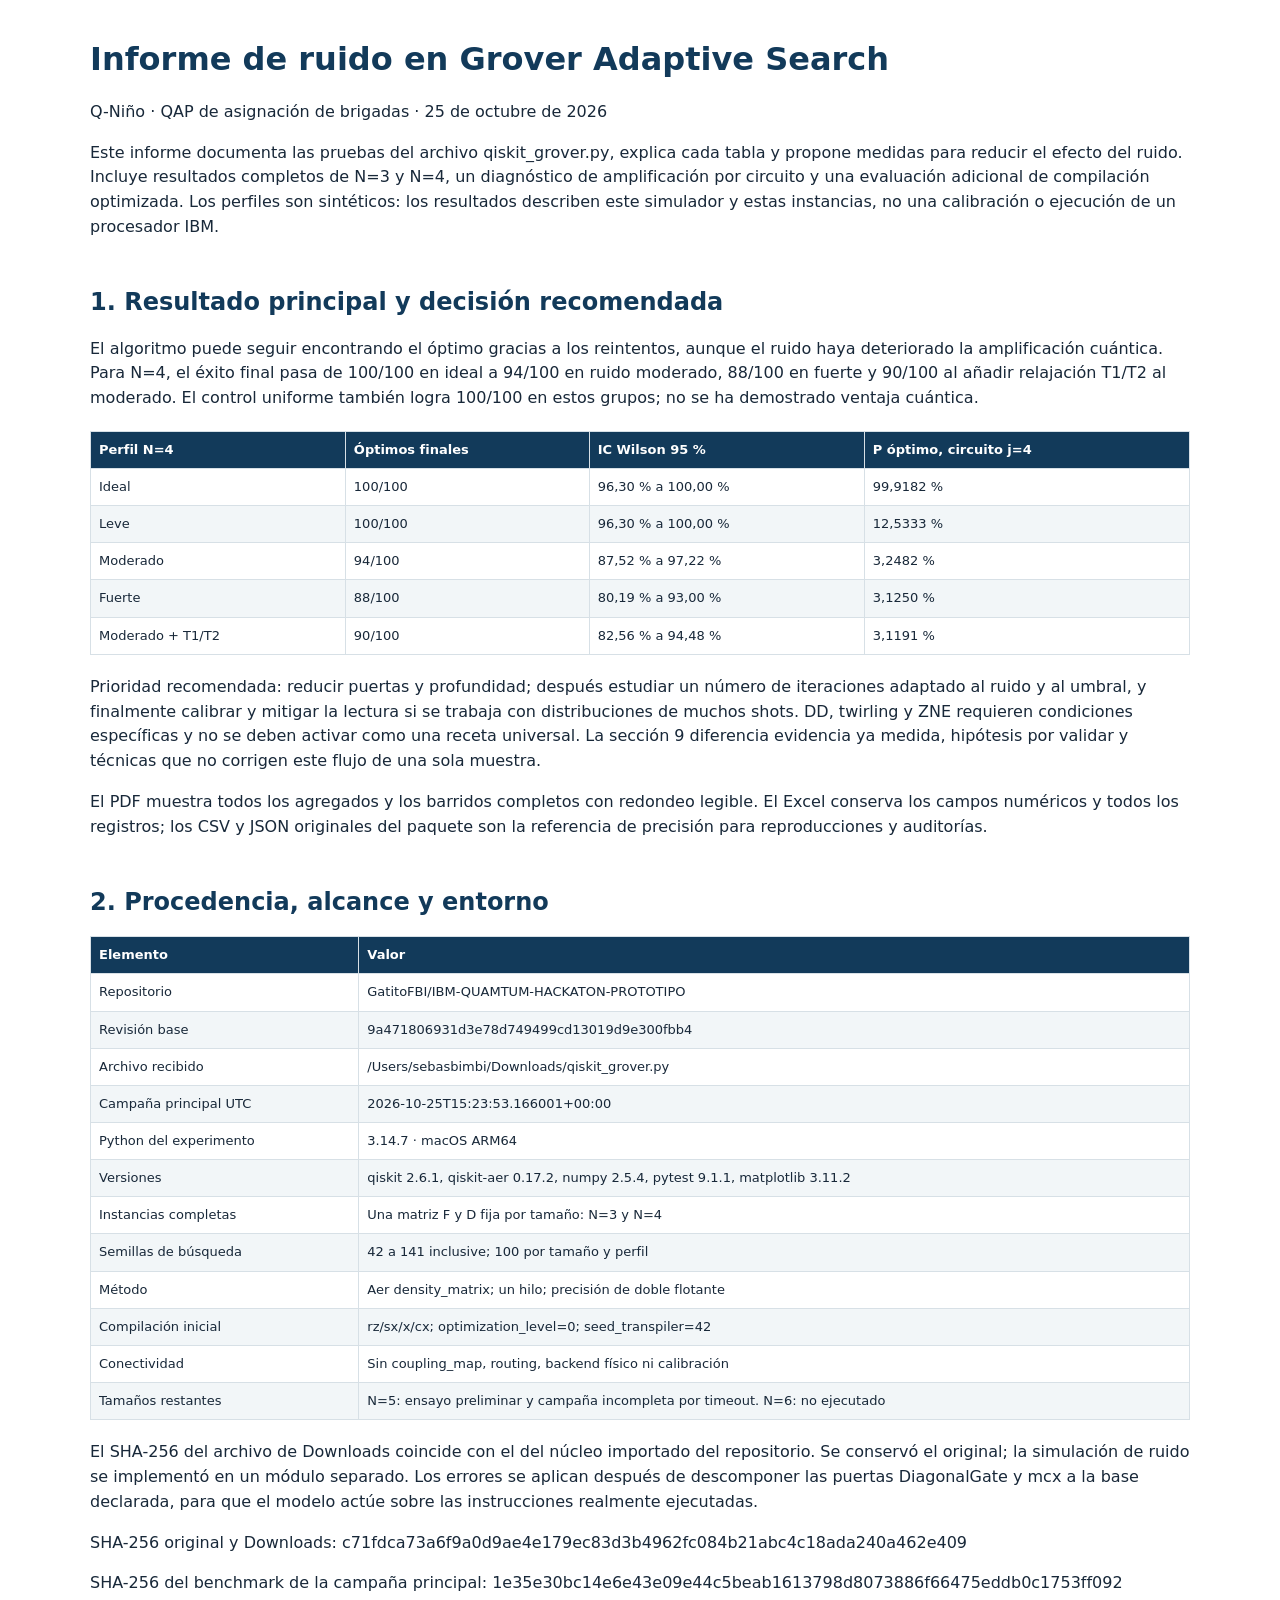
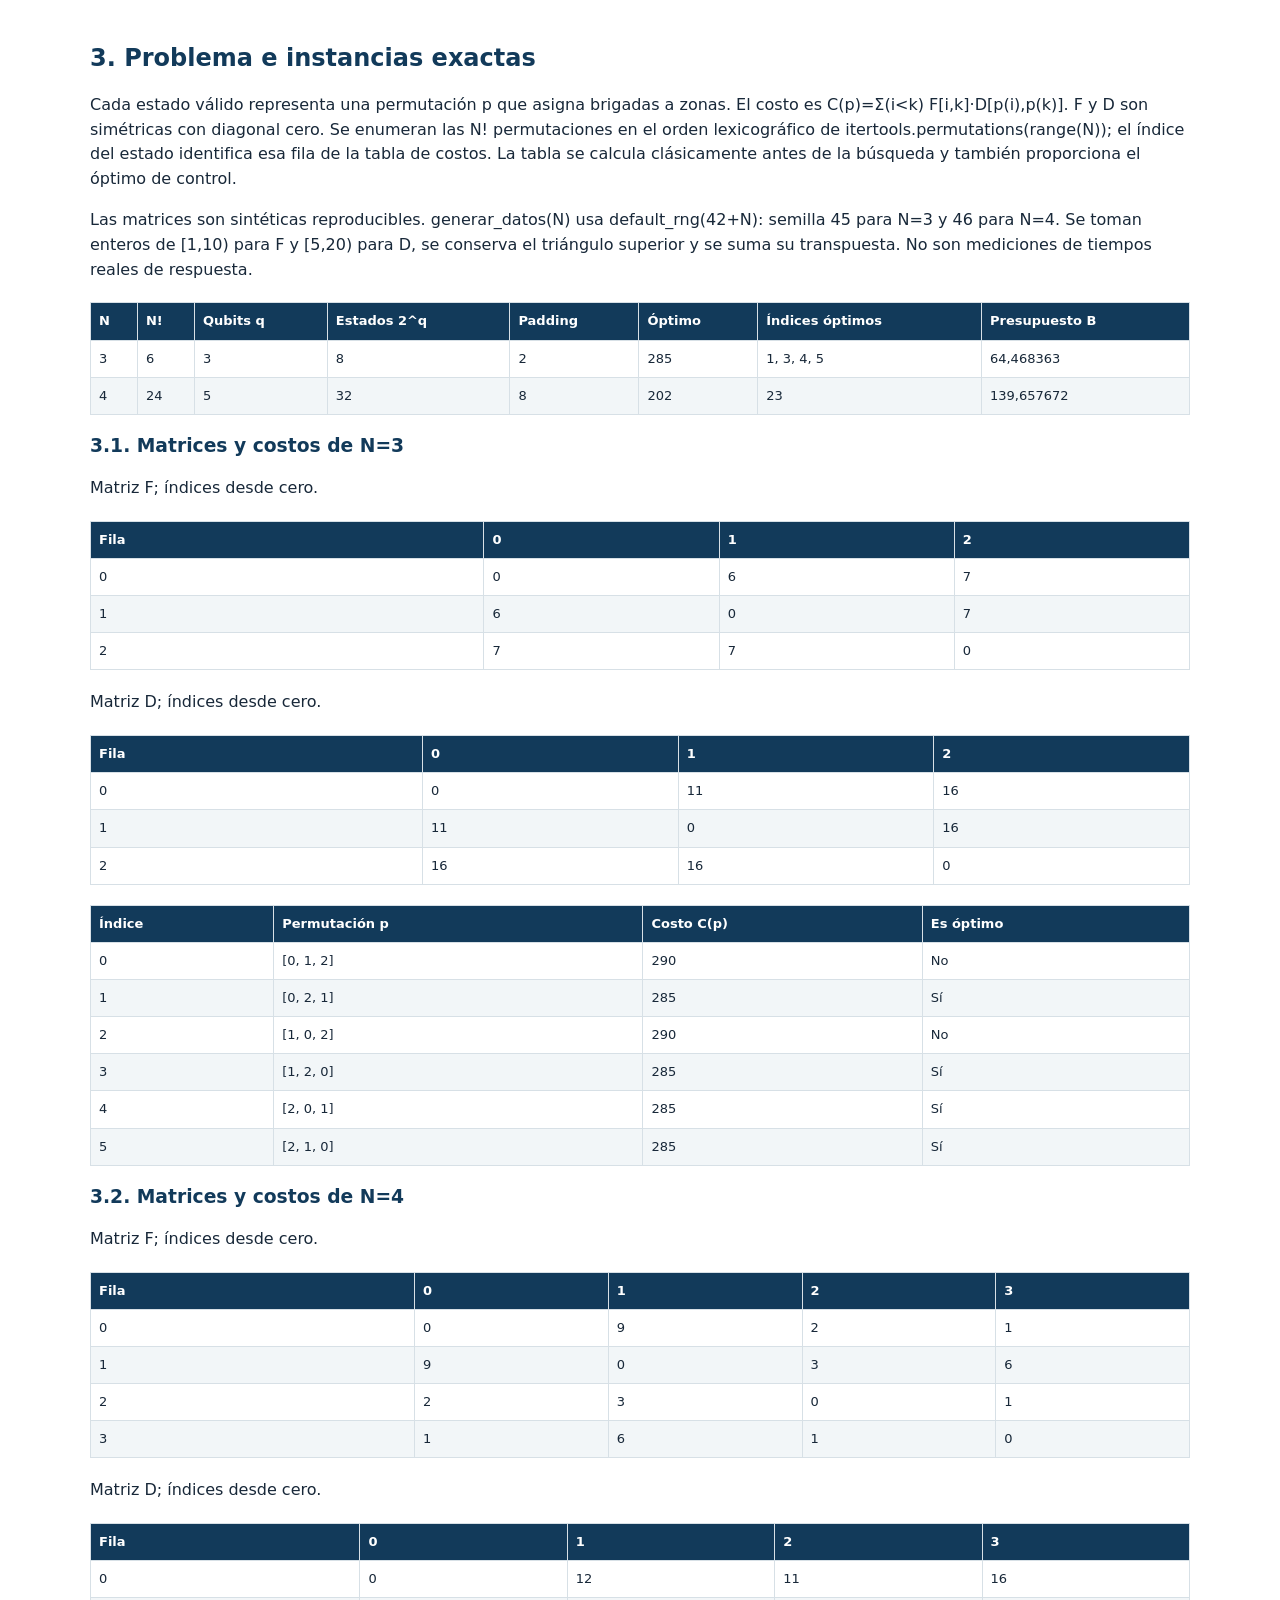
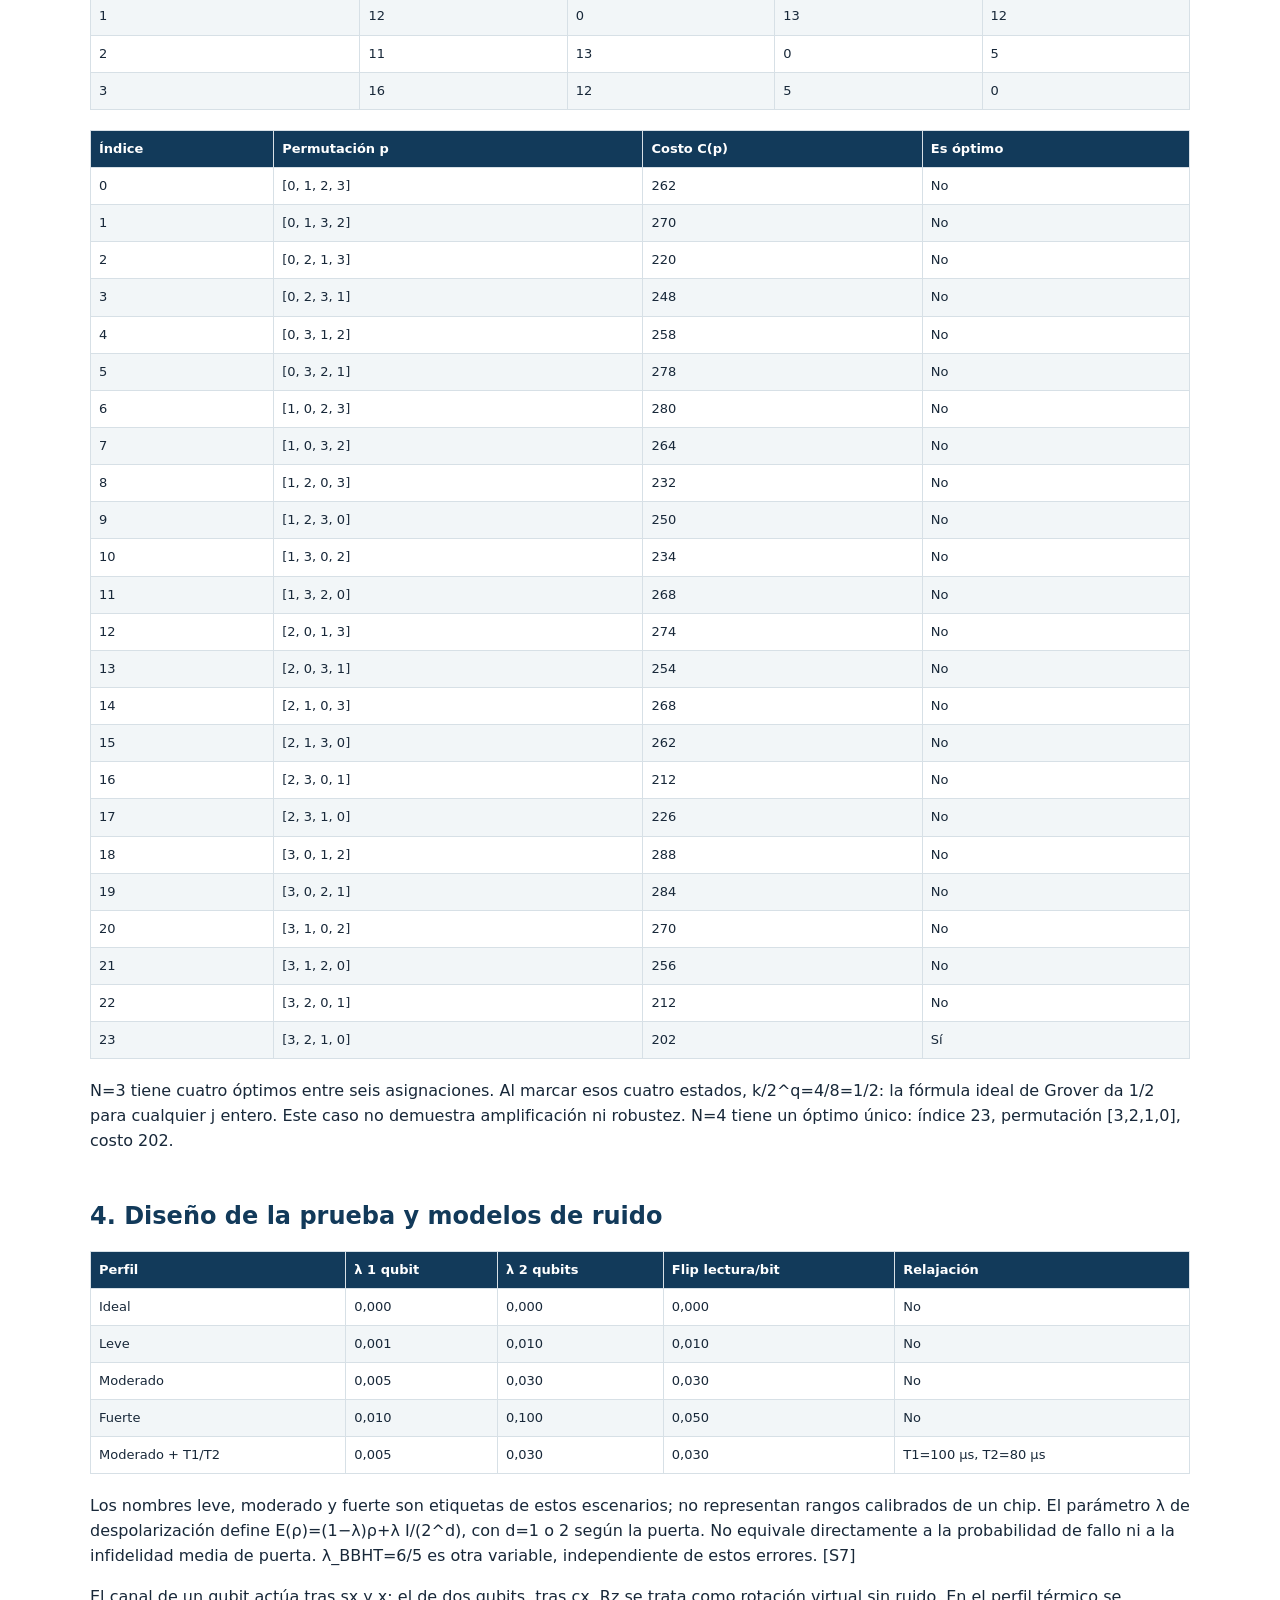
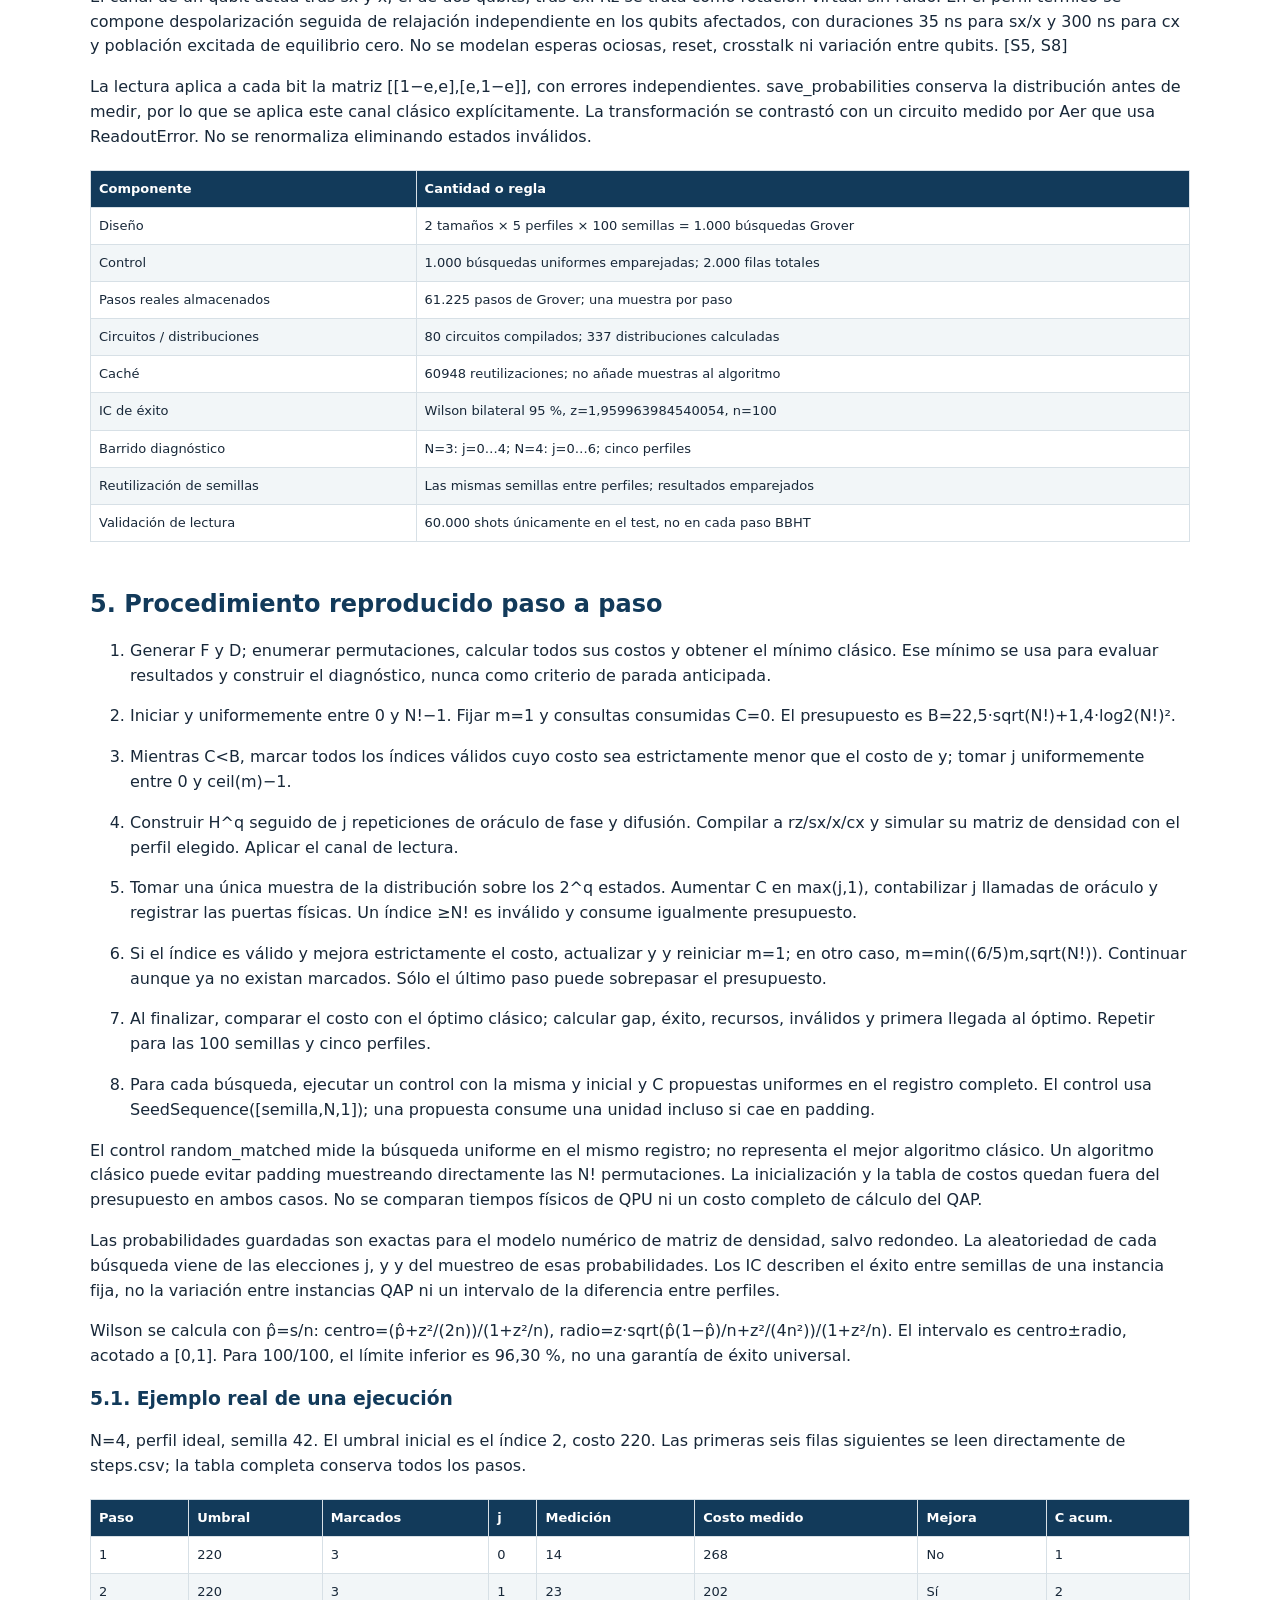
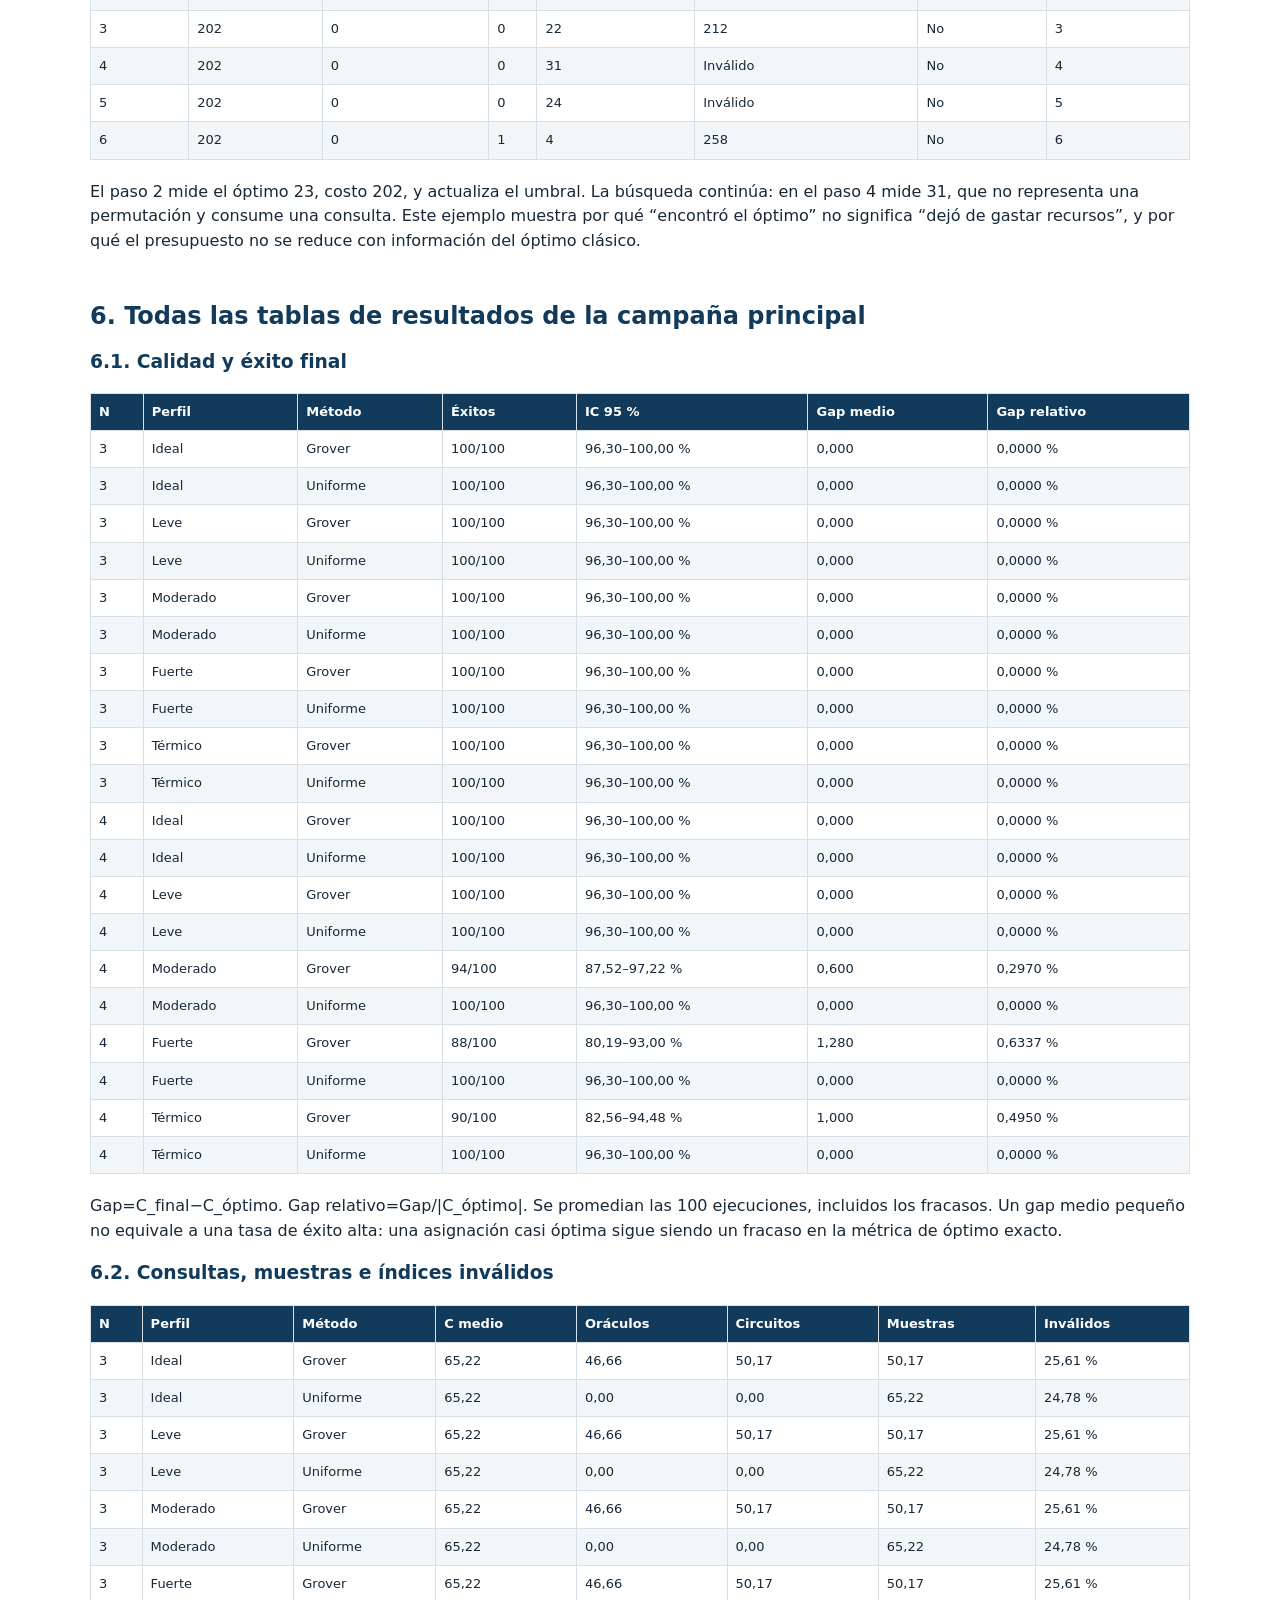
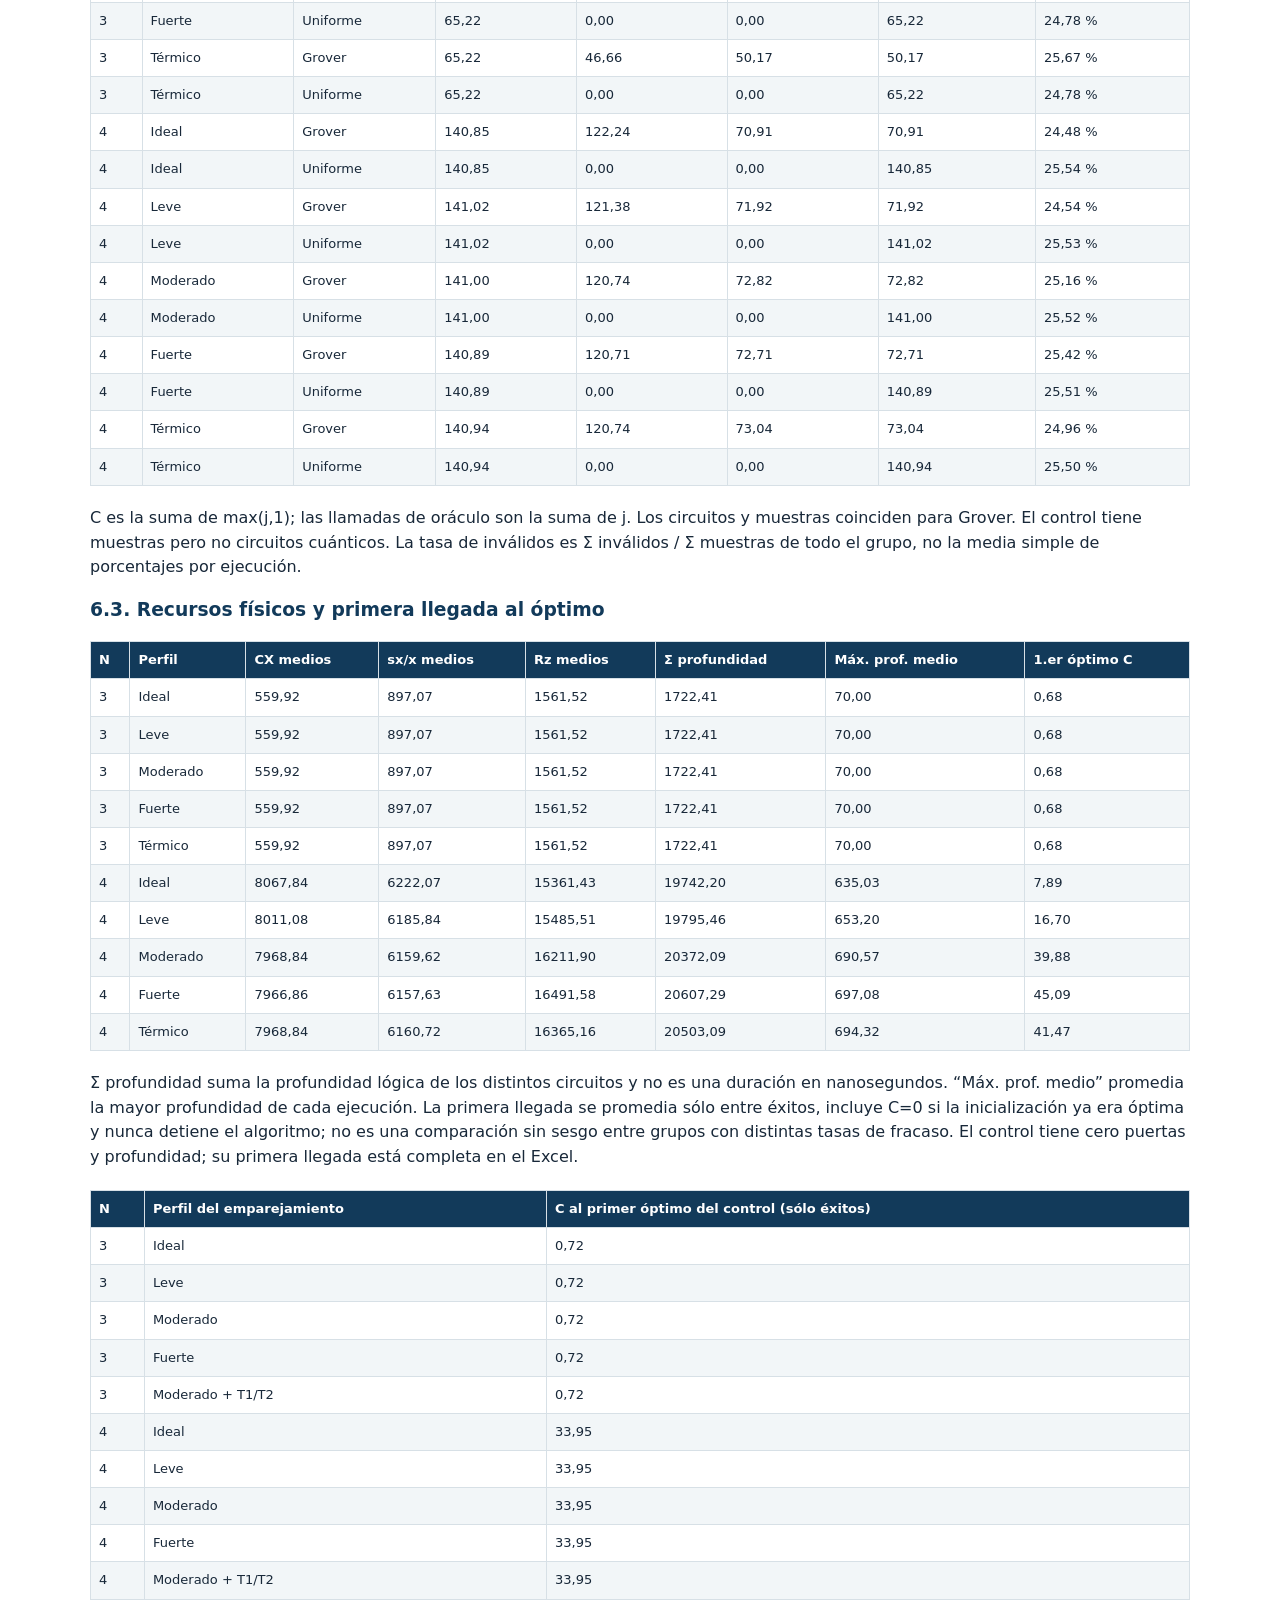
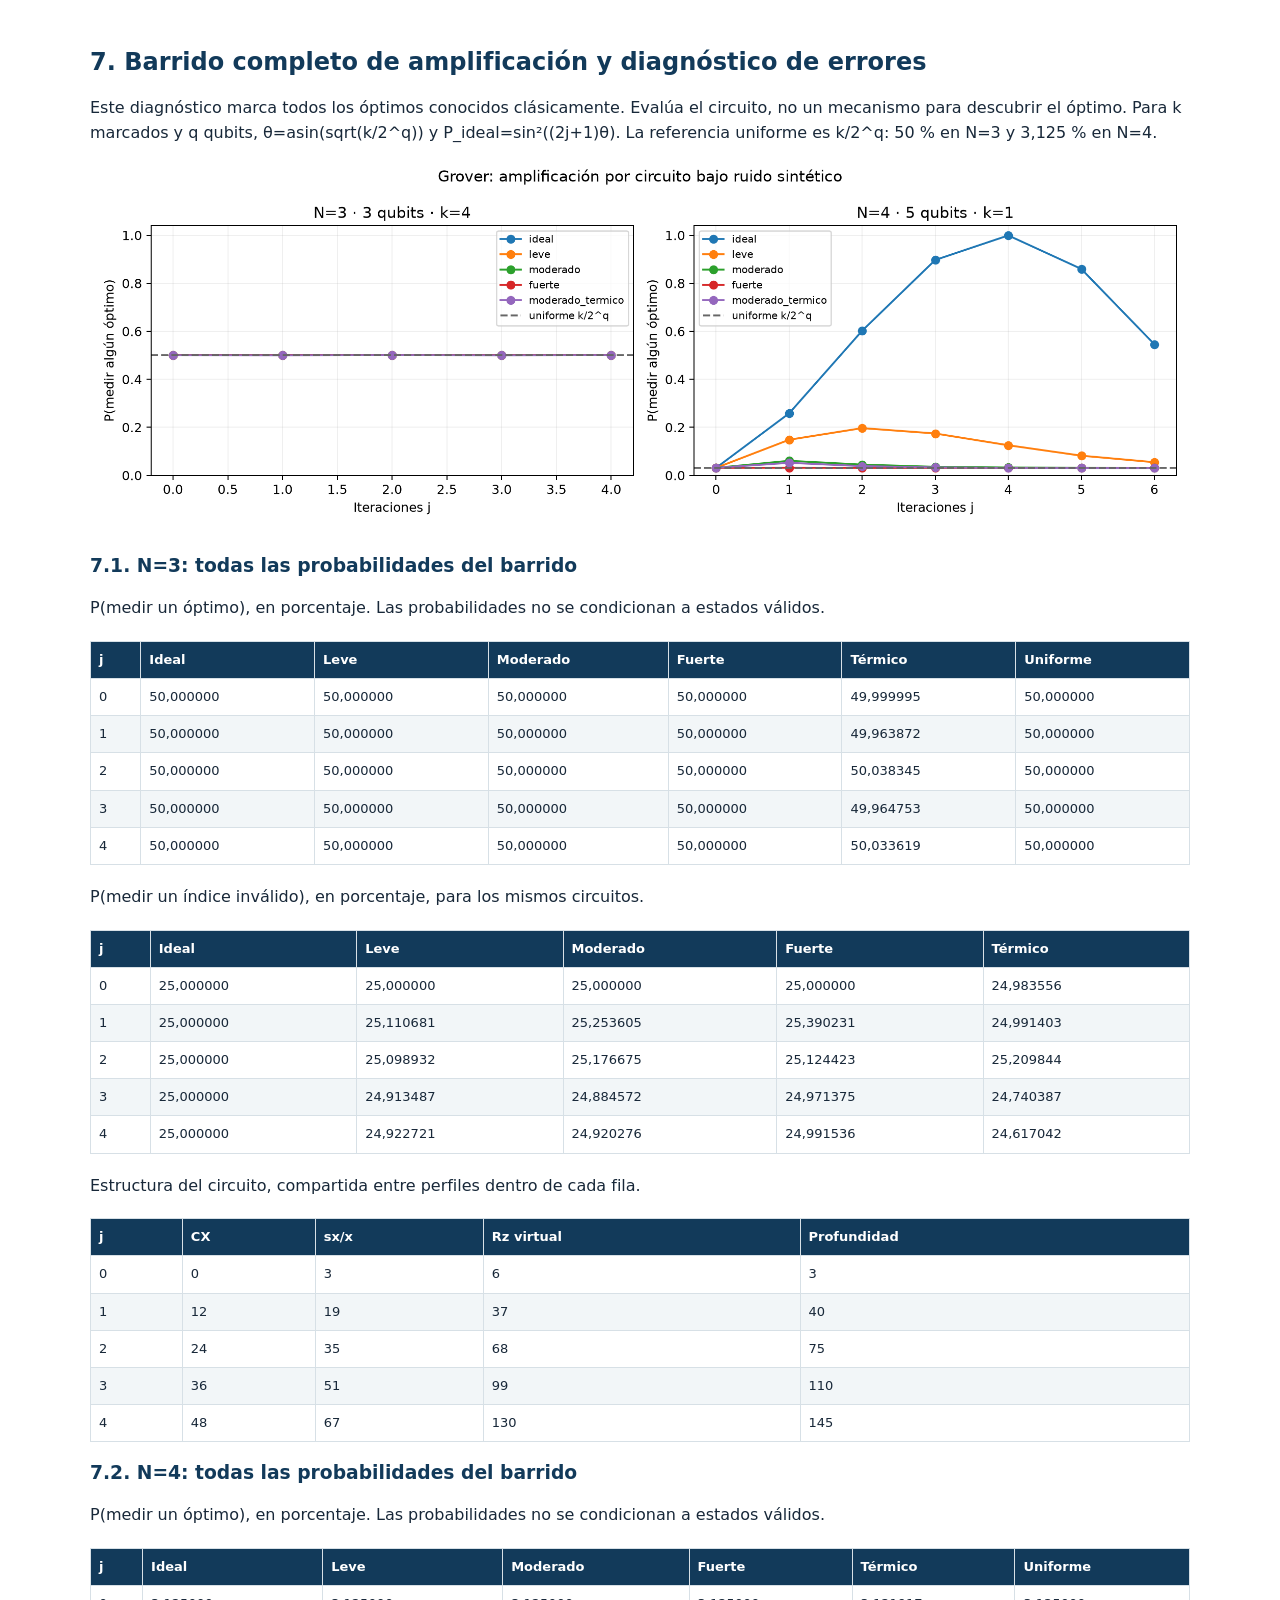
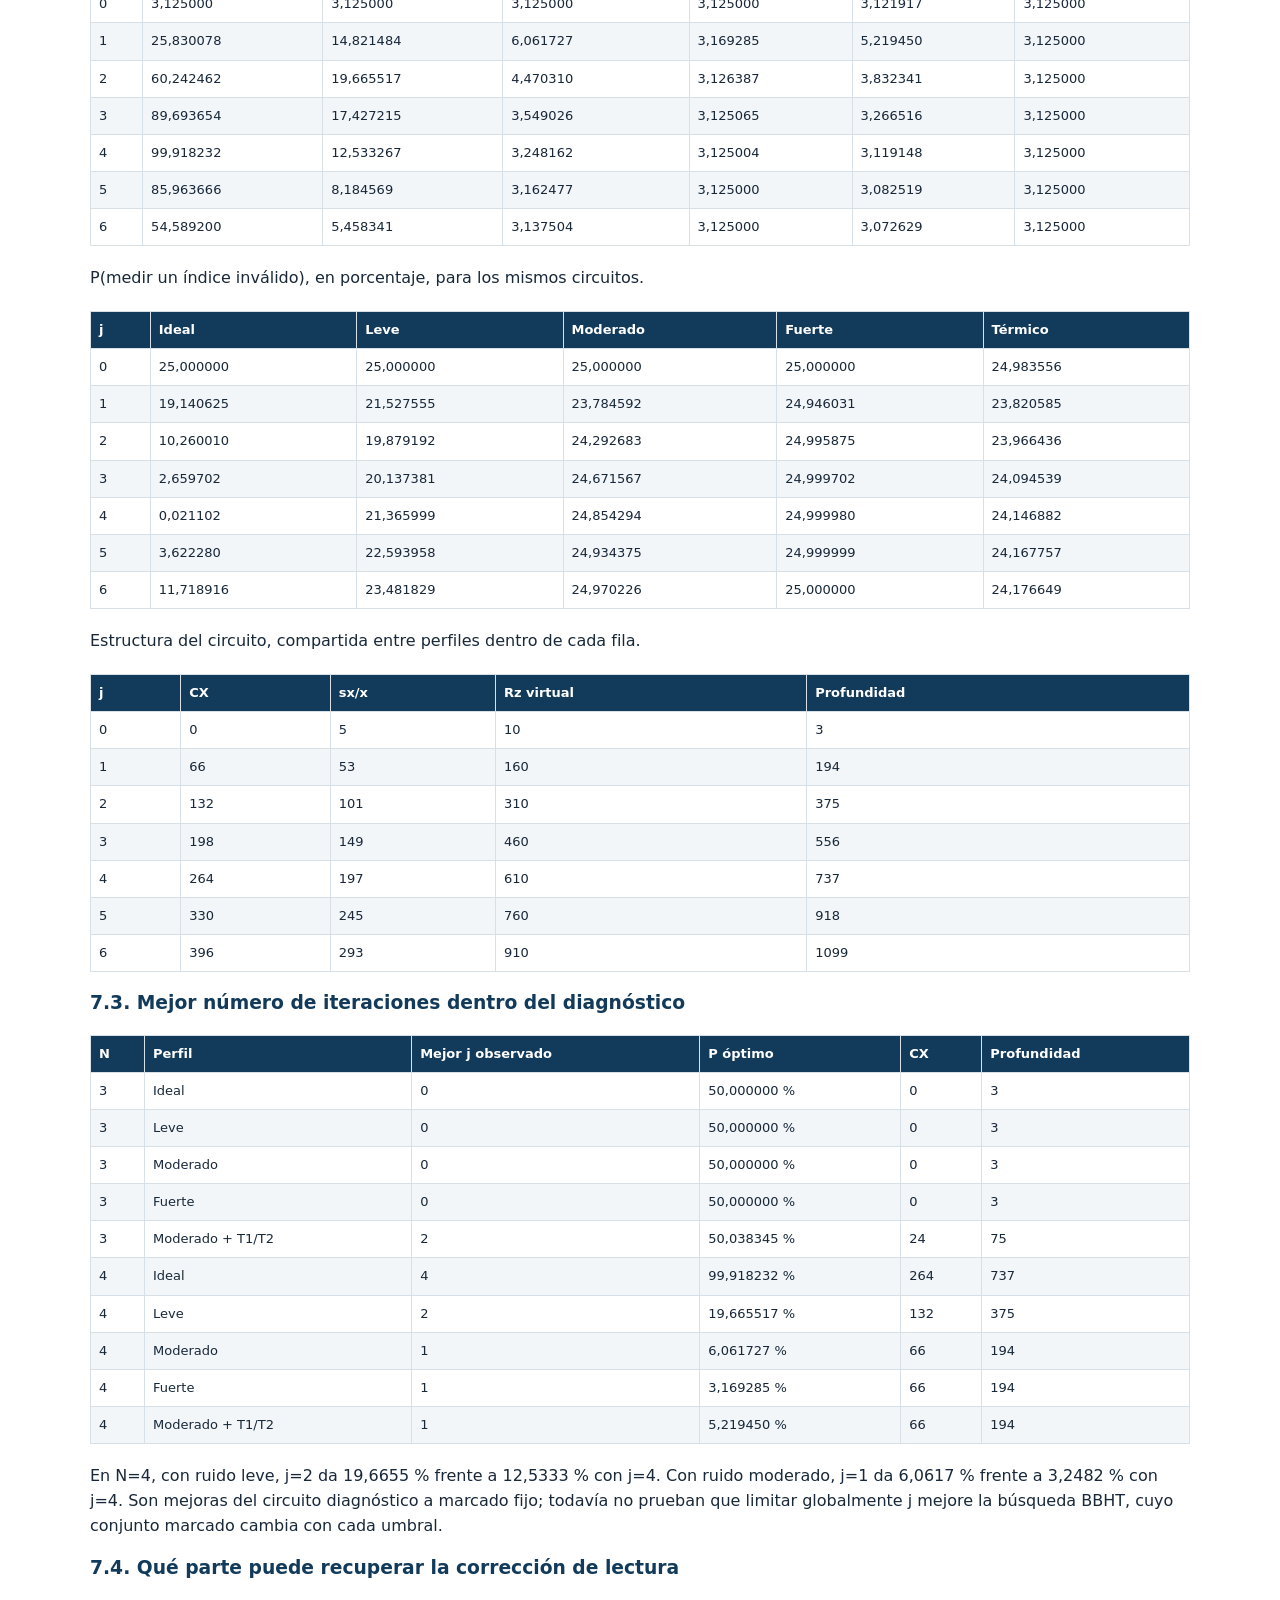
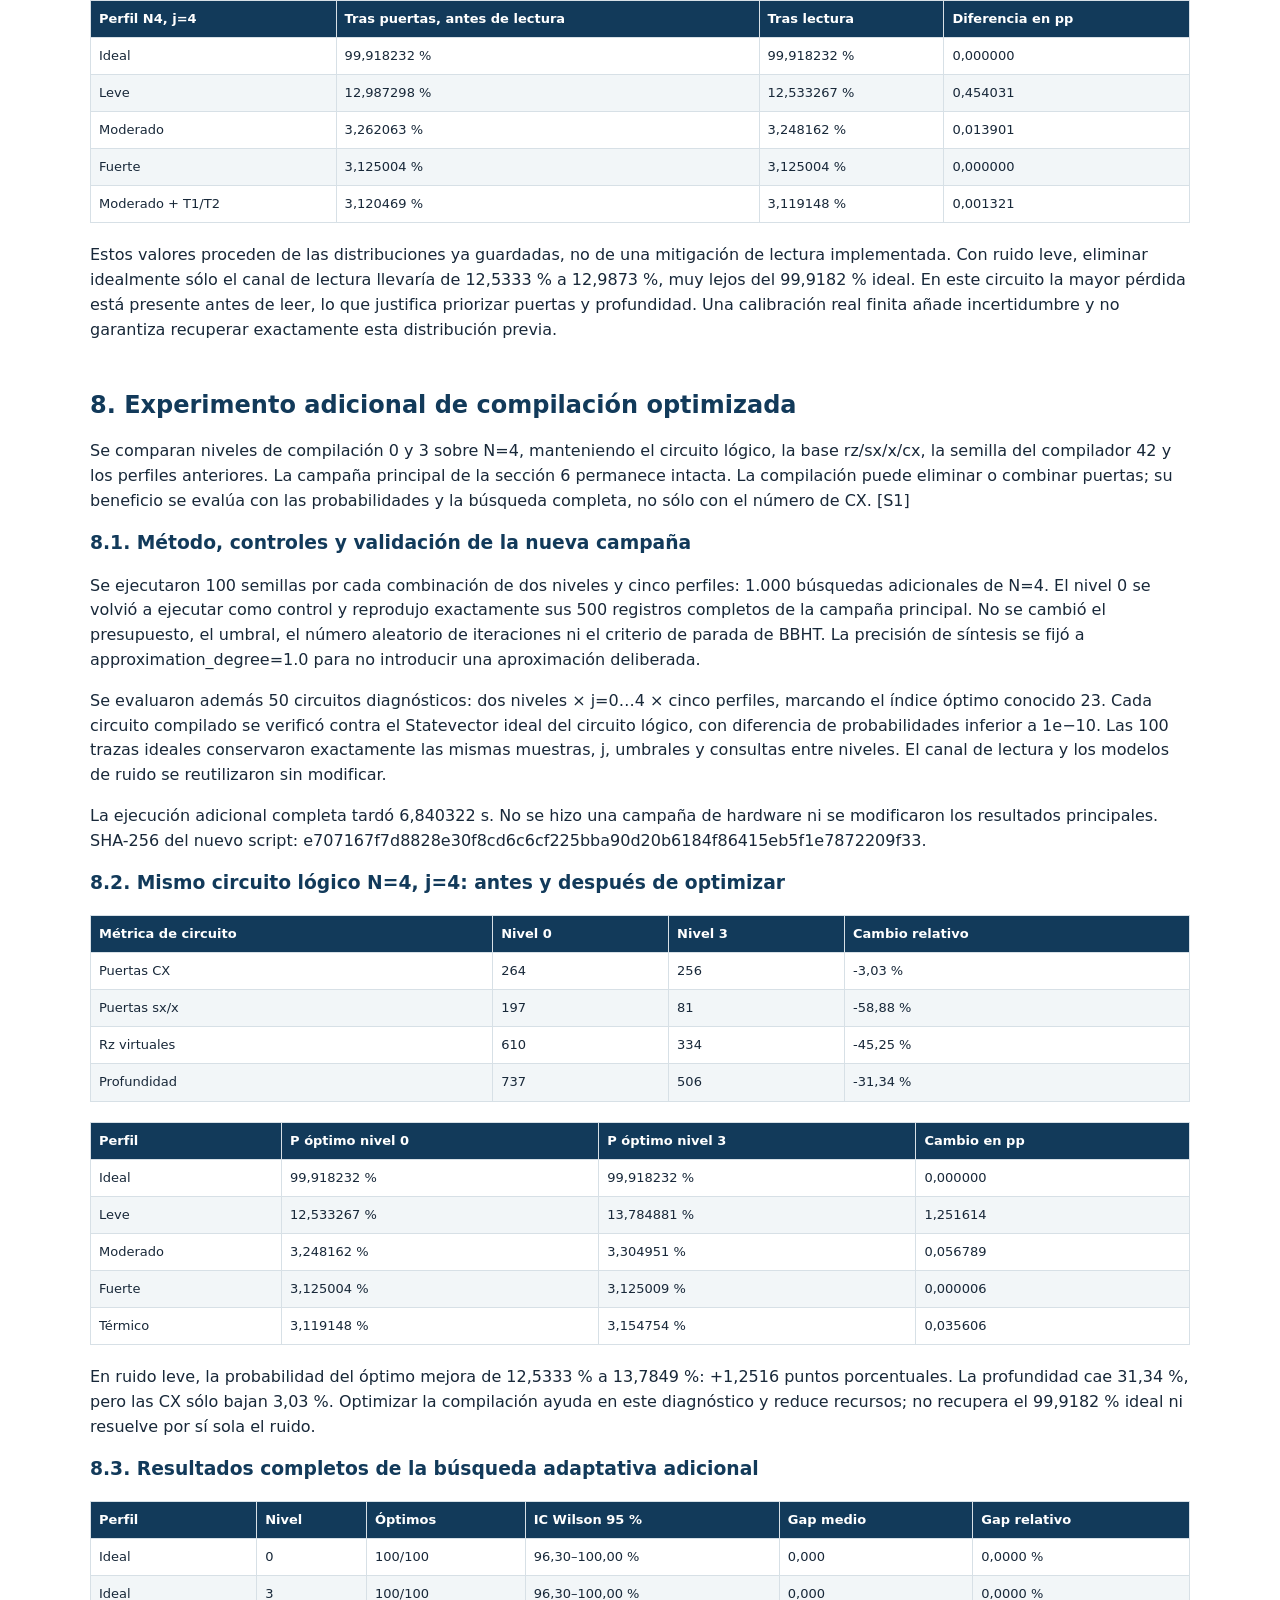
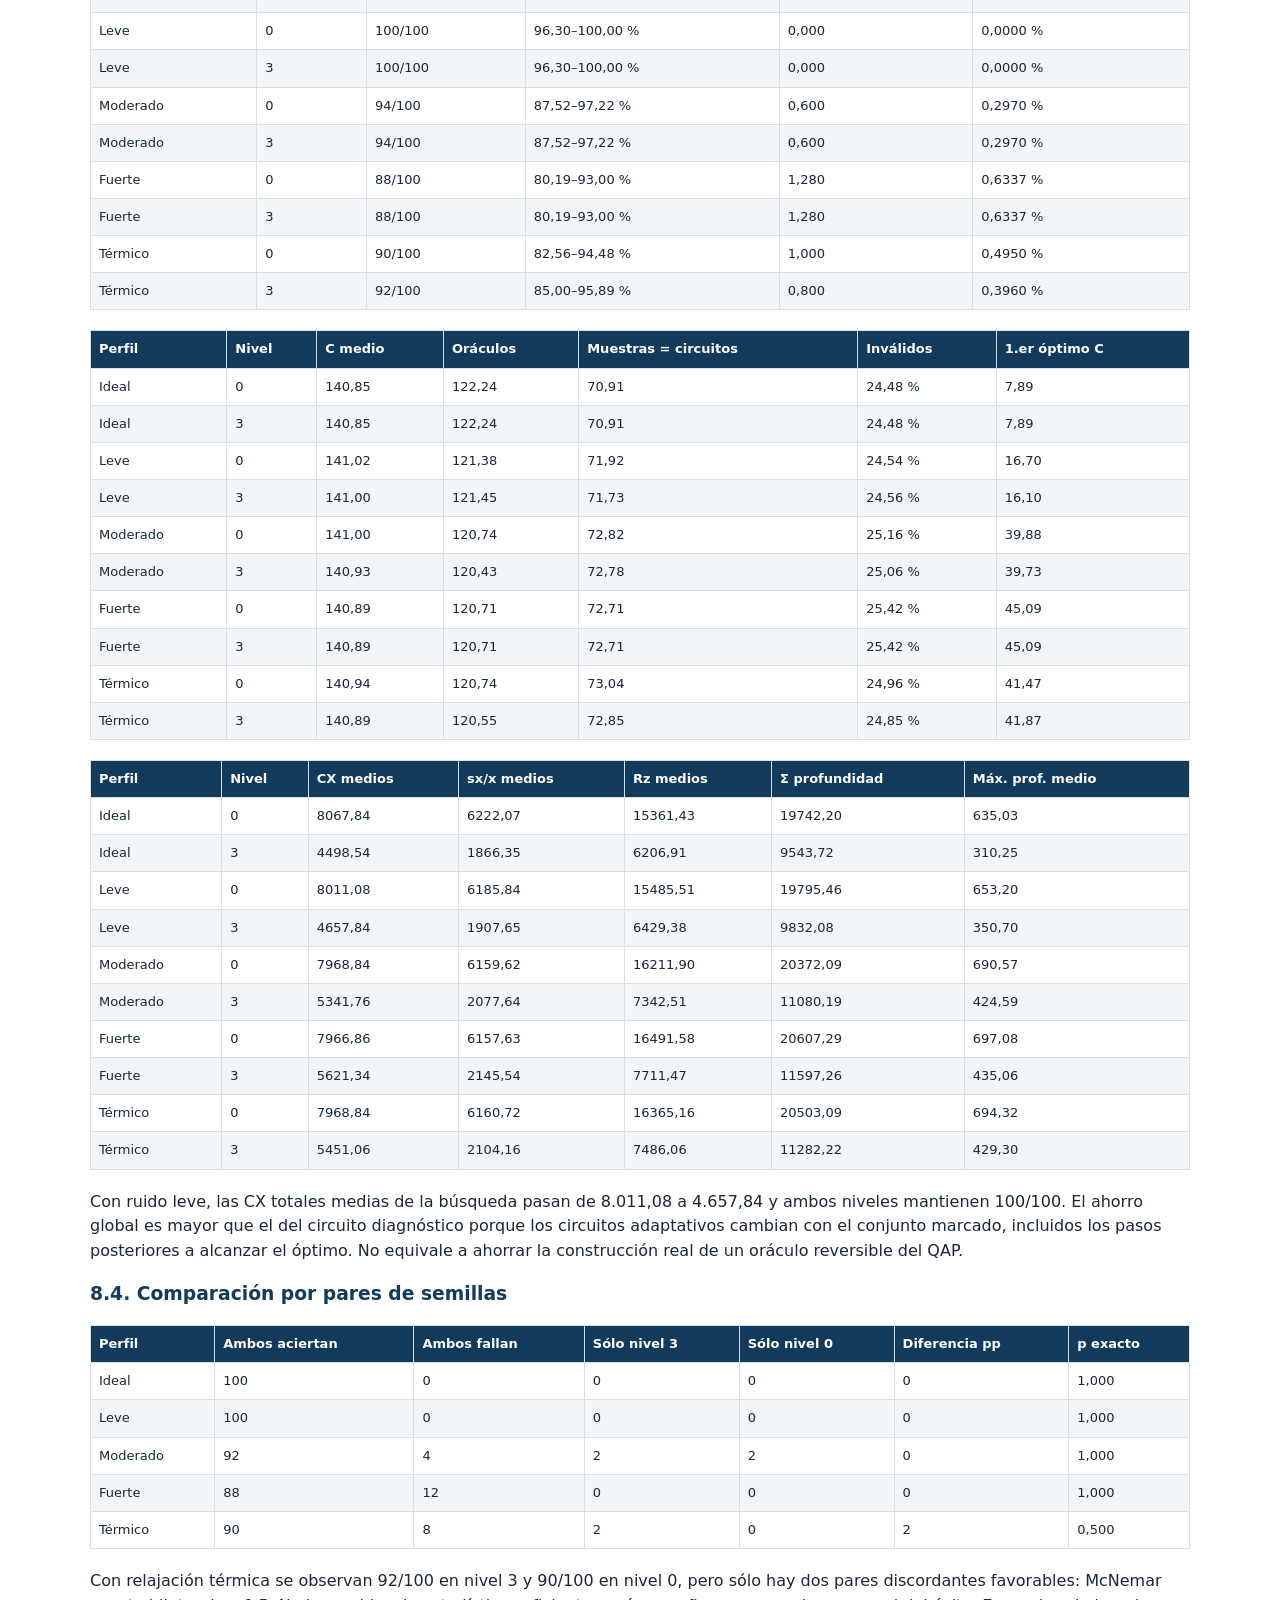
<file: docs/noise/informe/INFORME_RUIDO_GROVER.html>
<!doctype html><html lang="es"><meta charset="utf-8"><title>Informe de ruido en Grover</title><style>body{font:16px/1.55 system-ui,sans-serif;color:#182839;margin:40px auto;max-width:1100px;padding:0 24px}h1,h2,h3{color:#123a5a;line-height:1.2}h2{margin-top:2em}table{border-collapse:collapse;width:100%;font-size:13px;margin:20px 0}th{background:#123a5a;color:white;text-align:left}td,th{border:1px solid #d7e0e6;padding:8px}tr:nth-child(even){background:#f2f6f8}img{max-width:100%}pre{background:#eef3f6;padding:16px;overflow:auto}p{overflow-wrap:anywhere}@media print{body{font-size:10pt;margin:0}h2,h3{break-after:avoid}tr{break-inside:avoid}thead{display:table-header-group}pre{white-space:pre-wrap}}</style><body><h1>Informe de ruido en Grover Adaptive Search</h1>
<p>Q-Niño · QAP de asignación de brigadas · 25 de octubre de 2026</p>
<p>Este informe documenta las pruebas del archivo qiskit_grover.py, explica cada tabla y propone medidas para reducir el efecto del ruido. Incluye resultados completos de N=3 y N=4, un diagnóstico de amplificación por circuito y una evaluación adicional de compilación optimizada. Los perfiles son sintéticos: los resultados describen este simulador y estas instancias, no una calibración o ejecución de un procesador IBM.</p>
<h2>1. Resultado principal y decisión recomendada</h2>
<p>El algoritmo puede seguir encontrando el óptimo gracias a los reintentos, aunque el ruido haya deteriorado la amplificación cuántica. Para N=4, el éxito final pasa de 100/100 en ideal a 94/100 en ruido moderado, 88/100 en fuerte y 90/100 al añadir relajación T1/T2 al moderado. El control uniforme también logra 100/100 en estos grupos; no se ha demostrado ventaja cuántica.</p>
<table>
<thead>
<tr>
<th>Perfil N=4</th>
<th>Óptimos finales</th>
<th>IC Wilson 95 %</th>
<th>P óptimo, circuito j=4</th>
</tr>
</thead>
<tbody>
<tr>
<td>Ideal</td>
<td>100/100</td>
<td>96,30 % a 100,00 %</td>
<td>99,9182 %</td>
</tr>
<tr>
<td>Leve</td>
<td>100/100</td>
<td>96,30 % a 100,00 %</td>
<td>12,5333 %</td>
</tr>
<tr>
<td>Moderado</td>
<td>94/100</td>
<td>87,52 % a 97,22 %</td>
<td>3,2482 %</td>
</tr>
<tr>
<td>Fuerte</td>
<td>88/100</td>
<td>80,19 % a 93,00 %</td>
<td>3,1250 %</td>
</tr>
<tr>
<td>Moderado + T1/T2</td>
<td>90/100</td>
<td>82,56 % a 94,48 %</td>
<td>3,1191 %</td>
</tr>
</tbody>
</table>
<p>Prioridad recomendada: reducir puertas y profundidad; después estudiar un número de iteraciones adaptado al ruido y al umbral, y finalmente calibrar y mitigar la lectura si se trabaja con distribuciones de muchos shots. DD, twirling y ZNE requieren condiciones específicas y no se deben activar como una receta universal. La sección 9 diferencia evidencia ya medida, hipótesis por validar y técnicas que no corrigen este flujo de una sola muestra.</p>
<p>El PDF muestra todos los agregados y los barridos completos con redondeo legible. El Excel conserva los campos numéricos y todos los registros; los CSV y JSON originales del paquete son la referencia de precisión para reproducciones y auditorías.</p>
<h2>2. Procedencia, alcance y entorno</h2>
<table>
<thead>
<tr>
<th>Elemento</th>
<th>Valor</th>
</tr>
</thead>
<tbody>
<tr>
<td>Repositorio</td>
<td>GatitoFBI/IBM-QUAMTUM-HACKATON-PROTOTIPO</td>
</tr>
<tr>
<td>Revisión base</td>
<td>9a471806931d3e78d749499cd13019d9e300fbb4</td>
</tr>
<tr>
<td>Archivo recibido</td>
<td>/Users/sebasbimbi/Downloads/qiskit_grover.py</td>
</tr>
<tr>
<td>Campaña principal UTC</td>
<td>2026-10-25T15:23:53.166001+00:00</td>
</tr>
<tr>
<td>Python del experimento</td>
<td>3.14.7 · macOS ARM64</td>
</tr>
<tr>
<td>Versiones</td>
<td>qiskit 2.6.1, qiskit-aer 0.17.2, numpy 2.5.4, pytest 9.1.1, matplotlib 3.11.2</td>
</tr>
<tr>
<td>Instancias completas</td>
<td>Una matriz F y D fija por tamaño: N=3 y N=4</td>
</tr>
<tr>
<td>Semillas de búsqueda</td>
<td>42 a 141 inclusive; 100 por tamaño y perfil</td>
</tr>
<tr>
<td>Método</td>
<td>Aer density_matrix; un hilo; precisión de doble flotante</td>
</tr>
<tr>
<td>Compilación inicial</td>
<td>rz/sx/x/cx; optimization_level=0; seed_transpiler=42</td>
</tr>
<tr>
<td>Conectividad</td>
<td>Sin coupling_map, routing, backend físico ni calibración</td>
</tr>
<tr>
<td>Tamaños restantes</td>
<td>N=5: ensayo preliminar y campaña incompleta por timeout. N=6: no ejecutado</td>
</tr>
</tbody>
</table>
<p>El SHA-256 del archivo de Downloads coincide con el del núcleo importado del repositorio. Se conservó el original; la simulación de ruido se implementó en un módulo separado. Los errores se aplican después de descomponer las puertas DiagonalGate y mcx a la base declarada, para que el modelo actúe sobre las instrucciones realmente ejecutadas.</p>
<p>SHA-256 original y Downloads: c71fdca73a6f9a0d9ae4e179ec83d3b4962fc084b21abc4c18ada240a462e409</p>
<p>SHA-256 del benchmark de la campaña principal: 1e35e30bc14e6e43e09e44c5beab1613798d8073886f66475eddb0c1753ff092</p>
<h2>3. Problema e instancias exactas</h2>
<p>Cada estado válido representa una permutación p que asigna brigadas a zonas. El costo es C(p)=Σ(i&lt;k) F[i,k]·D[p(i),p(k)]. F y D son simétricas con diagonal cero. Se enumeran las N! permutaciones en el orden lexicográfico de itertools.permutations(range(N)); el índice del estado identifica esa fila de la tabla de costos. La tabla se calcula clásicamente antes de la búsqueda y también proporciona el óptimo de control.</p>
<p>Las matrices son sintéticas reproducibles. generar_datos(N) usa default_rng(42+N): semilla 45 para N=3 y 46 para N=4. Se toman enteros de [1,10) para F y [5,20) para D, se conserva el triángulo superior y se suma su transpuesta. No son mediciones de tiempos reales de respuesta.</p>
<table>
<thead>
<tr>
<th>N</th>
<th>N!</th>
<th>Qubits q</th>
<th>Estados 2^q</th>
<th>Padding</th>
<th>Óptimo</th>
<th>Índices óptimos</th>
<th>Presupuesto B</th>
</tr>
</thead>
<tbody>
<tr>
<td>3</td>
<td>6</td>
<td>3</td>
<td>8</td>
<td>2</td>
<td>285</td>
<td>1, 3, 4, 5</td>
<td>64,468363</td>
</tr>
<tr>
<td>4</td>
<td>24</td>
<td>5</td>
<td>32</td>
<td>8</td>
<td>202</td>
<td>23</td>
<td>139,657672</td>
</tr>
</tbody>
</table>
<h3>3.1. Matrices y costos de N=3</h3>
<p>Matriz F; índices desde cero.</p>
<table>
<thead>
<tr>
<th>Fila</th>
<th>0</th>
<th>1</th>
<th>2</th>
</tr>
</thead>
<tbody>
<tr>
<td>0</td>
<td>0</td>
<td>6</td>
<td>7</td>
</tr>
<tr>
<td>1</td>
<td>6</td>
<td>0</td>
<td>7</td>
</tr>
<tr>
<td>2</td>
<td>7</td>
<td>7</td>
<td>0</td>
</tr>
</tbody>
</table>
<p>Matriz D; índices desde cero.</p>
<table>
<thead>
<tr>
<th>Fila</th>
<th>0</th>
<th>1</th>
<th>2</th>
</tr>
</thead>
<tbody>
<tr>
<td>0</td>
<td>0</td>
<td>11</td>
<td>16</td>
</tr>
<tr>
<td>1</td>
<td>11</td>
<td>0</td>
<td>16</td>
</tr>
<tr>
<td>2</td>
<td>16</td>
<td>16</td>
<td>0</td>
</tr>
</tbody>
</table>
<table>
<thead>
<tr>
<th>Índice</th>
<th>Permutación p</th>
<th>Costo C(p)</th>
<th>Es óptimo</th>
</tr>
</thead>
<tbody>
<tr>
<td>0</td>
<td>[0, 1, 2]</td>
<td>290</td>
<td>No</td>
</tr>
<tr>
<td>1</td>
<td>[0, 2, 1]</td>
<td>285</td>
<td>Sí</td>
</tr>
<tr>
<td>2</td>
<td>[1, 0, 2]</td>
<td>290</td>
<td>No</td>
</tr>
<tr>
<td>3</td>
<td>[1, 2, 0]</td>
<td>285</td>
<td>Sí</td>
</tr>
<tr>
<td>4</td>
<td>[2, 0, 1]</td>
<td>285</td>
<td>Sí</td>
</tr>
<tr>
<td>5</td>
<td>[2, 1, 0]</td>
<td>285</td>
<td>Sí</td>
</tr>
</tbody>
</table>
<h3>3.2. Matrices y costos de N=4</h3>
<p>Matriz F; índices desde cero.</p>
<table>
<thead>
<tr>
<th>Fila</th>
<th>0</th>
<th>1</th>
<th>2</th>
<th>3</th>
</tr>
</thead>
<tbody>
<tr>
<td>0</td>
<td>0</td>
<td>9</td>
<td>2</td>
<td>1</td>
</tr>
<tr>
<td>1</td>
<td>9</td>
<td>0</td>
<td>3</td>
<td>6</td>
</tr>
<tr>
<td>2</td>
<td>2</td>
<td>3</td>
<td>0</td>
<td>1</td>
</tr>
<tr>
<td>3</td>
<td>1</td>
<td>6</td>
<td>1</td>
<td>0</td>
</tr>
</tbody>
</table>
<p>Matriz D; índices desde cero.</p>
<table>
<thead>
<tr>
<th>Fila</th>
<th>0</th>
<th>1</th>
<th>2</th>
<th>3</th>
</tr>
</thead>
<tbody>
<tr>
<td>0</td>
<td>0</td>
<td>12</td>
<td>11</td>
<td>16</td>
</tr>
<tr>
<td>1</td>
<td>12</td>
<td>0</td>
<td>13</td>
<td>12</td>
</tr>
<tr>
<td>2</td>
<td>11</td>
<td>13</td>
<td>0</td>
<td>5</td>
</tr>
<tr>
<td>3</td>
<td>16</td>
<td>12</td>
<td>5</td>
<td>0</td>
</tr>
</tbody>
</table>
<table>
<thead>
<tr>
<th>Índice</th>
<th>Permutación p</th>
<th>Costo C(p)</th>
<th>Es óptimo</th>
</tr>
</thead>
<tbody>
<tr>
<td>0</td>
<td>[0, 1, 2, 3]</td>
<td>262</td>
<td>No</td>
</tr>
<tr>
<td>1</td>
<td>[0, 1, 3, 2]</td>
<td>270</td>
<td>No</td>
</tr>
<tr>
<td>2</td>
<td>[0, 2, 1, 3]</td>
<td>220</td>
<td>No</td>
</tr>
<tr>
<td>3</td>
<td>[0, 2, 3, 1]</td>
<td>248</td>
<td>No</td>
</tr>
<tr>
<td>4</td>
<td>[0, 3, 1, 2]</td>
<td>258</td>
<td>No</td>
</tr>
<tr>
<td>5</td>
<td>[0, 3, 2, 1]</td>
<td>278</td>
<td>No</td>
</tr>
<tr>
<td>6</td>
<td>[1, 0, 2, 3]</td>
<td>280</td>
<td>No</td>
</tr>
<tr>
<td>7</td>
<td>[1, 0, 3, 2]</td>
<td>264</td>
<td>No</td>
</tr>
<tr>
<td>8</td>
<td>[1, 2, 0, 3]</td>
<td>232</td>
<td>No</td>
</tr>
<tr>
<td>9</td>
<td>[1, 2, 3, 0]</td>
<td>250</td>
<td>No</td>
</tr>
<tr>
<td>10</td>
<td>[1, 3, 0, 2]</td>
<td>234</td>
<td>No</td>
</tr>
<tr>
<td>11</td>
<td>[1, 3, 2, 0]</td>
<td>268</td>
<td>No</td>
</tr>
<tr>
<td>12</td>
<td>[2, 0, 1, 3]</td>
<td>274</td>
<td>No</td>
</tr>
<tr>
<td>13</td>
<td>[2, 0, 3, 1]</td>
<td>254</td>
<td>No</td>
</tr>
<tr>
<td>14</td>
<td>[2, 1, 0, 3]</td>
<td>268</td>
<td>No</td>
</tr>
<tr>
<td>15</td>
<td>[2, 1, 3, 0]</td>
<td>262</td>
<td>No</td>
</tr>
<tr>
<td>16</td>
<td>[2, 3, 0, 1]</td>
<td>212</td>
<td>No</td>
</tr>
<tr>
<td>17</td>
<td>[2, 3, 1, 0]</td>
<td>226</td>
<td>No</td>
</tr>
<tr>
<td>18</td>
<td>[3, 0, 1, 2]</td>
<td>288</td>
<td>No</td>
</tr>
<tr>
<td>19</td>
<td>[3, 0, 2, 1]</td>
<td>284</td>
<td>No</td>
</tr>
<tr>
<td>20</td>
<td>[3, 1, 0, 2]</td>
<td>270</td>
<td>No</td>
</tr>
<tr>
<td>21</td>
<td>[3, 1, 2, 0]</td>
<td>256</td>
<td>No</td>
</tr>
<tr>
<td>22</td>
<td>[3, 2, 0, 1]</td>
<td>212</td>
<td>No</td>
</tr>
<tr>
<td>23</td>
<td>[3, 2, 1, 0]</td>
<td>202</td>
<td>Sí</td>
</tr>
</tbody>
</table>
<p>N=3 tiene cuatro óptimos entre seis asignaciones. Al marcar esos cuatro estados, k/2^q=4/8=1/2: la fórmula ideal de Grover da 1/2 para cualquier j entero. Este caso no demuestra amplificación ni robustez. N=4 tiene un óptimo único: índice 23, permutación [3,2,1,0], costo 202.</p>
<h2>4. Diseño de la prueba y modelos de ruido</h2>
<table>
<thead>
<tr>
<th>Perfil</th>
<th>λ 1 qubit</th>
<th>λ 2 qubits</th>
<th>Flip lectura/bit</th>
<th>Relajación</th>
</tr>
</thead>
<tbody>
<tr>
<td>Ideal</td>
<td>0,000</td>
<td>0,000</td>
<td>0,000</td>
<td>No</td>
</tr>
<tr>
<td>Leve</td>
<td>0,001</td>
<td>0,010</td>
<td>0,010</td>
<td>No</td>
</tr>
<tr>
<td>Moderado</td>
<td>0,005</td>
<td>0,030</td>
<td>0,030</td>
<td>No</td>
</tr>
<tr>
<td>Fuerte</td>
<td>0,010</td>
<td>0,100</td>
<td>0,050</td>
<td>No</td>
</tr>
<tr>
<td>Moderado + T1/T2</td>
<td>0,005</td>
<td>0,030</td>
<td>0,030</td>
<td>T1=100 μs, T2=80 μs</td>
</tr>
</tbody>
</table>
<p>Los nombres leve, moderado y fuerte son etiquetas de estos escenarios; no representan rangos calibrados de un chip. El parámetro λ de despolarización define E(ρ)=(1−λ)ρ+λ I/(2^d), con d=1 o 2 según la puerta. No equivale directamente a la probabilidad de fallo ni a la infidelidad media de puerta. λ_BBHT=6/5 es otra variable, independiente de estos errores. [S7]</p>
<p>El canal de un qubit actúa tras sx y x; el de dos qubits, tras cx. Rz se trata como rotación virtual sin ruido. En el perfil térmico se compone despolarización seguida de relajación independiente en los qubits afectados, con duraciones 35 ns para sx/x y 300 ns para cx y población excitada de equilibrio cero. No se modelan esperas ociosas, reset, crosstalk ni variación entre qubits. [S5, S8]</p>
<p>La lectura aplica a cada bit la matriz [[1−e,e],[e,1−e]], con errores independientes. save_probabilities conserva la distribución antes de medir, por lo que se aplica este canal clásico explícitamente. La transformación se contrastó con un circuito medido por Aer que usa ReadoutError. No se renormaliza eliminando estados inválidos.</p>
<table>
<thead>
<tr>
<th>Componente</th>
<th>Cantidad o regla</th>
</tr>
</thead>
<tbody>
<tr>
<td>Diseño</td>
<td>2 tamaños × 5 perfiles × 100 semillas = 1.000 búsquedas Grover</td>
</tr>
<tr>
<td>Control</td>
<td>1.000 búsquedas uniformes emparejadas; 2.000 filas totales</td>
</tr>
<tr>
<td>Pasos reales almacenados</td>
<td>61.225 pasos de Grover; una muestra por paso</td>
</tr>
<tr>
<td>Circuitos / distribuciones</td>
<td>80 circuitos compilados; 337 distribuciones calculadas</td>
</tr>
<tr>
<td>Caché</td>
<td>60948 reutilizaciones; no añade muestras al algoritmo</td>
</tr>
<tr>
<td>IC de éxito</td>
<td>Wilson bilateral 95 %, z=1,959963984540054, n=100</td>
</tr>
<tr>
<td>Barrido diagnóstico</td>
<td>N=3: j=0…4; N=4: j=0…6; cinco perfiles</td>
</tr>
<tr>
<td>Reutilización de semillas</td>
<td>Las mismas semillas entre perfiles; resultados emparejados</td>
</tr>
<tr>
<td>Validación de lectura</td>
<td>60.000 shots únicamente en el test, no en cada paso BBHT</td>
</tr>
</tbody>
</table>
<h2>5. Procedimiento reproducido paso a paso</h2>
<ol>
<li>
<p>Generar F y D; enumerar permutaciones, calcular todos sus costos y obtener el mínimo clásico. Ese mínimo se usa para evaluar resultados y construir el diagnóstico, nunca como criterio de parada anticipada.</p>
</li>
<li>
<p>Iniciar y uniformemente entre 0 y N!−1. Fijar m=1 y consultas consumidas C=0. El presupuesto es B=22,5·sqrt(N!)+1,4·log2(N!)².</p>
</li>
<li>
<p>Mientras C&lt;B, marcar todos los índices válidos cuyo costo sea estrictamente menor que el costo de y; tomar j uniformemente entre 0 y ceil(m)−1.</p>
</li>
<li>
<p>Construir H^q seguido de j repeticiones de oráculo de fase y difusión. Compilar a rz/sx/x/cx y simular su matriz de densidad con el perfil elegido. Aplicar el canal de lectura.</p>
</li>
<li>
<p>Tomar una única muestra de la distribución sobre los 2^q estados. Aumentar C en max(j,1), contabilizar j llamadas de oráculo y registrar las puertas físicas. Un índice ≥N! es inválido y consume igualmente presupuesto.</p>
</li>
<li>
<p>Si el índice es válido y mejora estrictamente el costo, actualizar y y reiniciar m=1; en otro caso, m=min((6/5)m,sqrt(N!)). Continuar aunque ya no existan marcados. Sólo el último paso puede sobrepasar el presupuesto.</p>
</li>
<li>
<p>Al finalizar, comparar el costo con el óptimo clásico; calcular gap, éxito, recursos, inválidos y primera llegada al óptimo. Repetir para las 100 semillas y cinco perfiles.</p>
</li>
<li>
<p>Para cada búsqueda, ejecutar un control con la misma y inicial y C propuestas uniformes en el registro completo. El control usa SeedSequence([semilla,N,1]); una propuesta consume una unidad incluso si cae en padding.</p>
</li>
</ol>
<p>El control random_matched mide la búsqueda uniforme en el mismo registro; no representa el mejor algoritmo clásico. Un algoritmo clásico puede evitar padding muestreando directamente las N! permutaciones. La inicialización y la tabla de costos quedan fuera del presupuesto en ambos casos. No se comparan tiempos físicos de QPU ni un costo completo de cálculo del QAP.</p>
<p>Las probabilidades guardadas son exactas para el modelo numérico de matriz de densidad, salvo redondeo. La aleatoriedad de cada búsqueda viene de las elecciones j, y y del muestreo de esas probabilidades. Los IC describen el éxito entre semillas de una instancia fija, no la variación entre instancias QAP ni un intervalo de la diferencia entre perfiles.</p>
<p>Wilson se calcula con p̂=s/n: centro=(p̂+z²/(2n))/(1+z²/n), radio=z·sqrt(p̂(1−p̂)/n+z²/(4n²))/(1+z²/n). El intervalo es centro±radio, acotado a [0,1]. Para 100/100, el límite inferior es 96,30 %, no una garantía de éxito universal.</p>
<h3>5.1. Ejemplo real de una ejecución</h3>
<p>N=4, perfil ideal, semilla 42. El umbral inicial es el índice 2, costo 220. Las primeras seis filas siguientes se leen directamente de steps.csv; la tabla completa conserva todos los pasos.</p>
<table>
<thead>
<tr>
<th>Paso</th>
<th>Umbral</th>
<th>Marcados</th>
<th>j</th>
<th>Medición</th>
<th>Costo medido</th>
<th>Mejora</th>
<th>C acum.</th>
</tr>
</thead>
<tbody>
<tr>
<td>1</td>
<td>220</td>
<td>3</td>
<td>0</td>
<td>14</td>
<td>268</td>
<td>No</td>
<td>1</td>
</tr>
<tr>
<td>2</td>
<td>220</td>
<td>3</td>
<td>1</td>
<td>23</td>
<td>202</td>
<td>Sí</td>
<td>2</td>
</tr>
<tr>
<td>3</td>
<td>202</td>
<td>0</td>
<td>0</td>
<td>22</td>
<td>212</td>
<td>No</td>
<td>3</td>
</tr>
<tr>
<td>4</td>
<td>202</td>
<td>0</td>
<td>0</td>
<td>31</td>
<td>Inválido</td>
<td>No</td>
<td>4</td>
</tr>
<tr>
<td>5</td>
<td>202</td>
<td>0</td>
<td>0</td>
<td>24</td>
<td>Inválido</td>
<td>No</td>
<td>5</td>
</tr>
<tr>
<td>6</td>
<td>202</td>
<td>0</td>
<td>1</td>
<td>4</td>
<td>258</td>
<td>No</td>
<td>6</td>
</tr>
</tbody>
</table>
<p>El paso 2 mide el óptimo 23, costo 202, y actualiza el umbral. La búsqueda continúa: en el paso 4 mide 31, que no representa una permutación y consume una consulta. Este ejemplo muestra por qué “encontró el óptimo” no significa “dejó de gastar recursos”, y por qué el presupuesto no se reduce con información del óptimo clásico.</p>
<h2>6. Todas las tablas de resultados de la campaña principal</h2>
<h3>6.1. Calidad y éxito final</h3>
<table>
<thead>
<tr>
<th>N</th>
<th>Perfil</th>
<th>Método</th>
<th>Éxitos</th>
<th>IC 95 %</th>
<th>Gap medio</th>
<th>Gap relativo</th>
</tr>
</thead>
<tbody>
<tr>
<td>3</td>
<td>Ideal</td>
<td>Grover</td>
<td>100/100</td>
<td>96,30–100,00 %</td>
<td>0,000</td>
<td>0,0000 %</td>
</tr>
<tr>
<td>3</td>
<td>Ideal</td>
<td>Uniforme</td>
<td>100/100</td>
<td>96,30–100,00 %</td>
<td>0,000</td>
<td>0,0000 %</td>
</tr>
<tr>
<td>3</td>
<td>Leve</td>
<td>Grover</td>
<td>100/100</td>
<td>96,30–100,00 %</td>
<td>0,000</td>
<td>0,0000 %</td>
</tr>
<tr>
<td>3</td>
<td>Leve</td>
<td>Uniforme</td>
<td>100/100</td>
<td>96,30–100,00 %</td>
<td>0,000</td>
<td>0,0000 %</td>
</tr>
<tr>
<td>3</td>
<td>Moderado</td>
<td>Grover</td>
<td>100/100</td>
<td>96,30–100,00 %</td>
<td>0,000</td>
<td>0,0000 %</td>
</tr>
<tr>
<td>3</td>
<td>Moderado</td>
<td>Uniforme</td>
<td>100/100</td>
<td>96,30–100,00 %</td>
<td>0,000</td>
<td>0,0000 %</td>
</tr>
<tr>
<td>3</td>
<td>Fuerte</td>
<td>Grover</td>
<td>100/100</td>
<td>96,30–100,00 %</td>
<td>0,000</td>
<td>0,0000 %</td>
</tr>
<tr>
<td>3</td>
<td>Fuerte</td>
<td>Uniforme</td>
<td>100/100</td>
<td>96,30–100,00 %</td>
<td>0,000</td>
<td>0,0000 %</td>
</tr>
<tr>
<td>3</td>
<td>Térmico</td>
<td>Grover</td>
<td>100/100</td>
<td>96,30–100,00 %</td>
<td>0,000</td>
<td>0,0000 %</td>
</tr>
<tr>
<td>3</td>
<td>Térmico</td>
<td>Uniforme</td>
<td>100/100</td>
<td>96,30–100,00 %</td>
<td>0,000</td>
<td>0,0000 %</td>
</tr>
<tr>
<td>4</td>
<td>Ideal</td>
<td>Grover</td>
<td>100/100</td>
<td>96,30–100,00 %</td>
<td>0,000</td>
<td>0,0000 %</td>
</tr>
<tr>
<td>4</td>
<td>Ideal</td>
<td>Uniforme</td>
<td>100/100</td>
<td>96,30–100,00 %</td>
<td>0,000</td>
<td>0,0000 %</td>
</tr>
<tr>
<td>4</td>
<td>Leve</td>
<td>Grover</td>
<td>100/100</td>
<td>96,30–100,00 %</td>
<td>0,000</td>
<td>0,0000 %</td>
</tr>
<tr>
<td>4</td>
<td>Leve</td>
<td>Uniforme</td>
<td>100/100</td>
<td>96,30–100,00 %</td>
<td>0,000</td>
<td>0,0000 %</td>
</tr>
<tr>
<td>4</td>
<td>Moderado</td>
<td>Grover</td>
<td>94/100</td>
<td>87,52–97,22 %</td>
<td>0,600</td>
<td>0,2970 %</td>
</tr>
<tr>
<td>4</td>
<td>Moderado</td>
<td>Uniforme</td>
<td>100/100</td>
<td>96,30–100,00 %</td>
<td>0,000</td>
<td>0,0000 %</td>
</tr>
<tr>
<td>4</td>
<td>Fuerte</td>
<td>Grover</td>
<td>88/100</td>
<td>80,19–93,00 %</td>
<td>1,280</td>
<td>0,6337 %</td>
</tr>
<tr>
<td>4</td>
<td>Fuerte</td>
<td>Uniforme</td>
<td>100/100</td>
<td>96,30–100,00 %</td>
<td>0,000</td>
<td>0,0000 %</td>
</tr>
<tr>
<td>4</td>
<td>Térmico</td>
<td>Grover</td>
<td>90/100</td>
<td>82,56–94,48 %</td>
<td>1,000</td>
<td>0,4950 %</td>
</tr>
<tr>
<td>4</td>
<td>Térmico</td>
<td>Uniforme</td>
<td>100/100</td>
<td>96,30–100,00 %</td>
<td>0,000</td>
<td>0,0000 %</td>
</tr>
</tbody>
</table>
<p>Gap=C_final−C_óptimo. Gap relativo=Gap/|C_óptimo|. Se promedian las 100 ejecuciones, incluidos los fracasos. Un gap medio pequeño no equivale a una tasa de éxito alta: una asignación casi óptima sigue siendo un fracaso en la métrica de óptimo exacto.</p>
<h3>6.2. Consultas, muestras e índices inválidos</h3>
<table>
<thead>
<tr>
<th>N</th>
<th>Perfil</th>
<th>Método</th>
<th>C medio</th>
<th>Oráculos</th>
<th>Circuitos</th>
<th>Muestras</th>
<th>Inválidos</th>
</tr>
</thead>
<tbody>
<tr>
<td>3</td>
<td>Ideal</td>
<td>Grover</td>
<td>65,22</td>
<td>46,66</td>
<td>50,17</td>
<td>50,17</td>
<td>25,61 %</td>
</tr>
<tr>
<td>3</td>
<td>Ideal</td>
<td>Uniforme</td>
<td>65,22</td>
<td>0,00</td>
<td>0,00</td>
<td>65,22</td>
<td>24,78 %</td>
</tr>
<tr>
<td>3</td>
<td>Leve</td>
<td>Grover</td>
<td>65,22</td>
<td>46,66</td>
<td>50,17</td>
<td>50,17</td>
<td>25,61 %</td>
</tr>
<tr>
<td>3</td>
<td>Leve</td>
<td>Uniforme</td>
<td>65,22</td>
<td>0,00</td>
<td>0,00</td>
<td>65,22</td>
<td>24,78 %</td>
</tr>
<tr>
<td>3</td>
<td>Moderado</td>
<td>Grover</td>
<td>65,22</td>
<td>46,66</td>
<td>50,17</td>
<td>50,17</td>
<td>25,61 %</td>
</tr>
<tr>
<td>3</td>
<td>Moderado</td>
<td>Uniforme</td>
<td>65,22</td>
<td>0,00</td>
<td>0,00</td>
<td>65,22</td>
<td>24,78 %</td>
</tr>
<tr>
<td>3</td>
<td>Fuerte</td>
<td>Grover</td>
<td>65,22</td>
<td>46,66</td>
<td>50,17</td>
<td>50,17</td>
<td>25,61 %</td>
</tr>
<tr>
<td>3</td>
<td>Fuerte</td>
<td>Uniforme</td>
<td>65,22</td>
<td>0,00</td>
<td>0,00</td>
<td>65,22</td>
<td>24,78 %</td>
</tr>
<tr>
<td>3</td>
<td>Térmico</td>
<td>Grover</td>
<td>65,22</td>
<td>46,66</td>
<td>50,17</td>
<td>50,17</td>
<td>25,67 %</td>
</tr>
<tr>
<td>3</td>
<td>Térmico</td>
<td>Uniforme</td>
<td>65,22</td>
<td>0,00</td>
<td>0,00</td>
<td>65,22</td>
<td>24,78 %</td>
</tr>
<tr>
<td>4</td>
<td>Ideal</td>
<td>Grover</td>
<td>140,85</td>
<td>122,24</td>
<td>70,91</td>
<td>70,91</td>
<td>24,48 %</td>
</tr>
<tr>
<td>4</td>
<td>Ideal</td>
<td>Uniforme</td>
<td>140,85</td>
<td>0,00</td>
<td>0,00</td>
<td>140,85</td>
<td>25,54 %</td>
</tr>
<tr>
<td>4</td>
<td>Leve</td>
<td>Grover</td>
<td>141,02</td>
<td>121,38</td>
<td>71,92</td>
<td>71,92</td>
<td>24,54 %</td>
</tr>
<tr>
<td>4</td>
<td>Leve</td>
<td>Uniforme</td>
<td>141,02</td>
<td>0,00</td>
<td>0,00</td>
<td>141,02</td>
<td>25,53 %</td>
</tr>
<tr>
<td>4</td>
<td>Moderado</td>
<td>Grover</td>
<td>141,00</td>
<td>120,74</td>
<td>72,82</td>
<td>72,82</td>
<td>25,16 %</td>
</tr>
<tr>
<td>4</td>
<td>Moderado</td>
<td>Uniforme</td>
<td>141,00</td>
<td>0,00</td>
<td>0,00</td>
<td>141,00</td>
<td>25,52 %</td>
</tr>
<tr>
<td>4</td>
<td>Fuerte</td>
<td>Grover</td>
<td>140,89</td>
<td>120,71</td>
<td>72,71</td>
<td>72,71</td>
<td>25,42 %</td>
</tr>
<tr>
<td>4</td>
<td>Fuerte</td>
<td>Uniforme</td>
<td>140,89</td>
<td>0,00</td>
<td>0,00</td>
<td>140,89</td>
<td>25,51 %</td>
</tr>
<tr>
<td>4</td>
<td>Térmico</td>
<td>Grover</td>
<td>140,94</td>
<td>120,74</td>
<td>73,04</td>
<td>73,04</td>
<td>24,96 %</td>
</tr>
<tr>
<td>4</td>
<td>Térmico</td>
<td>Uniforme</td>
<td>140,94</td>
<td>0,00</td>
<td>0,00</td>
<td>140,94</td>
<td>25,50 %</td>
</tr>
</tbody>
</table>
<p>C es la suma de max(j,1); las llamadas de oráculo son la suma de j. Los circuitos y muestras coinciden para Grover. El control tiene muestras pero no circuitos cuánticos. La tasa de inválidos es Σ inválidos / Σ muestras de todo el grupo, no la media simple de porcentajes por ejecución.</p>
<h3>6.3. Recursos físicos y primera llegada al óptimo</h3>
<table>
<thead>
<tr>
<th>N</th>
<th>Perfil</th>
<th>CX medios</th>
<th>sx/x medios</th>
<th>Rz medios</th>
<th>Σ profundidad</th>
<th>Máx. prof. medio</th>
<th>1.er óptimo C</th>
</tr>
</thead>
<tbody>
<tr>
<td>3</td>
<td>Ideal</td>
<td>559,92</td>
<td>897,07</td>
<td>1561,52</td>
<td>1722,41</td>
<td>70,00</td>
<td>0,68</td>
</tr>
<tr>
<td>3</td>
<td>Leve</td>
<td>559,92</td>
<td>897,07</td>
<td>1561,52</td>
<td>1722,41</td>
<td>70,00</td>
<td>0,68</td>
</tr>
<tr>
<td>3</td>
<td>Moderado</td>
<td>559,92</td>
<td>897,07</td>
<td>1561,52</td>
<td>1722,41</td>
<td>70,00</td>
<td>0,68</td>
</tr>
<tr>
<td>3</td>
<td>Fuerte</td>
<td>559,92</td>
<td>897,07</td>
<td>1561,52</td>
<td>1722,41</td>
<td>70,00</td>
<td>0,68</td>
</tr>
<tr>
<td>3</td>
<td>Térmico</td>
<td>559,92</td>
<td>897,07</td>
<td>1561,52</td>
<td>1722,41</td>
<td>70,00</td>
<td>0,68</td>
</tr>
<tr>
<td>4</td>
<td>Ideal</td>
<td>8067,84</td>
<td>6222,07</td>
<td>15361,43</td>
<td>19742,20</td>
<td>635,03</td>
<td>7,89</td>
</tr>
<tr>
<td>4</td>
<td>Leve</td>
<td>8011,08</td>
<td>6185,84</td>
<td>15485,51</td>
<td>19795,46</td>
<td>653,20</td>
<td>16,70</td>
</tr>
<tr>
<td>4</td>
<td>Moderado</td>
<td>7968,84</td>
<td>6159,62</td>
<td>16211,90</td>
<td>20372,09</td>
<td>690,57</td>
<td>39,88</td>
</tr>
<tr>
<td>4</td>
<td>Fuerte</td>
<td>7966,86</td>
<td>6157,63</td>
<td>16491,58</td>
<td>20607,29</td>
<td>697,08</td>
<td>45,09</td>
</tr>
<tr>
<td>4</td>
<td>Térmico</td>
<td>7968,84</td>
<td>6160,72</td>
<td>16365,16</td>
<td>20503,09</td>
<td>694,32</td>
<td>41,47</td>
</tr>
</tbody>
</table>
<p>Σ profundidad suma la profundidad lógica de los distintos circuitos y no es una duración en nanosegundos. “Máx. prof. medio” promedia la mayor profundidad de cada ejecución. La primera llegada se promedia sólo entre éxitos, incluye C=0 si la inicialización ya era óptima y nunca detiene el algoritmo; no es una comparación sin sesgo entre grupos con distintas tasas de fracaso. El control tiene cero puertas y profundidad; su primera llegada está completa en el Excel.</p>
<table>
<thead>
<tr>
<th>N</th>
<th>Perfil del emparejamiento</th>
<th>C al primer óptimo del control (sólo éxitos)</th>
</tr>
</thead>
<tbody>
<tr>
<td>3</td>
<td>Ideal</td>
<td>0,72</td>
</tr>
<tr>
<td>3</td>
<td>Leve</td>
<td>0,72</td>
</tr>
<tr>
<td>3</td>
<td>Moderado</td>
<td>0,72</td>
</tr>
<tr>
<td>3</td>
<td>Fuerte</td>
<td>0,72</td>
</tr>
<tr>
<td>3</td>
<td>Moderado + T1/T2</td>
<td>0,72</td>
</tr>
<tr>
<td>4</td>
<td>Ideal</td>
<td>33,95</td>
</tr>
<tr>
<td>4</td>
<td>Leve</td>
<td>33,95</td>
</tr>
<tr>
<td>4</td>
<td>Moderado</td>
<td>33,95</td>
</tr>
<tr>
<td>4</td>
<td>Fuerte</td>
<td>33,95</td>
</tr>
<tr>
<td>4</td>
<td>Moderado + T1/T2</td>
<td>33,95</td>
</tr>
</tbody>
</table>
<h2>7. Barrido completo de amplificación y diagnóstico de errores</h2>
<p>Este diagnóstico marca todos los óptimos conocidos clásicamente. Evalúa el circuito, no un mecanismo para descubrir el óptimo. Para k marcados y q qubits, θ=asin(sqrt(k/2^q)) y P_ideal=sin²((2j+1)θ). La referencia uniforme es k/2^q: 50 % en N=3 y 3,125 % en N=4.</p>
<p><img alt="Probabilidad de medir un óptimo frente al número de iteraciones. Cada curva usa el mismo circuito compilado para todos los perfiles." src="figuras/amplification.png" /></p>
<h3>7.1. N=3: todas las probabilidades del barrido</h3>
<p>P(medir un óptimo), en porcentaje. Las probabilidades no se condicionan a estados válidos.</p>
<table>
<thead>
<tr>
<th>j</th>
<th>Ideal</th>
<th>Leve</th>
<th>Moderado</th>
<th>Fuerte</th>
<th>Térmico</th>
<th>Uniforme</th>
</tr>
</thead>
<tbody>
<tr>
<td>0</td>
<td>50,000000</td>
<td>50,000000</td>
<td>50,000000</td>
<td>50,000000</td>
<td>49,999995</td>
<td>50,000000</td>
</tr>
<tr>
<td>1</td>
<td>50,000000</td>
<td>50,000000</td>
<td>50,000000</td>
<td>50,000000</td>
<td>49,963872</td>
<td>50,000000</td>
</tr>
<tr>
<td>2</td>
<td>50,000000</td>
<td>50,000000</td>
<td>50,000000</td>
<td>50,000000</td>
<td>50,038345</td>
<td>50,000000</td>
</tr>
<tr>
<td>3</td>
<td>50,000000</td>
<td>50,000000</td>
<td>50,000000</td>
<td>50,000000</td>
<td>49,964753</td>
<td>50,000000</td>
</tr>
<tr>
<td>4</td>
<td>50,000000</td>
<td>50,000000</td>
<td>50,000000</td>
<td>50,000000</td>
<td>50,033619</td>
<td>50,000000</td>
</tr>
</tbody>
</table>
<p>P(medir un índice inválido), en porcentaje, para los mismos circuitos.</p>
<table>
<thead>
<tr>
<th>j</th>
<th>Ideal</th>
<th>Leve</th>
<th>Moderado</th>
<th>Fuerte</th>
<th>Térmico</th>
</tr>
</thead>
<tbody>
<tr>
<td>0</td>
<td>25,000000</td>
<td>25,000000</td>
<td>25,000000</td>
<td>25,000000</td>
<td>24,983556</td>
</tr>
<tr>
<td>1</td>
<td>25,000000</td>
<td>25,110681</td>
<td>25,253605</td>
<td>25,390231</td>
<td>24,991403</td>
</tr>
<tr>
<td>2</td>
<td>25,000000</td>
<td>25,098932</td>
<td>25,176675</td>
<td>25,124423</td>
<td>25,209844</td>
</tr>
<tr>
<td>3</td>
<td>25,000000</td>
<td>24,913487</td>
<td>24,884572</td>
<td>24,971375</td>
<td>24,740387</td>
</tr>
<tr>
<td>4</td>
<td>25,000000</td>
<td>24,922721</td>
<td>24,920276</td>
<td>24,991536</td>
<td>24,617042</td>
</tr>
</tbody>
</table>
<p>Estructura del circuito, compartida entre perfiles dentro de cada fila.</p>
<table>
<thead>
<tr>
<th>j</th>
<th>CX</th>
<th>sx/x</th>
<th>Rz virtual</th>
<th>Profundidad</th>
</tr>
</thead>
<tbody>
<tr>
<td>0</td>
<td>0</td>
<td>3</td>
<td>6</td>
<td>3</td>
</tr>
<tr>
<td>1</td>
<td>12</td>
<td>19</td>
<td>37</td>
<td>40</td>
</tr>
<tr>
<td>2</td>
<td>24</td>
<td>35</td>
<td>68</td>
<td>75</td>
</tr>
<tr>
<td>3</td>
<td>36</td>
<td>51</td>
<td>99</td>
<td>110</td>
</tr>
<tr>
<td>4</td>
<td>48</td>
<td>67</td>
<td>130</td>
<td>145</td>
</tr>
</tbody>
</table>
<h3>7.2. N=4: todas las probabilidades del barrido</h3>
<p>P(medir un óptimo), en porcentaje. Las probabilidades no se condicionan a estados válidos.</p>
<table>
<thead>
<tr>
<th>j</th>
<th>Ideal</th>
<th>Leve</th>
<th>Moderado</th>
<th>Fuerte</th>
<th>Térmico</th>
<th>Uniforme</th>
</tr>
</thead>
<tbody>
<tr>
<td>0</td>
<td>3,125000</td>
<td>3,125000</td>
<td>3,125000</td>
<td>3,125000</td>
<td>3,121917</td>
<td>3,125000</td>
</tr>
<tr>
<td>1</td>
<td>25,830078</td>
<td>14,821484</td>
<td>6,061727</td>
<td>3,169285</td>
<td>5,219450</td>
<td>3,125000</td>
</tr>
<tr>
<td>2</td>
<td>60,242462</td>
<td>19,665517</td>
<td>4,470310</td>
<td>3,126387</td>
<td>3,832341</td>
<td>3,125000</td>
</tr>
<tr>
<td>3</td>
<td>89,693654</td>
<td>17,427215</td>
<td>3,549026</td>
<td>3,125065</td>
<td>3,266516</td>
<td>3,125000</td>
</tr>
<tr>
<td>4</td>
<td>99,918232</td>
<td>12,533267</td>
<td>3,248162</td>
<td>3,125004</td>
<td>3,119148</td>
<td>3,125000</td>
</tr>
<tr>
<td>5</td>
<td>85,963666</td>
<td>8,184569</td>
<td>3,162477</td>
<td>3,125000</td>
<td>3,082519</td>
<td>3,125000</td>
</tr>
<tr>
<td>6</td>
<td>54,589200</td>
<td>5,458341</td>
<td>3,137504</td>
<td>3,125000</td>
<td>3,072629</td>
<td>3,125000</td>
</tr>
</tbody>
</table>
<p>P(medir un índice inválido), en porcentaje, para los mismos circuitos.</p>
<table>
<thead>
<tr>
<th>j</th>
<th>Ideal</th>
<th>Leve</th>
<th>Moderado</th>
<th>Fuerte</th>
<th>Térmico</th>
</tr>
</thead>
<tbody>
<tr>
<td>0</td>
<td>25,000000</td>
<td>25,000000</td>
<td>25,000000</td>
<td>25,000000</td>
<td>24,983556</td>
</tr>
<tr>
<td>1</td>
<td>19,140625</td>
<td>21,527555</td>
<td>23,784592</td>
<td>24,946031</td>
<td>23,820585</td>
</tr>
<tr>
<td>2</td>
<td>10,260010</td>
<td>19,879192</td>
<td>24,292683</td>
<td>24,995875</td>
<td>23,966436</td>
</tr>
<tr>
<td>3</td>
<td>2,659702</td>
<td>20,137381</td>
<td>24,671567</td>
<td>24,999702</td>
<td>24,094539</td>
</tr>
<tr>
<td>4</td>
<td>0,021102</td>
<td>21,365999</td>
<td>24,854294</td>
<td>24,999980</td>
<td>24,146882</td>
</tr>
<tr>
<td>5</td>
<td>3,622280</td>
<td>22,593958</td>
<td>24,934375</td>
<td>24,999999</td>
<td>24,167757</td>
</tr>
<tr>
<td>6</td>
<td>11,718916</td>
<td>23,481829</td>
<td>24,970226</td>
<td>25,000000</td>
<td>24,176649</td>
</tr>
</tbody>
</table>
<p>Estructura del circuito, compartida entre perfiles dentro de cada fila.</p>
<table>
<thead>
<tr>
<th>j</th>
<th>CX</th>
<th>sx/x</th>
<th>Rz virtual</th>
<th>Profundidad</th>
</tr>
</thead>
<tbody>
<tr>
<td>0</td>
<td>0</td>
<td>5</td>
<td>10</td>
<td>3</td>
</tr>
<tr>
<td>1</td>
<td>66</td>
<td>53</td>
<td>160</td>
<td>194</td>
</tr>
<tr>
<td>2</td>
<td>132</td>
<td>101</td>
<td>310</td>
<td>375</td>
</tr>
<tr>
<td>3</td>
<td>198</td>
<td>149</td>
<td>460</td>
<td>556</td>
</tr>
<tr>
<td>4</td>
<td>264</td>
<td>197</td>
<td>610</td>
<td>737</td>
</tr>
<tr>
<td>5</td>
<td>330</td>
<td>245</td>
<td>760</td>
<td>918</td>
</tr>
<tr>
<td>6</td>
<td>396</td>
<td>293</td>
<td>910</td>
<td>1099</td>
</tr>
</tbody>
</table>
<h3>7.3. Mejor número de iteraciones dentro del diagnóstico</h3>
<table>
<thead>
<tr>
<th>N</th>
<th>Perfil</th>
<th>Mejor j observado</th>
<th>P óptimo</th>
<th>CX</th>
<th>Profundidad</th>
</tr>
</thead>
<tbody>
<tr>
<td>3</td>
<td>Ideal</td>
<td>0</td>
<td>50,000000 %</td>
<td>0</td>
<td>3</td>
</tr>
<tr>
<td>3</td>
<td>Leve</td>
<td>0</td>
<td>50,000000 %</td>
<td>0</td>
<td>3</td>
</tr>
<tr>
<td>3</td>
<td>Moderado</td>
<td>0</td>
<td>50,000000 %</td>
<td>0</td>
<td>3</td>
</tr>
<tr>
<td>3</td>
<td>Fuerte</td>
<td>0</td>
<td>50,000000 %</td>
<td>0</td>
<td>3</td>
</tr>
<tr>
<td>3</td>
<td>Moderado + T1/T2</td>
<td>2</td>
<td>50,038345 %</td>
<td>24</td>
<td>75</td>
</tr>
<tr>
<td>4</td>
<td>Ideal</td>
<td>4</td>
<td>99,918232 %</td>
<td>264</td>
<td>737</td>
</tr>
<tr>
<td>4</td>
<td>Leve</td>
<td>2</td>
<td>19,665517 %</td>
<td>132</td>
<td>375</td>
</tr>
<tr>
<td>4</td>
<td>Moderado</td>
<td>1</td>
<td>6,061727 %</td>
<td>66</td>
<td>194</td>
</tr>
<tr>
<td>4</td>
<td>Fuerte</td>
<td>1</td>
<td>3,169285 %</td>
<td>66</td>
<td>194</td>
</tr>
<tr>
<td>4</td>
<td>Moderado + T1/T2</td>
<td>1</td>
<td>5,219450 %</td>
<td>66</td>
<td>194</td>
</tr>
</tbody>
</table>
<p>En N=4, con ruido leve, j=2 da 19,6655 % frente a 12,5333 % con j=4. Con ruido moderado, j=1 da 6,0617 % frente a 3,2482 % con j=4. Son mejoras del circuito diagnóstico a marcado fijo; todavía no prueban que limitar globalmente j mejore la búsqueda BBHT, cuyo conjunto marcado cambia con cada umbral.</p>
<h3>7.4. Qué parte puede recuperar la corrección de lectura</h3>
<table>
<thead>
<tr>
<th>Perfil N4, j=4</th>
<th>Tras puertas, antes de lectura</th>
<th>Tras lectura</th>
<th>Diferencia en pp</th>
</tr>
</thead>
<tbody>
<tr>
<td>Ideal</td>
<td>99,918232 %</td>
<td>99,918232 %</td>
<td>0,000000</td>
</tr>
<tr>
<td>Leve</td>
<td>12,987298 %</td>
<td>12,533267 %</td>
<td>0,454031</td>
</tr>
<tr>
<td>Moderado</td>
<td>3,262063 %</td>
<td>3,248162 %</td>
<td>0,013901</td>
</tr>
<tr>
<td>Fuerte</td>
<td>3,125004 %</td>
<td>3,125004 %</td>
<td>0,000000</td>
</tr>
<tr>
<td>Moderado + T1/T2</td>
<td>3,120469 %</td>
<td>3,119148 %</td>
<td>0,001321</td>
</tr>
</tbody>
</table>
<p>Estos valores proceden de las distribuciones ya guardadas, no de una mitigación de lectura implementada. Con ruido leve, eliminar idealmente sólo el canal de lectura llevaría de 12,5333 % a 12,9873 %, muy lejos del 99,9182 % ideal. En este circuito la mayor pérdida está presente antes de leer, lo que justifica priorizar puertas y profundidad. Una calibración real finita añade incertidumbre y no garantiza recuperar exactamente esta distribución previa.</p>
<h2>8. Experimento adicional de compilación optimizada</h2>
<p>Se comparan niveles de compilación 0 y 3 sobre N=4, manteniendo el circuito lógico, la base rz/sx/x/cx, la semilla del compilador 42 y los perfiles anteriores. La campaña principal de la sección 6 permanece intacta. La compilación puede eliminar o combinar puertas; su beneficio se evalúa con las probabilidades y la búsqueda completa, no sólo con el número de CX. [S1]</p>
<h3>8.1. Método, controles y validación de la nueva campaña</h3>
<p>Se ejecutaron 100 semillas por cada combinación de dos niveles y cinco perfiles: 1.000 búsquedas adicionales de N=4. El nivel 0 se volvió a ejecutar como control y reprodujo exactamente sus 500 registros completos de la campaña principal. No se cambió el presupuesto, el umbral, el número aleatorio de iteraciones ni el criterio de parada de BBHT. La precisión de síntesis se fijó a approximation_degree=1.0 para no introducir una aproximación deliberada.</p>
<p>Se evaluaron además 50 circuitos diagnósticos: dos niveles × j=0…4 × cinco perfiles, marcando el índice óptimo conocido 23. Cada circuito compilado se verificó contra el Statevector ideal del circuito lógico, con diferencia de probabilidades inferior a 1e−10. Las 100 trazas ideales conservaron exactamente las mismas muestras, j, umbrales y consultas entre niveles. El canal de lectura y los modelos de ruido se reutilizaron sin modificar.</p>
<p>La ejecución adicional completa tardó 6,840322 s. No se hizo una campaña de hardware ni se modificaron los resultados principales. SHA-256 del nuevo script: e707167f7d8828e30f8cd6c6cf225bba90d20b6184f86415eb5f1e7872209f33.</p>
<h3>8.2. Mismo circuito lógico N=4, j=4: antes y después de optimizar</h3>
<table>
<thead>
<tr>
<th>Métrica de circuito</th>
<th>Nivel 0</th>
<th>Nivel 3</th>
<th>Cambio relativo</th>
</tr>
</thead>
<tbody>
<tr>
<td>Puertas CX</td>
<td>264</td>
<td>256</td>
<td>-3,03 %</td>
</tr>
<tr>
<td>Puertas sx/x</td>
<td>197</td>
<td>81</td>
<td>-58,88 %</td>
</tr>
<tr>
<td>Rz virtuales</td>
<td>610</td>
<td>334</td>
<td>-45,25 %</td>
</tr>
<tr>
<td>Profundidad</td>
<td>737</td>
<td>506</td>
<td>-31,34 %</td>
</tr>
</tbody>
</table>
<table>
<thead>
<tr>
<th>Perfil</th>
<th>P óptimo nivel 0</th>
<th>P óptimo nivel 3</th>
<th>Cambio en pp</th>
</tr>
</thead>
<tbody>
<tr>
<td>Ideal</td>
<td>99,918232 %</td>
<td>99,918232 %</td>
<td>0,000000</td>
</tr>
<tr>
<td>Leve</td>
<td>12,533267 %</td>
<td>13,784881 %</td>
<td>1,251614</td>
</tr>
<tr>
<td>Moderado</td>
<td>3,248162 %</td>
<td>3,304951 %</td>
<td>0,056789</td>
</tr>
<tr>
<td>Fuerte</td>
<td>3,125004 %</td>
<td>3,125009 %</td>
<td>0,000006</td>
</tr>
<tr>
<td>Térmico</td>
<td>3,119148 %</td>
<td>3,154754 %</td>
<td>0,035606</td>
</tr>
</tbody>
</table>
<p>En ruido leve, la probabilidad del óptimo mejora de 12,5333 % a 13,7849 %: +1,2516 puntos porcentuales. La profundidad cae 31,34 %, pero las CX sólo bajan 3,03 %. Optimizar la compilación ayuda en este diagnóstico y reduce recursos; no recupera el 99,9182 % ideal ni resuelve por sí sola el ruido.</p>
<h3>8.3. Resultados completos de la búsqueda adaptativa adicional</h3>
<table>
<thead>
<tr>
<th>Perfil</th>
<th>Nivel</th>
<th>Óptimos</th>
<th>IC Wilson 95 %</th>
<th>Gap medio</th>
<th>Gap relativo</th>
</tr>
</thead>
<tbody>
<tr>
<td>Ideal</td>
<td>0</td>
<td>100/100</td>
<td>96,30–100,00 %</td>
<td>0,000</td>
<td>0,0000 %</td>
</tr>
<tr>
<td>Ideal</td>
<td>3</td>
<td>100/100</td>
<td>96,30–100,00 %</td>
<td>0,000</td>
<td>0,0000 %</td>
</tr>
<tr>
<td>Leve</td>
<td>0</td>
<td>100/100</td>
<td>96,30–100,00 %</td>
<td>0,000</td>
<td>0,0000 %</td>
</tr>
<tr>
<td>Leve</td>
<td>3</td>
<td>100/100</td>
<td>96,30–100,00 %</td>
<td>0,000</td>
<td>0,0000 %</td>
</tr>
<tr>
<td>Moderado</td>
<td>0</td>
<td>94/100</td>
<td>87,52–97,22 %</td>
<td>0,600</td>
<td>0,2970 %</td>
</tr>
<tr>
<td>Moderado</td>
<td>3</td>
<td>94/100</td>
<td>87,52–97,22 %</td>
<td>0,600</td>
<td>0,2970 %</td>
</tr>
<tr>
<td>Fuerte</td>
<td>0</td>
<td>88/100</td>
<td>80,19–93,00 %</td>
<td>1,280</td>
<td>0,6337 %</td>
</tr>
<tr>
<td>Fuerte</td>
<td>3</td>
<td>88/100</td>
<td>80,19–93,00 %</td>
<td>1,280</td>
<td>0,6337 %</td>
</tr>
<tr>
<td>Térmico</td>
<td>0</td>
<td>90/100</td>
<td>82,56–94,48 %</td>
<td>1,000</td>
<td>0,4950 %</td>
</tr>
<tr>
<td>Térmico</td>
<td>3</td>
<td>92/100</td>
<td>85,00–95,89 %</td>
<td>0,800</td>
<td>0,3960 %</td>
</tr>
</tbody>
</table>
<table>
<thead>
<tr>
<th>Perfil</th>
<th>Nivel</th>
<th>C medio</th>
<th>Oráculos</th>
<th>Muestras = circuitos</th>
<th>Inválidos</th>
<th>1.er óptimo C</th>
</tr>
</thead>
<tbody>
<tr>
<td>Ideal</td>
<td>0</td>
<td>140,85</td>
<td>122,24</td>
<td>70,91</td>
<td>24,48 %</td>
<td>7,89</td>
</tr>
<tr>
<td>Ideal</td>
<td>3</td>
<td>140,85</td>
<td>122,24</td>
<td>70,91</td>
<td>24,48 %</td>
<td>7,89</td>
</tr>
<tr>
<td>Leve</td>
<td>0</td>
<td>141,02</td>
<td>121,38</td>
<td>71,92</td>
<td>24,54 %</td>
<td>16,70</td>
</tr>
<tr>
<td>Leve</td>
<td>3</td>
<td>141,00</td>
<td>121,45</td>
<td>71,73</td>
<td>24,56 %</td>
<td>16,10</td>
</tr>
<tr>
<td>Moderado</td>
<td>0</td>
<td>141,00</td>
<td>120,74</td>
<td>72,82</td>
<td>25,16 %</td>
<td>39,88</td>
</tr>
<tr>
<td>Moderado</td>
<td>3</td>
<td>140,93</td>
<td>120,43</td>
<td>72,78</td>
<td>25,06 %</td>
<td>39,73</td>
</tr>
<tr>
<td>Fuerte</td>
<td>0</td>
<td>140,89</td>
<td>120,71</td>
<td>72,71</td>
<td>25,42 %</td>
<td>45,09</td>
</tr>
<tr>
<td>Fuerte</td>
<td>3</td>
<td>140,89</td>
<td>120,71</td>
<td>72,71</td>
<td>25,42 %</td>
<td>45,09</td>
</tr>
<tr>
<td>Térmico</td>
<td>0</td>
<td>140,94</td>
<td>120,74</td>
<td>73,04</td>
<td>24,96 %</td>
<td>41,47</td>
</tr>
<tr>
<td>Térmico</td>
<td>3</td>
<td>140,89</td>
<td>120,55</td>
<td>72,85</td>
<td>24,85 %</td>
<td>41,87</td>
</tr>
</tbody>
</table>
<table>
<thead>
<tr>
<th>Perfil</th>
<th>Nivel</th>
<th>CX medios</th>
<th>sx/x medios</th>
<th>Rz medios</th>
<th>Σ profundidad</th>
<th>Máx. prof. medio</th>
</tr>
</thead>
<tbody>
<tr>
<td>Ideal</td>
<td>0</td>
<td>8067,84</td>
<td>6222,07</td>
<td>15361,43</td>
<td>19742,20</td>
<td>635,03</td>
</tr>
<tr>
<td>Ideal</td>
<td>3</td>
<td>4498,54</td>
<td>1866,35</td>
<td>6206,91</td>
<td>9543,72</td>
<td>310,25</td>
</tr>
<tr>
<td>Leve</td>
<td>0</td>
<td>8011,08</td>
<td>6185,84</td>
<td>15485,51</td>
<td>19795,46</td>
<td>653,20</td>
</tr>
<tr>
<td>Leve</td>
<td>3</td>
<td>4657,84</td>
<td>1907,65</td>
<td>6429,38</td>
<td>9832,08</td>
<td>350,70</td>
</tr>
<tr>
<td>Moderado</td>
<td>0</td>
<td>7968,84</td>
<td>6159,62</td>
<td>16211,90</td>
<td>20372,09</td>
<td>690,57</td>
</tr>
<tr>
<td>Moderado</td>
<td>3</td>
<td>5341,76</td>
<td>2077,64</td>
<td>7342,51</td>
<td>11080,19</td>
<td>424,59</td>
</tr>
<tr>
<td>Fuerte</td>
<td>0</td>
<td>7966,86</td>
<td>6157,63</td>
<td>16491,58</td>
<td>20607,29</td>
<td>697,08</td>
</tr>
<tr>
<td>Fuerte</td>
<td>3</td>
<td>5621,34</td>
<td>2145,54</td>
<td>7711,47</td>
<td>11597,26</td>
<td>435,06</td>
</tr>
<tr>
<td>Térmico</td>
<td>0</td>
<td>7968,84</td>
<td>6160,72</td>
<td>16365,16</td>
<td>20503,09</td>
<td>694,32</td>
</tr>
<tr>
<td>Térmico</td>
<td>3</td>
<td>5451,06</td>
<td>2104,16</td>
<td>7486,06</td>
<td>11282,22</td>
<td>429,30</td>
</tr>
</tbody>
</table>
<p>Con ruido leve, las CX totales medias de la búsqueda pasan de 8.011,08 a 4.657,84 y ambos niveles mantienen 100/100. El ahorro global es mayor que el del circuito diagnóstico porque los circuitos adaptativos cambian con el conjunto marcado, incluidos los pasos posteriores a alcanzar el óptimo. No equivale a ahorrar la construcción real de un oráculo reversible del QAP.</p>
<h3>8.4. Comparación por pares de semillas</h3>
<table>
<thead>
<tr>
<th>Perfil</th>
<th>Ambos aciertan</th>
<th>Ambos fallan</th>
<th>Sólo nivel 3</th>
<th>Sólo nivel 0</th>
<th>Diferencia pp</th>
<th>p exacto</th>
</tr>
</thead>
<tbody>
<tr>
<td>Ideal</td>
<td>100</td>
<td>0</td>
<td>0</td>
<td>0</td>
<td>0</td>
<td>1,000</td>
</tr>
<tr>
<td>Leve</td>
<td>100</td>
<td>0</td>
<td>0</td>
<td>0</td>
<td>0</td>
<td>1,000</td>
</tr>
<tr>
<td>Moderado</td>
<td>92</td>
<td>4</td>
<td>2</td>
<td>2</td>
<td>0</td>
<td>1,000</td>
</tr>
<tr>
<td>Fuerte</td>
<td>88</td>
<td>12</td>
<td>0</td>
<td>0</td>
<td>0</td>
<td>1,000</td>
</tr>
<tr>
<td>Térmico</td>
<td>90</td>
<td>8</td>
<td>2</td>
<td>0</td>
<td>2</td>
<td>0,500</td>
</tr>
</tbody>
</table>
<p>Con relajación térmica se observan 92/100 en nivel 3 y 90/100 en nivel 0, pero sólo hay dos pares discordantes favorables: McNemar exacto bilateral p=0,5. No hay evidencia estadística suficiente aquí para afirmar una mejora general del éxito. En moderado hay dos semillas que mejoran y dos que empeoran; la tasa final sigue en 94/100. Los pvalores son exploratorios y no se ajustaron por comparar varios perfiles.</p>
<h3>8.5. Barrido completo de probabilidad del óptimo a ambos niveles</h3>
<p>Nivel 0: P(medir el óptimo), en porcentaje; marcado fijo [23], j=0…4.</p>
<table>
<thead>
<tr>
<th>j</th>
<th>Ideal</th>
<th>Leve</th>
<th>Moderado</th>
<th>Fuerte</th>
<th>Térmico</th>
</tr>
</thead>
<tbody>
<tr>
<td>0</td>
<td>3,125000</td>
<td>3,125000</td>
<td>3,125000</td>
<td>3,125000</td>
<td>3,121917</td>
</tr>
<tr>
<td>1</td>
<td>25,830078</td>
<td>14,821484</td>
<td>6,061727</td>
<td>3,169285</td>
<td>5,219450</td>
</tr>
<tr>
<td>2</td>
<td>60,242462</td>
<td>19,665517</td>
<td>4,470310</td>
<td>3,126387</td>
<td>3,832341</td>
</tr>
<tr>
<td>3</td>
<td>89,693654</td>
<td>17,427215</td>
<td>3,549026</td>
<td>3,125065</td>
<td>3,266516</td>
</tr>
<tr>
<td>4</td>
<td>99,918232</td>
<td>12,533267</td>
<td>3,248162</td>
<td>3,125004</td>
<td>3,119148</td>
</tr>
</tbody>
</table>
<p>Nivel 3: P(medir el óptimo), en porcentaje; marcado fijo [23], j=0…4.</p>
<table>
<thead>
<tr>
<th>j</th>
<th>Ideal</th>
<th>Leve</th>
<th>Moderado</th>
<th>Fuerte</th>
<th>Térmico</th>
</tr>
</thead>
<tbody>
<tr>
<td>0</td>
<td>3,125000</td>
<td>3,125000</td>
<td>3,125000</td>
<td>3,125000</td>
<td>3,121917</td>
</tr>
<tr>
<td>1</td>
<td>25,830078</td>
<td>15,249801</td>
<td>6,486011</td>
<td>3,184983</td>
<td>5,573420</td>
</tr>
<tr>
<td>2</td>
<td>60,242462</td>
<td>20,832764</td>
<td>4,839983</td>
<td>3,127249</td>
<td>4,071280</td>
</tr>
<tr>
<td>3</td>
<td>89,693654</td>
<td>18,907660</td>
<td>3,712468</td>
<td>3,125130</td>
<td>3,358451</td>
</tr>
<tr>
<td>4</td>
<td>99,918232</td>
<td>13,784881</td>
<td>3,304951</td>
<td>3,125009</td>
<td>3,154754</td>
</tr>
</tbody>
</table>
<table>
<thead>
<tr>
<th>Nivel</th>
<th>j</th>
<th>CX</th>
<th>sx/x</th>
<th>Rz</th>
<th>Profundidad</th>
</tr>
</thead>
<tbody>
<tr>
<td>0</td>
<td>0</td>
<td>0</td>
<td>5</td>
<td>10</td>
<td>3</td>
</tr>
<tr>
<td>0</td>
<td>1</td>
<td>66</td>
<td>53</td>
<td>160</td>
<td>194</td>
</tr>
<tr>
<td>0</td>
<td>2</td>
<td>132</td>
<td>101</td>
<td>310</td>
<td>375</td>
</tr>
<tr>
<td>0</td>
<td>3</td>
<td>198</td>
<td>149</td>
<td>460</td>
<td>556</td>
</tr>
<tr>
<td>0</td>
<td>4</td>
<td>264</td>
<td>197</td>
<td>610</td>
<td>737</td>
</tr>
<tr>
<td>3</td>
<td>0</td>
<td>0</td>
<td>5</td>
<td>10</td>
<td>3</td>
</tr>
<tr>
<td>3</td>
<td>1</td>
<td>64</td>
<td>24</td>
<td>91</td>
<td>131</td>
</tr>
<tr>
<td>3</td>
<td>2</td>
<td>128</td>
<td>43</td>
<td>172</td>
<td>256</td>
</tr>
<tr>
<td>3</td>
<td>3</td>
<td>192</td>
<td>62</td>
<td>253</td>
<td>381</td>
</tr>
<tr>
<td>3</td>
<td>4</td>
<td>256</td>
<td>81</td>
<td>334</td>
<td>506</td>
</tr>
</tbody>
</table>
<p>circuits.csv y la hoja Mit_circuits conservan también las probabilidades de padding, las probabilidades antes de lectura y los hashes para las 50 filas. Las hojas Mit_runs y Mit_steps contienen todas las ejecuciones y pasos de esta campaña. La comparación de j fijo se separa de la búsqueda completa para no confundir optimizar un circuito con demostrar una mejor política adaptativa.</p>
<h2>9. Soluciones y recomendaciones ordenadas por prioridad</h2>
<table>
<thead>
<tr>
<th>Prioridad</th>
<th>Acción</th>
<th>Evidencia y condición</th>
</tr>
</thead>
<tbody>
<tr>
<td>1</td>
<td>Reducir puertas y profundidad</td>
<td>Comparar niveles 0, 1, 2 y 3, conservar equivalencia ideal y elegir por calidad bajo ruido; el nivel mayor no garantiza la mejor solución. La comparación 0/3 está documentada en la sección 8.</td>
</tr>
<tr>
<td>2</td>
<td>Adaptar las iteraciones al ruido</td>
<td>El barrido a marcado fijo favorece j=2 con ruido leve y j=1 con moderado. Validar después una política BBHT con menos iteraciones y más reinicios bajo el mismo presupuesto.</td>
</tr>
<tr>
<td>3</td>
<td>Compilar para un backend concreto</td>
<td>Usar sus puertas nativas, topología, layout, errores y tiempos medidos; minimizar SWAP y puertas de dos qubits. Es una evaluación pendiente, no una propiedad de la simulación all-to-all.</td>
</tr>
<tr>
<td>4</td>
<td>Mitigar error de lectura con calibración</td>
<td>Para histogramas de muchos shots, evaluar M3 y reportar incertidumbre y costo de calibración. No corrige automáticamente una lectura individual que determina el siguiente paso BBHT.</td>
</tr>
<tr>
<td>5</td>
<td>Probar DD o twirling cuando corresponda</td>
<td>DD si existen tiempos ociosos y errores compatibles; twirling si hay ruido coherente relevante. El modelo principal no representa esas fuentes de error.</td>
</tr>
<tr>
<td>6</td>
<td>Reservar ZNE para estimación adecuada</td>
<td>Evaluar observables o probabilidades estimadas como un estudio separado, con presupuesto extra. No aplicar opciones de Estimator como si corrigieran las muestras individuales de este algoritmo.</td>
</tr>
</tbody>
</table>
<h3>9.1. Cambios que tienen prioridad para este prototipo</h3>
<p>Mantener como referencia la versión original y comparar cada modificación con las mismas matrices y semillas. Para reducir profundidad, optimizar la síntesis del oráculo y la difusión y medir el conteo de operaciones nativas. La tabla clásica de costos sigue siendo un costo factorial fuera del circuito; resolverla con aritmética reversible requeriría un diseño distinto y nuevas mediciones. [S1]</p>
<p>Una política con menor j máximo puede reducir el daño acumulado, pero cambia el algoritmo y su comportamiento. El ajuste debe depender del ruido y de la evolución de umbrales, sin acceder al óptimo verdadero. Separar matrices y semillas de ajuste de un conjunto nuevo de validación. Comparar éxito, gap, consultas, total de puertas y shots incluyendo los reintentos. Es una propuesta a evaluar, no una mejora general ya demostrada.</p>
<h3>9.2. Alcance real de la mitigación de lectura</h3>
<p>M3 corrige estadísticamente distribuciones de resultados usando calibraciones. Puede producir cuasiprobabilidades; proyectarlas a probabilidades válidas afecta el análisis del error. No identifica qué bit fue erróneo en una medida individual. Para incorporarlo a este BBHT habría que definir un procedimiento por lotes, medir su costo y validar el algoritmo modificado. La inversión del canal de lectura no deshace errores ocurridos durante las puertas. [S3]</p>
<h3>9.3. Técnicas que no son una solución automática</h3>
<p>Dynamical decoupling inserta pulsos en periodos ociosos para suprimir determinadas interacciones. Si no hay tiempos ociosos útiles, las puertas añadidas pueden empeorar el resultado. Como el modelo térmico probado sólo aplica relajación durante las puertas y no simula un schedule con esperas, aquí no existe evidencia de beneficio de DD. [S2]</p>
<p>Pauli twirling transforma el comportamiento de errores, especialmente coherentes, mediante circuitos aleatorizados equivalentes idealmente. Los canales despolarizantes de esta prueba ya son canales de Pauli: no hay motivo para esperar que twirling por sí solo elimine ese ruido; sus puertas extra también cuestan. Esta conclusión se refiere a estos perfiles, no a un chip con sobre-rotaciones coherentes. [S2]</p>
<p>ZNE y los niveles de resiliencia de Estimator reconstruyen estimaciones a partir de varios circuitos y niveles de ruido, con costo adicional y supuestos de extrapolación. El flujo actual produce una muestra por paso adaptativo. No basta con activar resilience_level=2 en un Sampler ni trasladar esas opciones al simulador actual. Se tendría que definir y evaluar otra estrategia de estimación. [S4]</p>
<p>Aumentar shots reduce la incertidumbre de un histograma, pero no elimina su sesgo de ruido. Escoger el mejor costo entre varios shots por paso modifica la búsqueda y consume recursos extra; esa mejora no se puede atribuir a corrección de errores. La corrección cuántica de errores requeriría una arquitectura lógica y recursos adicionales, fuera del circuito físico estudiado.</p>
<h2>10. Plan de validación de las siguientes mejoras</h2>
<table>
<thead>
<tr>
<th>Ensayo</th>
<th>Qué mantener fijo</th>
<th>Qué medir para decidir</th>
</tr>
</thead>
<tbody>
<tr>
<td>Compilación y síntesis</td>
<td>Mismas instancias, perfiles, semillas y presupuesto</td>
<td>Equivalencia ideal, éxito emparejado, gap, profundidad, CX y tiempo de compilación.</td>
</tr>
<tr>
<td>Política de j y reinicios</td>
<td>Presupuesto total y acceso al oráculo; sin conocer el óptimo al decidir</td>
<td>Éxito y costo total en instancias nuevas; no sólo el mejor j del diagnóstico.</td>
</tr>
<tr>
<td>Hardware calibrado o modelo de backend</td>
<td>Mismo problema lógico, fecha de calibración y cuotas de ejecución</td>
<td>Layout, SWAP, puertas nativas, T1/T2, lectura y resultados con y sin cada cambio.</td>
</tr>
<tr>
<td>Lectura mitigada por lotes</td>
<td>Shots totales incluyendo calibración</td>
<td>Error de distribución, IC y éxito del algoritmo modificado; reportar costo clásico y cuántico.</td>
</tr>
<tr>
<td>Ablación DD/twirling/ZNE</td>
<td>Activar una técnica por vez y conservar un control</td>
<td>Mejora reproducible frente a sobrecosto; no inferir efecto a partir de sumar varias técnicas.</td>
</tr>
<tr>
<td>Escalado a N5/N6</td>
<td>Método, recursos y límite temporal declarados</td>
<td>Campaña completa, memoria, tiempo y semillas; separar ensayos parciales de resultados finales.</td>
</tr>
</tbody>
</table>
<p>Una mejora se acepta si conserva el ideal y muestra una ventaja de calidad o recursos en el escenario declarado, con su incertidumbre. No basta con que sus intervalos marginales parezcan distintos. Para comparar éxitos con las mismas semillas conviene analizar los pares discordantes y luego repetir en más instancias independientes. El ajuste sobre esta única N=4 no valida una política general para QAP.</p>
<h2>11. Verificación, tiempos y límites de la evidencia</h2>
<table>
<thead>
<tr>
<th>Verificación de la campaña principal</th>
<th>Resultado</th>
</tr>
</thead>
<tbody>
<tr>
<td>Suite automatizada</td>
<td>30 pruebas aprobadas en 1,11 s</td>
</tr>
<tr>
<td>Dependencias</td>
<td>pip check sin requisitos rotos</td>
</tr>
<tr>
<td>Original y aplicación</td>
<td>Sin cambios en núcleo original, API, datos.js ni interfaz</td>
</tr>
<tr>
<td>Probabilidades ideales</td>
<td>Statevector y fórmula analítica, tolerancia declarada 1e−12 en los tests</td>
</tr>
<tr>
<td>Canal de lectura</td>
<td>Transformación explícita comparada con 60.000 shots de Aer</td>
</tr>
<tr>
<td>Relajación térmica</td>
<td>Comparación analítica con decaimiento del estado excitado</td>
</tr>
<tr>
<td>Semántica del algoritmo</td>
<td>Tres trazas ideales equivalentes al original; presupuesto, padding y marcados vacíos</td>
</tr>
<tr>
<td>Repetibilidad</td>
<td>Igualdad exacta de runs, summary, sweep, distributions y bytes de steps.csv</td>
</tr>
<tr>
<td>Consistencia</td>
<td>2.000 filas, 61.225 pasos y 337 distribuciones auditados</td>
</tr>
</tbody>
</table>
<table>
<thead>
<tr>
<th>Tiempo de la campaña principal</th>
<th>Segundos</th>
</tr>
</thead>
<tbody>
<tr>
<td>Compilación</td>
<td>0,357006</td>
</tr>
<tr>
<td>Simulación Aer</td>
<td>2,359499</td>
</tr>
<tr>
<td>Benchmark, sin render del gráfico</td>
<td>3,642316</td>
</tr>
</tbody>
</table>
<p>La caché explica el costo bajo de repetir muchas semillas: una distribución calculada se reutiliza sin alterar el proceso de muestreo. El primer perfil paga compilación que después se comparte. Por eso los tiempos por perfil no miden una ventaja física y no se deben comparar con una QPU. El tiempo total incluye también trabajo clásico del benchmark, además de los tiempos parciales anteriores.</p>
<p>N=5: un ensayo de una semilla y cinco perfiles con barridos tomó 87,998 s. La extensión de 100 semillas se detuvo a 120,010 s: había terminado el perfil ideal N5 en 11,18 s, pero no el leve. No hay una campaña N5 completa; no se publican porcentajes parciales como resultados de robustez. N=6 no se ejecutó. El recibo y el log se incluyen en el paquete.</p>
<p>Las principales limitaciones son: una sola instancia fija por tamaño; 100 semillas; oráculo de fase construido con costos previamente enumerados; conectividad ideal sin routing; errores sintéticos iguales entre qubits; y ausencia de crosstalk, espera ociosa y calibración real. Las conclusiones se circunscriben a esta evidencia.</p>
<h2>12. Cómo reproducir los resultados</h2>
<p>El paquete contiene el núcleo original, el benchmark y las pruebas en codigo/. Las dependencias de simulación están fijadas en requirements-noise.txt; evidencia/original/environment.txt conserva las transitivas de la ejecución. La compilación de nuevas versiones puede cambiar los circuitos: usar las versiones y la semilla indicadas para reproducir estos valores.</p>
<pre><code class="language-sh">cd codigo
python3 -m venv .venv-noise
.venv-noise/bin/python -m pip install -r requirements-noise.txt
.venv-noise/bin/python -m pytest -q test_grover.py test_grover_noise.py
.venv-noise/bin/python qiskit_grover_noise.py \
  --sizes 3 4 --repetitions 100 --seed-start 42 --thermal \
  --output resultados_reproducidos
</code></pre>
<p>En Windows, usar .venv-noise\Scripts\python.exe. El parámetro opcional --reference-script RUTA verifica el SHA-256 del núcleo recibido. Los resultados nuevos se escriben en otra carpeta para preservar los datos entregados. El comando exacto de la ejecución original está también en evidencia/original/REPORT.md.</p>
<p>Para la compilación optimizada, seguir el comando exacto de evidencia/mitigation/README.md y sus requisitos. Es una segunda campaña, con archivos, resultados y hashes propios; no se mezclan sus cifras con el baseline de nivel 0.</p>
<h2>13. Contenido del Excel y del paquete de evidencia</h2>
<table>
<thead>
<tr>
<th>Archivo o tabla</th>
<th>Contenido</th>
</tr>
</thead>
<tbody>
<tr>
<td>DATOS_RUIDO_GROVER.xlsx</td>
<td>Tablas legibles y registros completos con filtros y cabeceras fijas.</td>
</tr>
<tr>
<td>LEEME y Diccionario</td>
<td>Convenciones, denominadores, alcance y significado de columnas.</td>
</tr>
<tr>
<td>Perfiles, Metadatos, Matrices, Costos</td>
<td>Parámetros, versiones, entrada exacta y las 30 asignaciones enumeradas.</td>
</tr>
<tr>
<td>Resumen</td>
<td>Los 20 grupos de 100 ejecuciones con todos los campos originales.</td>
</tr>
<tr>
<td>Ejecuciones</td>
<td>2.000 filas completas: 1.000 Grover y 1.000 controles.</td>
</tr>
<tr>
<td>Pasos</td>
<td>61.225 filas, incluida cada medición, j, umbral, costo de consultas y hash de circuito.</td>
</tr>
<tr>
<td>Barrido</td>
<td>60 registros: N3×5j×5perfiles + N4×7j×5perfiles.</td>
</tr>
<tr>
<td>Distribuciones</td>
<td>Todos los estados de las 337 distribuciones antes y después de lectura.</td>
</tr>
<tr>
<td>Hojas Mit_*</td>
<td>Datos completos de la segunda campaña de compilación optimizada.</td>
</tr>
<tr>
<td>evidencia/original/</td>
<td>CSV y JSON exactos, reporte inicial, validación, entorno y evidencia N5.</td>
</tr>
<tr>
<td>codigo/</td>
<td>Scripts, tests y requisitos para reproducir las campañas.</td>
</tr>
<tr>
<td>MANIFIESTO_SHA256.json</td>
<td>Hash SHA-256 de cada archivo del paquete para comprobar su integridad.</td>
</tr>
</tbody>
</table>
<p>Los archivos de tablas son el resultado de exportar los datos medidos; no se reconstruyeron observaciones a partir de porcentajes redondeados. Las columnas de probabilidades del Excel usan fracciones de 0 a 1, salvo que el nombre de un campo diga explícitamente porcentaje. El PDF usa porcentajes para facilitar la lectura.</p>
<h2>14. Fuentes técnicas y trazabilidad</h2>
<p>Fuentes oficiales consultadas el 25 de octubre de 2026. Sustentan la explicación de los métodos y sus condiciones; las cifras del experimento proceden de los archivos locales incluidos, no de estas páginas.</p>
<p>[S1] IBM Quantum, etapas de transpilación: https://quantum.cloud.ibm.com/docs/en/guides/transpiler-stages</p>
<p>[S2] IBM Quantum, supresión y mitigación de errores: https://quantum.cloud.ibm.com/docs/en/guides/error-mitigation-and-suppression-techniques</p>
<p>[S3] Qiskit M3, mitigación del error de medición: https://qiskit.github.io/qiskit-addon-mthree/index.html</p>
<p>[S4] IBM Quantum, gestión del ruido con Estimator: https://quantum.cloud.ibm.com/docs/en/guides/estimator-noise-management</p>
<p>[S5] Qiskit Aer, construcción de modelos de ruido: https://qiskit.github.io/qiskit-aer/tutorials/3_building_noise_models.html</p>
<p>[S6] Qiskit Aer, AerSimulator: https://qiskit.github.io/qiskit-aer/stubs/qiskit_aer.AerSimulator.html</p>
<p>[S7] Qiskit Aer, canal despolarizante: https://qiskit.github.io/qiskit-aer/stubs/qiskit_aer.noise.depolarizing_error.html</p>
<p>[S8] Qiskit Aer, relajación térmica: https://qiskit.github.io/qiskit-aer/stubs/qiskit_aer.noise.thermal_relaxation_error.html</p>
<p>La documentación web de Aer consultada corresponde a 0.18.0; la campaña ejecutada y validada usa Aer 0.17.2. Las tablas de este informe se generan desde los JSON y CSV de esa ejecución. La maquetación del documento usa un entorno aparte y no modifica la simulación.</p></body></html>
</file>
